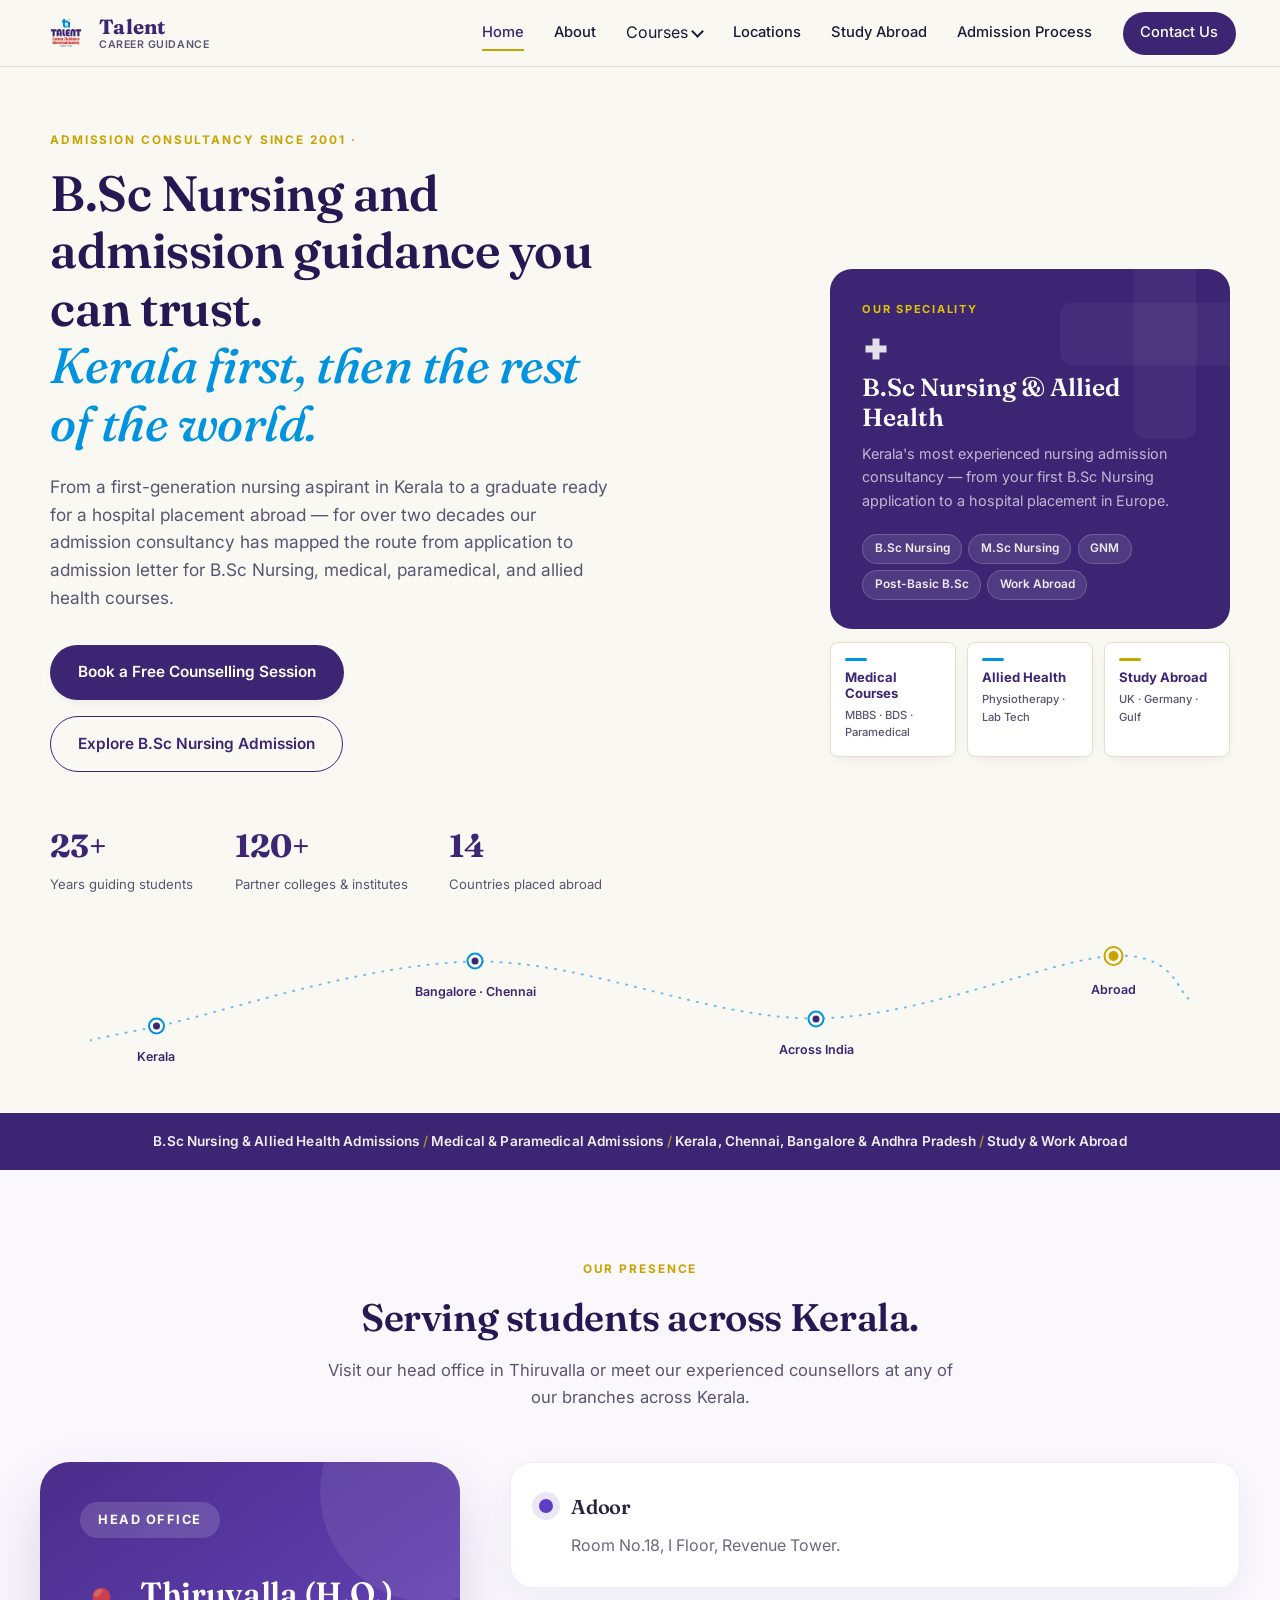
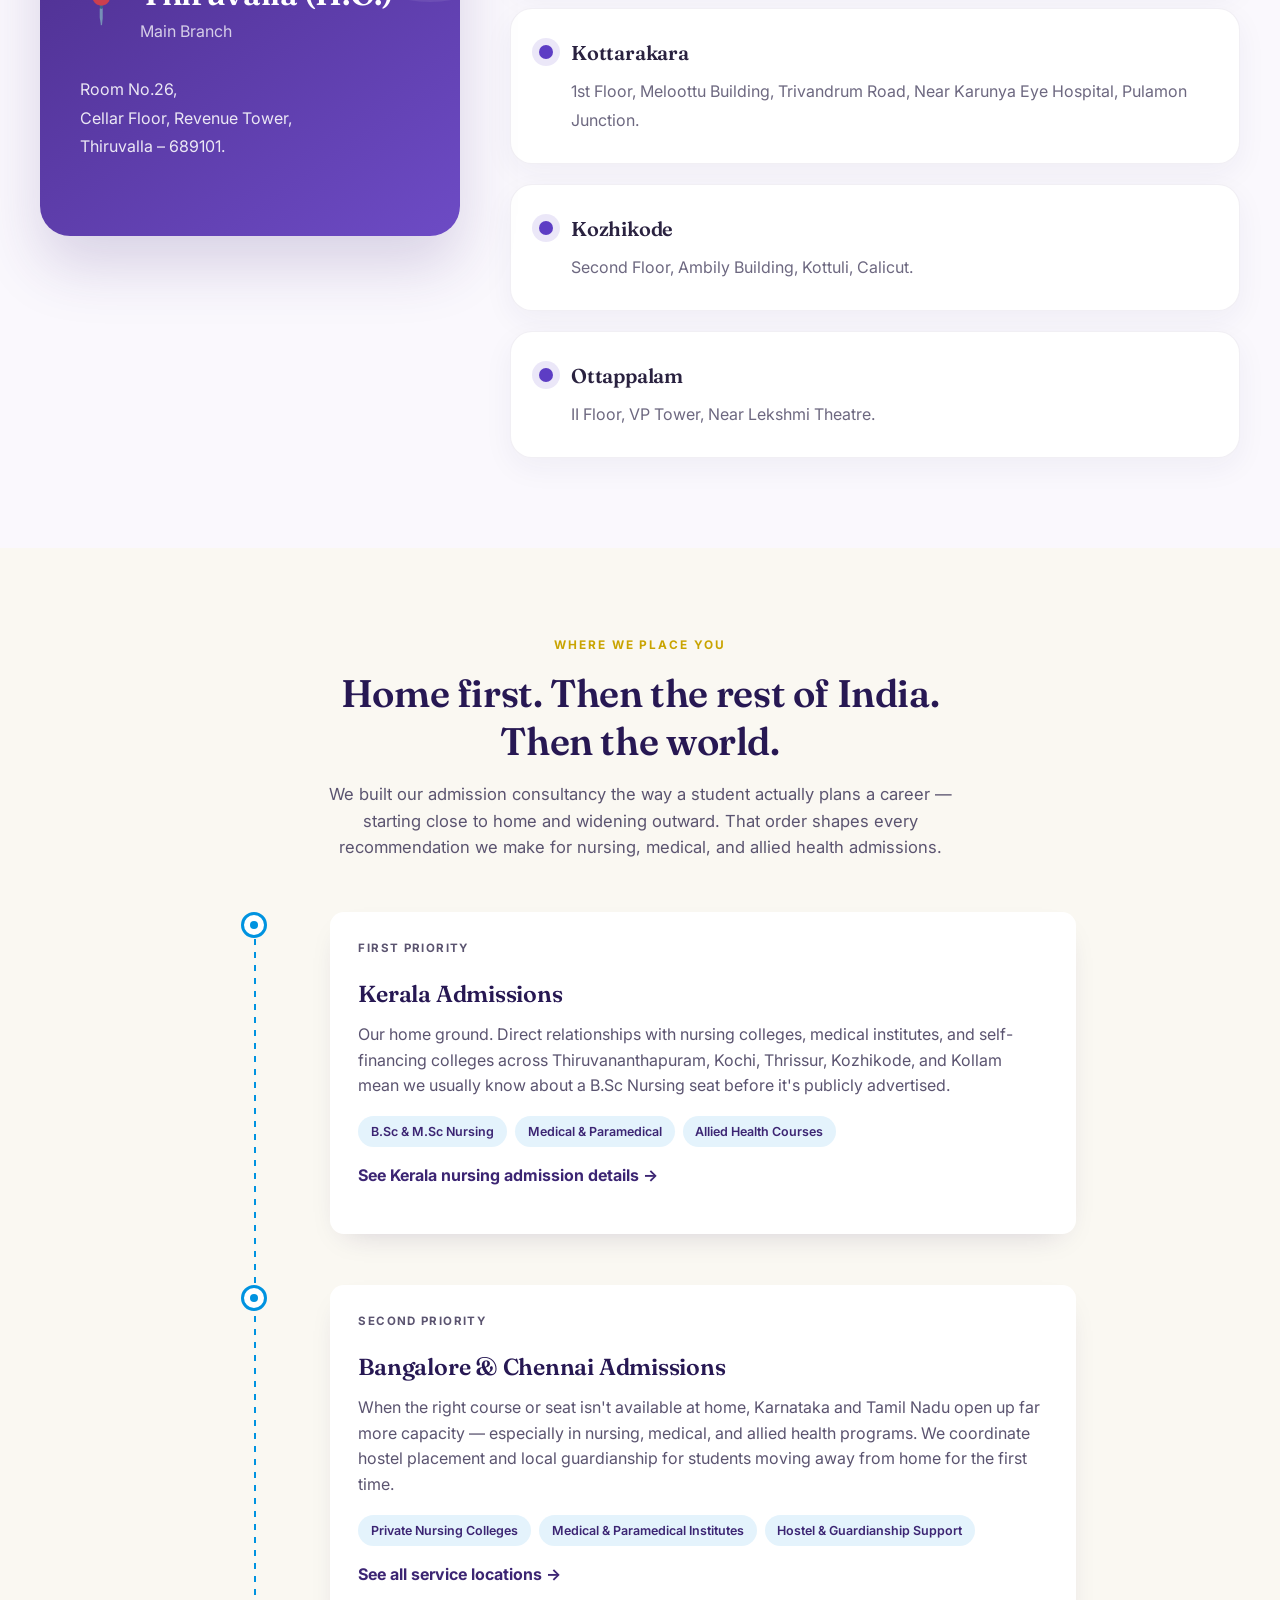
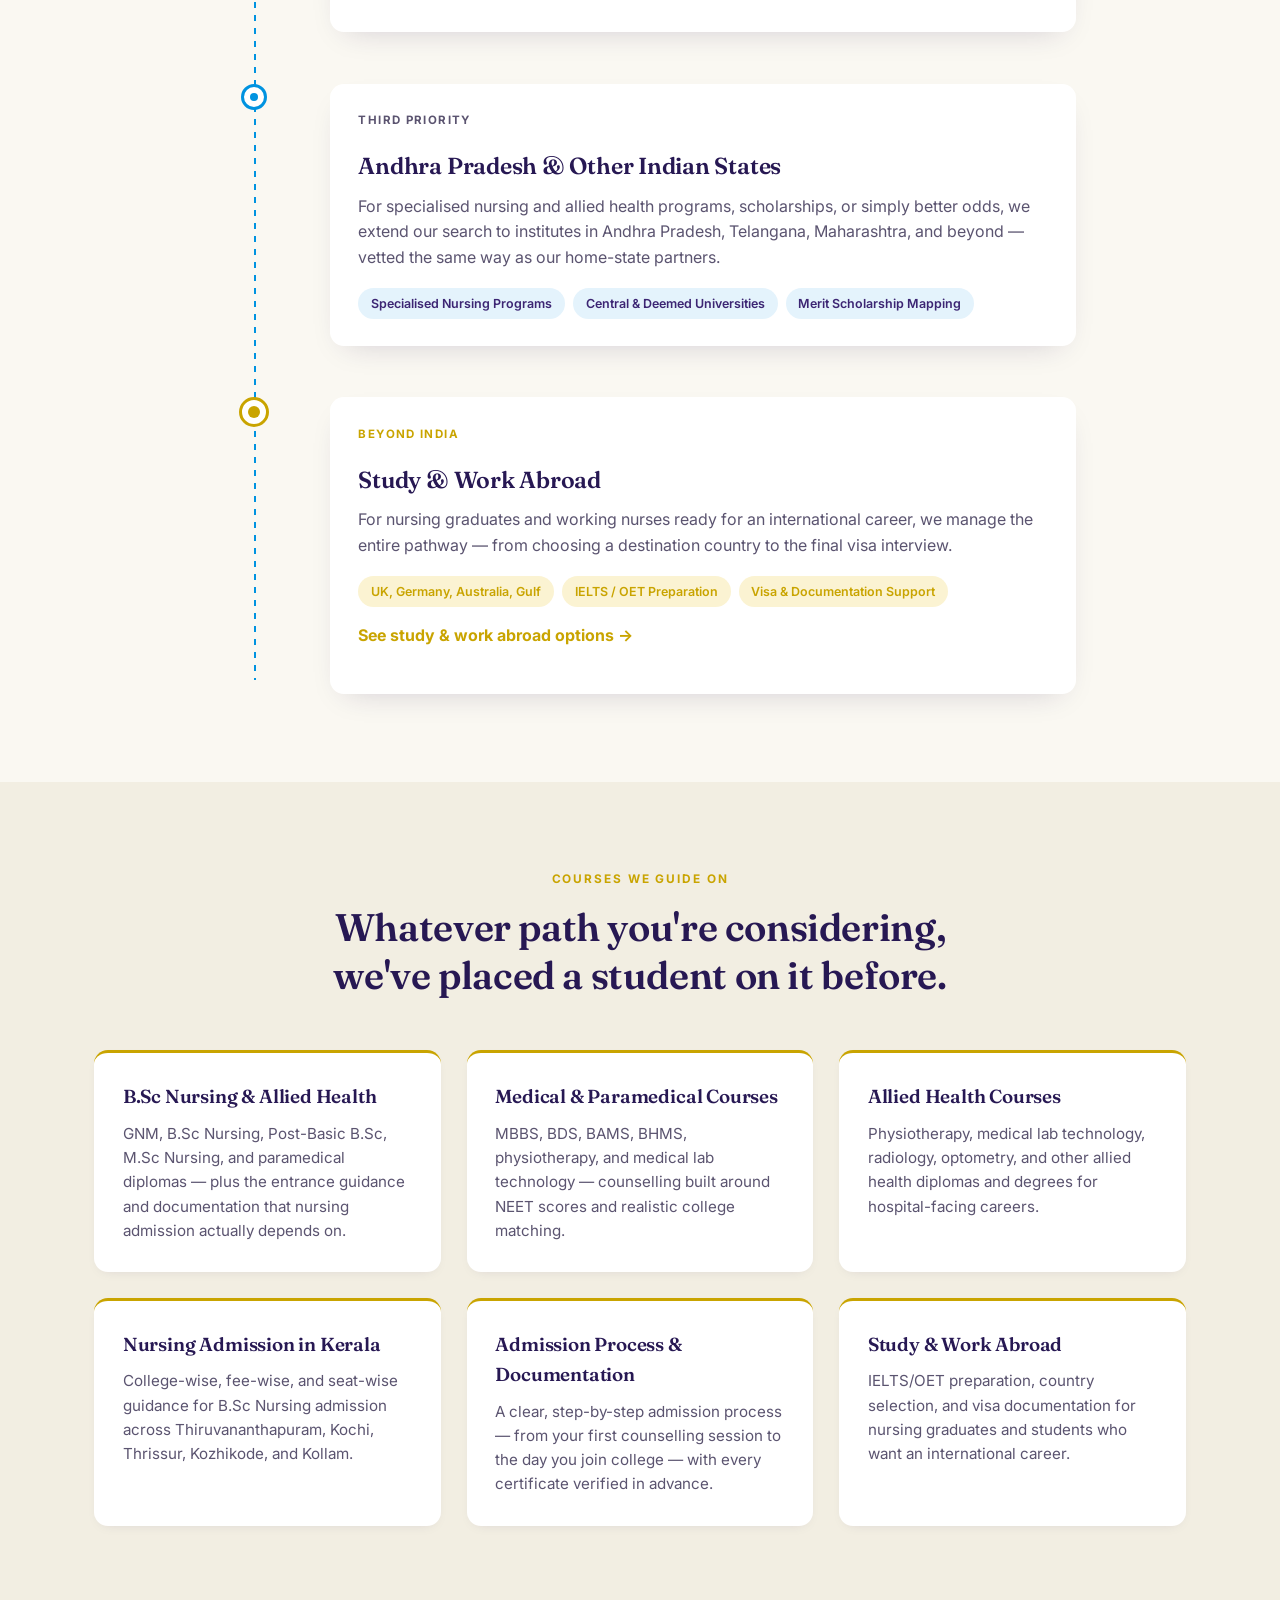
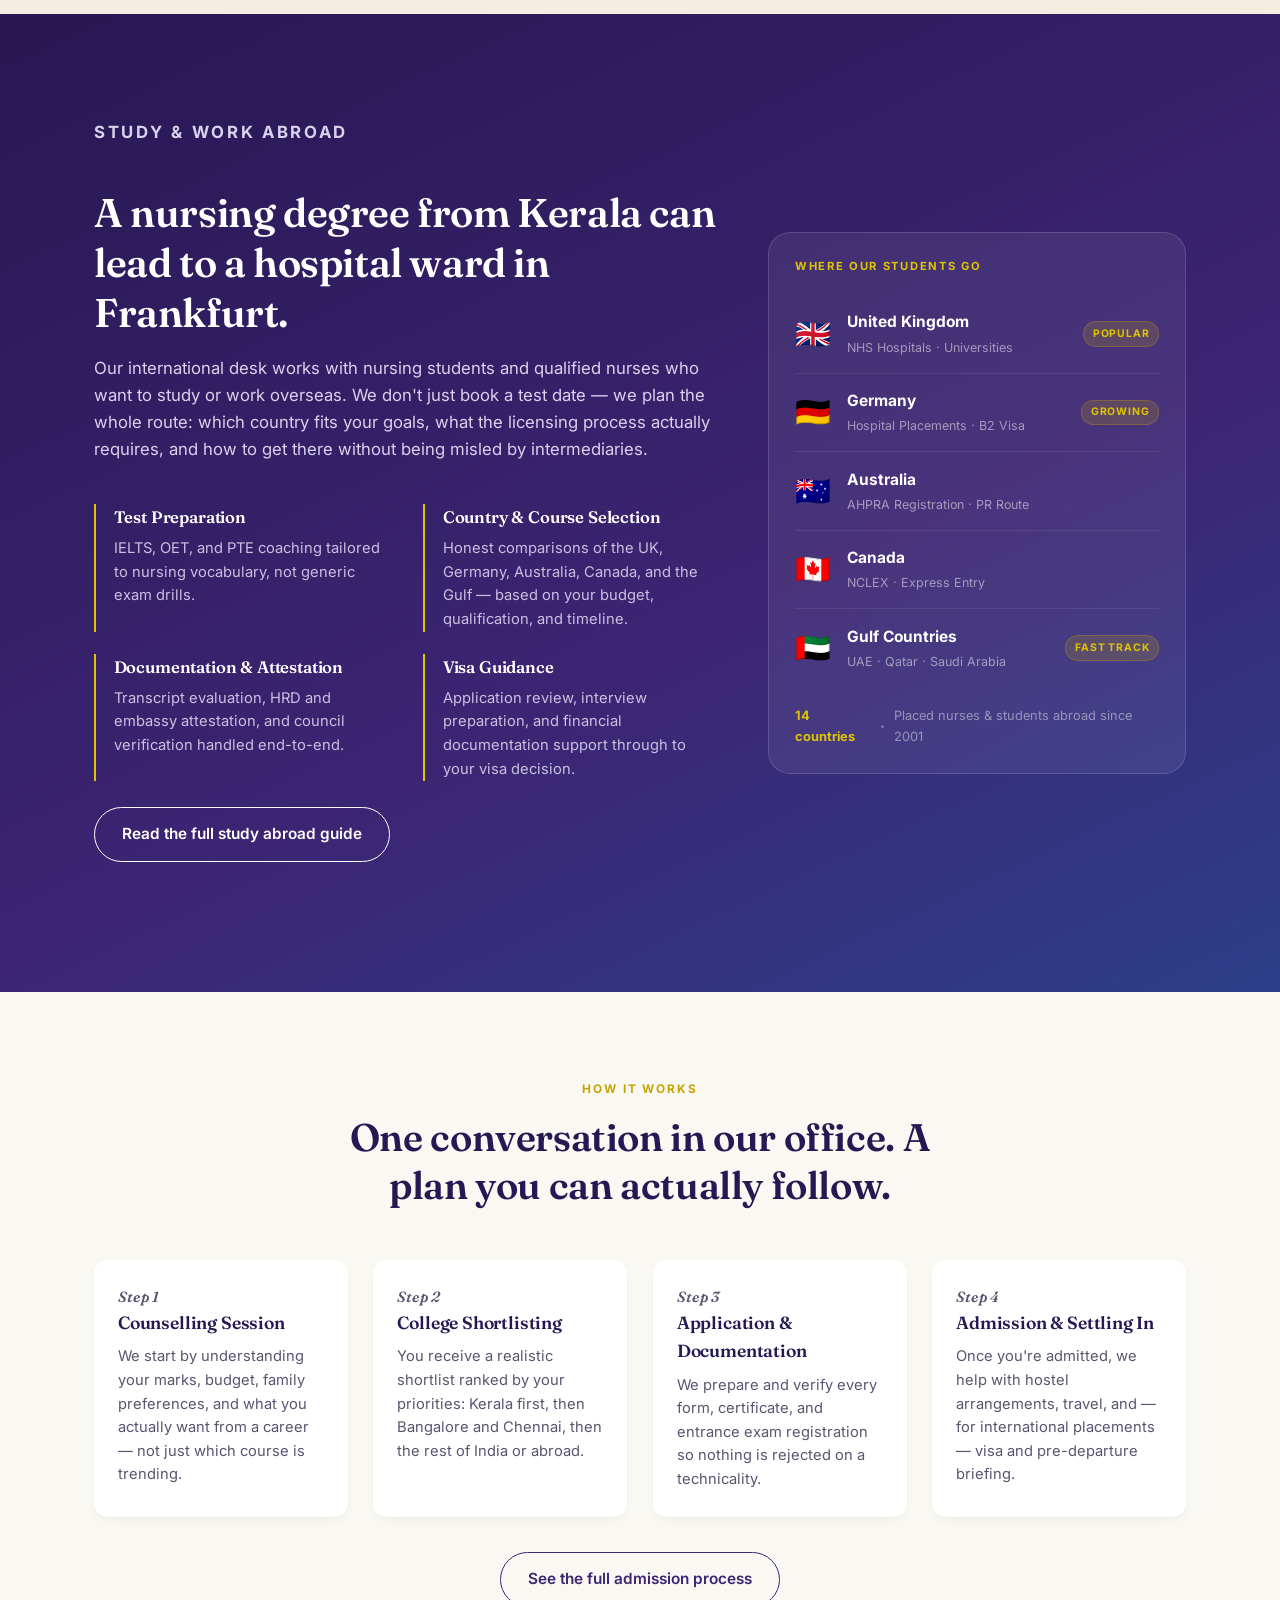
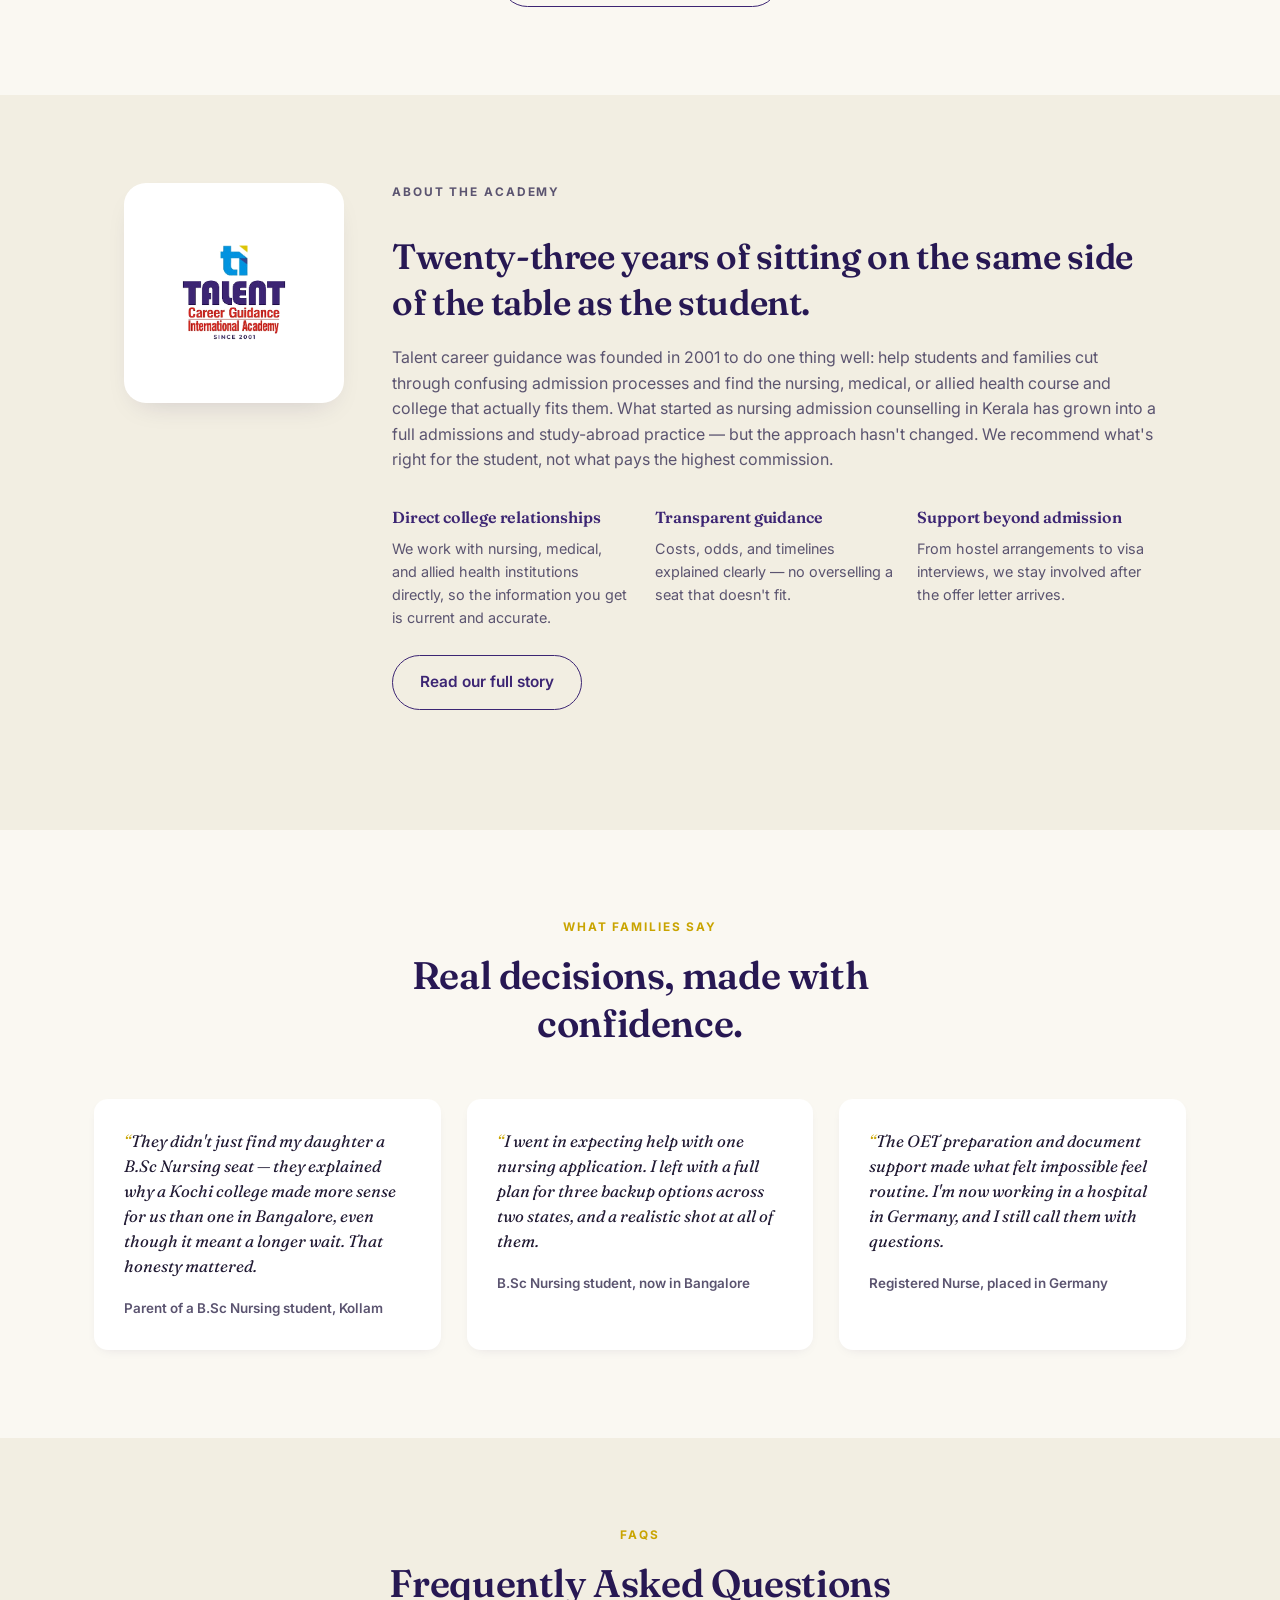
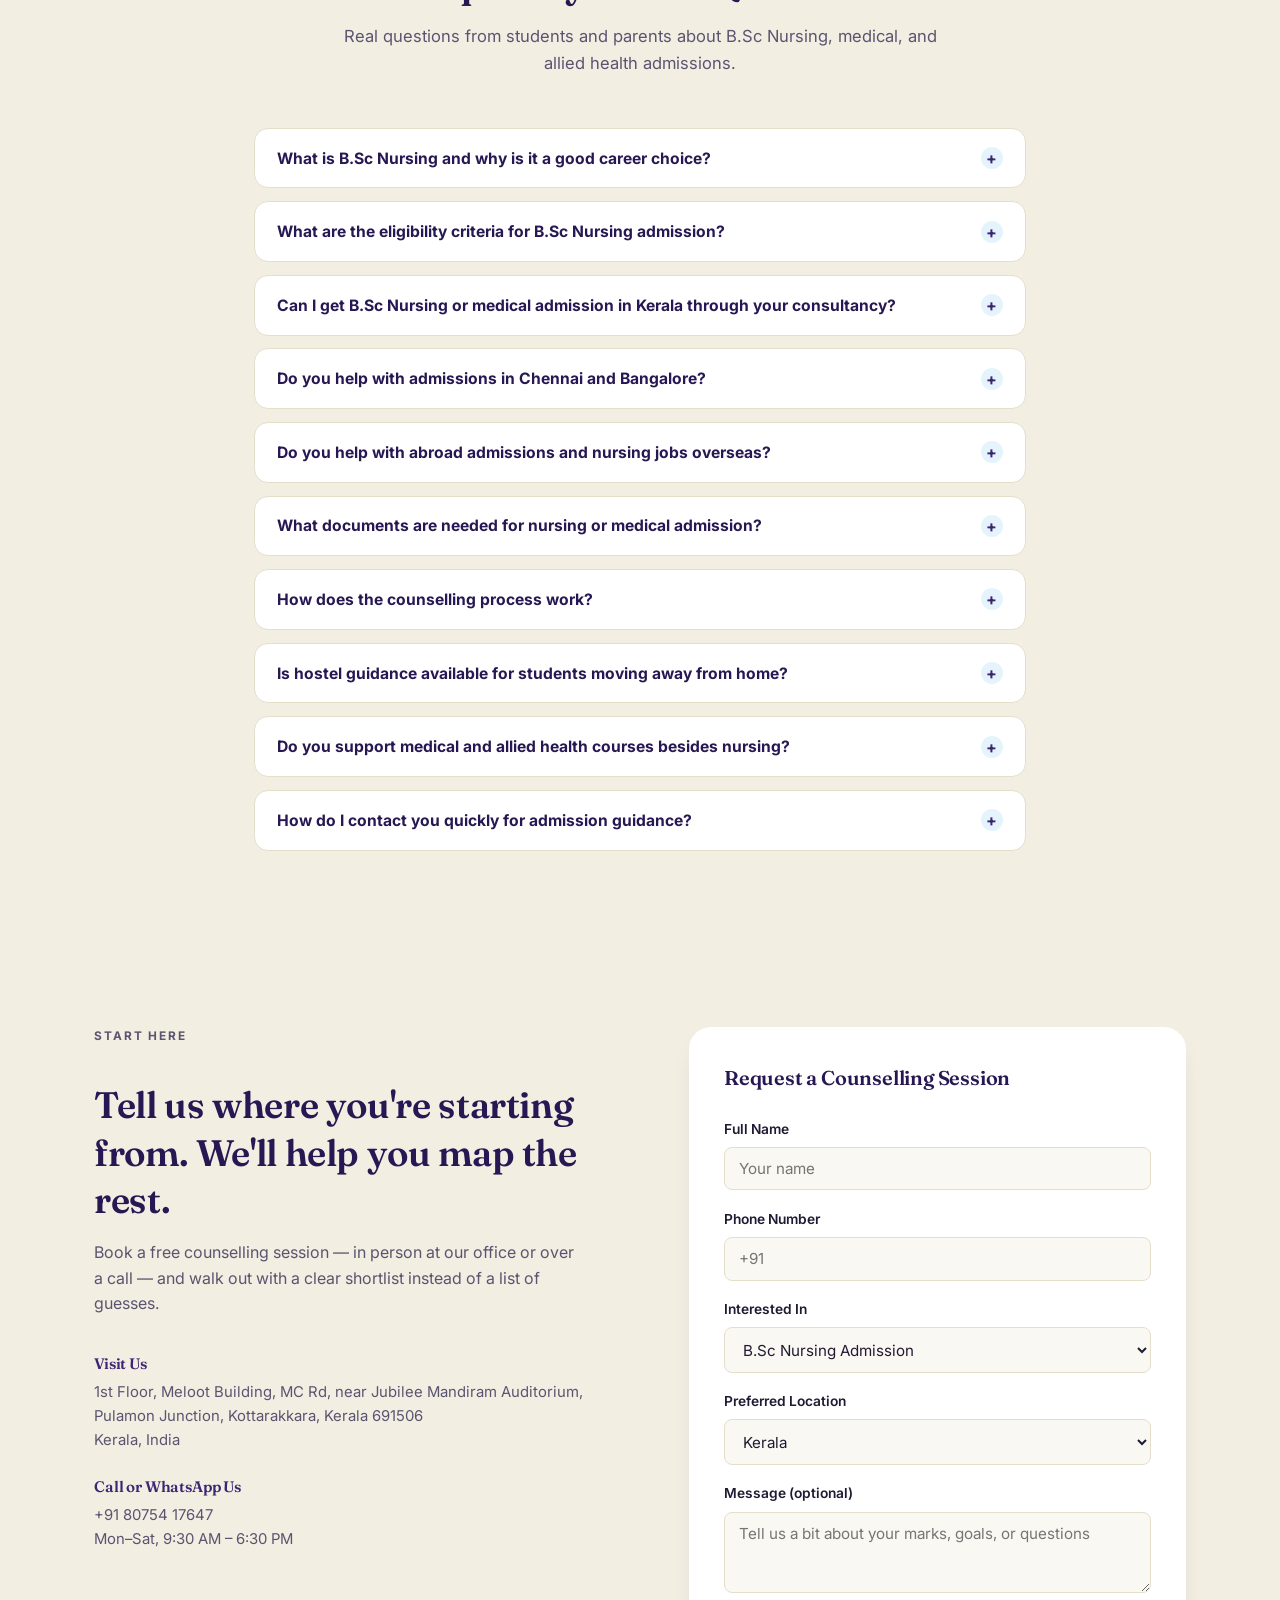
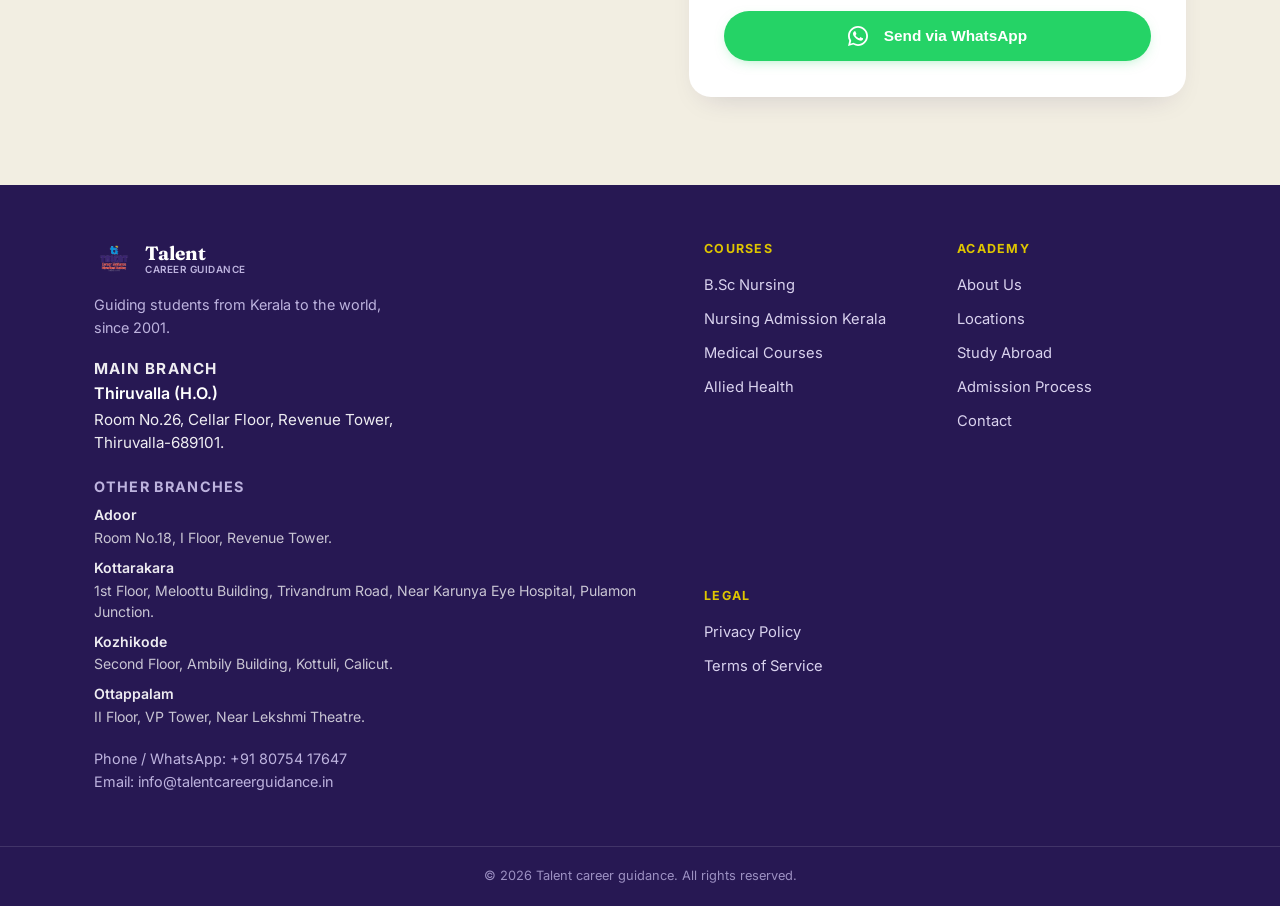
<file: index.html>
<!DOCTYPE html>
<html lang="en">
<head>
<meta charset="UTF-8">
<meta name="viewport" content="width=device-width, initial-scale=1.0">
<title>B.Sc Nursing & Admission Consultancy in Kerala | Talent Career Guidance</title>
<meta name="description" content="Trusted admission consultancy since 2001 for B.Sc Nursing, medical, paramedical and allied health courses in Kerala, Chennai, Bangalore, Andhra Pradesh, and abroad. Book a free counselling session.">
<link rel="canonical" href="https://www.talentcareerguidance.in/">

<!-- Favicons -->
<link rel="icon" type="image/png" sizes="32x32" href="assets/icons/favicon-32x32.png">
<link rel="icon" type="image/png" sizes="16x16" href="assets/icons/favicon-16x16.png">
<link rel="apple-touch-icon" sizes="180x180" href="assets/icons/apple-touch-icon.png">
<link rel="icon" href="assets/icons/favicon.ico">
<link rel="manifest" href="manifest.webmanifest">
<meta name="theme-color" content="#3C2573">

<!-- Open Graph -->
<meta property="og:type" content="website">
<meta property="og:site_name" content="Talent career guidance">
<meta property="og:title" content="B.Sc Nursing & Admission Consultancy in Kerala | Talent Career Guidance">
<meta property="og:description" content="Trusted admission consultancy since 2001 for B.Sc Nursing, medical, paramedical and allied health courses in Kerala, Chennai, Bangalore, Andhra Pradesh, and abroad. Book a free counselling session.">
<meta property="og:url" content="https://www.talentcareerguidance.in/">
<meta property="og:image" content="https://www.talentcareerguidance.in/assets/logo.png">
<meta property="og:locale" content="en_IN">

<!-- Twitter -->
<meta name="twitter:card" content="summary_large_image">
<meta name="twitter:title" content="B.Sc Nursing & Admission Consultancy in Kerala | Talent Career Guidance">
<meta name="twitter:description" content="Trusted admission consultancy since 2001 for B.Sc Nursing, medical, paramedical and allied health courses in Kerala, Chennai, Bangalore, Andhra Pradesh, and abroad. Book a free counselling session.">
<meta name="twitter:image" content="https://www.talentcareerguidance.in/assets/logo.png">

<link rel="preconnect" href="https://fonts.googleapis.com">
<link rel="preconnect" href="https://fonts.gstatic.com" crossorigin>
<link href="https://fonts.googleapis.com/css2?family=Fraunces:ital,opsz,wght@0,9..144,300;0,9..144,400;0,9..144,500;0,9..144,600;0,9..144,700;1,9..144,500&family=Inter:wght@400;500;600;700;800&display=swap" rel="stylesheet">
<link rel="stylesheet" href="styles.css">
<script type="application/ld+json">
{
  "@context": "https://schema.org",
  "@type": "EducationalOrganization",
  "name": "Talent career guidance",
  "alternateName": "Talent Career Guidance",
  "url": "https://www.talentcareerguidance.in/",
  "logo": "https://www.talentcareerguidance.in/assets/logo.png",
  "image": "https://www.talentcareerguidance.in/assets/logo.png",
  "description": "Educational consultancy guiding students to admissions in B.Sc Nursing, medical, paramedical and allied health courses across Kerala, Chennai, Bangalore, Andhra Pradesh, and abroad.",
  "foundingDate": "2001",
  "address": {
    "@type": "PostalAddress",
    "streetAddress": "1st Floor, Meloot Building, MC Rd, near Jubilee Mandiram Auditorium, Pulamon Junction",
    "addressLocality": "Kottarakkara",
    "addressRegion": "Kerala",
    "postalCode": "691506",
    "addressCountry": "IN"
  },
  "geo": {
    "@type": "GeoCoordinates",
    "latitude": 9.0739,
    "longitude": 76.7727
  },
  "telephone": "+918075417647",
  "email": "info@talentcareerguidance.in",
  "areaServed": ["Kerala", "Chennai", "Bangalore", "Andhra Pradesh", "India", "Abroad"],
  "sameAs": []
}
</script>
<script type="application/ld+json">
{
  "@context": "https://schema.org",
  "@type": "LocalBusiness",
  "name": "Talent career guidance",
  "image": "https://www.talentcareerguidance.in/assets/logo.png",
  "url": "https://www.talentcareerguidance.in/",
  "telephone": "+918075417647",
  "priceRange": "Free counselling",
  "address": {
    "@type": "PostalAddress",
    "streetAddress": "1st Floor, Meloot Building, MC Rd, near Jubilee Mandiram Auditorium, Pulamon Junction",
    "addressLocality": "Kottarakkara",
    "addressRegion": "Kerala",
    "postalCode": "691506",
    "addressCountry": "IN"
  },
  "geo": {
    "@type": "GeoCoordinates",
    "latitude": 9.0739,
    "longitude": 76.7727
  },
  "openingHoursSpecification": {
    "@type": "OpeningHoursSpecification",
    "dayOfWeek": ["Monday","Tuesday","Wednesday","Thursday","Friday","Saturday"],
    "opens": "09:30",
    "closes": "18:30"
  }
}
</script>
</head>
<body>

<!-- ============ HEADER ============ -->
<header class="site-header" id="top">
  <div class="header-inner">
    <a class="brand" href="index.html">
      <img src="assets/logo.png" alt="Talent career guidance logo" class="brand-mark">
      <span class="brand-text">
        <span class="brand-name">Talent</span>
        <span class="brand-sub">career guidance</span>
      </span>
    </a>

    <nav class="main-nav" id="main-nav">
      <a href="index.html" class=" active">Home</a>
      <a href="about.html" class="">About</a>
      <div class="has-dropdown">
        <span class="dropdown-toggle" tabindex="0">Courses <span class="dropdown-caret"></span></span>
        <div class="dropdown-menu">
          <a href="bsc-nursing.html">B.Sc Nursing Admission</a>
          <a href="nursing-admission-kerala.html">Nursing Admission in Kerala</a>
          <a href="medical-courses.html">Medical &amp; MBBS/BDS Courses</a>
          <a href="allied-health-courses.html">Paramedical &amp; Allied Health</a>
        </div>
      </div>
      <a href="locations.html" class="">Locations</a>
      <a href="abroad-admissions.html" class="">Study Abroad</a>
      <a href="admission-process.html" class="">Admission Process</a>
      <a href="contact.html" class="nav-cta"> <span class="button"> Contact Us </span> </a>
    </nav>

    <button class="nav-toggle" id="nav-toggle" aria-label="Toggle navigation" aria-expanded="false">
      <span></span><span></span><span></span>
    </button>
  </div>
</header>

<!-- ============ HERO ============ -->
<section class="hero">
  <div class="hero-grid">
    <div class="hero-copy">
      <p class="eyebrow">Admission consultancy since 2001 &middot; </p>
      <h1 class="hero-title">B.Sc Nursing and admission guidance you can trust. <span class="hero-title-accent">Kerala first, then the rest of the world.</span></h1>
      <p class="hero-sub">From a first-generation nursing aspirant in Kerala to a graduate ready for a hospital placement abroad — for over two decades our admission consultancy has mapped the route from application to admission letter for B.Sc Nursing, medical, paramedical, and allied health courses.</p>
      <div class="hero-actions">
        <a href="contact.html" class="btn btn-primary">Book a Free Counselling Session</a>
        <a href="bsc-nursing.html" class="btn btn-ghost">Explore B.Sc Nursing Admission</a>
      </div>
      <div class="hero-stats">
        <div class="stat"><span class="stat-num">23+</span><span class="stat-label">Years guiding students</span></div>
        <div class="stat"><span class="stat-num">120+</span><span class="stat-label">Partner colleges &amp; institutes</span></div>
        <div class="stat"><span class="stat-num">14</span><span class="stat-label">Countries placed abroad</span></div>
      </div>
    </div>

    <div class="hero-disciplines">
      <div class="discipline-featured">
        <svg class="discipline-cross-bg" viewBox="0 0 100 100" aria-hidden="true">
          <rect x="35" y="0" width="30" height="100" rx="6"/>
          <rect x="0" y="35" width="100" height="30" rx="6"/>
        </svg>
        <p class="discipline-eyebrow">Our speciality</p>
        <svg class="discipline-cross-icon" viewBox="0 0 24 24" fill="none" aria-hidden="true">
          <path d="M9 3h6v6h6v6h-6v6H9v-6H3V9h6V3z" fill="currentColor"/>
        </svg>
        <div class="discipline-title">B.Sc Nursing &amp; Allied Health</div>
        <p class="discipline-desc">Kerala's most experienced nursing admission consultancy — from your first B.Sc Nursing application to a hospital placement in Europe.</p>
        <ul class="discipline-tags">
          <li><a href="bsc-nursing.html" style="color:inherit">B.Sc Nursing</a></li>
          <li>M.Sc Nursing</li>
          <li>GNM</li>
          <li>Post-Basic B.Sc</li>
          <li><a href="abroad-admissions.html" style="color:inherit">Work Abroad</a></li>
        </ul>
      </div>
      <div class="discipline-row">
        <a href="medical-courses.html" class="discipline-card">
          <span class="discipline-card-accent dc-sky"></span>
          <span class="discipline-card-name">Medical Courses</span>
          <span class="discipline-card-sub">MBBS · BDS · Paramedical</span>
        </a>
        <a href="allied-health-courses.html" class="discipline-card">
          <span class="discipline-card-accent dc-sky"></span>
          <span class="discipline-card-name">Allied Health</span>
          <span class="discipline-card-sub">Physiotherapy · Lab Tech</span>
        </a>
        <a href="abroad-admissions.html" class="discipline-card">
          <span class="discipline-card-accent dc-gold"></span>
          <span class="discipline-card-name">Study Abroad</span>
          <span class="discipline-card-sub">UK · Germany · Gulf</span>
        </a>
      </div>
    </div>
  </div>

  <div class="hero-route" aria-hidden="true">
    <svg viewBox="0 0 1200 160" preserveAspectRatio="none" class="route-svg">
      <path d="M0,110 C12,107 2,109 72,93 C142,77 300,15 420,13 C540,11 676,84 792,83 C908,82 1048,10 1116,6 C1184,2 1186,51 1200,60" class="route-path"/>
    </svg>
    <div class="route-point rp-1"><span class="route-dot"></span><span class="route-label">Kerala</span></div>
    <div class="route-point rp-2"><span class="route-dot"></span><span class="route-label">Bangalore · Chennai</span></div>
    <div class="route-point rp-3"><span class="route-dot"></span><span class="route-label">Across India</span></div>
    <div class="route-point rp-4"><span class="route-dot route-dot-final"></span><span class="route-label">Abroad</span></div>
  </div>
</section>

<!-- ============ TRUST STRIP ============ -->
<section class="trust-strip">
  <div class="trust-inner">
    <p class="trust-item">B.Sc Nursing &amp; Allied Health Admissions <span class="trust-divider">/</span> Medical &amp; Paramedical Admissions <span class="trust-divider">/</span> Kerala, Chennai, Bangalore &amp; Andhra Pradesh <span class="trust-divider">/</span> Study &amp; Work Abroad</p>
  </div>
</section>
<!-- ============ OUR PRESENCE ============ -->
<section class="locations-hub">
    <div class="section-head">
        <p class="eyebrow">Our Presence</p>
        <h2>Serving students across Kerala.</h2>
        <p class="section-intro">
            Visit our head office in Thiruvalla or meet our experienced counsellors at any of our branches across Kerala.
        </p>
    </div>

    <div class="location-grid">

        <article class="location-main">
            <div class="location-label">Head Office</div>

            <div class="location-title">
                <span class="location-icon">📍</span>
                <div>
                    <h3>Thiruvalla (H.O.)</h3>
                    <span>Main Branch</span>
                </div>
            </div>

            <p>
                Room No.26,<br>
                Cellar Floor, Revenue Tower,<br>
                Thiruvalla – 689101.
            </p>

        </article>

        <div class="location-list">

            <article class="location-item">
                <div class="location-left">
                    <span class="location-dot"></span>

                    <div>
                        <h4>Adoor</h4>
                        <p>Room No.18, I Floor, Revenue Tower.</p>
                    </div>
                </div>
            </article>

            <article class="location-item">
                <div class="location-left">
                    <span class="location-dot"></span>

                    <div>
                        <h4>Kottarakara</h4>
                        <p>
                            1st Floor, Meloottu Building,
                            Trivandrum Road,
                            Near Karunya Eye Hospital,
                            Pulamon Junction.
                        </p>
                    </div>
                </div>
            </article>

            <article class="location-item">
                <div class="location-left">
                    <span class="location-dot"></span>

                    <div>
                        <h4>Kozhikode</h4>
                        <p>
                            Second Floor,
                            Ambily Building,
                            Kottuli, Calicut.
                        </p>
                    </div>
                </div>
            </article>

            <article class="location-item">
                <div class="location-left">
                    <span class="location-dot"></span>

                    <div>
                        <h4>Ottappalam</h4>
                        <p>
                            II Floor,
                            VP Tower,
                            Near Lekshmi Theatre.
                        </p>
                    </div>
                </div>
            </article>

        </div>

    </div>
</section>


<!-- ============ DESTINATIONS ============ -->
<section class="destinations" id="destinations">
  <div class="section-head">
    <p class="eyebrow">Where we place you</p>
    <h2>Home first. Then the rest of India. Then the world.</h2>
    <p class="section-intro">We built our admission consultancy the way a student actually plans a career — starting close to home and widening outward. That order shapes every recommendation we make for nursing, medical, and allied health admissions.</p>
  </div>

  <div class="route-map">
    <div class="route-line" aria-hidden="true"></div>

    <article class="route-card priority-1">
      <div class="route-marker"><span class="marker-icon" aria-hidden="true"></span></div>
      <div class="route-card-body">
        <p class="route-rank">First priority</p>
        <h3>Kerala Admissions</h3>
        <p>Our home ground. Direct relationships with nursing colleges, medical institutes, and self-financing colleges across Thiruvananthapuram, Kochi, Thrissur, Kozhikode, and Kollam mean we usually know about a B.Sc Nursing seat before it's publicly advertised.</p>
        <ul class="route-tags">
          <li>B.Sc &amp; M.Sc Nursing</li>
          <li>Medical &amp; Paramedical</li>
          <li>Allied Health Courses</li>
        </ul>
        <p style="margin-top:1rem"><a href="nursing-admission-kerala.html" class="card-link" style="font-weight:700;color:var(--indigo)">See Kerala nursing admission details →</a></p>
      </div>
    </article>

    <article class="route-card priority-2">
      <div class="route-marker"><span class="marker-icon" aria-hidden="true"></span></div>
      <div class="route-card-body">
        <p class="route-rank">Second priority</p>
        <h3>Bangalore &amp; Chennai Admissions</h3>
        <p>When the right course or seat isn't available at home, Karnataka and Tamil Nadu open up far more capacity — especially in nursing, medical, and allied health programs. We coordinate hostel placement and local guardianship for students moving away from home for the first time.</p>
        <ul class="route-tags">
          <li>Private Nursing Colleges</li>
          <li>Medical &amp; Paramedical Institutes</li>
          <li>Hostel &amp; Guardianship Support</li>
        </ul>
        <p style="margin-top:1rem"><a href="locations.html" class="card-link" style="font-weight:700;color:var(--indigo)">See all service locations →</a></p>
      </div>
    </article>

    <article class="route-card priority-3">
      <div class="route-marker"><span class="marker-icon" aria-hidden="true"></span></div>
      <div class="route-card-body">
        <p class="route-rank">Third priority</p>
        <h3>Andhra Pradesh &amp; Other Indian States</h3>
        <p>For specialised nursing and allied health programs, scholarships, or simply better odds, we extend our search to institutes in Andhra Pradesh, Telangana, Maharashtra, and beyond — vetted the same way as our home-state partners.</p>
        <ul class="route-tags">
          <li>Specialised Nursing Programs</li>
          <li>Central &amp; Deemed Universities</li>
          <li>Merit Scholarship Mapping</li>
        </ul>
      </div>
    </article>

    <article class="route-card priority-4">
      <div class="route-marker"><span class="marker-icon marker-final" aria-hidden="true"></span></div>
      <div class="route-card-body">
        <p class="route-rank">Beyond India</p>
        <h3>Study &amp; Work Abroad</h3>
        <p>For nursing graduates and working nurses ready for an international career, we manage the entire pathway — from choosing a destination country to the final visa interview.</p>
        <ul class="route-tags">
          <li>UK, Germany, Australia, Gulf</li>
          <li>IELTS / OET Preparation</li>
          <li>Visa &amp; Documentation Support</li>
        </ul>
        <p style="margin-top:1rem"><a href="abroad-admissions.html" class="card-link" style="font-weight:700;color:var(--gold)">See study &amp; work abroad options →</a></p>
      </div>
    </article>
  </div>
</section>

<!-- ============ COURSES ============ -->
<section class="courses" id="courses">
  <div class="section-head">
    <p class="eyebrow">Courses we guide on</p>
    <h2>Whatever path you're considering, we've placed a student on it before.</h2>
  </div>

  <div class="course-grid">
    <a href="bsc-nursing.html" class="course-card">
      <h3>B.Sc Nursing &amp; Allied Health</h3>
      <p>GNM, B.Sc Nursing, Post-Basic B.Sc, M.Sc Nursing, and paramedical diplomas — plus the entrance guidance and documentation that nursing admission actually depends on.</p>
    </a>
    <a href="medical-courses.html" class="course-card">
      <h3>Medical &amp; Paramedical Courses</h3>
      <p>MBBS, BDS, BAMS, BHMS, physiotherapy, and medical lab technology — counselling built around NEET scores and realistic college matching.</p>
    </a>
    <a href="allied-health-courses.html" class="course-card">
      <h3>Allied Health Courses</h3>
      <p>Physiotherapy, medical lab technology, radiology, optometry, and other allied health diplomas and degrees for hospital-facing careers.</p>
    </a>
    <a href="nursing-admission-kerala.html" class="course-card">
      <h3>Nursing Admission in Kerala</h3>
      <p>College-wise, fee-wise, and seat-wise guidance for B.Sc Nursing admission across Thiruvananthapuram, Kochi, Thrissur, Kozhikode, and Kollam.</p>
    </a>
    <a href="admission-process.html" class="course-card">
      <h3>Admission Process &amp; Documentation</h3>
      <p>A clear, step-by-step admission process — from your first counselling session to the day you join college — with every certificate verified in advance.</p>
    </a>
    <a href="abroad-admissions.html" class="course-card">
      <h3>Study &amp; Work Abroad</h3>
      <p>IELTS/OET preparation, country selection, and visa documentation for nursing graduates and students who want an international career.</p>
    </a>
  </div>
</section>

<!-- ============ STUDY ABROAD ============ -->
<section class="abroad" id="abroad">
  <div class="abroad-inner">
    <div class="abroad-copy">
      <p class="eyebrow eyebrow-light">Study &amp; work abroad</p>
      <h2>A nursing degree from Kerala can lead to a hospital ward in Frankfurt.</h2>
      <p>Our international desk works with nursing students and qualified nurses who want to study or work overseas. We don't just book a test date — we plan the whole route: which country fits your goals, what the licensing process actually requires, and how to get there without being misled by intermediaries.</p>

      <div class="abroad-points">
        <div class="abroad-point">
          <h4>Test Preparation</h4>
          <p>IELTS, OET, and PTE coaching tailored to nursing vocabulary, not generic exam drills.</p>
        </div>
        <div class="abroad-point">
          <h4>Country &amp; Course Selection</h4>
          <p>Honest comparisons of the UK, Germany, Australia, Canada, and the Gulf — based on your budget, qualification, and timeline.</p>
        </div>
        <div class="abroad-point">
          <h4>Documentation &amp; Attestation</h4>
          <p>Transcript evaluation, HRD and embassy attestation, and council verification handled end-to-end.</p>
        </div>
        <div class="abroad-point">
          <h4>Visa Guidance</h4>
          <p>Application review, interview preparation, and financial documentation support through to your visa decision.</p>
        </div>
      </div>
      <p style="margin-top:1.6rem"><a href="abroad-admissions.html" class="btn btn-ghost" style="border-color:#fff;color:#fff">Read the full study abroad guide</a></p>
    </div>

    <div class="abroad-visual">
      <div class="abroad-visual-label">Where our students go</div>
      <div class="abroad-dest-list">
        <div class="abroad-dest-item">
          <span class="abroad-dest-flag" role="img" aria-label="United Kingdom flag">🇬🇧</span>
          <div class="abroad-dest-info"><span class="abroad-dest-country">United Kingdom</span><span class="abroad-dest-detail">NHS Hospitals · Universities</span></div>
          <span class="abroad-dest-badge">Popular</span>
        </div>
        <div class="abroad-dest-item">
          <span class="abroad-dest-flag" role="img" aria-label="Germany flag">🇩🇪</span>
          <div class="abroad-dest-info"><span class="abroad-dest-country">Germany</span><span class="abroad-dest-detail">Hospital Placements · B2 Visa</span></div>
          <span class="abroad-dest-badge">Growing</span>
        </div>
        <div class="abroad-dest-item">
          <span class="abroad-dest-flag" role="img" aria-label="Australia flag">🇦🇺</span>
          <div class="abroad-dest-info"><span class="abroad-dest-country">Australia</span><span class="abroad-dest-detail">AHPRA Registration · PR Route</span></div>
        </div>
        <div class="abroad-dest-item">
          <span class="abroad-dest-flag" role="img" aria-label="Canada flag">🇨🇦</span>
          <div class="abroad-dest-info"><span class="abroad-dest-country">Canada</span><span class="abroad-dest-detail">NCLEX · Express Entry</span></div>
        </div>
        <div class="abroad-dest-item">
          <span class="abroad-dest-flag" role="img" aria-label="Gulf countries flag">🇦🇪</span>
          <div class="abroad-dest-info"><span class="abroad-dest-country">Gulf Countries</span><span class="abroad-dest-detail">UAE · Qatar · Saudi Arabia</span></div>
          <span class="abroad-dest-badge">Fast Track</span>
        </div>
      </div>
      <div class="abroad-visual-footer">
        <span class="abroad-visual-stat">14 countries</span>
        <span class="abroad-visual-dot"></span>
        <span>Placed nurses &amp; students abroad since 2001</span>
      </div>
    </div>
  </div>
</section>

<!-- ============ PROCESS ============ -->
<section class="process" id="process">
  <div class="section-head">
    <p class="eyebrow">How it works</p>
    <h2>One conversation in our office. A plan you can actually follow.</h2>
  </div>

  <div class="process-grid">
    <div class="process-step">
      <p class="process-mark">Step 1</p>
      <h3>Counselling Session</h3>
      <p>We start by understanding your marks, budget, family preferences, and what you actually want from a career — not just which course is trending.</p>
    </div>
    <div class="process-step">
      <p class="process-mark">Step 2</p>
      <h3>College Shortlisting</h3>
      <p>You receive a realistic shortlist ranked by your priorities: Kerala first, then Bangalore and Chennai, then the rest of India or abroad.</p>
    </div>
    <div class="process-step">
      <p class="process-mark">Step 3</p>
      <h3>Application &amp; Documentation</h3>
      <p>We prepare and verify every form, certificate, and entrance exam registration so nothing is rejected on a technicality.</p>
    </div>
    <div class="process-step">
      <p class="process-mark">Step 4</p>
      <h3>Admission &amp; Settling In</h3>
      <p>Once you're admitted, we help with hostel arrangements, travel, and — for international placements — visa and pre-departure briefing.</p>
    </div>
  </div>
  <div style="text-align:center;margin-top:2.2rem">
    <a href="admission-process.html" class="btn btn-ghost">See the full admission process</a>
  </div>
</section>

<!-- ============ ABOUT ============ -->
<section class="about" id="about">
  <div class="about-inner">
    <div class="about-mark">
      <img src="assets/icon-mark.png" alt="Talent career guidance emblem" loading="lazy">
    </div>
    <div class="about-copy">
      <p class="eyebrow">About the academy</p>
      <h2>Twenty-three years of sitting on the same side of the table as the student.</h2>
      <p>Talent career guidance was founded in 2001 to do one thing well: help students and families cut through confusing admission processes and find the nursing, medical, or allied health course and college that actually fits them. What started as nursing admission counselling in Kerala has grown into a full admissions and study-abroad practice — but the approach hasn't changed. We recommend what's right for the student, not what pays the highest commission.</p>
      <div class="about-values">
        <div class="value-item"><h4>Direct college relationships</h4><p>We work with nursing, medical, and allied health institutions directly, so the information you get is current and accurate.</p></div>
        <div class="value-item"><h4>Transparent guidance</h4><p>Costs, odds, and timelines explained clearly — no overselling a seat that doesn't fit.</p></div>
        <div class="value-item"><h4>Support beyond admission</h4><p>From hostel arrangements to visa interviews, we stay involved after the offer letter arrives.</p></div>
      </div>
      <p style="margin-top:1.6rem"><a href="about.html" class="btn btn-ghost">Read our full story</a></p>
    </div>
  </div>
</section>

<!-- ============ TESTIMONIALS ============ -->
<section class="testimonials">
  <div class="section-head">
    <p class="eyebrow">What families say</p>
    <h2>Real decisions, made with confidence.</h2>
  </div>
  <div class="testimonial-grid">
    <figure class="testimonial-card">
      <blockquote>They didn't just find my daughter a B.Sc Nursing seat — they explained why a Kochi college made more sense for us than one in Bangalore, even though it meant a longer wait. That honesty mattered.</blockquote>
      <figcaption>Parent of a B.Sc Nursing student, Kollam</figcaption>
    </figure>
    <figure class="testimonial-card">
      <blockquote>I went in expecting help with one nursing application. I left with a full plan for three backup options across two states, and a realistic shot at all of them.</blockquote>
      <figcaption>B.Sc Nursing student, now in Bangalore</figcaption>
    </figure>
    <figure class="testimonial-card">
      <blockquote>The OET preparation and document support made what felt impossible feel routine. I'm now working in a hospital in Germany, and I still call them with questions.</blockquote>
      <figcaption>Registered Nurse, placed in Germany</figcaption>
    </figure>
  </div>
</section>

<!-- ============ FAQ ============ -->
<section class="faq" id="faq">
  <div class="section-head">
    <p class="eyebrow">FAQs</p>
    <h2>Frequently Asked Questions</h2>
    <p class="section-intro">Real questions from students and parents about B.Sc Nursing, medical, and allied health admissions.</p>
  </div>
  <div class="faq-list">
    <div class="faq-item">
      <button class="faq-question" aria-expanded="false">
        <span>What is B.Sc Nursing and why is it a good career choice?</span>
        <span class="faq-icon">+</span>
      </button>
      <div class="faq-answer"><div class="faq-answer-inner"><p>B.Sc Nursing is a four-year undergraduate degree that prepares students for a professional nursing career in hospitals in India and abroad. It combines classroom learning with supervised clinical practice and is one of the most in-demand allied health qualifications today.</p></div></div>
    </div>
    <div class="faq-item">
      <button class="faq-question" aria-expanded="false">
        <span>What are the eligibility criteria for B.Sc Nursing admission?</span>
        <span class="faq-icon">+</span>
      </button>
      <div class="faq-answer"><div class="faq-answer-inner"><p>Most colleges require a pass in Class 12 with Physics, Chemistry, and Biology, along with a minimum aggregate percentage set by the college or state authority. Age limits and entrance exam requirements vary by state — our counsellors check your specific eligibility during the free counselling session.</p></div></div>
    </div>
    <div class="faq-item">
      <button class="faq-question" aria-expanded="false">
        <span>Can I get B.Sc Nursing or medical admission in Kerala through your consultancy?</span>
        <span class="faq-icon">+</span>
      </button>
      <div class="faq-answer"><div class="faq-answer-inner"><p>Yes. Kerala is our home ground and our strongest area of expertise. We work directly with nursing, medical, and allied health colleges across Thiruvananthapuram, Kochi, Thrissur, Kozhikode, and Kollam.</p></div></div>
    </div>
    <div class="faq-item">
      <button class="faq-question" aria-expanded="false">
        <span>Do you help with admissions in Chennai and Bangalore?</span>
        <span class="faq-icon">+</span>
      </button>
      <div class="faq-answer"><div class="faq-answer-inner"><p>Yes. When the right seat isn't available in Kerala, we extend the search to trusted nursing, medical, and paramedical colleges in Chennai and Bangalore, including hostel and local guardianship support.</p></div></div>
    </div>
    <div class="faq-item">
      <button class="faq-question" aria-expanded="false">
        <span>Do you help with abroad admissions and nursing jobs overseas?</span>
        <span class="faq-icon">+</span>
      </button>
      <div class="faq-answer"><div class="faq-answer-inner"><p>Yes. Our international desk supports IELTS/OET preparation, country and course selection, documentation and attestation, and visa guidance for students and nurses aiming to study or work in the UK, Germany, Australia, Canada, and the Gulf.</p></div></div>
    </div>
    <div class="faq-item">
      <button class="faq-question" aria-expanded="false">
        <span>What documents are needed for nursing or medical admission?</span>
        <span class="faq-icon">+</span>
      </button>
      <div class="faq-answer"><div class="faq-answer-inner"><p>Typically your Class 10 and 12 mark sheets, transfer and conduct certificates, entrance exam scorecard (where applicable), community certificate, income certificate, and passport-size photographs. We verify every document before submission so nothing is rejected on a technicality.</p></div></div>
    </div>
    <div class="faq-item">
      <button class="faq-question" aria-expanded="false">
        <span>How does the counselling process work?</span>
        <span class="faq-icon">+</span>
      </button>
      <div class="faq-answer"><div class="faq-answer-inner"><p>It starts with a free session to understand your marks, budget, and goals. We then give you a realistic, ranked shortlist of colleges, help with applications and documentation, and stay involved through admission and settling in.</p></div></div>
    </div>
    <div class="faq-item">
      <button class="faq-question" aria-expanded="false">
        <span>Is hostel guidance available for students moving away from home?</span>
        <span class="faq-icon">+</span>
      </button>
      <div class="faq-answer"><div class="faq-answer-inner"><p>Yes. For students joining colleges in Bangalore, Chennai, Andhra Pradesh, or abroad, we help arrange hostel accommodation and, where needed, local guardianship for first-time movers.</p></div></div>
    </div>
    <div class="faq-item">
      <button class="faq-question" aria-expanded="false">
        <span>Do you support medical and allied health courses besides nursing?</span>
        <span class="faq-icon">+</span>
      </button>
      <div class="faq-answer"><div class="faq-answer-inner"><p>Yes. Alongside B.Sc Nursing, we guide students through MBBS, BDS, BAMS, BHMS, physiotherapy, medical lab technology, radiology, and other paramedical and allied health programs.</p></div></div>
    </div>
    <div class="faq-item">
      <button class="faq-question" aria-expanded="false">
        <span>How do I contact you quickly for admission guidance?</span>
        <span class="faq-icon">+</span>
      </button>
      <div class="faq-answer"><div class="faq-answer-inner"><p>You can call or WhatsApp us directly at +91 80754 17647, or fill in the enquiry form on our contact page and we'll get back to you promptly.</p></div></div>
    </div>
  </div>
</section>

<!-- ============ CONTACT / CTA ============ -->
<section class="contact" id="contact">
  <div class="contact-inner">
    <div class="contact-copy">
      <p class="eyebrow eyebrow-light">Start here</p>
      <h2>Tell us where you're starting from. We'll help you map the rest.</h2>
      <p>Book a free counselling session — in person at our office or over a call — and walk out with a clear shortlist instead of a list of guesses.</p>
      <div class="contact-details">
        <div class="contact-detail">
          <h4>Visit Us</h4>
          <p>1st Floor, Meloot Building, MC Rd, near Jubilee Mandiram Auditorium, Pulamon Junction, Kottarakkara, Kerala 691506<br>Kerala, India</p>
        </div>
        <div class="contact-detail">
          <h4>Call or WhatsApp Us</h4>
          <p><a href="tel:+918075417647">+91 80754 17647</a><br>Mon–Sat, 9:30 AM – 6:30 PM</p>
        </div>
      </div>
    </div>

    <form class="contact-form" id="contact-form">
      <h3>Request a Counselling Session</h3>
      <label>Full Name
        <input type="text" name="name" required placeholder="Your name">
      </label>
      <label>Phone Number
        <input type="tel" name="phone" required placeholder="+91">
      </label>
      <label>Interested In
        <select name="interest">
          <option>B.Sc Nursing Admission</option>
          <option>Medical / MBBS / BDS</option>
          <option>Paramedical / Allied Health</option>
          <option>Study Abroad</option>
          <option>Not sure yet — need guidance</option>
        </select>
      </label>
      <label>Preferred Location
        <select name="location">
          <option>Kerala</option>
          <option>Bangalore / Chennai</option>
          <option>Andhra Pradesh</option>
          <option>Abroad</option>
        </select>
      </label>
      <label>Message (optional)
        <textarea name="message" rows="3" placeholder="Tell us a bit about your marks, goals, or questions"></textarea>
      </label>
      <button type="submit" class="btn btn-whatsapp btn-full">
        <svg width="20" height="20" viewBox="0 0 24 24" fill="currentColor" aria-hidden="true" style="flex-shrink:0;margin-right:0.5rem"><path d="M17.472 14.382c-.297-.149-1.758-.867-2.03-.967-.273-.099-.471-.148-.67.15-.197.297-.767.966-.94 1.164-.173.199-.347.223-.644.075-.297-.15-1.255-.463-2.39-1.475-.883-.788-1.48-1.761-1.653-2.059-.173-.297-.018-.458.13-.606.134-.133.298-.347.446-.52.149-.174.198-.298.298-.497.099-.198.05-.371-.025-.52-.075-.149-.669-1.612-.916-2.207-.242-.579-.487-.5-.669-.51-.173-.008-.371-.01-.57-.01-.198 0-.52.074-.792.372-.272.297-1.04 1.016-1.04 2.479 0 1.462 1.065 2.875 1.213 3.074.149.198 2.096 3.2 5.077 4.487.709.306 1.262.489 1.694.625.712.227 1.36.195 1.871.118.571-.085 1.758-.719 2.006-1.413.248-.694.248-1.289.173-1.413-.074-.124-.272-.198-.57-.347z"/><path d="M12 0C5.373 0 0 5.373 0 12c0 2.123.558 4.11 1.528 5.836L.057 23.997l6.304-1.648A11.94 11.94 0 0012 24c6.627 0 12-5.373 12-12S18.627 0 12 0zm0 21.818a9.818 9.818 0 01-5.006-1.375l-.36-.213-3.719.972.993-3.624-.234-.374A9.818 9.818 0 012.182 12C2.182 6.58 6.58 2.182 12 2.182S21.818 6.58 21.818 12 17.42 21.818 12 21.818z"/></svg>
        Send via WhatsApp
      </button>
    </form>
  </div>
</section>

<!-- ============ FOOTER ============ -->
<footer class="site-footer">
  <div class="footer-inner">
    <div class="footer-brand">
      <div class="footer-brand-row">
        <img src="assets/icon-mark.png" alt="" class="footer-logo" aria-hidden="true">
        <span class="footer-wordmark">Talent<small>career guidance</small></span>
      </div>
      <p class="footer-tagline">Guiding students from Kerala to the world, since 2001.</p>
      <div class="footer-address footer-address-main">
        <p class="footer-address-title">Main Branch</p>
        <p><span class="branch-name">Thiruvalla (H.O.)</span>Room No.26, Cellar Floor, Revenue Tower, Thiruvalla-689101.</p>
      </div>
      <div class="footer-address footer-address-others">
        <p class="footer-address-title">Other Branches</p>
        <ul class="footer-branch-list">
          <li><span class="branch-name">Adoor</span>Room No.18, I Floor, Revenue Tower.</li>
          <li><span class="branch-name">Kottarakara</span>1st Floor, Meloottu Building, Trivandrum Road, Near Karunya Eye Hospital, Pulamon Junction.</li>
          <li><span class="branch-name">Kozhikode</span>Second Floor, Ambily Building, Kottuli, Calicut.</li>
          <li><span class="branch-name">Ottappalam</span>II Floor, VP Tower, Near Lekshmi Theatre.</li>
        </ul>
      </div>
      <p>Phone / WhatsApp: <a href="tel:+918075417647">+91 80754 17647</a><br>Email: <a href="mailto:info@talentcareerguidance.in">info@talentcareerguidance.in</a></p>
    </div>
    <div class="footer-links">
      <div class="footer-col">
        <h5>Courses</h5>
        <a href="bsc-nursing.html">B.Sc Nursing</a>
        <a href="nursing-admission-kerala.html">Nursing Admission Kerala</a>
        <a href="medical-courses.html">Medical Courses</a>
        <a href="allied-health-courses.html">Allied Health</a>
      </div>
      <div class="footer-col">
        <h5>Academy</h5>
        <a href="about.html">About Us</a>
        <a href="locations.html">Locations</a>
        <a href="abroad-admissions.html">Study Abroad</a>
        <a href="admission-process.html">Admission Process</a>
        <a href="contact.html">Contact</a>
      </div>
      <div class="footer-col">
        <h5>Legal</h5>
        <a href="privacy-policy.html">Privacy Policy</a>
        <a href="terms.html">Terms of Service</a>
      </div>
    </div>
  </div>
  <div class="footer-bottom">
    <p>&copy; 2026 Talent career guidance. All rights reserved.</p>
  </div>
</footer>

<div class="mobile-cta-bar" aria-label="Quick contact">
  <a href="tel:+918075417647" class="mcb-call">
    <svg width="16" height="16" viewBox="0 0 24 24" fill="currentColor" aria-hidden="true"><path d="M6.62 10.79a15.05 15.05 0 006.59 6.59l2.2-2.2a1 1 0 011.02-.24 11.36 11.36 0 003.57.57 1 1 0 011 1V20a1 1 0 01-1 1A17 17 0 013 4a1 1 0 011-1h3.5a1 1 0 011 1 11.36 11.36 0 00.57 3.57 1 1 0 01-.25 1.02l-2.2 2.2z"/></svg>
    Call Now
  </a>
  <a href="https://wa.me/918075417647?text=Hi%2C%20I%27d%20like%20to%20know%20more%20about%20admission%20guidance." class="mcb-whatsapp" target="_blank" rel="noopener">
    <svg width="16" height="16" viewBox="0 0 24 24" fill="currentColor" aria-hidden="true"><path d="M17.472 14.382c-.297-.149-1.758-.867-2.03-.967-.273-.099-.471-.148-.67.15-.197.297-.767.966-.94 1.164-.173.199-.347.223-.644.075-.297-.15-1.255-.463-2.39-1.475-.883-.788-1.48-1.761-1.653-2.059-.173-.297-.018-.458.13-.606.134-.133.298-.347.446-.52.149-.174.198-.298.298-.497.099-.198.05-.371-.025-.52-.075-.149-.669-1.612-.916-2.207-.242-.579-.487-.5-.669-.51-.173-.008-.371-.01-.57-.01-.198 0-.52.074-.792.372-.272.297-1.04 1.016-1.04 2.479 0 1.462 1.065 2.875 1.213 3.074.149.198 2.096 3.2 5.077 4.487.709.306 1.262.489 1.694.625.712.227 1.36.195 1.871.118.571-.085 1.758-.719 2.006-1.413.248-.694.248-1.289.173-1.413-.074-.124-.272-.198-.57-.347z"/><path d="M12 0C5.373 0 0 5.373 0 12c0 2.123.558 4.11 1.528 5.836L.057 23.997l6.304-1.648A11.94 11.94 0 0012 24c6.627 0 12-5.373 12-12S18.627 0 12 0zm0 21.818a9.818 9.818 0 01-5.006-1.375l-.36-.213-3.719.972.993-3.624-.234-.374A9.818 9.818 0 012.182 12C2.182 6.58 6.58 2.182 12 2.182S21.818 6.58 21.818 12 17.42 21.818 12 21.818z"/></svg>
    WhatsApp
  </a>
</div>

<script src="script.js"></script>
<script type="application/ld+json">
{
  "@context": "https://schema.org",
  "@type": "FAQPage",
  "mainEntity": [
    {"@type": "Question", "name": "What is B.Sc Nursing and why is it a good career choice?", "acceptedAnswer": {"@type": "Answer", "text": "B.Sc Nursing is a four-year undergraduate degree that prepares students for a professional nursing career in hospitals in India and abroad, combining classroom learning with supervised clinical practice."}},
    {"@type": "Question", "name": "What are the eligibility criteria for B.Sc Nursing admission?", "acceptedAnswer": {"@type": "Answer", "text": "Most colleges require a pass in Class 12 with Physics, Chemistry, and Biology, along with a minimum aggregate percentage set by the college or state authority."}},
    {"@type": "Question", "name": "Can I get B.Sc Nursing or medical admission in Kerala through your consultancy?", "acceptedAnswer": {"@type": "Answer", "text": "Yes, Kerala is our home ground and our strongest area of expertise, with direct relationships across Thiruvananthapuram, Kochi, Thrissur, Kozhikode, and Kollam."}},
    {"@type": "Question", "name": "Do you help with admissions in Chennai and Bangalore?", "acceptedAnswer": {"@type": "Answer", "text": "Yes, we extend our search to trusted colleges in Chennai and Bangalore when needed, including hostel and guardianship support."}},
    {"@type": "Question", "name": "Do you help with abroad admissions and nursing jobs overseas?", "acceptedAnswer": {"@type": "Answer", "text": "Yes, our international desk supports test preparation, country selection, documentation, and visa guidance for the UK, Germany, Australia, Canada, and the Gulf."}}
  ]
}
</script>

</body>
</html>
</file>
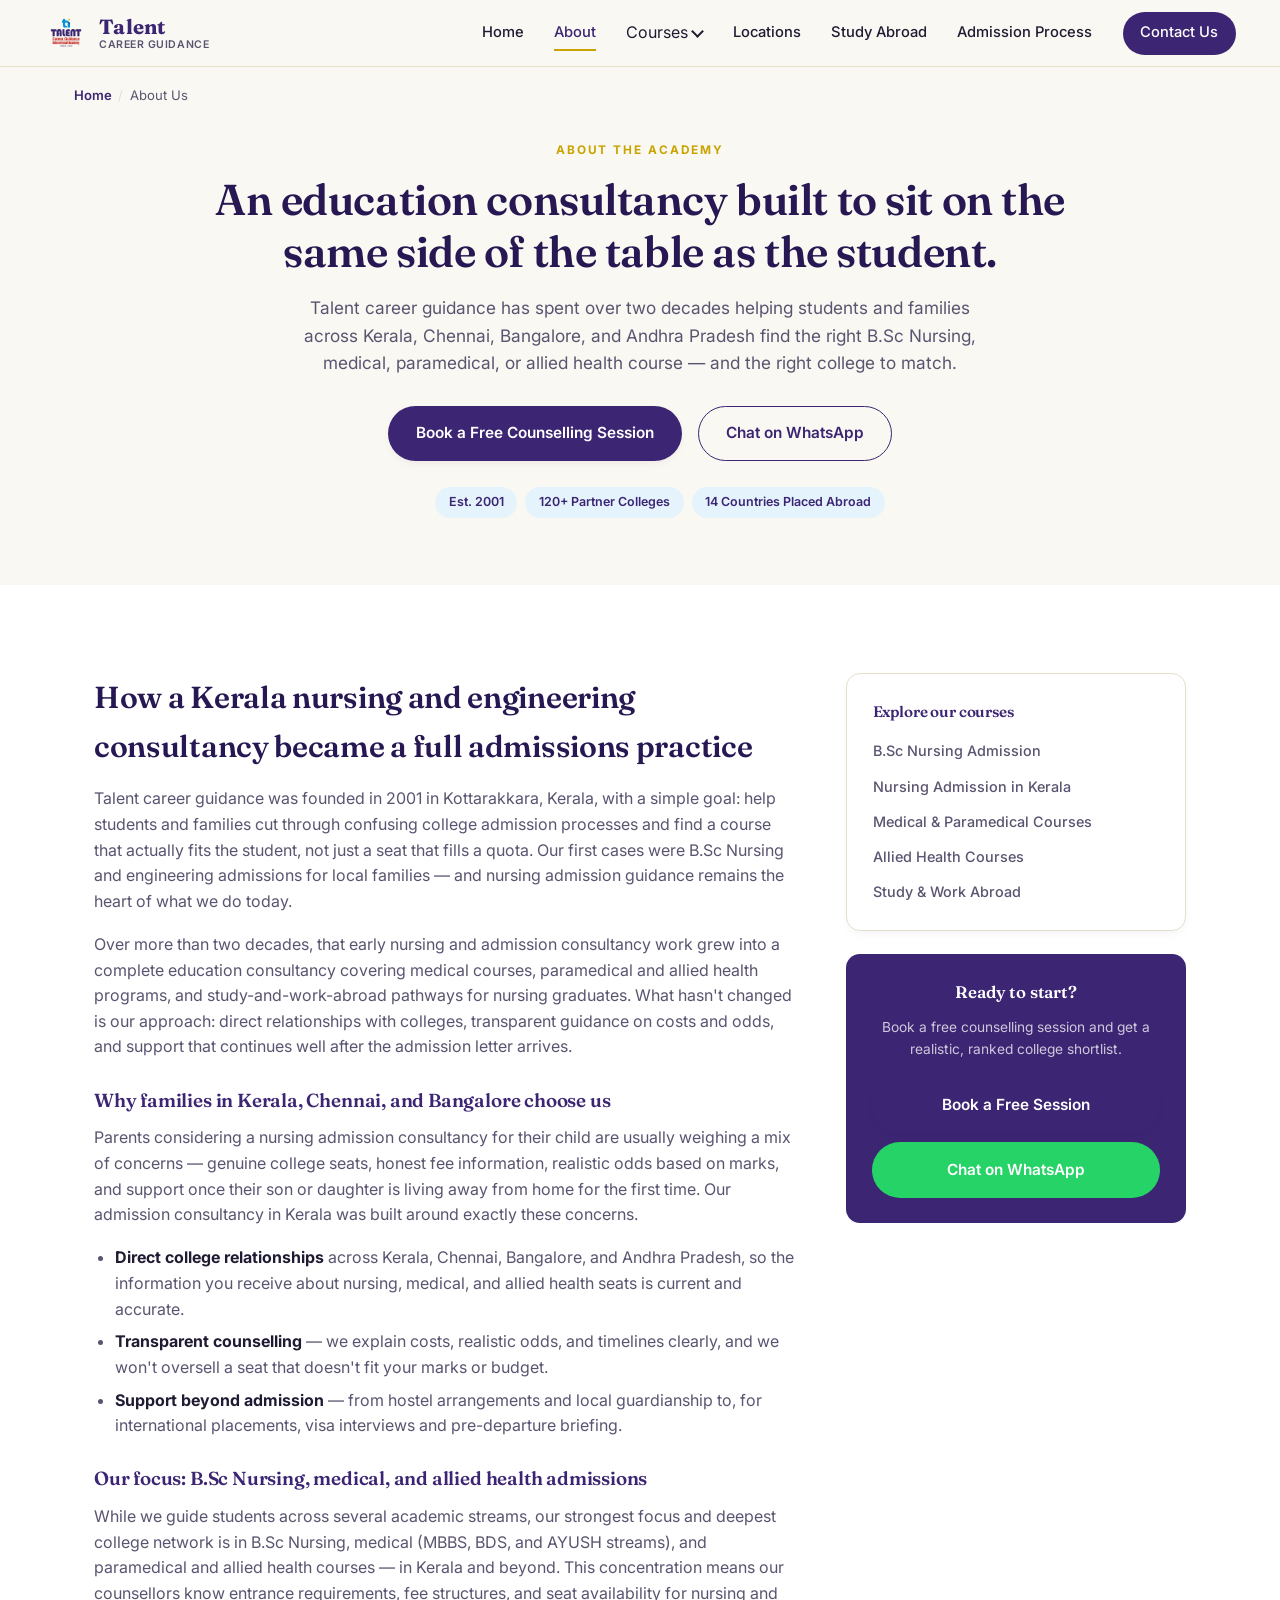
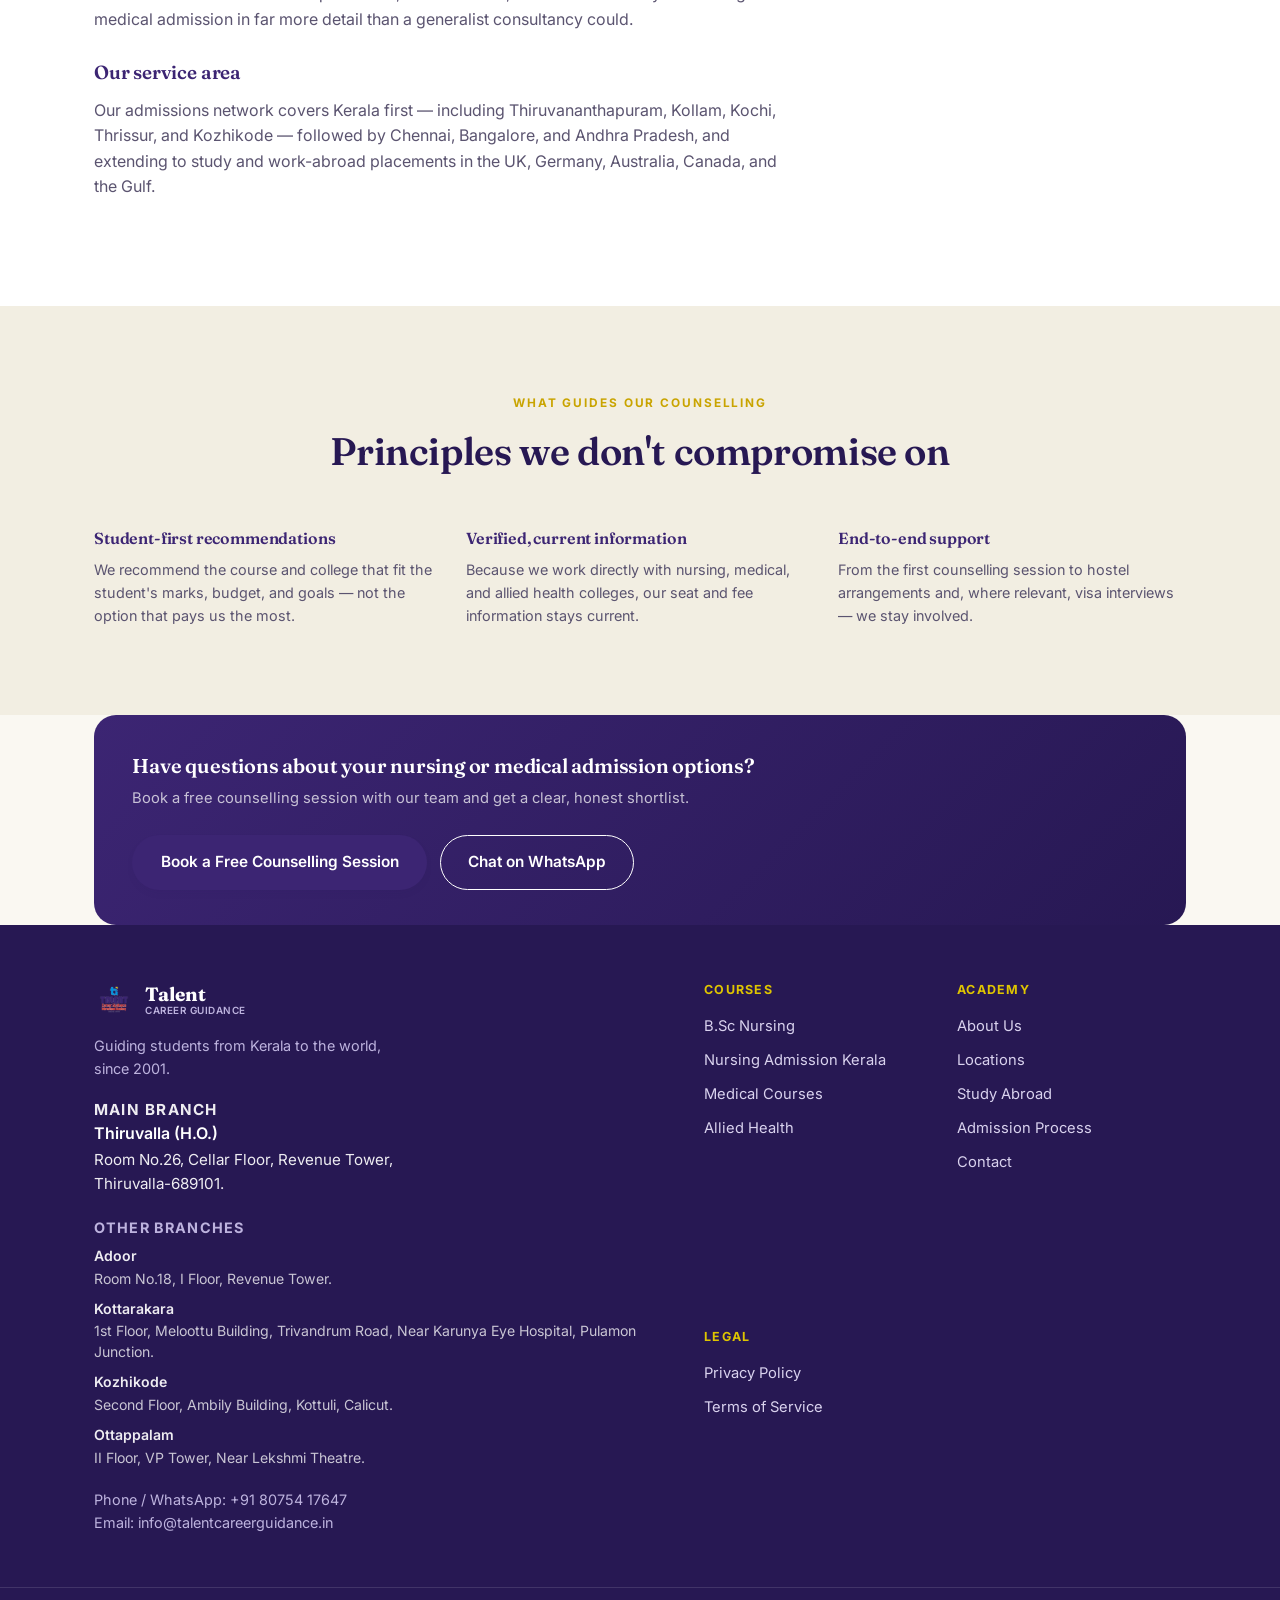
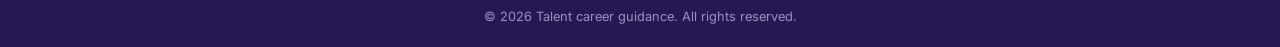
<file: about.html>
<!DOCTYPE html>
<html lang="en">
<head>
<meta charset="UTF-8">
<meta name="viewport" content="width=device-width, initial-scale=1.0">
<title>About Us | Kerala Education Consultancy Since 2001 | Talent Career Guidance</title>
<meta name="description" content="Learn how Talent career guidance has guided students into B.Sc Nursing, medical, paramedical and allied health courses across Kerala and abroad since 2001.">
<link rel="canonical" href="https://www.talentcareerguidance.in/about.html">

<!-- Favicons -->
<link rel="icon" type="image/png" sizes="32x32" href="assets/icons/favicon-32x32.png">
<link rel="icon" type="image/png" sizes="16x16" href="assets/icons/favicon-16x16.png">
<link rel="apple-touch-icon" sizes="180x180" href="assets/icons/apple-touch-icon.png">
<link rel="icon" href="assets/icons/favicon.ico">
<link rel="manifest" href="manifest.webmanifest">
<meta name="theme-color" content="#3C2573">

<!-- Open Graph -->
<meta property="og:type" content="website">
<meta property="og:site_name" content="Talent career guidance">
<meta property="og:title" content="About Us | Kerala Education Consultancy Since 2001 | Talent Career Guidance">
<meta property="og:description" content="Learn how Talent career guidance has guided students into B.Sc Nursing, medical, paramedical and allied health courses across Kerala and abroad since 2001.">
<meta property="og:url" content="https://www.talentcareerguidance.in/about.html">
<meta property="og:image" content="https://www.talentcareerguidance.in/assets/logo.png">
<meta property="og:locale" content="en_IN">

<!-- Twitter -->
<meta name="twitter:card" content="summary_large_image">
<meta name="twitter:title" content="About Us | Kerala Education Consultancy Since 2001 | Talent Career Guidance">
<meta name="twitter:description" content="Learn how Talent career guidance has guided students into B.Sc Nursing, medical, paramedical and allied health courses across Kerala and abroad since 2001.">
<meta name="twitter:image" content="https://www.talentcareerguidance.in/assets/logo.png">

<link rel="preconnect" href="https://fonts.googleapis.com">
<link rel="preconnect" href="https://fonts.gstatic.com" crossorigin>
<link href="https://fonts.googleapis.com/css2?family=Fraunces:ital,opsz,wght@0,9..144,300;0,9..144,400;0,9..144,500;0,9..144,600;0,9..144,700;1,9..144,500&family=Inter:wght@400;500;600;700;800&display=swap" rel="stylesheet">
<link rel="stylesheet" href="styles.css">
<script type="application/ld+json">
{
  "@context": "https://schema.org",
  "@type": "EducationalOrganization",
  "name": "Talent career guidance",
  "alternateName": "Talent Career Guidance",
  "url": "https://www.talentcareerguidance.in/",
  "logo": "https://www.talentcareerguidance.in/assets/logo.png",
  "image": "https://www.talentcareerguidance.in/assets/logo.png",
  "description": "Educational consultancy guiding students to admissions in B.Sc Nursing, medical, paramedical and allied health courses across Kerala, Chennai, Bangalore, Andhra Pradesh, and abroad.",
  "foundingDate": "2001",
  "address": {
    "@type": "PostalAddress",
    "streetAddress": "1st Floor, Meloot Building, MC Rd, near Jubilee Mandiram Auditorium, Pulamon Junction",
    "addressLocality": "Kottarakkara",
    "addressRegion": "Kerala",
    "postalCode": "691506",
    "addressCountry": "IN"
  },
  "geo": {
    "@type": "GeoCoordinates",
    "latitude": 9.0739,
    "longitude": 76.7727
  },
  "telephone": "+918075417647",
  "email": "info@talentcareerguidance.in",
  "areaServed": ["Kerala", "Chennai", "Bangalore", "Andhra Pradesh", "India", "Abroad"],
  "sameAs": []
}
</script>
<script type="application/ld+json">
{
  "@context": "https://schema.org",
  "@type": "LocalBusiness",
  "name": "Talent career guidance",
  "image": "https://www.talentcareerguidance.in/assets/logo.png",
  "url": "https://www.talentcareerguidance.in/",
  "telephone": "+918075417647",
  "priceRange": "Free counselling",
  "address": {
    "@type": "PostalAddress",
    "streetAddress": "1st Floor, Meloot Building, MC Rd, near Jubilee Mandiram Auditorium, Pulamon Junction",
    "addressLocality": "Kottarakkara",
    "addressRegion": "Kerala",
    "postalCode": "691506",
    "addressCountry": "IN"
  },
  "geo": {
    "@type": "GeoCoordinates",
    "latitude": 9.0739,
    "longitude": 76.7727
  },
  "openingHoursSpecification": {
    "@type": "OpeningHoursSpecification",
    "dayOfWeek": ["Monday","Tuesday","Wednesday","Thursday","Friday","Saturday"],
    "opens": "09:30",
    "closes": "18:30"
  }
}
</script>
<script type="application/ld+json">
{
  "@context": "https://schema.org",
  "@type": "BreadcrumbList",
  "itemListElement": [
    {"@type": "ListItem", "position": 1, "name": "Home", "item": "https://www.talentcareerguidance.in/"},
    {"@type": "ListItem", "position": 2, "name": "About", "item": "https://www.talentcareerguidance.in/about.html"}
  ]
}
</script>
</head>
<body>

<!-- ============ HEADER ============ -->
<header class="site-header" id="top">
  <div class="header-inner">
    <a class="brand" href="index.html">
      <img src="assets/logo.png" alt="Talent career guidance logo" class="brand-mark">
      <span class="brand-text">
        <span class="brand-name">Talent</span>
        <span class="brand-sub">career guidance</span>
      </span>
    </a>

    <nav class="main-nav" id="main-nav">
      <a href="index.html" class="">Home</a>
      <a href="about.html" class=" active">About</a>
      <div class="has-dropdown">
        <span class="dropdown-toggle" tabindex="0">Courses <span class="dropdown-caret"></span></span>
        <div class="dropdown-menu">
          <a href="bsc-nursing.html">B.Sc Nursing Admission</a>
          <a href="nursing-admission-kerala.html">Nursing Admission in Kerala</a>
          <a href="medical-courses.html">Medical &amp; MBBS/BDS Courses</a>
          <a href="allied-health-courses.html">Paramedical &amp; Allied Health</a>
        </div>
      </div>
      <a href="locations.html" class="">Locations</a>
      <a href="abroad-admissions.html" class="">Study Abroad</a>
      <a href="admission-process.html" class="">Admission Process</a>
      <a href="contact.html" class="nav-cta"> <span class="button"> Contact Us </span> </a>
    </nav>

    <button class="nav-toggle" id="nav-toggle" aria-label="Toggle navigation" aria-expanded="false">
      <span></span><span></span><span></span>
    </button>
  </div>
</header>

<nav class="breadcrumbs" aria-label="Breadcrumb"><a href="index.html">Home</a><span class="crumb-sep">/</span><span class="crumb-current">About Us</span></nav>

<!-- ============ PAGE HERO ============ -->
<section class="page-hero">
  <div class="page-hero-inner">
    <p class="eyebrow">About the academy</p>
    <h1>An education consultancy built to sit on the same side of the table as the student.</h1>
    <p class="page-hero-lead">Talent career guidance has spent over two decades helping students and families across Kerala, Chennai, Bangalore, and Andhra Pradesh find the right B.Sc Nursing, medical, paramedical, or allied health course — and the right college to match.</p>
    <div class="page-hero-actions">
      <a href="contact.html" class="btn btn-primary">Book a Free Counselling Session</a>
      <a href="https://wa.me/918075417647?text=Hi%2C%20I%27d%20like%20to%20know%20more%20about%20admission%20guidance." class="btn btn-ghost" target="_blank" rel="noopener">Chat on WhatsApp</a>
    </div>
    <ul class="page-hero-tags"><li>Est. 2001</li><li>120+ Partner Colleges</li><li>14 Countries Placed Abroad</li></ul>
  </div>
</section>

<section class="content-section">
  <div class="content-wrap">
    <div class="content-grid">
      <div class="prose">
        <h2>How a Kerala nursing and engineering consultancy became a full admissions practice</h2>
        <p>Talent career guidance was founded in 2001 in Kottarakkara, Kerala, with a simple goal: help students and families cut through confusing college admission processes and find a course that actually fits the student, not just a seat that fills a quota. Our first cases were B.Sc Nursing and engineering admissions for local families — and nursing admission guidance remains the heart of what we do today.</p>
        <p>Over more than two decades, that early nursing and admission consultancy work grew into a complete education consultancy covering medical courses, paramedical and allied health programs, and study-and-work-abroad pathways for nursing graduates. What hasn't changed is our approach: direct relationships with colleges, transparent guidance on costs and odds, and support that continues well after the admission letter arrives.</p>

        <h3>Why families in Kerala, Chennai, and Bangalore choose us</h3>
        <p>Parents considering a nursing admission consultancy for their child are usually weighing a mix of concerns — genuine college seats, honest fee information, realistic odds based on marks, and support once their son or daughter is living away from home for the first time. Our admission consultancy in Kerala was built around exactly these concerns.</p>
        <ul>
          <li><strong>Direct college relationships</strong> across Kerala, Chennai, Bangalore, and Andhra Pradesh, so the information you receive about nursing, medical, and allied health seats is current and accurate.</li>
          <li><strong>Transparent counselling</strong> — we explain costs, realistic odds, and timelines clearly, and we won't oversell a seat that doesn't fit your marks or budget.</li>
          <li><strong>Support beyond admission</strong> — from hostel arrangements and local guardianship to, for international placements, visa interviews and pre-departure briefing.</li>
        </ul>

        <h3>Our focus: B.Sc Nursing, medical, and allied health admissions</h3>
        <p>While we guide students across several academic streams, our strongest focus and deepest college network is in B.Sc Nursing, medical (MBBS, BDS, and AYUSH streams), and paramedical and allied health courses — in Kerala and beyond. This concentration means our counsellors know entrance requirements, fee structures, and seat availability for nursing and medical admission in far more detail than a generalist consultancy could.</p>

        <h3>Our service area</h3>
        <p>Our admissions network covers Kerala first — including Thiruvananthapuram, Kollam, Kochi, Thrissur, and Kozhikode — followed by Chennai, Bangalore, and Andhra Pradesh, and extending to study and work-abroad placements in the UK, Germany, Australia, Canada, and the Gulf.</p>
      </div>

      <aside class="sidebar">
        <div class="sidebar-card">
          <h4>Explore our courses</h4>
          <ul>
            <li><a href="bsc-nursing.html">B.Sc Nursing Admission</a></li>
            <li><a href="nursing-admission-kerala.html">Nursing Admission in Kerala</a></li>
            <li><a href="medical-courses.html">Medical &amp; Paramedical Courses</a></li>
            <li><a href="allied-health-courses.html">Allied Health Courses</a></li>
            <li><a href="abroad-admissions.html">Study &amp; Work Abroad</a></li>
          </ul>
        </div>
        <div class="sidebar-cta">
          <h4>Ready to start?</h4>
          <p>Book a free counselling session and get a realistic, ranked college shortlist.</p>
          <a href="contact.html" class="btn btn-primary">Book a Free Session</a>
          <a href="https://wa.me/918075417647?text=Hi%2C%20I%27d%20like%20to%20know%20more%20about%20admission%20guidance." target="_blank" rel="noopener" class="btn" style="background:#25D366;color:#fff">Chat on WhatsApp</a>
        </div>
      </aside>
    </div>
  </div>
</section>

<section class="content-section alt">
  <div class="section-head">
    <p class="eyebrow">What guides our counselling</p>
    <h2>Principles we don't compromise on</h2>
  </div>
  <div class="content-wrap">
    <div class="about-values" style="grid-template-columns:repeat(3,1fr)">
      <div class="value-item"><h4>Student-first recommendations</h4><p>We recommend the course and college that fit the student's marks, budget, and goals — not the option that pays us the most.</p></div>
      <div class="value-item"><h4>Verified, current information</h4><p>Because we work directly with nursing, medical, and allied health colleges, our seat and fee information stays current.</p></div>
      <div class="value-item"><h4>End-to-end support</h4><p>From the first counselling session to hostel arrangements and, where relevant, visa interviews — we stay involved.</p></div>
    </div>
  </div>
</section>

<section class="mini-cta">
  <div class="mini-cta-inner">
    <div>
      <h3>Have questions about your nursing or medical admission options?</h3>
      <p>Book a free counselling session with our team and get a clear, honest shortlist.</p>
    </div>
    <div class="mini-cta-actions">
      <a href="contact.html" class="btn btn-primary">Book a Free Counselling Session</a>
      <a href="https://wa.me/918075417647?text=Hi%2C%20I%27d%20like%20to%20know%20more%20about%20admission%20guidance." class="btn btn-ghost" style="border-color:#fff;color:#fff" target="_blank" rel="noopener">Chat on WhatsApp</a>
    </div>
  </div>
</section>

<!-- ============ FOOTER ============ -->
<footer class="site-footer">
  <div class="footer-inner">
    <div class="footer-brand">
      <div class="footer-brand-row">
        <img src="assets/icon-mark.png" alt="" class="footer-logo" aria-hidden="true">
        <span class="footer-wordmark">Talent<small>career guidance</small></span>
      </div>
      <p class="footer-tagline">Guiding students from Kerala to the world, since 2001.</p>
      <div class="footer-address footer-address-main">
        <p class="footer-address-title">Main Branch</p>
        <p><span class="branch-name">Thiruvalla (H.O.)</span>Room No.26, Cellar Floor, Revenue Tower, Thiruvalla-689101.</p>
      </div>
      <div class="footer-address footer-address-others">
        <p class="footer-address-title">Other Branches</p>
        <ul class="footer-branch-list">
          <li><span class="branch-name">Adoor</span>Room No.18, I Floor, Revenue Tower.</li>
          <li><span class="branch-name">Kottarakara</span>1st Floor, Meloottu Building, Trivandrum Road, Near Karunya Eye Hospital, Pulamon Junction.</li>
          <li><span class="branch-name">Kozhikode</span>Second Floor, Ambily Building, Kottuli, Calicut.</li>
          <li><span class="branch-name">Ottappalam</span>II Floor, VP Tower, Near Lekshmi Theatre.</li>
        </ul>
      </div>
      <p>Phone / WhatsApp: <a href="tel:+918075417647">+91 80754 17647</a><br>Email: <a href="mailto:info@talentcareerguidance.in">info@talentcareerguidance.in</a></p>
    </div>
    <div class="footer-links">
      <div class="footer-col">
        <h5>Courses</h5>
        <a href="bsc-nursing.html">B.Sc Nursing</a>
        <a href="nursing-admission-kerala.html">Nursing Admission Kerala</a>
        <a href="medical-courses.html">Medical Courses</a>
        <a href="allied-health-courses.html">Allied Health</a>
      </div>
      <div class="footer-col">
        <h5>Academy</h5>
        <a href="about.html">About Us</a>
        <a href="locations.html">Locations</a>
        <a href="abroad-admissions.html">Study Abroad</a>
        <a href="admission-process.html">Admission Process</a>
        <a href="contact.html">Contact</a>
      </div>
      <div class="footer-col">
        <h5>Legal</h5>
        <a href="privacy-policy.html">Privacy Policy</a>
        <a href="terms.html">Terms of Service</a>
      </div>
    </div>
  </div>
  <div class="footer-bottom">
    <p>&copy; 2026 Talent career guidance. All rights reserved.</p>
  </div>
</footer>

<div class="mobile-cta-bar" aria-label="Quick contact">
  <a href="tel:+918075417647" class="mcb-call">
    <svg width="16" height="16" viewBox="0 0 24 24" fill="currentColor" aria-hidden="true"><path d="M6.62 10.79a15.05 15.05 0 006.59 6.59l2.2-2.2a1 1 0 011.02-.24 11.36 11.36 0 003.57.57 1 1 0 011 1V20a1 1 0 01-1 1A17 17 0 013 4a1 1 0 011-1h3.5a1 1 0 011 1 11.36 11.36 0 00.57 3.57 1 1 0 01-.25 1.02l-2.2 2.2z"/></svg>
    Call Now
  </a>
  <a href="https://wa.me/918075417647?text=Hi%2C%20I%27d%20like%20to%20know%20more%20about%20admission%20guidance." class="mcb-whatsapp" target="_blank" rel="noopener">
    <svg width="１６" height="１６" viewBox="０ ０ ２４ ２４" fill="currentColor" aria-hidden="true"><path d="M１７．４７２ １４．３８２c－．２９７－．１４９－１．７５８－．８６７－２．０３－．９６７－．２７３－．０９９－．４７１－．１４８－．６７．１５－．１９７．２９７－．７６７．９６６－．９４ １．１６４－．１７３．１９９－．３４７．２２３－．６４４．０７５－．２９７－．１５－１．２５５－．４６３−２．３９−１．４７５−０．８８３−０．７８８−１．４８−１．７６１−１．６５３−２．０５９−０．１７３−０．２９７−０．０１８−０．４５８＋０٫１３−０٫６０６＋０٫１３４−０٫₁₃₃＋₀٫₂₉₈−₀٫₃₄₇＋₀٫₄₄₆−₀٫₅₂＋₀٫₁₄₉−₀٫₁₇₄＋₀٫₁₉₈−₀٫₂₉₈＋₀٫₂₉₈−₀٫₄₉₇＋₀٫₀⁹⁹−₀٫₁⁹⁸＋₀٫₀⁵−₀٫³⁷¹−₀٫₀²⁵−₀٫⁵²−₀٫₀⁷⁵−₀٫¹⁴⁹−₀․⁶⁶⁹−₁․⁶¹²−₀․⁹¹⁶−₂․²⁰⁷−₀․²⁴²−₀․⁵⁷⁹−₀․⁴⁸⁷−₀․⁵−₀․⁶⁶٩ −٠․٥١ −٠․١٧٣ −٠․٠٠٨ −٠․٣٧١ −٠․٠١ −٠․٥٧ −٠․٠١ −٠․١٩٨ ``
    WhatsApp
  </a>
</div>

<script src="script.js"></script>

</body>
</html>
</file>
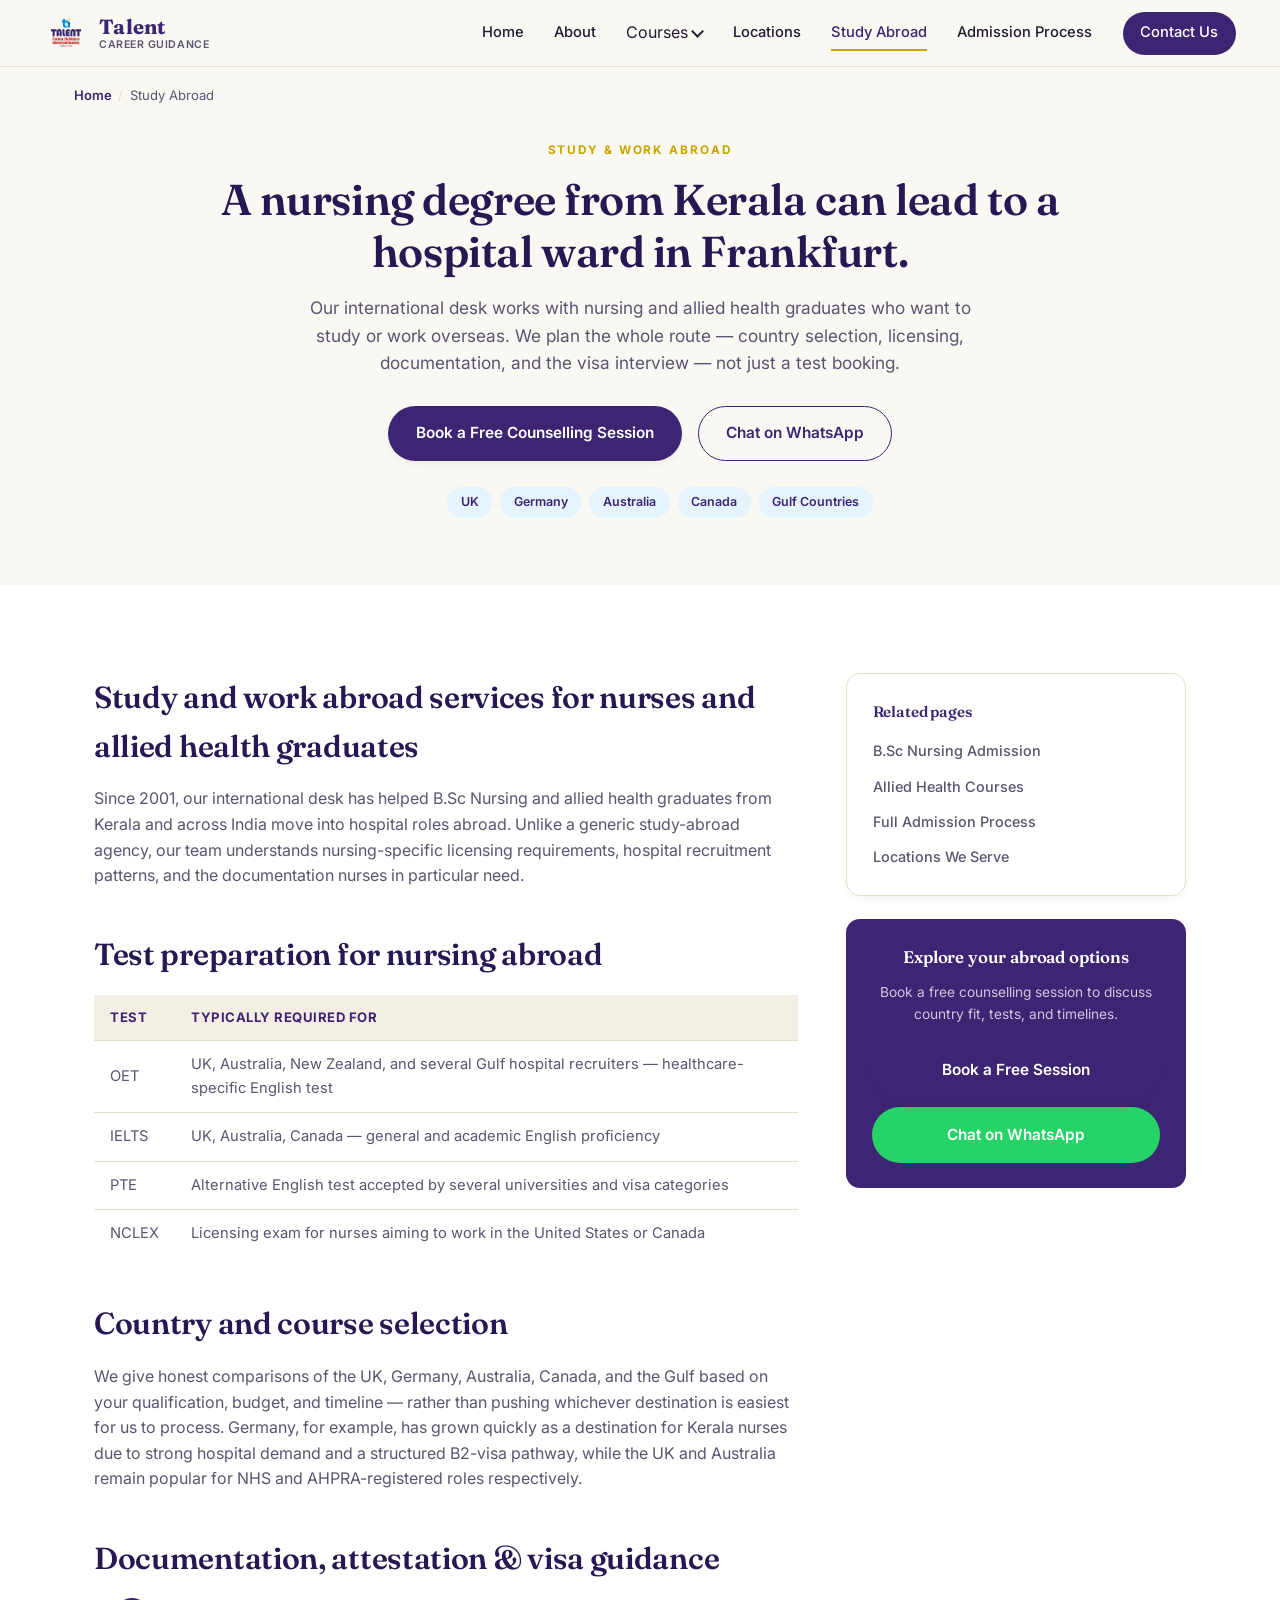
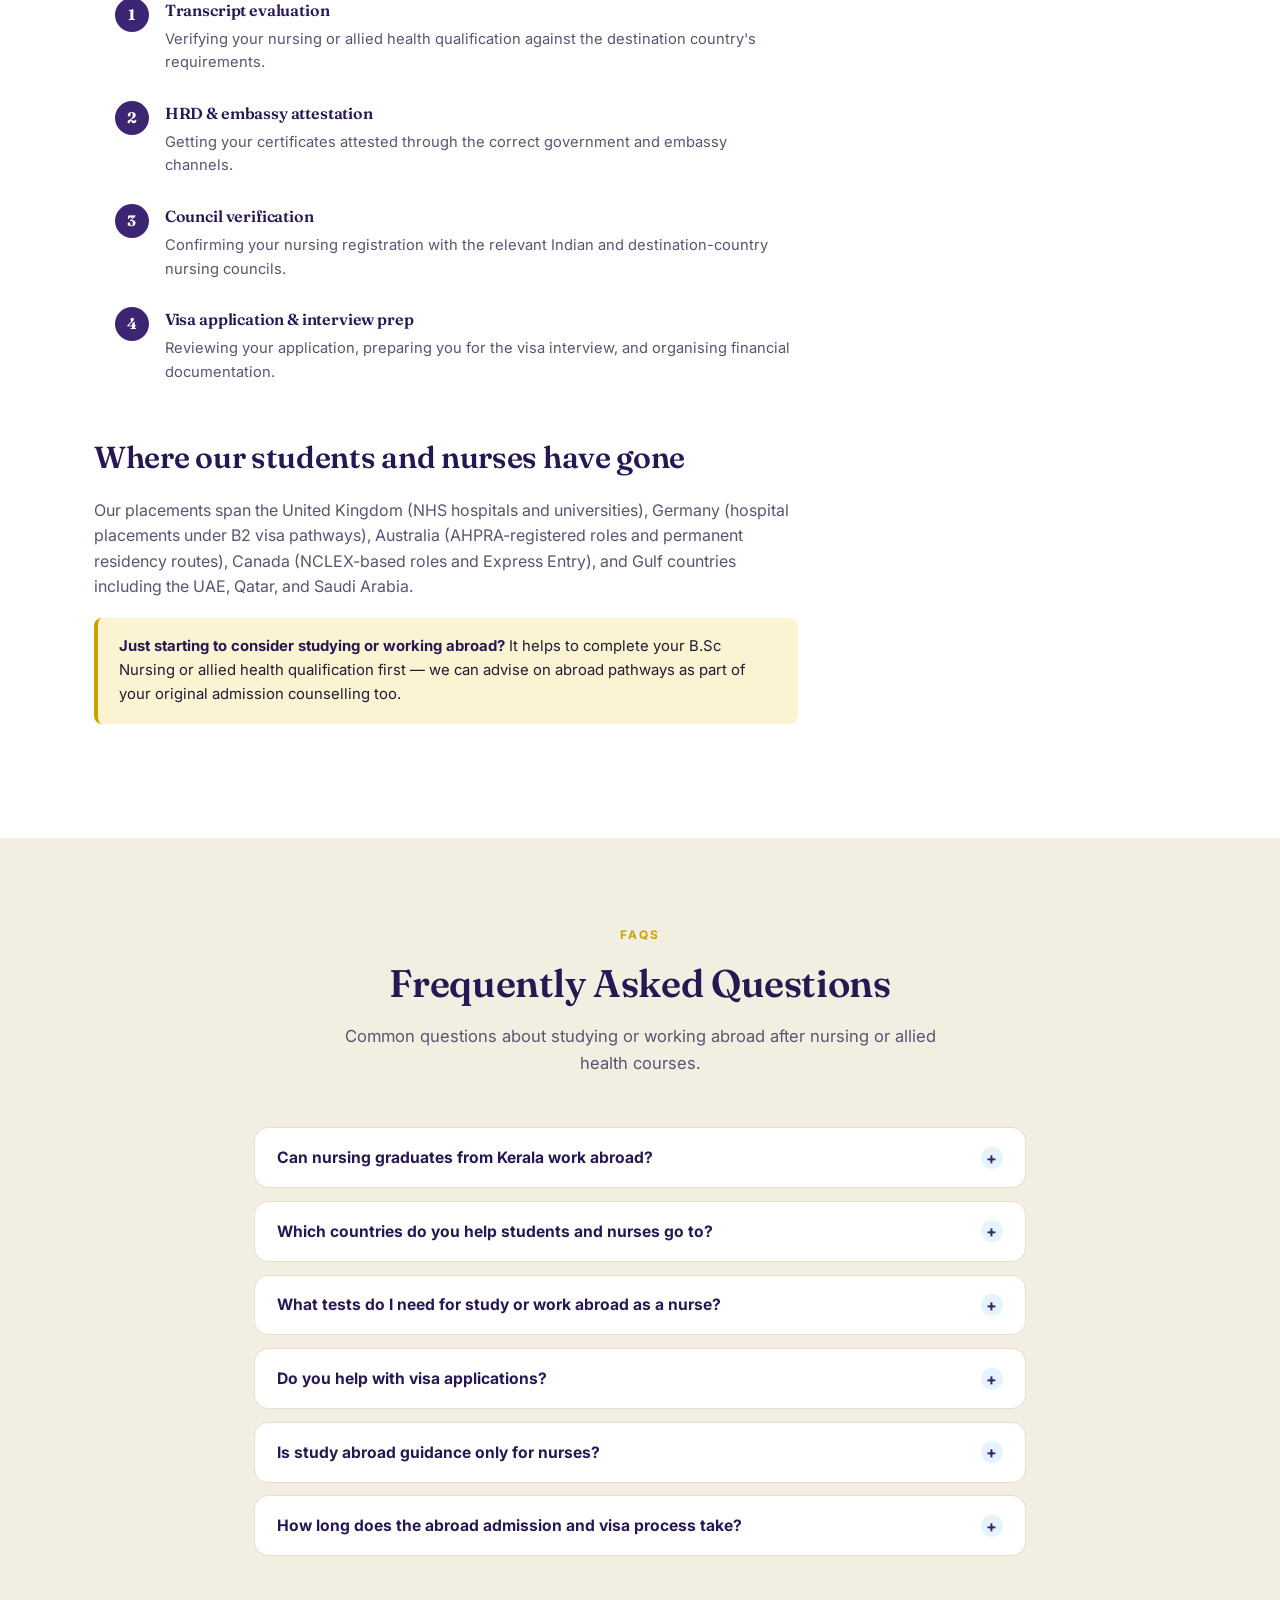
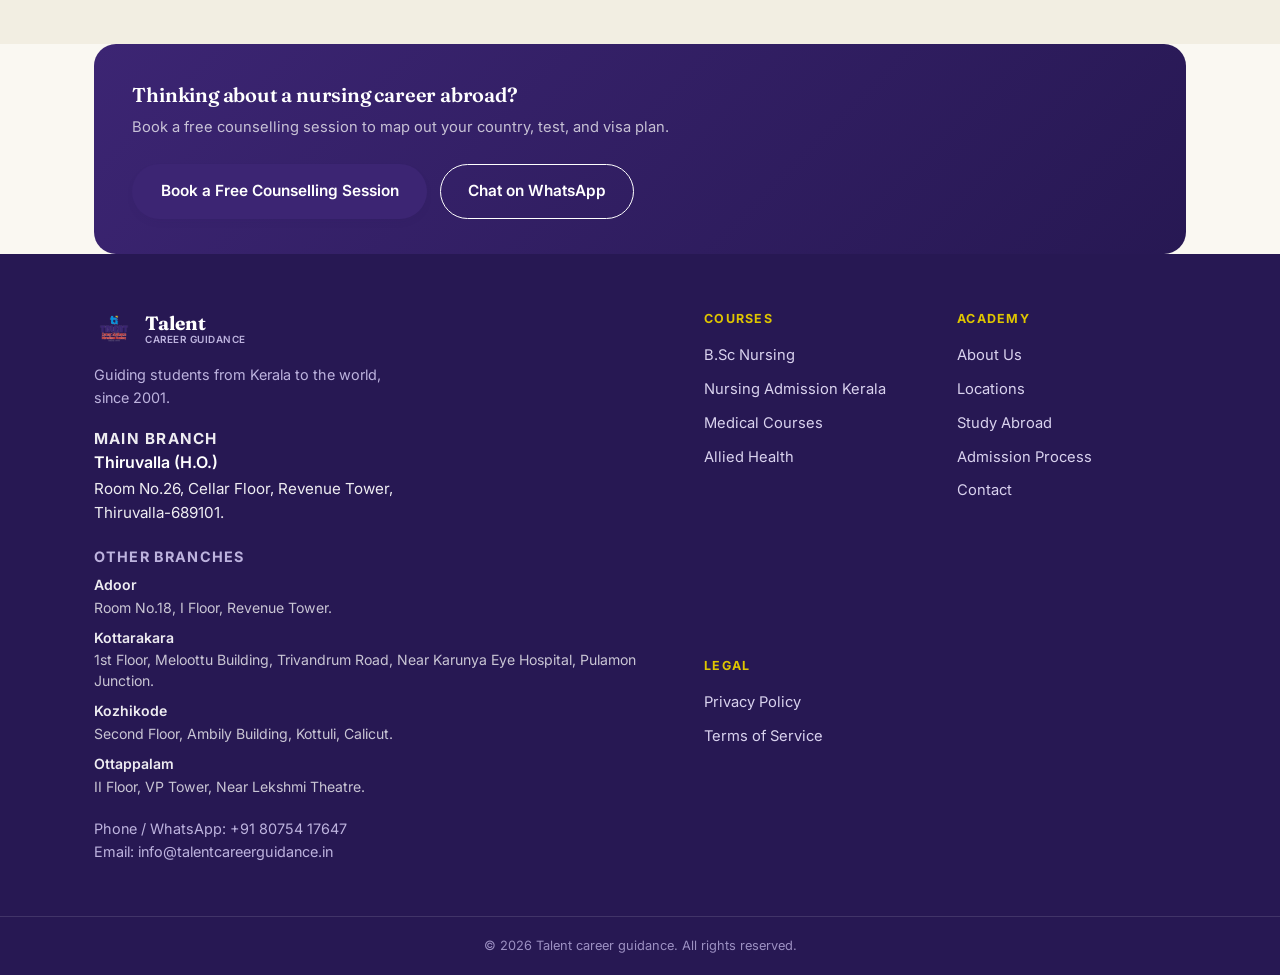
<file: abroad-admissions.html>
<!DOCTYPE html>
<html lang="en">
<head>
<meta charset="UTF-8">
<meta name="viewport" content="width=device-width, initial-scale=1.0">
<title>Study Abroad for Nursing & Allied Health | Visa & Test Prep Guidance | Talent Career Guidance</title>
<meta name="description" content="Study abroad guidance for nursing and allied health graduates — IELTS/OET preparation, country selection, documentation, and visa support for the UK, Germany, Australia, Canada and the Gulf.">
<link rel="canonical" href="https://www.talentcareerguidance.in/abroad-admissions.html">

<!-- Favicons -->
<link rel="icon" type="image/png" sizes="32x32" href="assets/icons/favicon-32x32.png">
<link rel="icon" type="image/png" sizes="16x16" href="assets/icons/favicon-16x16.png">
<link rel="apple-touch-icon" sizes="180x180" href="assets/icons/apple-touch-icon.png">
<link rel="icon" href="assets/icons/favicon.ico">
<link rel="manifest" href="manifest.webmanifest">
<meta name="theme-color" content="#3C2573">

<!-- Open Graph -->
<meta property="og:type" content="website">
<meta property="og:site_name" content="Talent career guidance">
<meta property="og:title" content="Study Abroad for Nursing & Allied Health | Visa & Test Prep Guidance | Talent Career Guidance">
<meta property="og:description" content="Study abroad guidance for nursing and allied health graduates — IELTS/OET preparation, country selection, documentation, and visa support for the UK, Germany, Australia, Canada and the Gulf.">
<meta property="og:url" content="https://www.talentcareerguidance.in/abroad-admissions.html">
<meta property="og:image" content="https://www.talentcareerguidance.in/assets/logo.png">
<meta property="og:locale" content="en_IN">

<!-- Twitter -->
<meta name="twitter:card" content="summary_large_image">
<meta name="twitter:title" content="Study Abroad for Nursing & Allied Health | Visa & Test Prep Guidance | Talent Career Guidance">
<meta name="twitter:description" content="Study abroad guidance for nursing and allied health graduates — IELTS/OET preparation, country selection, documentation, and visa support for the UK, Germany, Australia, Canada and the Gulf.">
<meta name="twitter:image" content="https://www.talentcareerguidance.in/assets/logo.png">

<link rel="preconnect" href="https://fonts.googleapis.com">
<link rel="preconnect" href="https://fonts.gstatic.com" crossorigin>
<link href="https://fonts.googleapis.com/css2?family=Fraunces:ital,opsz,wght@0,9..144,300;0,9..144,400;0,9..144,500;0,9..144,600;0,9..144,700;1,9..144,500&family=Inter:wght@400;500;600;700;800&display=swap" rel="stylesheet">
<link rel="stylesheet" href="styles.css">
<script type="application/ld+json">
{
  "@context": "https://schema.org",
  "@type": "EducationalOrganization",
  "name": "Talent career guidance",
  "alternateName": "Talent Career Guidance",
  "url": "https://www.talentcareerguidance.in/",
  "logo": "https://www.talentcareerguidance.in/assets/logo.png",
  "image": "https://www.talentcareerguidance.in/assets/logo.png",
  "description": "Educational consultancy guiding students to admissions in B.Sc Nursing, medical, paramedical and allied health courses across Kerala, Chennai, Bangalore, Andhra Pradesh, and abroad.",
  "foundingDate": "2001",
  "address": {
    "@type": "PostalAddress",
    "streetAddress": "1st Floor, Meloot Building, MC Rd, near Jubilee Mandiram Auditorium, Pulamon Junction",
    "addressLocality": "Kottarakkara",
    "addressRegion": "Kerala",
    "postalCode": "691506",
    "addressCountry": "IN"
  },
  "geo": {
    "@type": "GeoCoordinates",
    "latitude": 9.0739,
    "longitude": 76.7727
  },
  "telephone": "+918075417647",
  "email": "info@talentcareerguidance.in",
  "areaServed": ["Kerala", "Chennai", "Bangalore", "Andhra Pradesh", "India", "Abroad"],
  "sameAs": []
}
</script>
<script type="application/ld+json">
{
  "@context": "https://schema.org",
  "@type": "LocalBusiness",
  "name": "Talent career guidance",
  "image": "https://www.talentcareerguidance.in/assets/logo.png",
  "url": "https://www.talentcareerguidance.in/",
  "telephone": "+918075417647",
  "priceRange": "Free counselling",
  "address": {
    "@type": "PostalAddress",
    "streetAddress": "1st Floor, Meloot Building, MC Rd, near Jubilee Mandiram Auditorium, Pulamon Junction",
    "addressLocality": "Kottarakkara",
    "addressRegion": "Kerala",
    "postalCode": "691506",
    "addressCountry": "IN"
  },
  "geo": {
    "@type": "GeoCoordinates",
    "latitude": 9.0739,
    "longitude": 76.7727
  },
  "openingHoursSpecification": {
    "@type": "OpeningHoursSpecification",
    "dayOfWeek": ["Monday","Tuesday","Wednesday","Thursday","Friday","Saturday"],
    "opens": "09:30",
    "closes": "18:30"
  }
}
</script>
<script type="application/ld+json">
{
  "@context": "https://schema.org",
  "@type": "BreadcrumbList",
  "itemListElement": [
    {"@type": "ListItem", "position": 1, "name": "Home", "item": "https://www.talentcareerguidance.in/"},
    {"@type": "ListItem", "position": 2, "name": "Study Abroad", "item": "https://www.talentcareerguidance.in/abroad-admissions.html"}
  ]
}
</script>
<script type="application/ld+json">
{
  "@context": "https://schema.org",
  "@type": "FAQPage",
  "mainEntity": [
    {"@type": "Question", "name": "Can nursing graduates from Kerala work abroad?", "acceptedAnswer": {"@type": "Answer", "text": "Yes. B.Sc Nursing and GNM qualifications are widely recognised internationally. With additional licensing exams such as OET or NCLEX, graduates can pursue nursing careers in the UK, Germany, Australia, Canada, and the Gulf."}},
    {"@type": "Question", "name": "Which countries do you help students and nurses go to?", "acceptedAnswer": {"@type": "Answer", "text": "We support pathways to the United Kingdom, Germany, Australia, Canada, and Gulf countries including the UAE, Qatar, and Saudi Arabia."}},
    {"@type": "Question", "name": "What tests do I need for study or work abroad as a nurse?", "acceptedAnswer": {"@type": "Answer", "text": "Depending on the destination, you may need IELTS, OET, or PTE for English proficiency, and country-specific licensing exams such as NCLEX (Canada/US) or AHPRA registration (Australia)."}},
    {"@type": "Question", "name": "Do you help with visa applications?", "acceptedAnswer": {"@type": "Answer", "text": "Yes, we support application review, interview preparation, and financial documentation through to your visa decision, alongside HRD and embassy attestation of your certificates."}},
    {"@type": "Question", "name": "Is study abroad guidance only for nurses?", "acceptedAnswer": {"@type": "Answer", "text": "Nursing and allied health graduates are our primary focus for abroad placements, but we can advise students from other streams on a case-by-case basis."}},
    {"@type": "Question", "name": "How long does the abroad admission and visa process take?", "acceptedAnswer": {"@type": "Answer", "text": "Timelines vary significantly by country and visa category, ranging from a few months to over a year. We give you a realistic timeline specific to your target country during your counselling session."}}
  ]
}
</script>
</head>
<body>

<!-- ============ HEADER ============ -->
<header class="site-header" id="top">
  <div class="header-inner">
    <a class="brand" href="index.html">
      <img src="assets/logo.png" alt="Talent career guidance logo" class="brand-mark">
      <span class="brand-text">
        <span class="brand-name">Talent</span>
        <span class="brand-sub">career guidance</span>
      </span>
    </a>

    <nav class="main-nav" id="main-nav">
      <a href="index.html" class="">Home</a>
      <a href="about.html" class="">About</a>
      <div class="has-dropdown">
        <span class="dropdown-toggle" tabindex="0">Courses <span class="dropdown-caret"></span></span>
        <div class="dropdown-menu">
          <a href="bsc-nursing.html">B.Sc Nursing Admission</a>
          <a href="nursing-admission-kerala.html">Nursing Admission in Kerala</a>
          <a href="medical-courses.html">Medical &amp; MBBS/BDS Courses</a>
          <a href="allied-health-courses.html">Paramedical &amp; Allied Health</a>
        </div>
      </div>
      <a href="locations.html" class="">Locations</a>
      <a href="abroad-admissions.html" class=" active">Study Abroad</a>
      <a href="admission-process.html" class="">Admission Process</a>
      <a href="contact.html" class="nav-cta"> <span class="button"> Contact Us </span> </a>
    </nav>

    <button class="nav-toggle" id="nav-toggle" aria-label="Toggle navigation" aria-expanded="false">
      <span></span><span></span><span></span>
    </button>
  </div>
</header>

<nav class="breadcrumbs" aria-label="Breadcrumb"><a href="index.html">Home</a><span class="crumb-sep">/</span><span class="crumb-current">Study Abroad</span></nav>

<!-- ============ PAGE HERO ============ -->
<section class="page-hero">
  <div class="page-hero-inner">
    <p class="eyebrow">Study & work abroad</p>
    <h1>A nursing degree from Kerala can lead to a hospital ward in Frankfurt.</h1>
    <p class="page-hero-lead">Our international desk works with nursing and allied health graduates who want to study or work overseas. We plan the whole route — country selection, licensing, documentation, and the visa interview — not just a test booking.</p>
    <div class="page-hero-actions">
      <a href="contact.html" class="btn btn-primary">Book a Free Counselling Session</a>
      <a href="https://wa.me/918075417647?text=Hi%2C%20I%27d%20like%20to%20know%20more%20about%20admission%20guidance." class="btn btn-ghost" target="_blank" rel="noopener">Chat on WhatsApp</a>
    </div>
    <ul class="page-hero-tags"><li>UK</li><li>Germany</li><li>Australia</li><li>Canada</li><li>Gulf Countries</li></ul>
  </div>
</section>

<section class="content-section">
  <div class="content-wrap">
    <div class="content-grid">
      <div class="prose">
        <h2>Study and work abroad services for nurses and allied health graduates</h2>
        <p>Since 2001, our international desk has helped B.Sc Nursing and allied health graduates from Kerala and across India move into hospital roles abroad. Unlike a generic study-abroad agency, our team understands nursing-specific licensing requirements, hospital recruitment patterns, and the documentation nurses in particular need.</p>

        <h2>Test preparation for nursing abroad</h2>
        <table class="info-table">
          <tr><th>Test</th><th>Typically required for</th></tr>
          <tr><td>OET</td><td>UK, Australia, New Zealand, and several Gulf hospital recruiters — healthcare-specific English test</td></tr>
          <tr><td>IELTS</td><td>UK, Australia, Canada — general and academic English proficiency</td></tr>
          <tr><td>PTE</td><td>Alternative English test accepted by several universities and visa categories</td></tr>
          <tr><td>NCLEX</td><td>Licensing exam for nurses aiming to work in the United States or Canada</td></tr>
        </table>

        <h2>Country and course selection</h2>
        <p>We give honest comparisons of the UK, Germany, Australia, Canada, and the Gulf based on your qualification, budget, and timeline — rather than pushing whichever destination is easiest for us to process. Germany, for example, has grown quickly as a destination for Kerala nurses due to strong hospital demand and a structured B2-visa pathway, while the UK and Australia remain popular for NHS and AHPRA-registered roles respectively.</p>

        <h2>Documentation, attestation &amp; visa guidance</h2>
        <ul class="step-list">
          <li><span class="step-num">1</span><div class="step-body"><h4>Transcript evaluation</h4><p>Verifying your nursing or allied health qualification against the destination country's requirements.</p></div></li>
          <li><span class="step-num">2</span><div class="step-body"><h4>HRD &amp; embassy attestation</h4><p>Getting your certificates attested through the correct government and embassy channels.</p></div></li>
          <li><span class="step-num">3</span><div class="step-body"><h4>Council verification</h4><p>Confirming your nursing registration with the relevant Indian and destination-country nursing councils.</p></div></li>
          <li><span class="step-num">4</span><div class="step-body"><h4>Visa application &amp; interview prep</h4><p>Reviewing your application, preparing you for the visa interview, and organising financial documentation.</p></div></li>
        </ul>

        <h2>Where our students and nurses have gone</h2>
        <p>Our placements span the United Kingdom (NHS hospitals and universities), Germany (hospital placements under B2 visa pathways), Australia (AHPRA-registered roles and permanent residency routes), Canada (NCLEX-based roles and Express Entry), and Gulf countries including the UAE, Qatar, and Saudi Arabia.</p>
        <div class="callout"><strong>Just starting to consider studying or working abroad?</strong> It helps to complete your <a href="bsc-nursing.html">B.Sc Nursing</a> or <a href="allied-health-courses.html">allied health</a> qualification first — we can advise on abroad pathways as part of your original admission counselling too.</div>
      </div>

      <aside class="sidebar">
        <div class="sidebar-card">
          <h4>Related pages</h4>
          <ul>
            <li><a href="bsc-nursing.html">B.Sc Nursing Admission</a></li>
            <li><a href="allied-health-courses.html">Allied Health Courses</a></li>
            <li><a href="admission-process.html">Full Admission Process</a></li>
            <li><a href="locations.html">Locations We Serve</a></li>
          </ul>
        </div>
        <div class="sidebar-cta">
          <h4>Explore your abroad options</h4>
          <p>Book a free counselling session to discuss country fit, tests, and timelines.</p>
          <a href="contact.html" class="btn btn-primary">Book a Free Session</a>
          <a href="https://wa.me/918075417647?text=Hi%2C%20I%27d%20like%20to%20know%20more%20about%20admission%20guidance." target="_blank" rel="noopener" class="btn" style="background:#25D366;color:#fff">Chat on WhatsApp</a>
        </div>
      </aside>
    </div>
  </div>
</section>

<!-- ============ FAQ ============ -->
<section class="faq" id="faq">
  <div class="section-head">
    <p class="eyebrow">FAQs</p>
    <h2>Frequently Asked Questions</h2>
    <p class="section-intro">Common questions about studying or working abroad after nursing or allied health courses.</p>
  </div>
  <div class="faq-list">
    <div class="faq-item">
      <button class="faq-question" aria-expanded="false">
        <span>Can nursing graduates from Kerala work abroad?</span>
        <span class="faq-icon">+</span>
      </button>
      <div class="faq-answer"><div class="faq-answer-inner"><p>Yes. B.Sc Nursing and GNM qualifications are widely recognised internationally. With additional licensing exams such as OET or NCLEX, graduates can pursue nursing careers in the UK, Germany, Australia, Canada, and the Gulf.</p></div></div>
    </div>
    <div class="faq-item">
      <button class="faq-question" aria-expanded="false">
        <span>Which countries do you help students and nurses go to?</span>
        <span class="faq-icon">+</span>
      </button>
      <div class="faq-answer"><div class="faq-answer-inner"><p>We support pathways to the United Kingdom, Germany, Australia, Canada, and Gulf countries including the UAE, Qatar, and Saudi Arabia.</p></div></div>
    </div>
    <div class="faq-item">
      <button class="faq-question" aria-expanded="false">
        <span>What tests do I need for study or work abroad as a nurse?</span>
        <span class="faq-icon">+</span>
      </button>
      <div class="faq-answer"><div class="faq-answer-inner"><p>Depending on the destination, you may need IELTS, OET, or PTE for English proficiency, and country-specific licensing exams such as NCLEX (Canada/US) or AHPRA registration (Australia).</p></div></div>
    </div>
    <div class="faq-item">
      <button class="faq-question" aria-expanded="false">
        <span>Do you help with visa applications?</span>
        <span class="faq-icon">+</span>
      </button>
      <div class="faq-answer"><div class="faq-answer-inner"><p>Yes, we support application review, interview preparation, and financial documentation through to your visa decision, alongside HRD and embassy attestation of your certificates.</p></div></div>
    </div>
    <div class="faq-item">
      <button class="faq-question" aria-expanded="false">
        <span>Is study abroad guidance only for nurses?</span>
        <span class="faq-icon">+</span>
      </button>
      <div class="faq-answer"><div class="faq-answer-inner"><p>Nursing and allied health graduates are our primary focus for abroad placements, but we can advise students from other streams on a case-by-case basis.</p></div></div>
    </div>
    <div class="faq-item">
      <button class="faq-question" aria-expanded="false">
        <span>How long does the abroad admission and visa process take?</span>
        <span class="faq-icon">+</span>
      </button>
      <div class="faq-answer"><div class="faq-answer-inner"><p>Timelines vary significantly by country and visa category, ranging from a few months to over a year. We give you a realistic timeline specific to your target country during your counselling session.</p></div></div>
    </div>
  </div>
</section>

<section class="mini-cta">
  <div class="mini-cta-inner">
    <div>
      <h3>Thinking about a nursing career abroad?</h3>
      <p>Book a free counselling session to map out your country, test, and visa plan.</p>
    </div>
    <div class="mini-cta-actions">
      <a href="contact.html" class="btn btn-primary">Book a Free Counselling Session</a>
      <a href="https://wa.me/918075417647?text=Hi%2C%20I%27d%20like%20to%20know%20more%20about%20admission%20guidance." class="btn btn-ghost" style="border-color:#fff;color:#fff" target="_blank" rel="noopener">Chat on WhatsApp</a>
    </div>
  </div>
</section>

<!-- ============ FOOTER ============ -->
<footer class="site-footer">
  <div class="footer-inner">
    <div class="footer-brand">
      <div class="footer-brand-row">
        <img src="assets/icon-mark.png" alt="" class="footer-logo" aria-hidden="true">
        <span class="footer-wordmark">Talent<small>career guidance</small></span>
      </div>
      <p class="footer-tagline">Guiding students from Kerala to the world, since 2001.</p>
      <div class="footer-address footer-address-main">
        <p class="footer-address-title">Main Branch</p>
        <p><span class="branch-name">Thiruvalla (H.O.)</span>Room No.26, Cellar Floor, Revenue Tower, Thiruvalla-689101.</p>
      </div>
      <div class="footer-address footer-address-others">
        <p class="footer-address-title">Other Branches</p>
        <ul class="footer-branch-list">
          <li><span class="branch-name">Adoor</span>Room No.18, I Floor, Revenue Tower.</li>
          <li><span class="branch-name">Kottarakara</span>1st Floor, Meloottu Building, Trivandrum Road, Near Karunya Eye Hospital, Pulamon Junction.</li>
          <li><span class="branch-name">Kozhikode</span>Second Floor, Ambily Building, Kottuli, Calicut.</li>
          <li><span class="branch-name">Ottappalam</span>II Floor, VP Tower, Near Lekshmi Theatre.</li>
        </ul>
      </div>
      <p>Phone / WhatsApp: <a href="tel:+918075417647">+91 80754 17647</a><br>Email: <a href="mailto:info@talentcareerguidance.in">info@talentcareerguidance.in</a></p>
    </div>
    <div class="footer-links">
      <div class="footer-col">
        <h5>Courses</h5>
        <a href="bsc-nursing.html">B.Sc Nursing</a>
        <a href="nursing-admission-kerala.html">Nursing Admission Kerala</a>
        <a href="medical-courses.html">Medical Courses</a>
        <a href="allied-health-courses.html">Allied Health</a>
      </div>
      <div class="footer-col">
        <h5>Academy</h5>
        <a href="about.html">About Us</a>
        <a href="locations.html">Locations</a>
        <a href="abroad-admissions.html">Study Abroad</a>
        <a href="admission-process.html">Admission Process</a>
        <a href="contact.html">Contact</a>
      </div>
      <div class="footer-col">
        <h5>Legal</h5>
        <a href="privacy-policy.html">Privacy Policy</a>
        <a href="terms.html">Terms of Service</a>
      </div>
    </div>
  </div>
  <div class="footer-bottom">
    <p>&copy; 2026 Talent career guidance. All rights reserved.</p>
  </div>
</footer>

<div class="mobile-cta-bar" aria-label="Quick contact">
  <a href="tel:+918075417647" class="mcb-call">
    <svg width="16" height="16" viewBox="0 0 24 24" fill="currentColor" aria-hidden="true"><path d="M6.62 10.79a15.05 15.05 0 006.59 6.59l2.2-2.2a1 1 0 011.02-.24 11.36 11.36 0 003.57.57 1 1 0 011 1V20a1 1 0 01-1 1A17 17 0 013 4a1 1 0 011-1h3.5a1 1 0 011 1 11.36 11.36 0 00.57 3.57 1 1 0 01-.25 1.02l-2.2 2.2z"/></svg>
    Call Now
  </a>
  <a href="https://wa.me/918075417647?text=Hi%2C%20I%27d%20like%20to%20know%20more%20about%2

    WhatsApp
  </a>
</div>

<script src="script.js"></script>

</body>
</html>
</file>
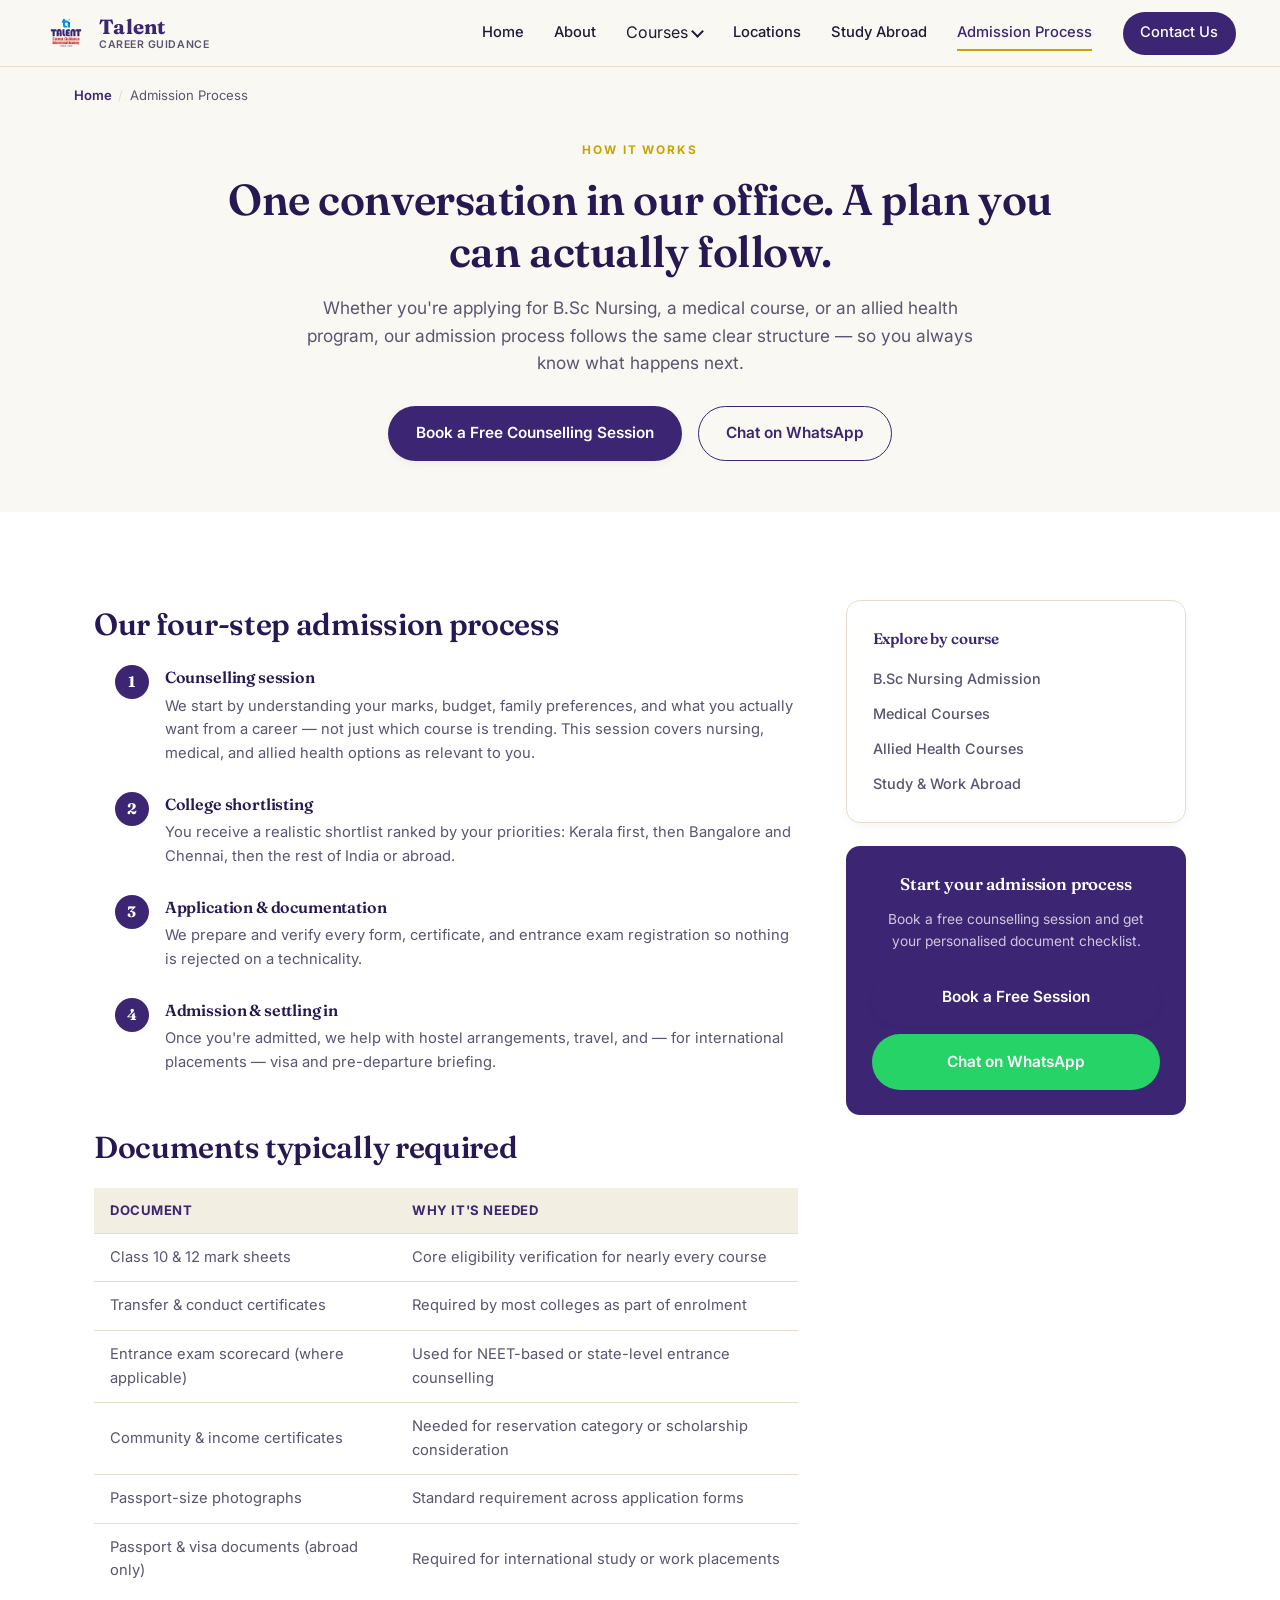
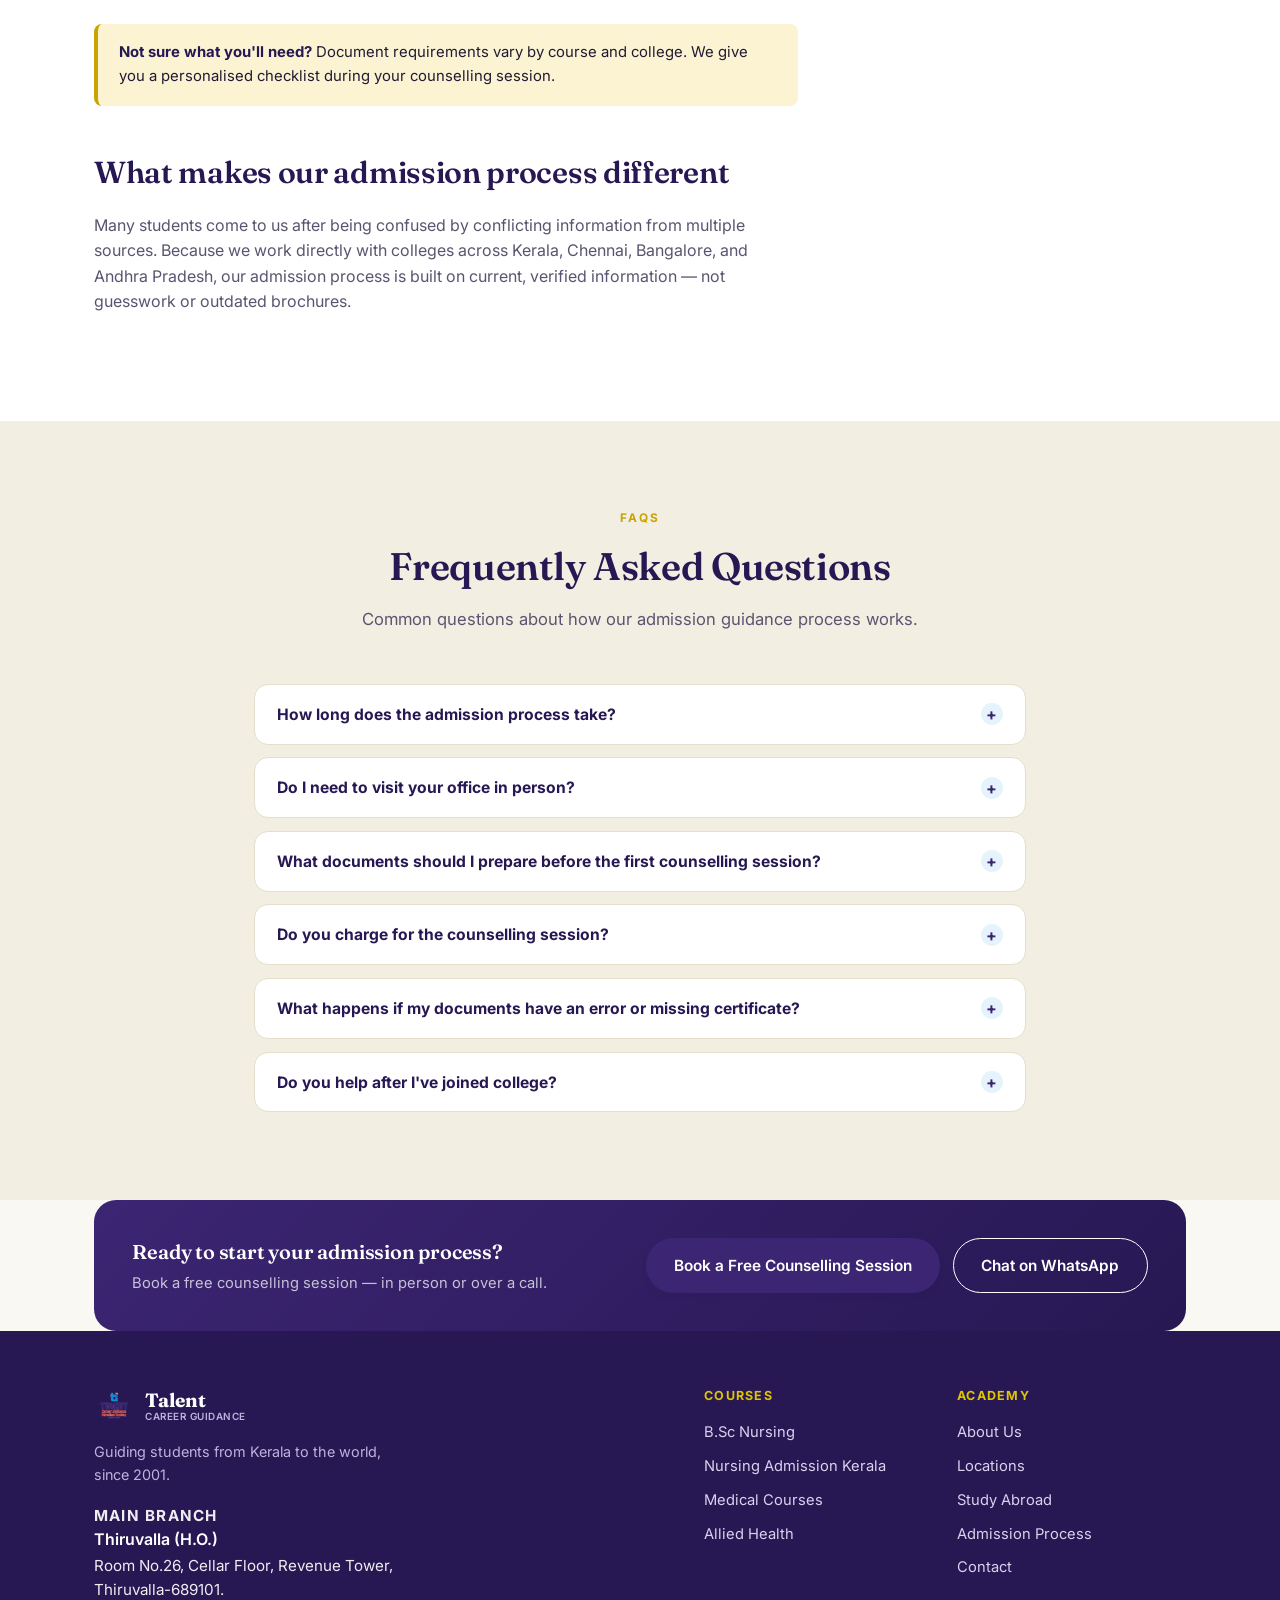
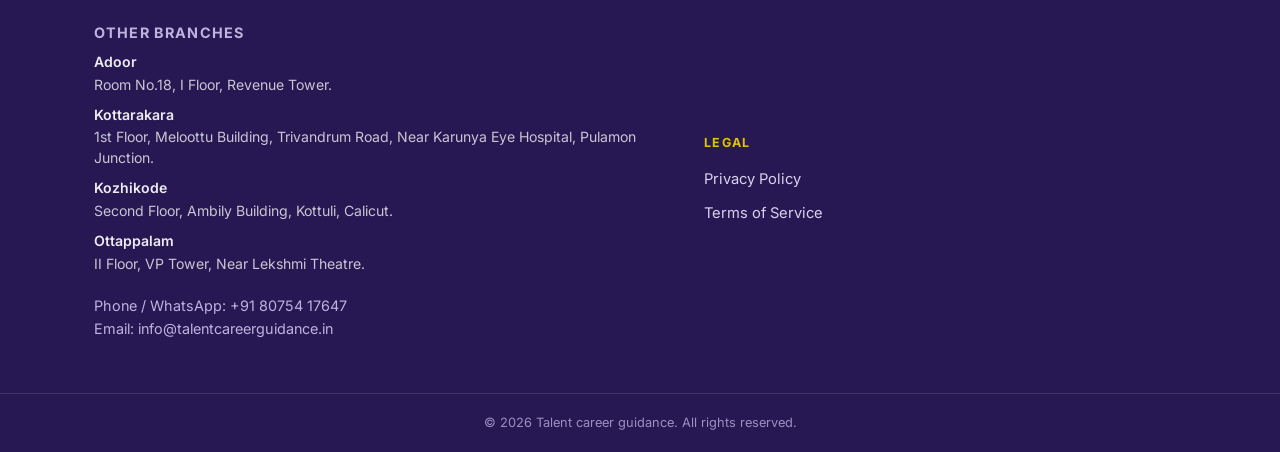
<file: admission-process.html>
<!DOCTYPE html>
<html lang="en">
<head>
<meta charset="UTF-8">
<meta name="viewport" content="width=device-width, initial-scale=1.0">
<title>Admission Process & Documentation Guide | Talent Career Guidance</title>
<meta name="description" content="Understand our step-by-step admission process for B.Sc Nursing, medical, and allied health courses — from counselling to documentation, application, and settling into college.">
<link rel="canonical" href="https://www.talentcareerguidance.in/admission-process.html">

<!-- Favicons -->
<link rel="icon" type="image/png" sizes="32x32" href="assets/icons/favicon-32x32.png">
<link rel="icon" type="image/png" sizes="16x16" href="assets/icons/favicon-16x16.png">
<link rel="apple-touch-icon" sizes="180x180" href="assets/icons/apple-touch-icon.png">
<link rel="icon" href="assets/icons/favicon.ico">
<link rel="manifest" href="manifest.webmanifest">
<meta name="theme-color" content="#3C2573">

<!-- Open Graph -->
<meta property="og:type" content="website">
<meta property="og:site_name" content="Talent career guidance">
<meta property="og:title" content="Admission Process & Documentation Guide | Talent Career Guidance">
<meta property="og:description" content="Understand our step-by-step admission process for B.Sc Nursing, medical, and allied health courses — from counselling to documentation, application, and settling into college.">
<meta property="og:url" content="https://www.talentcareerguidance.in/admission-process.html">
<meta property="og:image" content="https://www.talentcareerguidance.in/assets/logo.png">
<meta property="og:locale" content="en_IN">

<!-- Twitter -->
<meta name="twitter:card" content="summary_large_image">
<meta name="twitter:title" content="Admission Process & Documentation Guide | Talent Career Guidance">
<meta name="twitter:description" content="Understand our step-by-step admission process for B.Sc Nursing, medical, and allied health courses — from counselling to documentation, application, and settling into college.">
<meta name="twitter:image" content="https://www.talentcareerguidance.in/assets/logo.png">

<link rel="preconnect" href="https://fonts.googleapis.com">
<link rel="preconnect" href="https://fonts.gstatic.com" crossorigin>
<link href="https://fonts.googleapis.com/css2?family=Fraunces:ital,opsz,wght@0,9..144,300;0,9..144,400;0,9..144,500;0,9..144,600;0,9..144,700;1,9..144,500&family=Inter:wght@400;500;600;700;800&display=swap" rel="stylesheet">
<link rel="stylesheet" href="styles.css">
<script type="application/ld+json">
{
  "@context": "https://schema.org",
  "@type": "EducationalOrganization",
  "name": "Talent career guidance",
  "alternateName": "Talent Career Guidance",
  "url": "https://www.talentcareerguidance.in/",
  "logo": "https://www.talentcareerguidance.in/assets/logo.png",
  "image": "https://www.talentcareerguidance.in/assets/logo.png",
  "description": "Educational consultancy guiding students to admissions in B.Sc Nursing, medical, paramedical and allied health courses across Kerala, Chennai, Bangalore, Andhra Pradesh, and abroad.",
  "foundingDate": "2001",
  "address": {
    "@type": "PostalAddress",
    "streetAddress": "1st Floor, Meloot Building, MC Rd, near Jubilee Mandiram Auditorium, Pulamon Junction",
    "addressLocality": "Kottarakkara",
    "addressRegion": "Kerala",
    "postalCode": "691506",
    "addressCountry": "IN"
  },
  "geo": {
    "@type": "GeoCoordinates",
    "latitude": 9.0739,
    "longitude": 76.7727
  },
  "telephone": "+918075417647",
  "email": "info@talentcareerguidance.in",
  "areaServed": ["Kerala", "Chennai", "Bangalore", "Andhra Pradesh", "India", "Abroad"],
  "sameAs": []
}
</script>
<script type="application/ld+json">
{
  "@context": "https://schema.org",
  "@type": "LocalBusiness",
  "name": "Talent career guidance",
  "image": "https://www.talentcareerguidance.in/assets/logo.png",
  "url": "https://www.talentcareerguidance.in/",
  "telephone": "+918075417647",
  "priceRange": "Free counselling",
  "address": {
    "@type": "PostalAddress",
    "streetAddress": "1st Floor, Meloot Building, MC Rd, near Jubilee Mandiram Auditorium, Pulamon Junction",
    "addressLocality": "Kottarakkara",
    "addressRegion": "Kerala",
    "postalCode": "691506",
    "addressCountry": "IN"
  },
  "geo": {
    "@type": "GeoCoordinates",
    "latitude": 9.0739,
    "longitude": 76.7727
  },
  "openingHoursSpecification": {
    "@type": "OpeningHoursSpecification",
    "dayOfWeek": ["Monday","Tuesday","Wednesday","Thursday","Friday","Saturday"],
    "opens": "09:30",
    "closes": "18:30"
  }
}
</script>
<script type="application/ld+json">
{
  "@context": "https://schema.org",
  "@type": "BreadcrumbList",
  "itemListElement": [
    {"@type": "ListItem", "position": 1, "name": "Home", "item": "https://www.talentcareerguidance.in/"},
    {"@type": "ListItem", "position": 2, "name": "Admission Process", "item": "https://www.talentcareerguidance.in/admission-process.html"}
  ]
}
</script>
<script type="application/ld+json">
{
  "@context": "https://schema.org",
  "@type": "FAQPage",
  "mainEntity": [
    {"@type": "Question", "name": "How long does the admission process take?", "acceptedAnswer": {"@type": "Answer", "text": "Timelines vary by course and college, but most students complete counselling, shortlisting, and application within a few weeks, with final admission depending on each college's entrance and counselling schedule."}},
    {"@type": "Question", "name": "Do I need to visit your office in person?", "acceptedAnswer": {"@type": "Answer", "text": "It helps but isn't required — we offer counselling sessions in person at our Kottarakkara office and over phone or video call for students who can't visit."}},
    {"@type": "Question", "name": "What documents should I prepare before the first counselling session?", "acceptedAnswer": {"@type": "Answer", "text": "Bring your Class 10 and 12 mark sheets and any entrance exam scorecards you already have. We'll guide you on every other certificate needed after understanding your course preference."}},
    {"@type": "Question", "name": "Do you charge for the counselling session?", "acceptedAnswer": {"@type": "Answer", "text": "The first counselling session is free. Any service fees, if applicable for specific application or documentation support, are explained transparently before you commit."}},
    {"@type": "Question", "name": "What happens if my documents have an error or missing certificate?", "acceptedAnswer": {"@type": "Answer", "text": "We review every document before submission specifically to catch this. If something is missing, we tell you exactly what's needed and how to get it quickly."}},
    {"@type": "Question", "name": "Do you help after I've joined college?", "acceptedAnswer": {"@type": "Answer", "text": "Yes, we stay involved through your first term for settling-in support, and long-term for students considering further study or work abroad after graduation."}}
  ]
}
</script>
</head>
<body>

<!-- ============ HEADER ============ -->
<header class="site-header" id="top">
  <div class="header-inner">
    <a class="brand" href="index.html">
      <img src="assets/logo.png" alt="Talent career guidance logo" class="brand-mark">
      <span class="brand-text">
        <span class="brand-name">Talent</span>
        <span class="brand-sub">career guidance</span>
      </span>
    </a>

    <nav class="main-nav" id="main-nav">
      <a href="index.html" class="">Home</a>
      <a href="about.html" class="">About</a>
      <div class="has-dropdown">
        <span class="dropdown-toggle" tabindex="0">Courses <span class="dropdown-caret"></span></span>
        <div class="dropdown-menu">
          <a href="bsc-nursing.html">B.Sc Nursing Admission</a>
          <a href="nursing-admission-kerala.html">Nursing Admission in Kerala</a>
          <a href="medical-courses.html">Medical &amp; MBBS/BDS Courses</a>
          <a href="allied-health-courses.html">Paramedical &amp; Allied Health</a>
        </div>
      </div>
      <a href="locations.html" class="">Locations</a>
      <a href="abroad-admissions.html" class="">Study Abroad</a>
      <a href="admission-process.html" class=" active">Admission Process</a>
      <a href="contact.html" class="nav-cta"> <span class="button"> Contact Us </span> </a>
    </nav>

    <button class="nav-toggle" id="nav-toggle" aria-label="Toggle navigation" aria-expanded="false">
      <span></span><span></span><span></span>
    </button>
  </div>
</header>

<nav class="breadcrumbs" aria-label="Breadcrumb"><a href="index.html">Home</a><span class="crumb-sep">/</span><span class="crumb-current">Admission Process</span></nav>

<!-- ============ PAGE HERO ============ -->
<section class="page-hero">
  <div class="page-hero-inner">
    <p class="eyebrow">How it works</p>
    <h1>One conversation in our office. A plan you can actually follow.</h1>
    <p class="page-hero-lead">Whether you're applying for B.Sc Nursing, a medical course, or an allied health program, our admission process follows the same clear structure — so you always know what happens next.</p>
    <div class="page-hero-actions">
      <a href="contact.html" class="btn btn-primary">Book a Free Counselling Session</a>
      <a href="https://wa.me/918075417647?text=Hi%2C%20I%27d%20like%20to%20know%20more%20about%20admission%20guidance." class="btn btn-ghost" target="_blank" rel="noopener">Chat on WhatsApp</a>
    </div>
    
  </div>
</section>

<section class="content-section">
  <div class="content-wrap">
    <div class="content-grid">
      <div class="prose">
        <h2>Our four-step admission process</h2>
        <ul class="step-list">
          <li><span class="step-num">1</span><div class="step-body">
            <h4>Counselling session</h4>
            <p>We start by understanding your marks, budget, family preferences, and what you actually want from a career — not just which course is trending. This session covers <a href="bsc-nursing.html">nursing</a>, <a href="medical-courses.html">medical</a>, and <a href="allied-health-courses.html">allied health</a> options as relevant to you.</p>
          </div></li>
          <li><span class="step-num">2</span><div class="step-body">
            <h4>College shortlisting</h4>
            <p>You receive a realistic shortlist ranked by your priorities: <a href="nursing-admission-kerala.html">Kerala first</a>, then <a href="locations.html">Bangalore and Chennai</a>, then the rest of India or <a href="abroad-admissions.html">abroad</a>.</p>
          </div></li>
          <li><span class="step-num">3</span><div class="step-body">
            <h4>Application &amp; documentation</h4>
            <p>We prepare and verify every form, certificate, and entrance exam registration so nothing is rejected on a technicality.</p>
          </div></li>
          <li><span class="step-num">4</span><div class="step-body">
            <h4>Admission &amp; settling in</h4>
            <p>Once you're admitted, we help with hostel arrangements, travel, and — for international placements — visa and pre-departure briefing.</p>
          </div></li>
        </ul>

        <h2>Documents typically required</h2>
        <table class="info-table">
          <tr><th>Document</th><th>Why it's needed</th></tr>
          <tr><td>Class 10 &amp; 12 mark sheets</td><td>Core eligibility verification for nearly every course</td></tr>
          <tr><td>Transfer &amp; conduct certificates</td><td>Required by most colleges as part of enrolment</td></tr>
          <tr><td>Entrance exam scorecard (where applicable)</td><td>Used for NEET-based or state-level entrance counselling</td></tr>
          <tr><td>Community &amp; income certificates</td><td>Needed for reservation category or scholarship consideration</td></tr>
          <tr><td>Passport-size photographs</td><td>Standard requirement across application forms</td></tr>
          <tr><td>Passport &amp; visa documents (abroad only)</td><td>Required for international study or work placements</td></tr>
        </table>
        <div class="callout"><strong>Not sure what you'll need?</strong> Document requirements vary by course and college. We give you a personalised checklist during your counselling session.</div>

        <h2>What makes our admission process different</h2>
        <p>Many students come to us after being confused by conflicting information from multiple sources. Because we work directly with colleges across <a href="locations.html">Kerala, Chennai, Bangalore, and Andhra Pradesh</a>, our admission process is built on current, verified information — not guesswork or outdated brochures.</p>
      </div>

      <aside class="sidebar">
        <div class="sidebar-card">
          <h4>Explore by course</h4>
          <ul>
            <li><a href="bsc-nursing.html">B.Sc Nursing Admission</a></li>
            <li><a href="medical-courses.html">Medical Courses</a></li>
            <li><a href="allied-health-courses.html">Allied Health Courses</a></li>
            <li><a href="abroad-admissions.html">Study &amp; Work Abroad</a></li>
          </ul>
        </div>
        <div class="sidebar-cta">
          <h4>Start your admission process</h4>
          <p>Book a free counselling session and get your personalised document checklist.</p>
          <a href="contact.html" class="btn btn-primary">Book a Free Session</a>
          <a href="https://wa.me/918075417647?text=Hi%2C%20I%27d%20like%20to%20know%20more%20about%20admission%20guidance." target="_blank" rel="noopener" class="btn" style="background:#25D366;color:#fff">Chat on WhatsApp</a>
        </div>
      </aside>
    </div>
  </div>
</section>

<!-- ============ FAQ ============ -->
<section class="faq" id="faq">
  <div class="section-head">
    <p class="eyebrow">FAQs</p>
    <h2>Frequently Asked Questions</h2>
    <p class="section-intro">Common questions about how our admission guidance process works.</p>
  </div>
  <div class="faq-list">
    <div class="faq-item">
      <button class="faq-question" aria-expanded="false">
        <span>How long does the admission process take?</span>
        <span class="faq-icon">+</span>
      </button>
      <div class="faq-answer"><div class="faq-answer-inner"><p>Timelines vary by course and college, but most students complete counselling, shortlisting, and application within a few weeks, with final admission depending on each college's entrance and counselling schedule.</p></div></div>
    </div>
    <div class="faq-item">
      <button class="faq-question" aria-expanded="false">
        <span>Do I need to visit your office in person?</span>
        <span class="faq-icon">+</span>
      </button>
      <div class="faq-answer"><div class="faq-answer-inner"><p>It helps but isn't required — we offer counselling sessions in person at our Kottarakkara office and over phone or video call for students who can't visit.</p></div></div>
    </div>
    <div class="faq-item">
      <button class="faq-question" aria-expanded="false">
        <span>What documents should I prepare before the first counselling session?</span>
        <span class="faq-icon">+</span>
      </button>
      <div class="faq-answer"><div class="faq-answer-inner"><p>Bring your Class 10 and 12 mark sheets and any entrance exam scorecards you already have. We'll guide you on every other certificate needed after understanding your course preference.</p></div></div>
    </div>
    <div class="faq-item">
      <button class="faq-question" aria-expanded="false">
        <span>Do you charge for the counselling session?</span>
        <span class="faq-icon">+</span>
      </button>
      <div class="faq-answer"><div class="faq-answer-inner"><p>The first counselling session is free. Any service fees, if applicable for specific application or documentation support, are explained transparently before you commit.</p></div></div>
    </div>
    <div class="faq-item">
      <button class="faq-question" aria-expanded="false">
        <span>What happens if my documents have an error or missing certificate?</span>
        <span class="faq-icon">+</span>
      </button>
      <div class="faq-answer"><div class="faq-answer-inner"><p>We review every document before submission specifically to catch this. If something is missing, we tell you exactly what's needed and how to get it quickly.</p></div></div>
    </div>
    <div class="faq-item">
      <button class="faq-question" aria-expanded="false">
        <span>Do you help after I've joined college?</span>
        <span class="faq-icon">+</span>
      </button>
      <div class="faq-answer"><div class="faq-answer-inner"><p>Yes, we stay involved through your first term for settling-in support, and long-term for students considering further study or work abroad after graduation.</p></div></div>
    </div>
  </div>
</section>

<section class="mini-cta">
  <div class="mini-cta-inner">
    <div>
      <h3>Ready to start your admission process?</h3>
      <p>Book a free counselling session — in person or over a call.</p>
    </div>
    <div class="mini-cta-actions">
      <a href="contact.html" class="btn btn-primary">Book a Free Counselling Session</a>
      <a href="https://wa.me/918075417647?text=Hi%2C%20I%27d%20like%20to%20know%20more%20about%20admission%20guidance." class="btn btn-ghost" style="border-color:#fff;color:#fff" target="_blank" rel="noopener">Chat on WhatsApp</a>
    </div>
  </div>
</section>

<!-- ============ FOOTER ============ -->
<footer class="site-footer">
  <div class="footer-inner">
    <div class="footer-brand">
      <div class="footer-brand-row">
        <img src="assets/icon-mark.png" alt="" class="footer-logo" aria-hidden="true">
        <span class="footer-wordmark">Talent<small>career guidance</small></span>
      </div>
      <p class="footer-tagline">Guiding students from Kerala to the world, since 2001.</p>
      <div class="footer-address footer-address-main">
        <p class="footer-address-title">Main Branch</p>
        <p><span class="branch-name">Thiruvalla (H.O.)</span>Room No.26, Cellar Floor, Revenue Tower, Thiruvalla-689101.</p>
      </div>
      <div class="footer-address footer-address-others">
        <p class="footer-address-title">Other Branches</p>
        <ul class="footer-branch-list">
          <li><span class="branch-name">Adoor</span>Room No.18, I Floor, Revenue Tower.</li>
          <li><span class="branch-name">Kottarakara</span>1st Floor, Meloottu Building, Trivandrum Road, Near Karunya Eye Hospital, Pulamon Junction.</li>
          <li><span class="branch-name">Kozhikode</span>Second Floor, Ambily Building, Kottuli, Calicut.</li>
          <li><span class="branch-name">Ottappalam</span>II Floor, VP Tower, Near Lekshmi Theatre.</li>
        </ul>
      </div>
      <p>Phone / WhatsApp: <a href="tel:+918075417647">+91 80754 17647</a><br>Email: <a href="mailto:info@talentcareerguidance.in">info@talentcareerguidance.in</a></p>
    </div>
    <div class="footer-links">
      <div class="footer-col">
        <h5>Courses</h5>
        <a href="bsc-nursing.html">B.Sc Nursing</a>
        <a href="nursing-admission-kerala.html">Nursing Admission Kerala</a>
        <a href="medical-courses.html">Medical Courses</a>
        <a href="allied-health-courses.html">Allied Health</a>
      </div>
      <div class="footer-col">
        <h5>Academy</h5>
        <a href="about.html">About Us</a>
        <a href="locations.html">Locations</a>
        <a href="abroad-admissions.html">Study Abroad</a>
        <a href="admission-process.html">Admission Process</a>
        <a href="contact.html">Contact</a>
      </div>
      <div class="footer-col">
        <h5>Legal</h5>
        <a href="privacy-policy.html">Privacy Policy</a>
        <a href="terms.html">Terms of Service</a>
      </div>
    </div>
  </div>
  <div class="footer-bottom">
    <p>&copy; 2026 Talent career guidance. All rights reserved.</p>
  </div>
</footer>

<div class="mobile-cta-bar" aria-label="Quick contact">
  <a href="tel:+918075417647" class="mcb-call">
    <svg width="16" height="16" viewBox="0 0 24 24" fill="currentColor" aria-hidden="true"><path d="M6.62 10.79a15.05 15.05 0 006.59 6.59l2.2-2.2a1 1 0 011.02-.24 11.36 11.36 0 003.57.57 1 1 0 011 1V20a1 1 0 01-1 1A17 17 0 013 4a1 1 0 011-1h3.5a1 1 0 011 1 11.36 11.36 0 00.57 3.57 1 1 0 01-.25

</body>
</html>
</file>
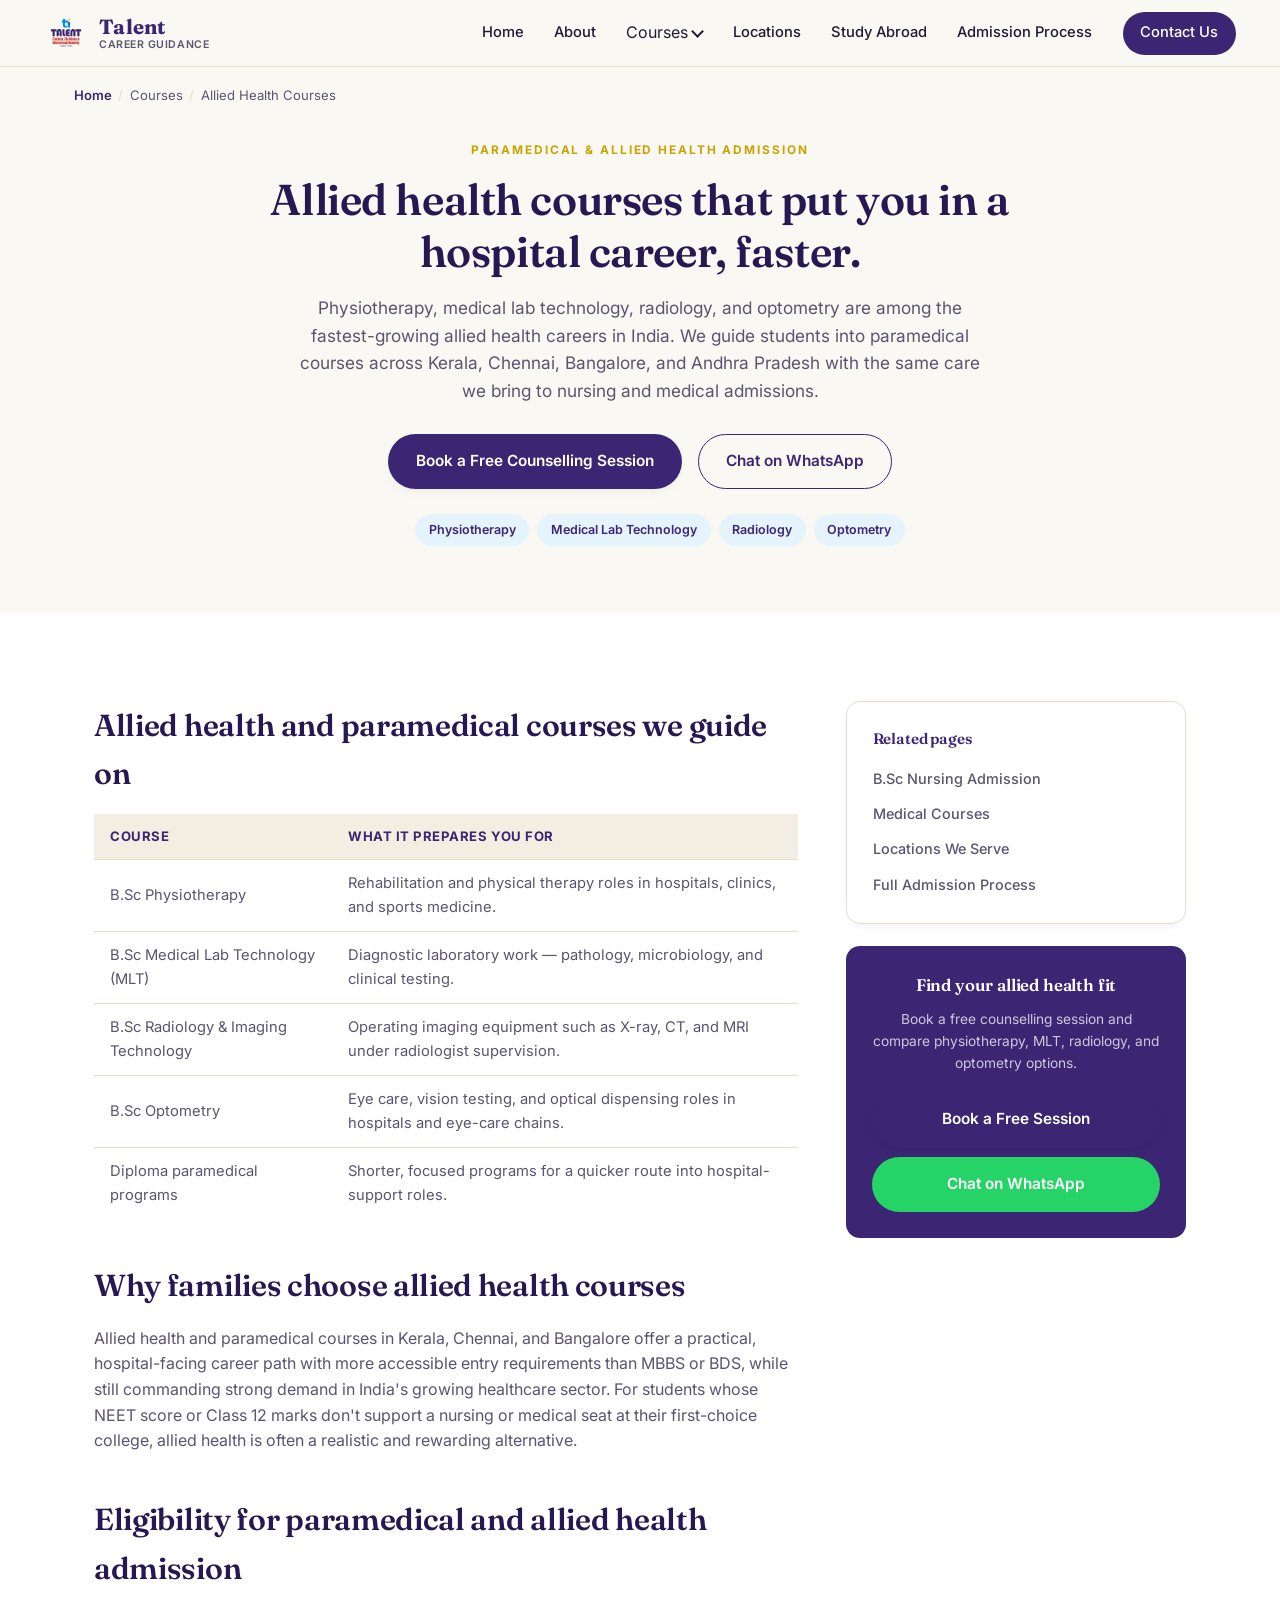
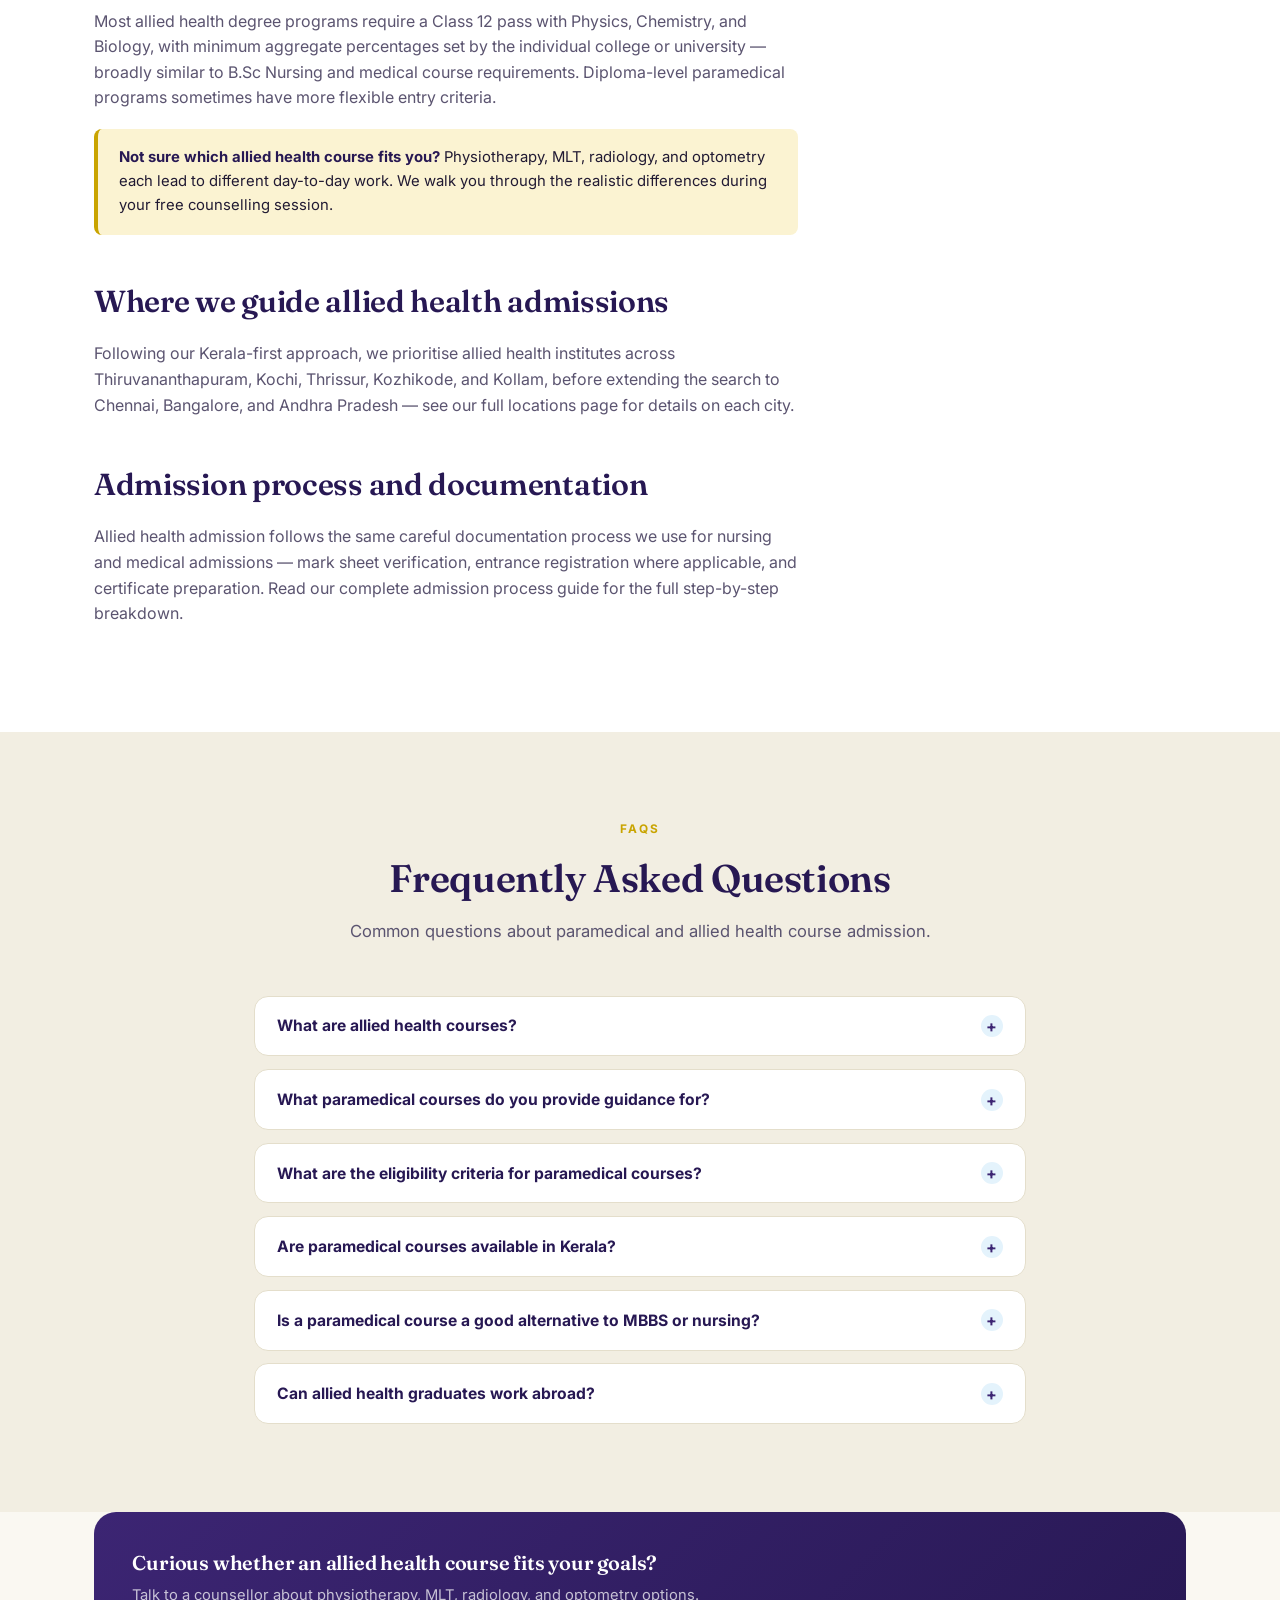
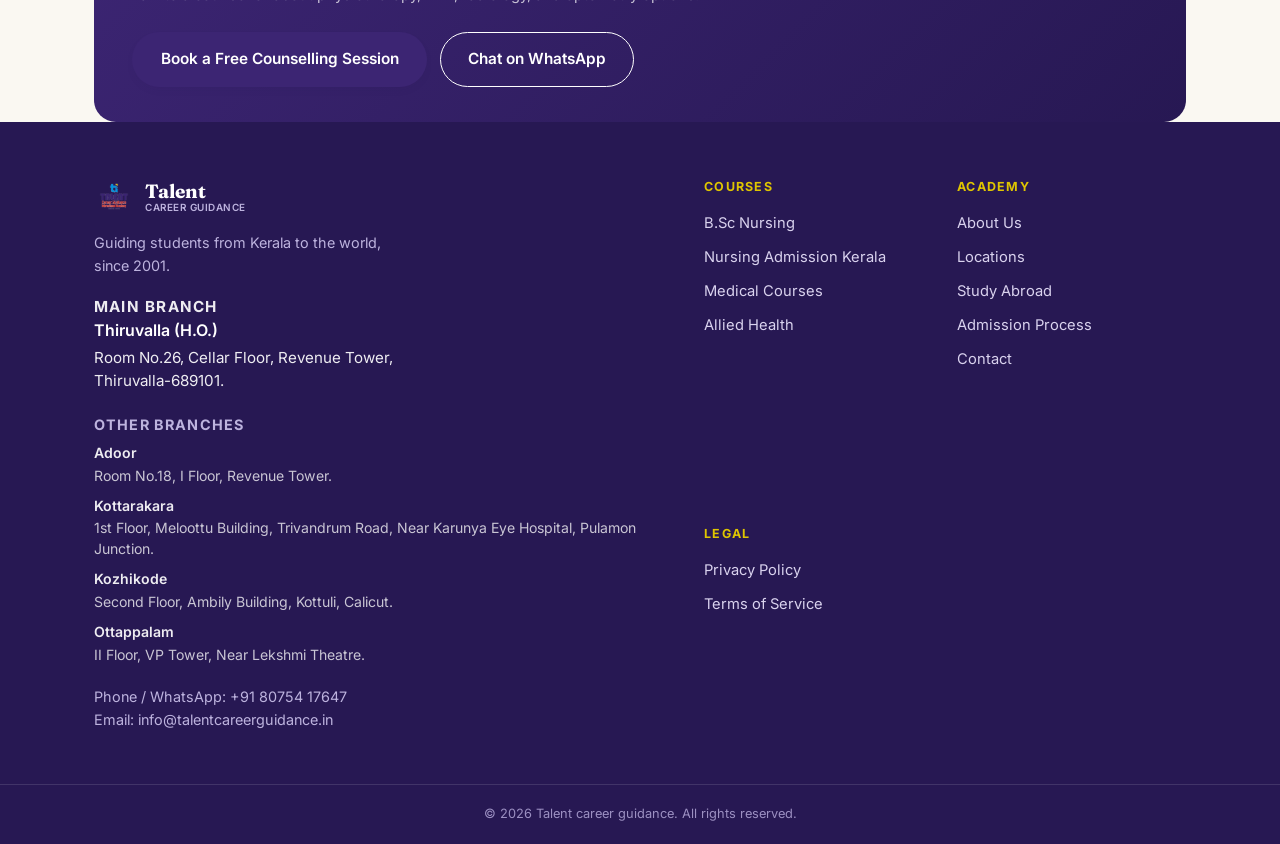
<file: allied-health-courses.html>
<!DOCTYPE html>
<html lang="en">
<head>
<meta charset="UTF-8">
<meta name="viewport" content="width=device-width, initial-scale=1.0">
<title>Paramedical & Allied Health Courses | Admission Guidance | Talent Career Guidance</title>
<meta name="description" content="Admission guidance for paramedical and allied health courses — physiotherapy, medical lab technology, radiology, and optometry — across Kerala, Chennai, Bangalore, and Andhra Pradesh.">
<link rel="canonical" href="https://www.talentcareerguidance.in/allied-health-courses.html">

<!-- Favicons -->
<link rel="icon" type="image/png" sizes="32x32" href="assets/icons/favicon-32x32.png">
<link rel="icon" type="image/png" sizes="16x16" href="assets/icons/favicon-16x16.png">
<link rel="apple-touch-icon" sizes="180x180" href="assets/icons/apple-touch-icon.png">
<link rel="icon" href="assets/icons/favicon.ico">
<link rel="manifest" href="manifest.webmanifest">
<meta name="theme-color" content="#3C2573">

<!-- Open Graph -->
<meta property="og:type" content="website">
<meta property="og:site_name" content="Talent career guidance">
<meta property="og:title" content="Paramedical & Allied Health Courses | Admission Guidance | Talent Career Guidance">
<meta property="og:description" content="Admission guidance for paramedical and allied health courses — physiotherapy, medical lab technology, radiology, and optometry — across Kerala, Chennai, Bangalore, and Andhra Pradesh.">
<meta property="og:url" content="https://www.talentcareerguidance.in/allied-health-courses.html">
<meta property="og:image" content="https://www.talentcareerguidance.in/assets/logo.png">
<meta property="og:locale" content="en_IN">

<!-- Twitter -->
<meta name="twitter:card" content="summary_large_image">
<meta name="twitter:title" content="Paramedical & Allied Health Courses | Admission Guidance | Talent Career Guidance">
<meta name="twitter:description" content="Admission guidance for paramedical and allied health courses — physiotherapy, medical lab technology, radiology, and optometry — across Kerala, Chennai, Bangalore, and Andhra Pradesh.">
<meta name="twitter:image" content="https://www.talentcareerguidance.in/assets/logo.png">

<link rel="preconnect" href="https://fonts.googleapis.com">
<link rel="preconnect" href="https://fonts.gstatic.com" crossorigin>
<link href="https://fonts.googleapis.com/css2?family=Fraunces:ital,opsz,wght@0,9..144,300;0,9..144,400;0,9..144,500;0,9..144,600;0,9..144,700;1,9..144,500&family=Inter:wght@400;500;600;700;800&display=swap" rel="stylesheet">
<link rel="stylesheet" href="styles.css">
<script type="application/ld+json">
{
  "@context": "https://schema.org",
  "@type": "EducationalOrganization",
  "name": "Talent career guidance",
  "alternateName": "Talent Career Guidance",
  "url": "https://www.talentcareerguidance.in/",
  "logo": "https://www.talentcareerguidance.in/assets/logo.png",
  "image": "https://www.talentcareerguidance.in/assets/logo.png",
  "description": "Educational consultancy guiding students to admissions in B.Sc Nursing, medical, paramedical and allied health courses across Kerala, Chennai, Bangalore, Andhra Pradesh, and abroad.",
  "foundingDate": "2001",
  "address": {
    "@type": "PostalAddress",
    "streetAddress": "1st Floor, Meloot Building, MC Rd, near Jubilee Mandiram Auditorium, Pulamon Junction",
    "addressLocality": "Kottarakkara",
    "addressRegion": "Kerala",
    "postalCode": "691506",
    "addressCountry": "IN"
  },
  "geo": {
    "@type": "GeoCoordinates",
    "latitude": 9.0739,
    "longitude": 76.7727
  },
  "telephone": "+918075417647",
  "email": "info@talentcareerguidance.in",
  "areaServed": ["Kerala", "Chennai", "Bangalore", "Andhra Pradesh", "India", "Abroad"],
  "sameAs": []
}
</script>
<script type="application/ld+json">
{
  "@context": "https://schema.org",
  "@type": "LocalBusiness",
  "name": "Talent career guidance",
  "image": "https://www.talentcareerguidance.in/assets/logo.png",
  "url": "https://www.talentcareerguidance.in/",
  "telephone": "+918075417647",
  "priceRange": "Free counselling",
  "address": {
    "@type": "PostalAddress",
    "streetAddress": "1st Floor, Meloot Building, MC Rd, near Jubilee Mandiram Auditorium, Pulamon Junction",
    "addressLocality": "Kottarakkara",
    "addressRegion": "Kerala",
    "postalCode": "691506",
    "addressCountry": "IN"
  },
  "geo": {
    "@type": "GeoCoordinates",
    "latitude": 9.0739,
    "longitude": 76.7727
  },
  "openingHoursSpecification": {
    "@type": "OpeningHoursSpecification",
    "dayOfWeek": ["Monday","Tuesday","Wednesday","Thursday","Friday","Saturday"],
    "opens": "09:30",
    "closes": "18:30"
  }
}
</script>
<script type="application/ld+json">
{
  "@context": "https://schema.org",
  "@type": "BreadcrumbList",
  "itemListElement": [
    {"@type": "ListItem", "position": 1, "name": "Home", "item": "https://www.talentcareerguidance.in/"},
    {"@type": "ListItem", "position": 2, "name": "Courses"},
    {"@type": "ListItem", "position": 3, "name": "Allied Health Courses", "item": "https://www.talentcareerguidance.in/allied-health-courses.html"}
  ]
}
</script>
<script type="application/ld+json">
{
  "@context": "https://schema.org",
  "@type": "FAQPage",
  "mainEntity": [
    {"@type": "Question", "name": "What are allied health courses?", "acceptedAnswer": {"@type": "Answer", "text": "Allied health courses are diploma and degree programs that train students for hospital-support careers such as physiotherapy, medical lab technology, radiology, and optometry — alongside doctors and nurses."}},
    {"@type": "Question", "name": "What paramedical courses do you provide guidance for?", "acceptedAnswer": {"@type": "Answer", "text": "We guide students on B.Sc Physiotherapy, B.Sc Medical Lab Technology (MLT), B.Sc Radiology and Imaging Technology, B.Sc Optometry, and related diploma programs."}},
    {"@type": "Question", "name": "What are the eligibility criteria for paramedical courses?", "acceptedAnswer": {"@type": "Answer", "text": "Most paramedical and allied health courses require a Class 12 pass with Physics, Chemistry, and Biology, similar to nursing and medical admission requirements, though specific cut-offs vary by college."}},
    {"@type": "Question", "name": "Are paramedical courses available in Kerala?", "acceptedAnswer": {"@type": "Answer", "text": "Yes, Kerala has a growing number of paramedical and allied health institutes, and we also extend guidance to strong programs in Chennai, Bangalore, and Andhra Pradesh."}},
    {"@type": "Question", "name": "Is a paramedical course a good alternative to MBBS or nursing?", "acceptedAnswer": {"@type": "Answer", "text": "For students whose marks or NEET scores don't support MBBS, BDS, or a preferred nursing seat, paramedical and allied health courses offer a strong, hospital-facing career path with shorter, more accessible entry requirements."}},
    {"@type": "Question", "name": "Can allied health graduates work abroad?", "acceptedAnswer": {"@type": "Answer", "text": "Many allied health qualifications, particularly physiotherapy and medical lab technology, have recognised pathways to further study and work opportunities abroad. We can advise on this during your counselling session."}}
  ]
}
</script>
</head>
<body>

<!-- ============ HEADER ============ -->
<header class="site-header" id="top">
  <div class="header-inner">
    <a class="brand" href="index.html">
      <img src="assets/logo.png" alt="Talent career guidance logo" class="brand-mark">
      <span class="brand-text">
        <span class="brand-name">Talent</span>
        <span class="brand-sub">career guidance</span>
      </span>
    </a>

    <nav class="main-nav" id="main-nav">
      <a href="index.html" class="">Home</a>
      <a href="about.html" class="">About</a>
      <div class="has-dropdown">
        <span class="dropdown-toggle active" tabindex="0">Courses <span class="dropdown-caret"></span></span>
        <div class="dropdown-menu">
          <a href="bsc-nursing.html">B.Sc Nursing Admission</a>
          <a href="nursing-admission-kerala.html">Nursing Admission in Kerala</a>
          <a href="medical-courses.html">Medical &amp; MBBS/BDS Courses</a>
          <a href="allied-health-courses.html">Paramedical &amp; Allied Health</a>
        </div>
      </div>
      <a href="locations.html" class="">Locations</a>
      <a href="abroad-admissions.html" class="">Study Abroad</a>
      <a href="admission-process.html" class="">Admission Process</a>
      <a href="contact.html" class="nav-cta"> <span class="button"> Contact Us </span> </a>
    </nav>

    <button class="nav-toggle" id="nav-toggle" aria-label="Toggle navigation" aria-expanded="false">
      <span></span><span></span><span></span>
    </button>
  </div>
</header>

<nav class="breadcrumbs" aria-label="Breadcrumb"><a href="index.html">Home</a><span class="crumb-sep">/</span><span class="crumb-current">Courses</span><span class="crumb-sep">/</span><span class="crumb-current">Allied Health Courses</span></nav>

<!-- ============ PAGE HERO ============ -->
<section class="page-hero">
  <div class="page-hero-inner">
    <p class="eyebrow">Paramedical & allied health admission</p>
    <h1>Allied health courses that put you in a hospital career, faster.</h1>
    <p class="page-hero-lead">Physiotherapy, medical lab technology, radiology, and optometry are among the fastest-growing allied health careers in India. We guide students into paramedical courses across Kerala, Chennai, Bangalore, and Andhra Pradesh with the same care we bring to nursing and medical admissions.</p>
    <div class="page-hero-actions">
      <a href="contact.html" class="btn btn-primary">Book a Free Counselling Session</a>
      <a href="https://wa.me/918075417647?text=Hi%2C%20I%27d%20like%20to%20know%20more%20about%20admission%20guidance." class="btn btn-ghost" target="_blank" rel="noopener">Chat on WhatsApp</a>
    </div>
    <ul class="page-hero-tags"><li>Physiotherapy</li><li>Medical Lab Technology</li><li>Radiology</li><li>Optometry</li></ul>
  </div>
</section>

<section class="content-section">
  <div class="content-wrap">
    <div class="content-grid">
      <div class="prose">
        <h2>Allied health and paramedical courses we guide on</h2>
        <table class="info-table">
          <tr><th>Course</th><th>What it prepares you for</th></tr>
          <tr><td>B.Sc Physiotherapy</td><td>Rehabilitation and physical therapy roles in hospitals, clinics, and sports medicine.</td></tr>
          <tr><td>B.Sc Medical Lab Technology (MLT)</td><td>Diagnostic laboratory work — pathology, microbiology, and clinical testing.</td></tr>
          <tr><td>B.Sc Radiology &amp; Imaging Technology</td><td>Operating imaging equipment such as X-ray, CT, and MRI under radiologist supervision.</td></tr>
          <tr><td>B.Sc Optometry</td><td>Eye care, vision testing, and optical dispensing roles in hospitals and eye-care chains.</td></tr>
          <tr><td>Diploma paramedical programs</td><td>Shorter, focused programs for a quicker route into hospital-support roles.</td></tr>
        </table>

        <h2>Why families choose allied health courses</h2>
        <p>Allied health and paramedical courses in Kerala, Chennai, and Bangalore offer a practical, hospital-facing career path with more accessible entry requirements than MBBS or BDS, while still commanding strong demand in India's growing healthcare sector. For students whose NEET score or Class 12 marks don't support a nursing or medical seat at their first-choice college, allied health is often a realistic and rewarding alternative.</p>

        <h2>Eligibility for paramedical and allied health admission</h2>
        <p>Most allied health degree programs require a Class 12 pass with Physics, Chemistry, and Biology, with minimum aggregate percentages set by the individual college or university — broadly similar to <a href="bsc-nursing.html">B.Sc Nursing</a> and <a href="medical-courses.html">medical course</a> requirements. Diploma-level paramedical programs sometimes have more flexible entry criteria.</p>
        <div class="callout"><strong>Not sure which allied health course fits you?</strong> Physiotherapy, MLT, radiology, and optometry each lead to different day-to-day work. We walk you through the realistic differences during your free counselling session.</div>

        <h2>Where we guide allied health admissions</h2>
        <p>Following our Kerala-first approach, we prioritise allied health institutes across Thiruvananthapuram, Kochi, Thrissur, Kozhikode, and Kollam, before extending the search to Chennai, Bangalore, and Andhra Pradesh — see our <a href="locations.html">full locations page</a> for details on each city.</p>

        <h2>Admission process and documentation</h2>
        <p>Allied health admission follows the same careful documentation process we use for nursing and medical admissions — mark sheet verification, entrance registration where applicable, and certificate preparation. Read our <a href="admission-process.html">complete admission process guide</a> for the full step-by-step breakdown.</p>
      </div>

      <aside class="sidebar">
        <div class="sidebar-card">
          <h4>Related pages</h4>
          <ul>
            <li><a href="bsc-nursing.html">B.Sc Nursing Admission</a></li>
            <li><a href="medical-courses.html">Medical Courses</a></li>
            <li><a href="locations.html">Locations We Serve</a></li>
            <li><a href="admission-process.html">Full Admission Process</a></li>
          </ul>
        </div>
        <div class="sidebar-cta">
          <h4>Find your allied health fit</h4>
          <p>Book a free counselling session and compare physiotherapy, MLT, radiology, and optometry options.</p>
          <a href="contact.html" class="btn btn-primary">Book a Free Session</a>
          <a href="https://wa.me/918075417647?text=Hi%2C%20I%27d%20like%20to%20know%20more%20about%20admission%20guidance." target="_blank" rel="noopener" class="btn" style="background:#25D366;color:#fff">Chat on WhatsApp</a>
        </div>
      </aside>
    </div>
  </div>
</section>

<!-- ============ FAQ ============ -->
<section class="faq" id="faq">
  <div class="section-head">
    <p class="eyebrow">FAQs</p>
    <h2>Frequently Asked Questions</h2>
    <p class="section-intro">Common questions about paramedical and allied health course admission.</p>
  </div>
  <div class="faq-list">
    <div class="faq-item">
      <button class="faq-question" aria-expanded="false">
        <span>What are allied health courses?</span>
        <span class="faq-icon">+</span>
      </button>
      <div class="faq-answer"><div class="faq-answer-inner"><p>Allied health courses are diploma and degree programs that train students for hospital-support careers such as physiotherapy, medical lab technology, radiology, and optometry — alongside doctors and nurses.</p></div></div>
    </div>
    <div class="faq-item">
      <button class="faq-question" aria-expanded="false">
        <span>What paramedical courses do you provide guidance for?</span>
        <span class="faq-icon">+</span>
      </button>
      <div class="faq-answer"><div class="faq-answer-inner"><p>We guide students on B.Sc Physiotherapy, B.Sc Medical Lab Technology (MLT), B.Sc Radiology and Imaging Technology, B.Sc Optometry, and related diploma programs.</p></div></div>
    </div>
    <div class="faq-item">
      <button class="faq-question" aria-expanded="false">
        <span>What are the eligibility criteria for paramedical courses?</span>
        <span class="faq-icon">+</span>
      </button>
      <div class="faq-answer"><div class="faq-answer-inner"><p>Most paramedical and allied health courses require a Class 12 pass with Physics, Chemistry, and Biology, similar to nursing and medical admission requirements, though specific cut-offs vary by college.</p></div></div>
    </div>
    <div class="faq-item">
      <button class="faq-question" aria-expanded="false">
        <span>Are paramedical courses available in Kerala?</span>
        <span class="faq-icon">+</span>
      </button>
      <div class="faq-answer"><div class="faq-answer-inner"><p>Yes, Kerala has a growing number of paramedical and allied health institutes, and we also extend guidance to strong programs in Chennai, Bangalore, and Andhra Pradesh.</p></div></div>
    </div>
    <div class="faq-item">
      <button class="faq-question" aria-expanded="false">
        <span>Is a paramedical course a good alternative to MBBS or nursing?</span>
        <span class="faq-icon">+</span>
      </button>
      <div class="faq-answer"><div class="faq-answer-inner"><p>For students whose marks or NEET scores don't support MBBS, BDS, or a preferred nursing seat, paramedical and allied health courses offer a strong, hospital-facing career path with shorter, more accessible entry requirements.</p></div></div>
    </div>
    <div class="faq-item">
      <button class="faq-question" aria-expanded="false">
        <span>Can allied health graduates work abroad?</span>
        <span class="faq-icon">+</span>
      </button>
      <div class="faq-answer"><div class="faq-answer-inner"><p>Many allied health qualifications, particularly physiotherapy and medical lab technology, have recognised pathways to further study and work opportunities abroad. We can advise on this during your counselling session.</p></div></div>
    </div>
  </div>
</section>

<section class="mini-cta">
  <div class="mini-cta-inner">
    <div>
      <h3>Curious whether an allied health course fits your goals?</h3>
      <p>Talk to a counsellor about physiotherapy, MLT, radiology, and optometry options.</p>
    </div>
    <div class="mini-cta-actions">
      <a href="contact.html" class="btn btn-primary">Book a Free Counselling Session</a>
      <a href="https://wa.me/918075417647?text=Hi%2C%20I%27d%20like%20to%20know%20more%20about%20admission%20guidance." class="btn btn-ghost" style="border-color:#fff;color:#fff" target="_blank" rel="noopener">Chat on WhatsApp</a>
    </div>
  </div>
</section>

<!-- ============ FOOTER ============ -->
<footer class="site-footer">
  <div class="footer-inner">
    <div class="footer-brand">
      <div class="footer-brand-row">
        <img src="assets/icon-mark.png" alt="" class="footer-logo" aria-hidden="true">
        <span class="footer-wordmark">Talent<small>career guidance</small></span>
      </div>
      <p class="footer-tagline">Guiding students from Kerala to the world, since 2001.</p>
      <div class="footer-address footer-address-main">
        <p class="footer-address-title">Main Branch</p>
        <p><span class="branch-name">Thiruvalla (H.O.)</span>Room No.26, Cellar Floor, Revenue Tower, Thiruvalla-689101.</p>
      </div>
      <div class="footer-address footer-address-others">
        <p class="footer-address-title">Other Branches</p>
        <ul class="footer-branch-list">
          <li><span class="branch-name">Adoor</span>Room No.18, I Floor, Revenue Tower.</li>
          <li><span class="branch-name">Kottarakara</span>1st Floor, Meloottu Building, Trivandrum Road, Near Karunya Eye Hospital, Pulamon Junction.</li>
          <li><span class="branch-name">Kozhikode</span>Second Floor, Ambily Building, Kottuli, Calicut.</li>
          <li><span class="branch-name">Ottappalam</span>II Floor, VP Tower, Near Lekshmi Theatre.</li>
        </ul>
      </div>
      <p>Phone / WhatsApp: <a href="tel:+918075417647">+91 80754 17647</a><br>Email: <a href="mailto:info@talentcareerguidance.in">info@talentcareerguidance.in</a></p>
    </div>
    <div class="footer-links">
      <div class="footer-col">
        <h5>Courses</h5>
        <a href="bsc-nursing.html">B.Sc Nursing</a>
        <a href="nursing-admission-kerala.html">Nursing Admission Kerala</a>
        <a href="medical-courses.html">Medical Courses</a>
        <a href="allied-health-courses.html">Allied Health</a>
      </div>
      <div class="footer-col">
        <h5>Academy</h5>
        <a href="about.html">About Us</a>
        <a href="locations.html">Locations</a>
        <a href="abroad-admissions.html">Study Abroad</a>
        <a href="admission-process.html">Admission Process</a>
        <a href="contact.html">Contact</a>
      </div>
      <div class="footer-col">
        <h5>Legal</h5>
        <a href="privacy-policy.html">Privacy Policy</a>
        <a href="terms.html">Terms of Service</a>
      </div>
    </div>
  </div>
  <div class="footer-bottom">
    <p>&copy; 2026 Talent career guidance. All rights reserved.</p>
  </div>
</footer>

<div class="mobile-cta-bar" aria-label="Quick contact">
  <a href="tel:+918075417647" class="mcb-call">
    <svg width="16" height="16" viewBox="0 0 24 24" fill="currentColor" aria-hidden="true"><path d="M6.62 10.79a15.05 15.05 0 006.59 6.59l2.2-2.2a1 1 0 011.02-.24 11.36 11.36 0 003.57.57 1 1 0 011 1V20a1 1 0 01-1 1A17 17 0 013 4a1 1 0 011-1h3.5a1 1 0 011 1 11.36 11.36 0 00.57 3.57 1 1 0 01-.25 1.02l-2.2 2.2z"/></svg>
    Call Now
  </a>
  <a href="https://wa.me/918075417647?text=Hi%2C%20I%27d%20like%20to%20know%20more%20about%20admission%20guidance." class="mcb-whatsapp" target="_blank" rel="noopener">
    <svg width="16" height="16" viewBox="0 0 24 24" fill="currentColor" aria-hidden="true"><path d="M17.472 14.382c-.297-.149-1.758-.867-2.03-.967-.273-.099-.471-.148-.67.15-.197.297-.767.966-.94 1.164-.173.199-.347.223-.644.075-.297-.15-1.255-.463-2.39-1.475-.883-.788-1.48-1.761-1.653-2.059-.173-.297-.018-.458.13-.606.134-.133.298-.347.446-.52.149-.174.198-.298.298-.497.099-.198.05-.371-.025-.52 -.075 -.149 -.669 -1.612 -.916 -2.207 -.242 -.579 -.487 -.5 -.669 -.51 -.173 -.008 -.371 -.01 -.57 -.01 -.198 0 -.52 .074 -.792 .372 -.272 .２９７ -１．０４ １．０１６ -１．０４ ２．４７９ ０ １．４６２ １．０６５ ２．８７５ １．２１３ ３．０７４ .１４９ .１９８ ２．０９６ ３．２ ５．０７７ ４．４８７ .７０９ .３０６ １．２６２ .４８９ １．６９４ .６２５ .７１２ .２２７ １．３６ .１９５ １．８７１ .１１８ .５７１ -.０８５ １．７５８ -.７１９ ２．００６ -₁．４₁₃ .₂₄₈ -․₆₉₄ .₂₄₈ -₁．₂₈₉ .₁₇₃ -₁．₄₁₃ -․₀₇₄ -․₁₂₄ -․₂₇₂ -․₁₉₈ -․５₇ -․３₄₇ z"/><path d="M₁₂ ₀C⁵·³⁷³ ₀ ₀ ⁵·³⁷³ ₀ ¹²c₀ ²·¹²³ ·⁵⁵⁸ ⁴·¹¹ ¹·⁵²⁸ ⁵·⁸³⁶L ·₀⁵⁷ ²³·⁹⁹⁷l⁶·³₀⁴ -¹·⁶⁴⁸A₁₁·ଽ肆 ᱣ ·ଽ肆 ·₀₀°¹² ·²⁴c⁶·⁶²⁷ ° ·¹² -¹² -⁵·³⁷³ -¹² -¹²S₁捌·✻²柒 ·° ·¹² ·°z"/></svg>
    WhatsApp
  </a>
</div>

<script src="script.js"></script>

</body>
</html>
</file>
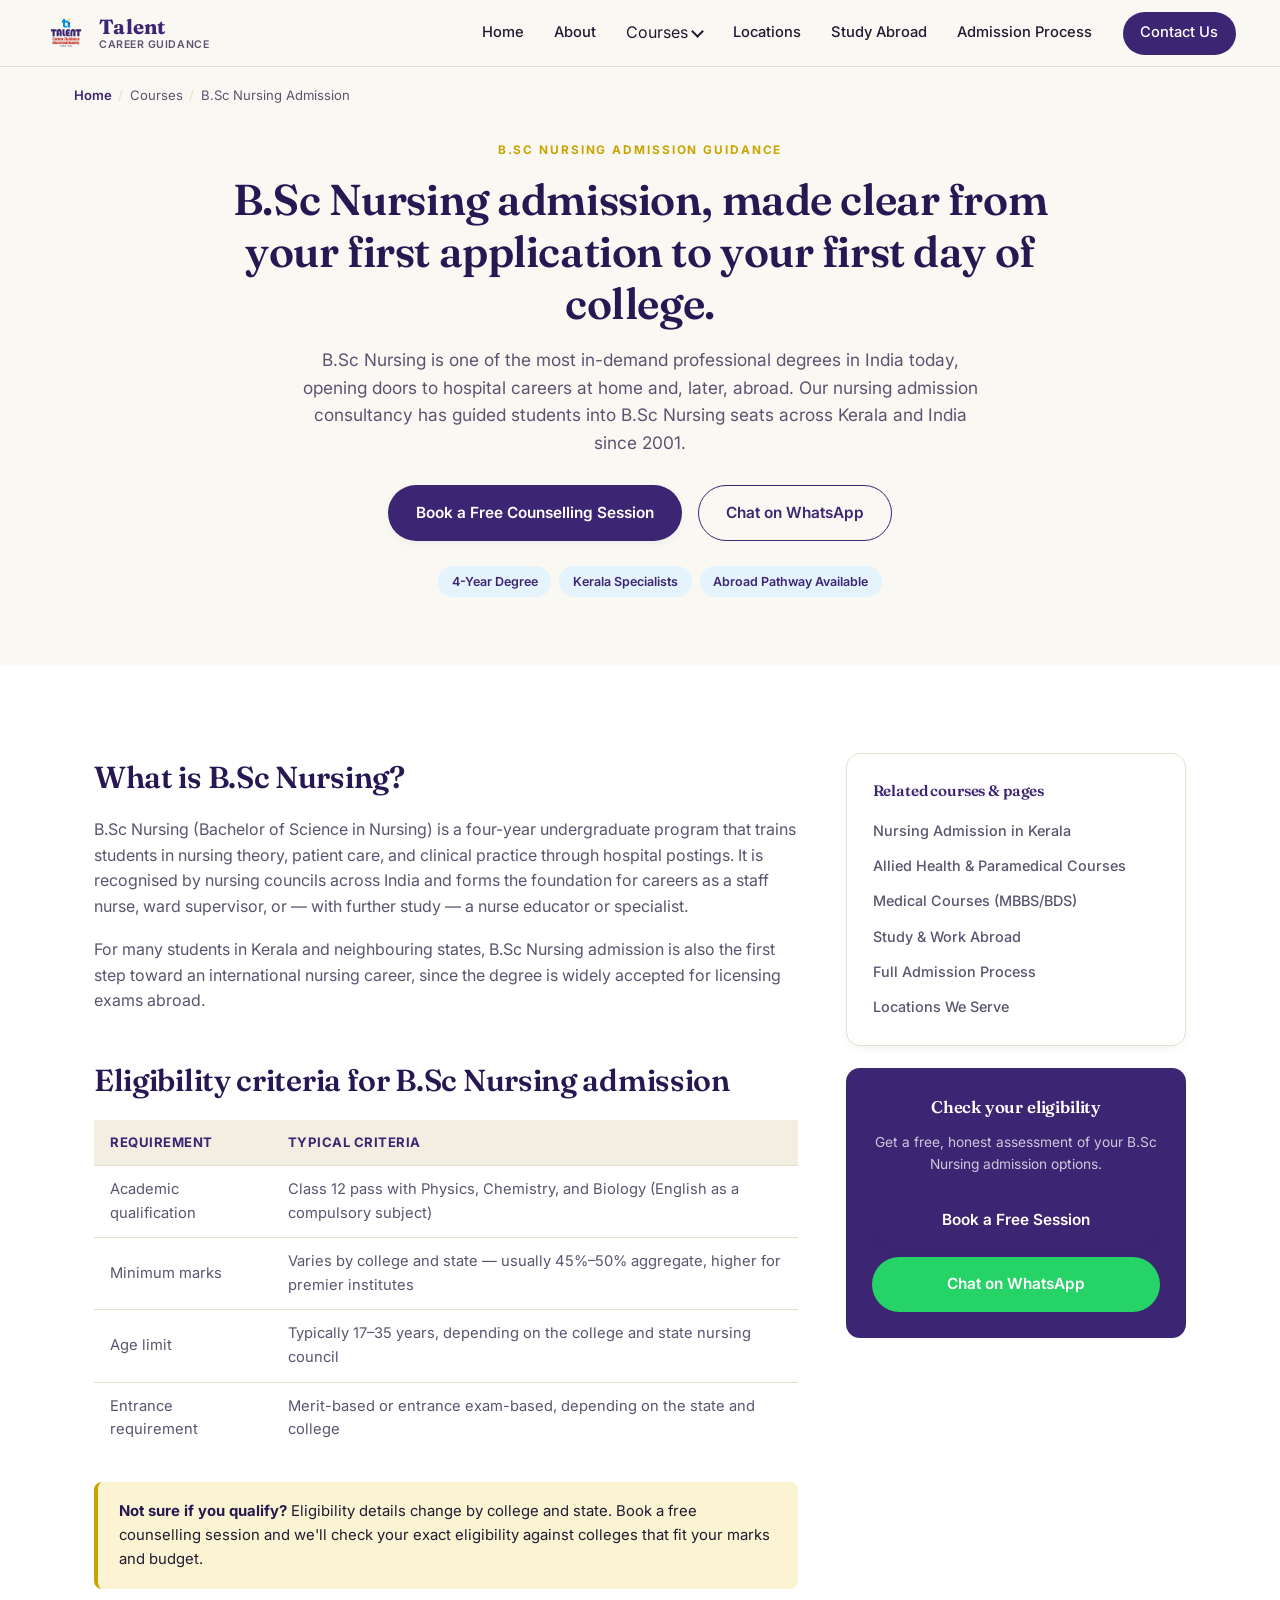
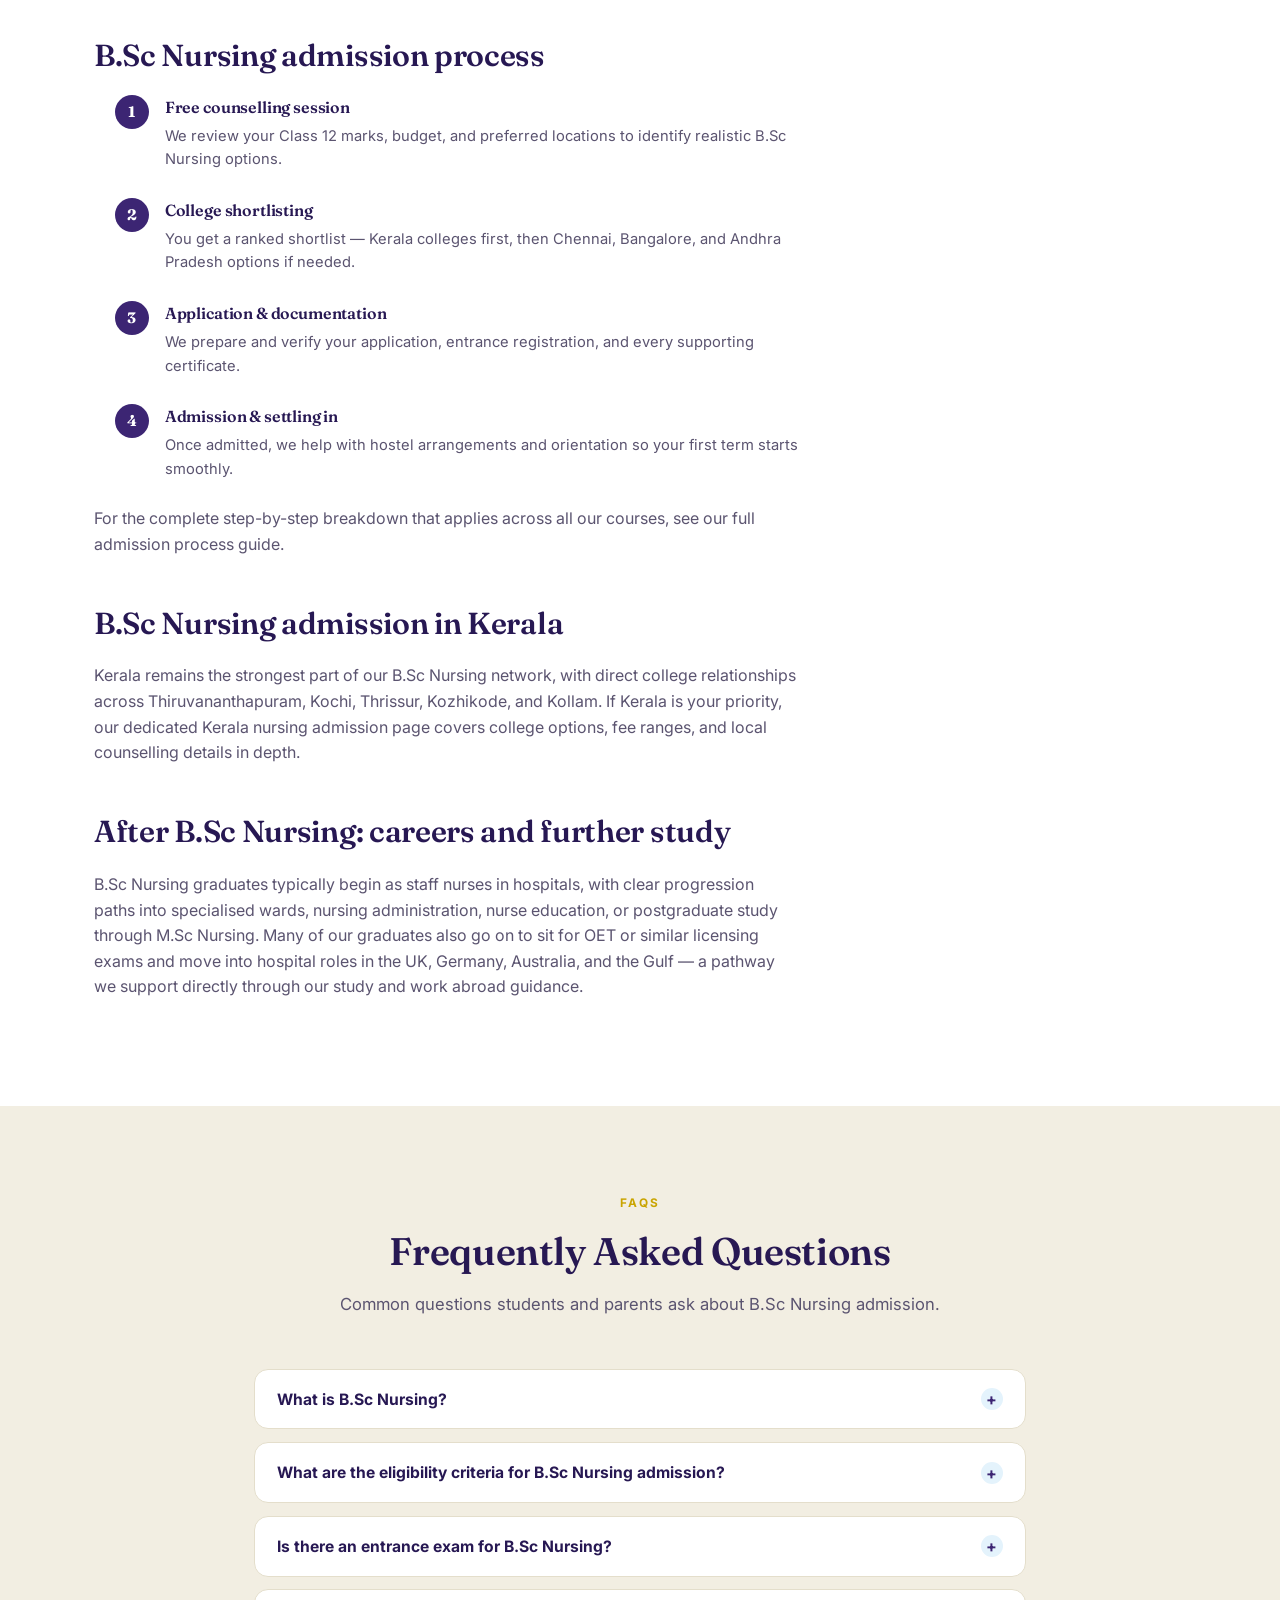
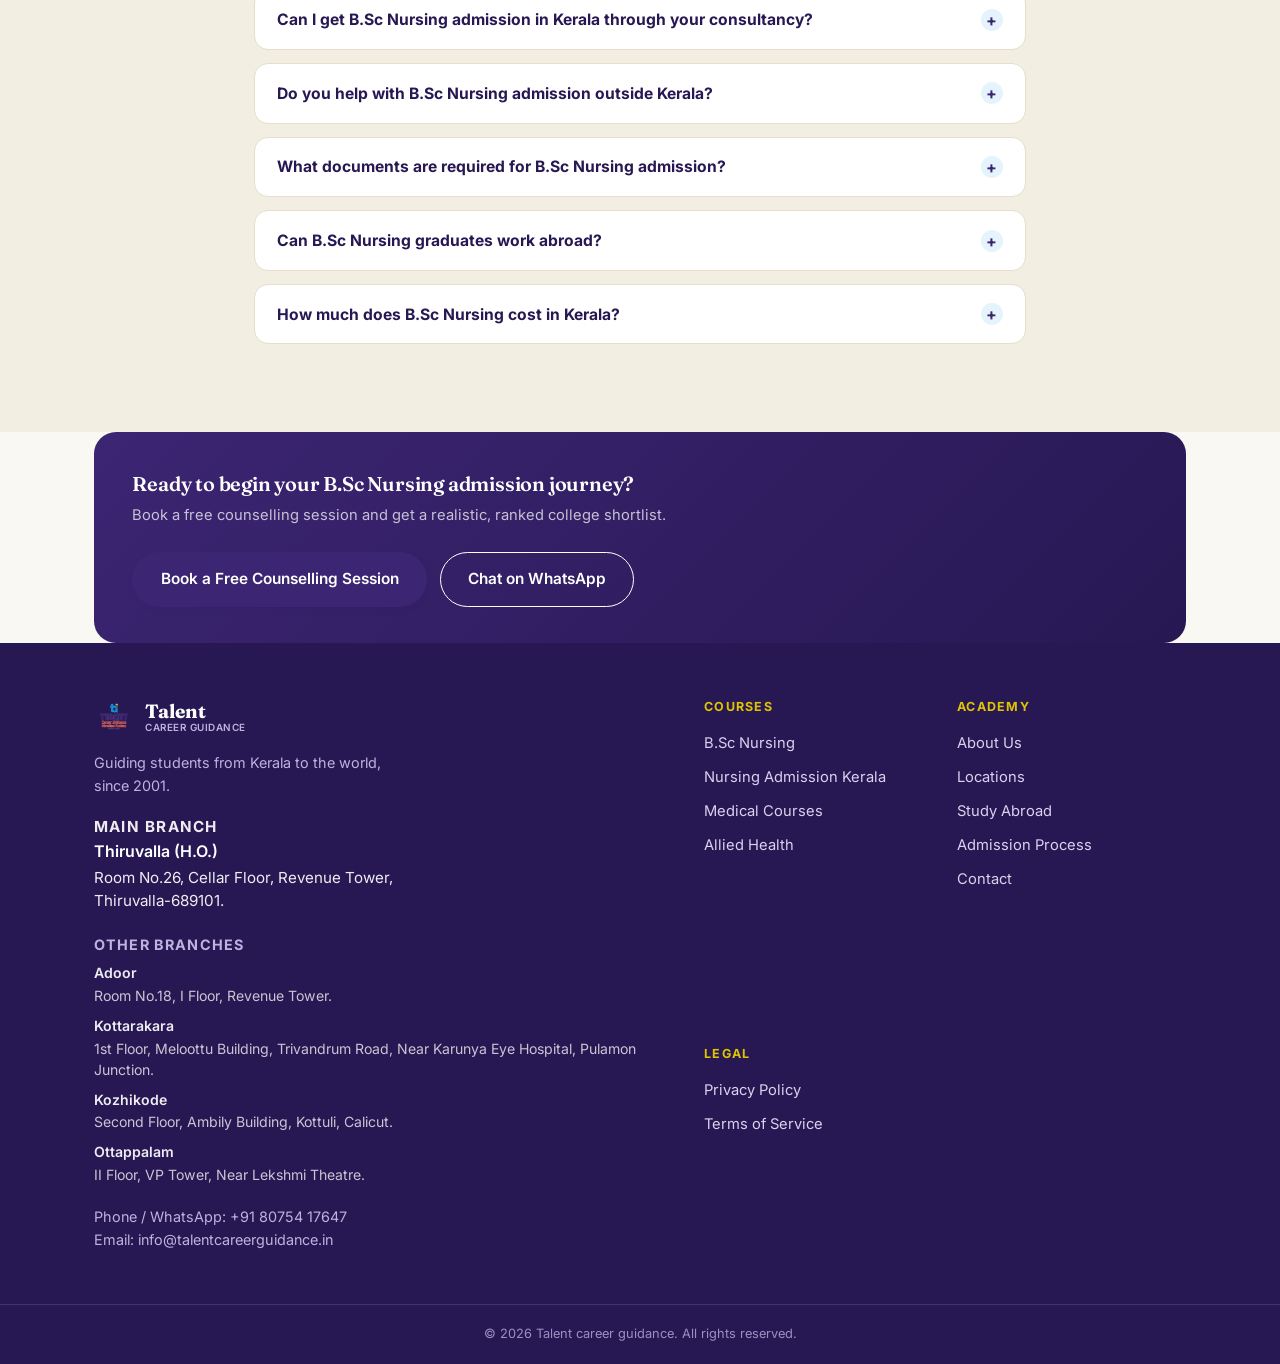
<file: bsc-nursing.html>
<!DOCTYPE html>
<html lang="en">
<head>
<meta charset="UTF-8">
<meta name="viewport" content="width=device-width, initial-scale=1.0">
<title>B.Sc Nursing Admission Guidance | Colleges, Eligibility & Fees | Talent Career Guidance</title>
<meta name="description" content="Get expert B.Sc Nursing admission guidance — eligibility, entrance exams, documentation, and college shortlisting across Kerala and India. Book a free counselling session today.">
<link rel="canonical" href="https://www.talentcareerguidance.in/bsc-nursing.html">

<!-- Favicons -->
<link rel="icon" type="image/png" sizes="32x32" href="assets/icons/favicon-32x32.png">
<link rel="icon" type="image/png" sizes="16x16" href="assets/icons/favicon-16x16.png">
<link rel="apple-touch-icon" sizes="180x180" href="assets/icons/apple-touch-icon.png">
<link rel="icon" href="assets/icons/favicon.ico">
<link rel="manifest" href="manifest.webmanifest">
<meta name="theme-color" content="#3C2573">

<!-- Open Graph -->
<meta property="og:type" content="website">
<meta property="og:site_name" content="Talent career guidance">
<meta property="og:title" content="B.Sc Nursing Admission Guidance | Colleges, Eligibility & Fees | Talent Career Guidance">
<meta property="og:description" content="Get expert B.Sc Nursing admission guidance — eligibility, entrance exams, documentation, and college shortlisting across Kerala and India. Book a free counselling session today.">
<meta property="og:url" content="https://www.talentcareerguidance.in/bsc-nursing.html">
<meta property="og:image" content="https://www.talentcareerguidance.in/assets/logo.png">
<meta property="og:locale" content="en_IN">

<!-- Twitter -->
<meta name="twitter:card" content="summary_large_image">
<meta name="twitter:title" content="B.Sc Nursing Admission Guidance | Colleges, Eligibility & Fees | Talent Career Guidance">
<meta name="twitter:description" content="Get expert B.Sc Nursing admission guidance — eligibility, entrance exams, documentation, and college shortlisting across Kerala and India. Book a free counselling session today.">
<meta name="twitter:image" content="https://www.talentcareerguidance.in/assets/logo.png">

<link rel="preconnect" href="https://fonts.googleapis.com">
<link rel="preconnect" href="https://fonts.gstatic.com" crossorigin>
<link href="https://fonts.googleapis.com/css2?family=Fraunces:ital,opsz,wght@0,9..144,300;0,9..144,400;0,9..144,500;0,9..144,600;0,9..144,700;1,9..144,500&family=Inter:wght@400;500;600;700;800&display=swap" rel="stylesheet">
<link rel="stylesheet" href="styles.css">
<script type="application/ld+json">
{
  "@context": "https://schema.org",
  "@type": "EducationalOrganization",
  "name": "Talent career guidance",
  "alternateName": "Talent Career Guidance",
  "url": "https://www.talentcareerguidance.in/",
  "logo": "https://www.talentcareerguidance.in/assets/logo.png",
  "image": "https://www.talentcareerguidance.in/assets/logo.png",
  "description": "Educational consultancy guiding students to admissions in B.Sc Nursing, medical, paramedical and allied health courses across Kerala, Chennai, Bangalore, Andhra Pradesh, and abroad.",
  "foundingDate": "2001",
  "address": {
    "@type": "PostalAddress",
    "streetAddress": "1st Floor, Meloot Building, MC Rd, near Jubilee Mandiram Auditorium, Pulamon Junction",
    "addressLocality": "Kottarakkara",
    "addressRegion": "Kerala",
    "postalCode": "691506",
    "addressCountry": "IN"
  },
  "geo": {
    "@type": "GeoCoordinates",
    "latitude": 9.0739,
    "longitude": 76.7727
  },
  "telephone": "+918075417647",
  "email": "info@talentcareerguidance.in",
  "areaServed": ["Kerala", "Chennai", "Bangalore", "Andhra Pradesh", "India", "Abroad"],
  "sameAs": []
}
</script>
<script type="application/ld+json">
{
  "@context": "https://schema.org",
  "@type": "LocalBusiness",
  "name": "Talent career guidance",
  "image": "https://www.talentcareerguidance.in/assets/logo.png",
  "url": "https://www.talentcareerguidance.in/",
  "telephone": "+918075417647",
  "priceRange": "Free counselling",
  "address": {
    "@type": "PostalAddress",
    "streetAddress": "1st Floor, Meloot Building, MC Rd, near Jubilee Mandiram Auditorium, Pulamon Junction",
    "addressLocality": "Kottarakkara",
    "addressRegion": "Kerala",
    "postalCode": "691506",
    "addressCountry": "IN"
  },
  "geo": {
    "@type": "GeoCoordinates",
    "latitude": 9.0739,
    "longitude": 76.7727
  },
  "openingHoursSpecification": {
    "@type": "OpeningHoursSpecification",
    "dayOfWeek": ["Monday","Tuesday","Wednesday","Thursday","Friday","Saturday"],
    "opens": "09:30",
    "closes": "18:30"
  }
}
</script>
<script type="application/ld+json">
{
  "@context": "https://schema.org",
  "@type": "BreadcrumbList",
  "itemListElement": [
    {"@type": "ListItem", "position": 1, "name": "Home", "item": "https://www.talentcareerguidance.in/"},
    {"@type": "ListItem", "position": 2, "name": "Courses"},
    {"@type": "ListItem", "position": 3, "name": "B.Sc Nursing Admission", "item": "https://www.talentcareerguidance.in/bsc-nursing.html"}
  ]
}
</script>
<script type="application/ld+json">
{
  "@context": "https://schema.org",
  "@type": "FAQPage",
  "mainEntity": [
    {"@type": "Question", "name": "What is B.Sc Nursing?", "acceptedAnswer": {"@type": "Answer", "text": "B.Sc Nursing (Bachelor of Science in Nursing) is a four-year undergraduate degree combining nursing theory with supervised clinical practice, qualifying graduates for professional nursing roles in hospitals in India and abroad."}},
    {"@type": "Question", "name": "What are the eligibility criteria for B.Sc Nursing admission?", "acceptedAnswer": {"@type": "Answer", "text": "Candidates generally need a Class 12 pass with Physics, Chemistry, and Biology, meeting a minimum aggregate percentage set by the college, university, or state nursing council."}},
    {"@type": "Question", "name": "Is there an entrance exam for B.Sc Nursing?", "acceptedAnswer": {"@type": "Answer", "text": "Requirements vary by state and college — some rely on Class 12 merit, others require entrance exams such as NEET or state-level nursing entrance tests. We confirm the exact requirement for each college you're considering."}},
    {"@type": "Question", "name": "Can I get B.Sc Nursing admission in Kerala through your consultancy?", "acceptedAnswer": {"@type": "Answer", "text": "Yes. Kerala is our strongest area of expertise, with direct relationships with nursing colleges across Thiruvananthapuram, Kochi, Thrissur, Kozhikode, and Kollam."}},
    {"@type": "Question", "name": "Do you help with B.Sc Nursing admission outside Kerala?", "acceptedAnswer": {"@type": "Answer", "text": "Yes, we also guide students toward nursing colleges in Chennai, Bangalore, and Andhra Pradesh when it gives you better odds or a better fit."}},
    {"@type": "Question", "name": "What documents are required for B.Sc Nursing admission?", "acceptedAnswer": {"@type": "Answer", "text": "Typically Class 10 and 12 mark sheets, transfer and conduct certificates, entrance exam scorecard where applicable, community and income certificates, and passport-size photographs."}},
    {"@type": "Question", "name": "Can B.Sc Nursing graduates work abroad?", "acceptedAnswer": {"@type": "Answer", "text": "Yes. B.Sc Nursing is widely recognised internationally. With additional licensing exams such as OET or NCLEX, graduates can pursue nursing careers in the UK, Germany, Australia, Canada, and the Gulf."}},
    {"@type": "Question", "name": "How much does B.Sc Nursing cost in Kerala?", "acceptedAnswer": {"@type": "Answer", "text": "Fees vary widely between government, aided, and self-financing colleges. During your counselling session, we give you a realistic, college-wise fee comparison based on your marks and budget."}}
  ]
}
</script>
</head>
<body>

<!-- ============ HEADER ============ -->
<header class="site-header" id="top">
  <div class="header-inner">
    <a class="brand" href="index.html">
      <img src="assets/logo.png" alt="Talent career guidance logo" class="brand-mark">
      <span class="brand-text">
        <span class="brand-name">Talent</span>
        <span class="brand-sub">career guidance</span>
      </span>
    </a>

    <nav class="main-nav" id="main-nav">
      <a href="index.html" class="">Home</a>
      <a href="about.html" class="">About</a>
      <div class="has-dropdown">
        <span class="dropdown-toggle active" tabindex="0">Courses <span class="dropdown-caret"></span></span>
        <div class="dropdown-menu">
          <a href="bsc-nursing.html">B.Sc Nursing Admission</a>
          <a href="nursing-admission-kerala.html">Nursing Admission in Kerala</a>
          <a href="medical-courses.html">Medical &amp; MBBS/BDS Courses</a>
          <a href="allied-health-courses.html">Paramedical &amp; Allied Health</a>
        </div>
      </div>
      <a href="locations.html" class="">Locations</a>
      <a href="abroad-admissions.html" class="">Study Abroad</a>
      <a href="admission-process.html" class="">Admission Process</a>
      <a href="contact.html" class="nav-cta"> <span class="button"> Contact Us </span> </a>
    </nav>

    <button class="nav-toggle" id="nav-toggle" aria-label="Toggle navigation" aria-expanded="false">
      <span></span><span></span><span></span>
    </button>
  </div>
</header>

<nav class="breadcrumbs" aria-label="Breadcrumb"><a href="index.html">Home</a><span class="crumb-sep">/</span><span class="crumb-current">Courses</span><span class="crumb-sep">/</span><span class="crumb-current">B.Sc Nursing Admission</span></nav>

<!-- ============ PAGE HERO ============ -->
<section class="page-hero">
  <div class="page-hero-inner">
    <p class="eyebrow">B.Sc Nursing admission guidance</p>
    <h1>B.Sc Nursing admission, made clear from your first application to your first day of college.</h1>
    <p class="page-hero-lead">B.Sc Nursing is one of the most in-demand professional degrees in India today, opening doors to hospital careers at home and, later, abroad. Our nursing admission consultancy has guided students into B.Sc Nursing seats across Kerala and India since 2001.</p>
    <div class="page-hero-actions">
      <a href="contact.html" class="btn btn-primary">Book a Free Counselling Session</a>
      <a href="https://wa.me/918075417647?text=Hi%2C%20I%27d%20like%20to%20know%20more%20about%20admission%20guidance." class="btn btn-ghost" target="_blank" rel="noopener">Chat on WhatsApp</a>
    </div>
    <ul class="page-hero-tags"><li>4-Year Degree</li><li>Kerala Specialists</li><li>Abroad Pathway Available</li></ul>
  </div>
</section>

<section class="content-section">
  <div class="content-wrap">
    <div class="content-grid">
      <div class="prose">
        <h2>What is B.Sc Nursing?</h2>
        <p>B.Sc Nursing (Bachelor of Science in Nursing) is a four-year undergraduate program that trains students in nursing theory, patient care, and clinical practice through hospital postings. It is recognised by nursing councils across India and forms the foundation for careers as a staff nurse, ward supervisor, or — with further study — a nurse educator or specialist.</p>
        <p>For many students in Kerala and neighbouring states, B.Sc Nursing admission is also the first step toward an international nursing career, since the degree is widely accepted for licensing exams abroad.</p>

        <h2>Eligibility criteria for B.Sc Nursing admission</h2>
        <table class="info-table">
          <tr><th>Requirement</th><th>Typical Criteria</th></tr>
          <tr><td>Academic qualification</td><td>Class 12 pass with Physics, Chemistry, and Biology (English as a compulsory subject)</td></tr>
          <tr><td>Minimum marks</td><td>Varies by college and state — usually 45%–50% aggregate, higher for premier institutes</td></tr>
          <tr><td>Age limit</td><td>Typically 17–35 years, depending on the college and state nursing council</td></tr>
          <tr><td>Entrance requirement</td><td>Merit-based or entrance exam-based, depending on the state and college</td></tr>
        </table>
        <div class="callout"><strong>Not sure if you qualify?</strong> Eligibility details change by college and state. Book a free counselling session and we'll check your exact eligibility against colleges that fit your marks and budget.</div>

        <h2>B.Sc Nursing admission process</h2>
        <ul class="step-list">
          <li><span class="step-num">1</span><div class="step-body"><h4>Free counselling session</h4><p>We review your Class 12 marks, budget, and preferred locations to identify realistic B.Sc Nursing options.</p></div></li>
          <li><span class="step-num">2</span><div class="step-body"><h4>College shortlisting</h4><p>You get a ranked shortlist — Kerala colleges first, then Chennai, Bangalore, and Andhra Pradesh options if needed.</p></div></li>
          <li><span class="step-num">3</span><div class="step-body"><h4>Application &amp; documentation</h4><p>We prepare and verify your application, entrance registration, and every supporting certificate.</p></div></li>
          <li><span class="step-num">4</span><div class="step-body"><h4>Admission &amp; settling in</h4><p>Once admitted, we help with hostel arrangements and orientation so your first term starts smoothly.</p></div></li>
        </ul>
        <p>For the complete step-by-step breakdown that applies across all our courses, see our <a href="admission-process.html">full admission process guide</a>.</p>

        <h2>B.Sc Nursing admission in Kerala</h2>
        <p>Kerala remains the strongest part of our B.Sc Nursing network, with direct college relationships across Thiruvananthapuram, Kochi, Thrissur, Kozhikode, and Kollam. If Kerala is your priority, our <a href="nursing-admission-kerala.html">dedicated Kerala nursing admission page</a> covers college options, fee ranges, and local counselling details in depth.</p>

        <h2>After B.Sc Nursing: careers and further study</h2>
        <p>B.Sc Nursing graduates typically begin as staff nurses in hospitals, with clear progression paths into specialised wards, nursing administration, nurse education, or postgraduate study through M.Sc Nursing. Many of our graduates also go on to sit for OET or similar licensing exams and move into hospital roles in the UK, Germany, Australia, and the Gulf — a pathway we support directly through our <a href="abroad-admissions.html">study and work abroad guidance</a>.</p>
      </div>

      <aside class="sidebar">
        <div class="sidebar-card">
          <h4>Related courses &amp; pages</h4>
          <ul>
            <li><a href="nursing-admission-kerala.html">Nursing Admission in Kerala</a></li>
            <li><a href="allied-health-courses.html">Allied Health &amp; Paramedical Courses</a></li>
            <li><a href="medical-courses.html">Medical Courses (MBBS/BDS)</a></li>
            <li><a href="abroad-admissions.html">Study &amp; Work Abroad</a></li>
            <li><a href="admission-process.html">Full Admission Process</a></li>
            <li><a href="locations.html">Locations We Serve</a></li>
          </ul>
        </div>
        <div class="sidebar-cta">
          <h4>Check your eligibility</h4>
          <p>Get a free, honest assessment of your B.Sc Nursing admission options.</p>
          <a href="contact.html" class="btn btn-primary">Book a Free Session</a>
          <a href="https://wa.me/918075417647?text=Hi%2C%20I%27d%20like%20to%20know%20more%20about%20admission%20guidance." target="_blank" rel="noopener" class="btn" style="background:#25D366;color:#fff">Chat on WhatsApp</a>
        </div>
      </aside>
    </div>
  </div>
</section>

<!-- ============ FAQ ============ -->
<section class="faq" id="faq">
  <div class="section-head">
    <p class="eyebrow">FAQs</p>
    <h2>Frequently Asked Questions</h2>
    <p class="section-intro">Common questions students and parents ask about B.Sc Nursing admission.</p>
  </div>
  <div class="faq-list">
    <div class="faq-item">
      <button class="faq-question" aria-expanded="false">
        <span>What is B.Sc Nursing?</span>
        <span class="faq-icon">+</span>
      </button>
      <div class="faq-answer"><div class="faq-answer-inner"><p>B.Sc Nursing (Bachelor of Science in Nursing) is a four-year undergraduate degree combining nursing theory with supervised clinical practice, qualifying graduates for professional nursing roles in hospitals in India and abroad.</p></div></div>
    </div>
    <div class="faq-item">
      <button class="faq-question" aria-expanded="false">
        <span>What are the eligibility criteria for B.Sc Nursing admission?</span>
        <span class="faq-icon">+</span>
      </button>
      <div class="faq-answer"><div class="faq-answer-inner"><p>Candidates generally need a Class 12 pass with Physics, Chemistry, and Biology, meeting a minimum aggregate percentage set by the college, university, or state nursing council.</p></div></div>
    </div>
    <div class="faq-item">
      <button class="faq-question" aria-expanded="false">
        <span>Is there an entrance exam for B.Sc Nursing?</span>
        <span class="faq-icon">+</span>
      </button>
      <div class="faq-answer"><div class="faq-answer-inner"><p>Requirements vary by state and college — some rely on Class 12 merit, others require entrance exams such as NEET or state-level nursing entrance tests. We confirm the exact requirement for each college you're considering.</p></div></div>
    </div>
    <div class="faq-item">
      <button class="faq-question" aria-expanded="false">
        <span>Can I get B.Sc Nursing admission in Kerala through your consultancy?</span>
        <span class="faq-icon">+</span>
      </button>
      <div class="faq-answer"><div class="faq-answer-inner"><p>Yes. Kerala is our strongest area of expertise, with direct relationships with nursing colleges across Thiruvananthapuram, Kochi, Thrissur, Kozhikode, and Kollam.</p></div></div>
    </div>
    <div class="faq-item">
      <button class="faq-question" aria-expanded="false">
        <span>Do you help with B.Sc Nursing admission outside Kerala?</span>
        <span class="faq-icon">+</span>
      </button>
      <div class="faq-answer"><div class="faq-answer-inner"><p>Yes, we also guide students toward nursing colleges in Chennai, Bangalore, and Andhra Pradesh when it gives you better odds or a better fit.</p></div></div>
    </div>
    <div class="faq-item">
      <button class="faq-question" aria-expanded="false">
        <span>What documents are required for B.Sc Nursing admission?</span>
        <span class="faq-icon">+</span>
      </button>
      <div class="faq-answer"><div class="faq-answer-inner"><p>Typically Class 10 and 12 mark sheets, transfer and conduct certificates, entrance exam scorecard where applicable, community and income certificates, and passport-size photographs.</p></div></div>
    </div>
    <div class="faq-item">
      <button class="faq-question" aria-expanded="false">
        <span>Can B.Sc Nursing graduates work abroad?</span>
        <span class="faq-icon">+</span>
      </button>
      <div class="faq-answer"><div class="faq-answer-inner"><p>Yes. B.Sc Nursing is widely recognised internationally. With additional licensing exams such as OET or NCLEX, graduates can pursue nursing careers in the UK, Germany, Australia, Canada, and the Gulf.</p></div></div>
    </div>
    <div class="faq-item">
      <button class="faq-question" aria-expanded="false">
        <span>How much does B.Sc Nursing cost in Kerala?</span>
        <span class="faq-icon">+</span>
      </button>
      <div class="faq-answer"><div class="faq-answer-inner"><p>Fees vary widely between government, aided, and self-financing colleges. During your counselling session, we give you a realistic, college-wise fee comparison based on your marks and budget.</p></div></div>
    </div>
  </div>
</section>

<section class="mini-cta">
  <div class="mini-cta-inner">
    <div>
      <h3>Ready to begin your B.Sc Nursing admission journey?</h3>
      <p>Book a free counselling session and get a realistic, ranked college shortlist.</p>
    </div>
    <div class="mini-cta-actions">
      <a href="contact.html" class="btn btn-primary">Book a Free Counselling Session</a>
      <a href="https://wa.me/918075417647?text=Hi%2C%20I%27d%20like%20to%20know%20more%20about%20admission%20guidance." class="btn btn-ghost" style="border-color:#fff;color:#fff" target="_blank" rel="noopener">Chat on WhatsApp</a>
    </div>
  </div>
</section>

<!-- ============ FOOTER ============ -->
<footer class="site-footer">
  <div class="footer-inner">
    <div class="footer-brand">
      <div class="footer-brand-row">
        <img src="assets/icon-mark.png" alt="" class="footer-logo" aria-hidden="true">
        <span class="footer-wordmark">Talent<small>career guidance</small></span>
      </div>
      <p class="footer-tagline">Guiding students from Kerala to the world, since 2001.</p>
      <div class="footer-address footer-address-main">
        <p class="footer-address-title">Main Branch</p>
        <p><span class="branch-name">Thiruvalla (H.O.)</span>Room No.26, Cellar Floor, Revenue Tower, Thiruvalla-689101.</p>
      </div>
      <div class="footer-address footer-address-others">
        <p class="footer-address-title">Other Branches</p>
        <ul class="footer-branch-list">
          <li><span class="branch-name">Adoor</span>Room No.18, I Floor, Revenue Tower.</li>
          <li><span class="branch-name">Kottarakara</span>1st Floor, Meloottu Building, Trivandrum Road, Near Karunya Eye Hospital, Pulamon Junction.</li>
          <li><span class="branch-name">Kozhikode</span>Second Floor, Ambily Building, Kottuli, Calicut.</li>
          <li><span class="branch-name">Ottappalam</span>II Floor, VP Tower, Near Lekshmi Theatre.</li>
        </ul>
      </div>
      <p>Phone / WhatsApp: <a href="tel:+918075417647">+91 80754 17647</a><br>Email: <a href="mailto:info@talentcareerguidance.in">info@talentcareerguidance.in</a></p>
    </div>
    <div class="footer-links">
      <div class="footer-col">
        <h5>Courses</h5>
        <a href="bsc-nursing.html">B.Sc Nursing</a>
        <a href="nursing-admission-kerala.html">Nursing Admission Kerala</a>
        <a href="medical-courses.html">Medical Courses</a>
        <a href="allied-health-courses.html">Allied Health</a>
      </div>
      <div class="footer-col">
        <h5>Academy</h5>
        <a href="about.html">About Us</a>
        <a href="locations.html">Locations</a>
        <a href="abroad-admissions.html">Study Abroad</a>
        <a href="admission-process.html">Admission Process</a>
        <a href="contact.html">Contact</a>
      </div>
      <div class="footer-col">
        <h5>Legal</h5>
        <a href="privacy-policy.html">Privacy Policy</a>
        <a href="terms.html">Terms of Service</a>
      </div>
    </div>
  </div>
  <div class="footer-bottom">
    <p>&copy; 2026 Talent career guidance. All rights reserved.</p>
  </div>
</footer>

<div class="mobile-cta-bar" aria-label="Quick contact">
  <a href="tel:+918075417647" class="mcb-call">
    <svg width="16" height="16" viewBox="0 0 24 24" fill="currentColor" aria-hidden="true"><path d="M6.62 10.79a15.05 15.05 0 006.59 6.59l2.2-2.2a1 1 0 011.02-.24 11.36 11.36 0 003.57.57 1 1 0 011 1V20a1 1 0 01-1 1A17 17 0 013 4a1 1 0 011-1h3.5a1 1 0 011 1 11.36 11.36 0 00.57 3.57 1 1 0 01-.25 1.02l-2.2 2.2z"/></svg>
    Call Now
  </a>
  <a href="https://wa.me/918075417647?text=Hi%2C%20I%27d%20like%20to%20know%20more%20about%20admission%20guidance." class="mcb-whatsapp" target="_blank" rel="noopener">
    <svg width="１６" height="１６" viewBox="０ ０ ２４ ２４" fill="currentColor" aria-hidden="true"><path d="M１７．４７２ １４．３８２c－．２９７－．１４９－１．７５８－．８６７－２．０３－．９６７－．２７３－．０９９－．４７１－．１４８－．６７．１５－．１９７．２９７－．７６７．９６６－．９４ １．１６４－．１７３．１９９－．３４７．２２３－．６４４．０７５－．２９７－．１５－１．２５５－．４６３－２．３９−１．４７５−０．８８３−０．７８８−１．４８−１．７６１−１．６５３−２．０５９−０．１７３−０．２９７−０．０１８−０．４５８＋０．１３−０．６０６＋０．１３４−０．１３３＋０．２９８−０．３４７＋０․４４６−０․５２＋０․１４９−０․₁₇₄＋₀․₁₉₈−₀․₂₉₈＋₀․₂₉₈−₀․₄₉₇＋₀․₀₉₉−₀․₁₉₈＋₀․₀₅−₀․₃₇₁−₀․₀₂⁵−₀․⁵² −₀․₀⁷⁵ −₀․₁⁴⁹ −₀․⁶⁶⁹ −₁․⁶¹² −₀․⁹¹⁶ −₂․²⁰⁷ −₀․²⁴² −₀․⁵⁷⁹ −₀․⁴⁸⁷ −₀․⁵ −₀․⁶⁶⁹ −₀․⁵¹ −₀․¹⁷³ −₀․°°⁸ −₀․³⁷¹ −₀․°¹ −₀․⁵⁷ −₀.…

</body>
</html>
</file>
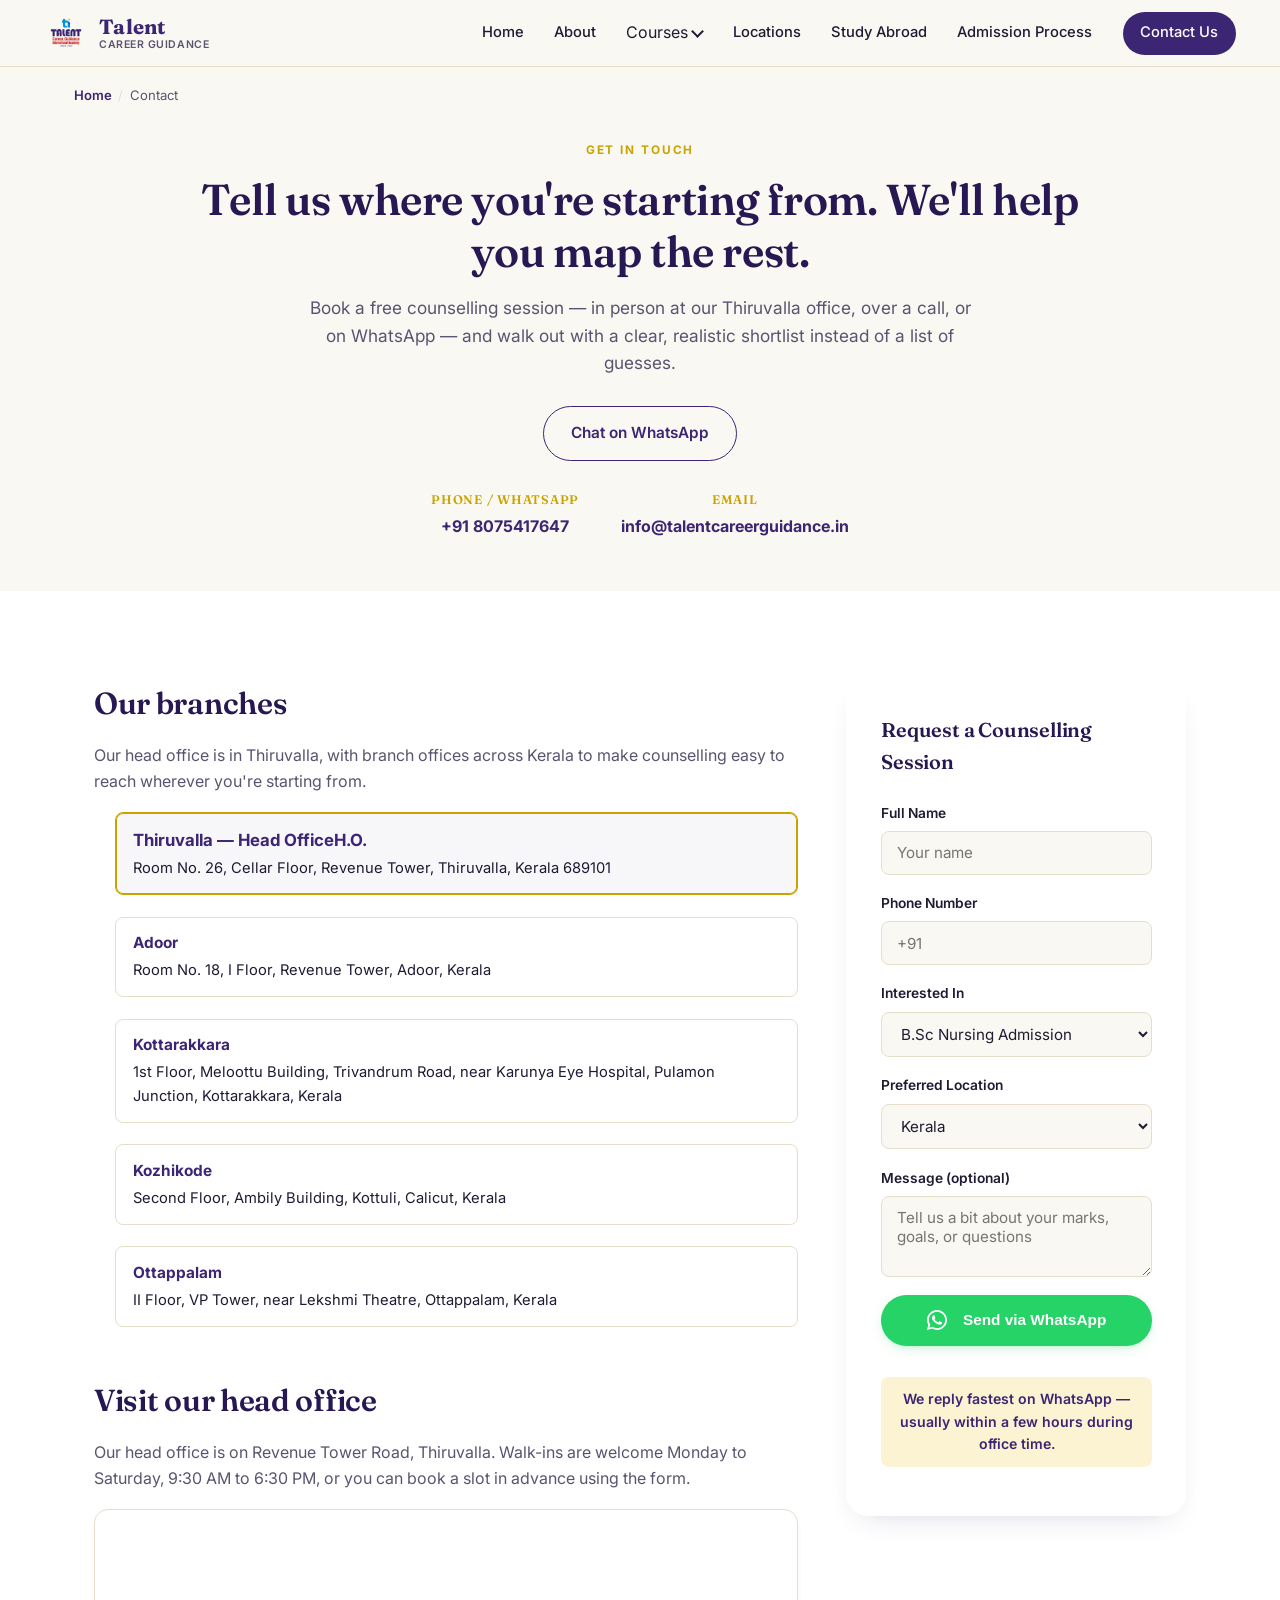
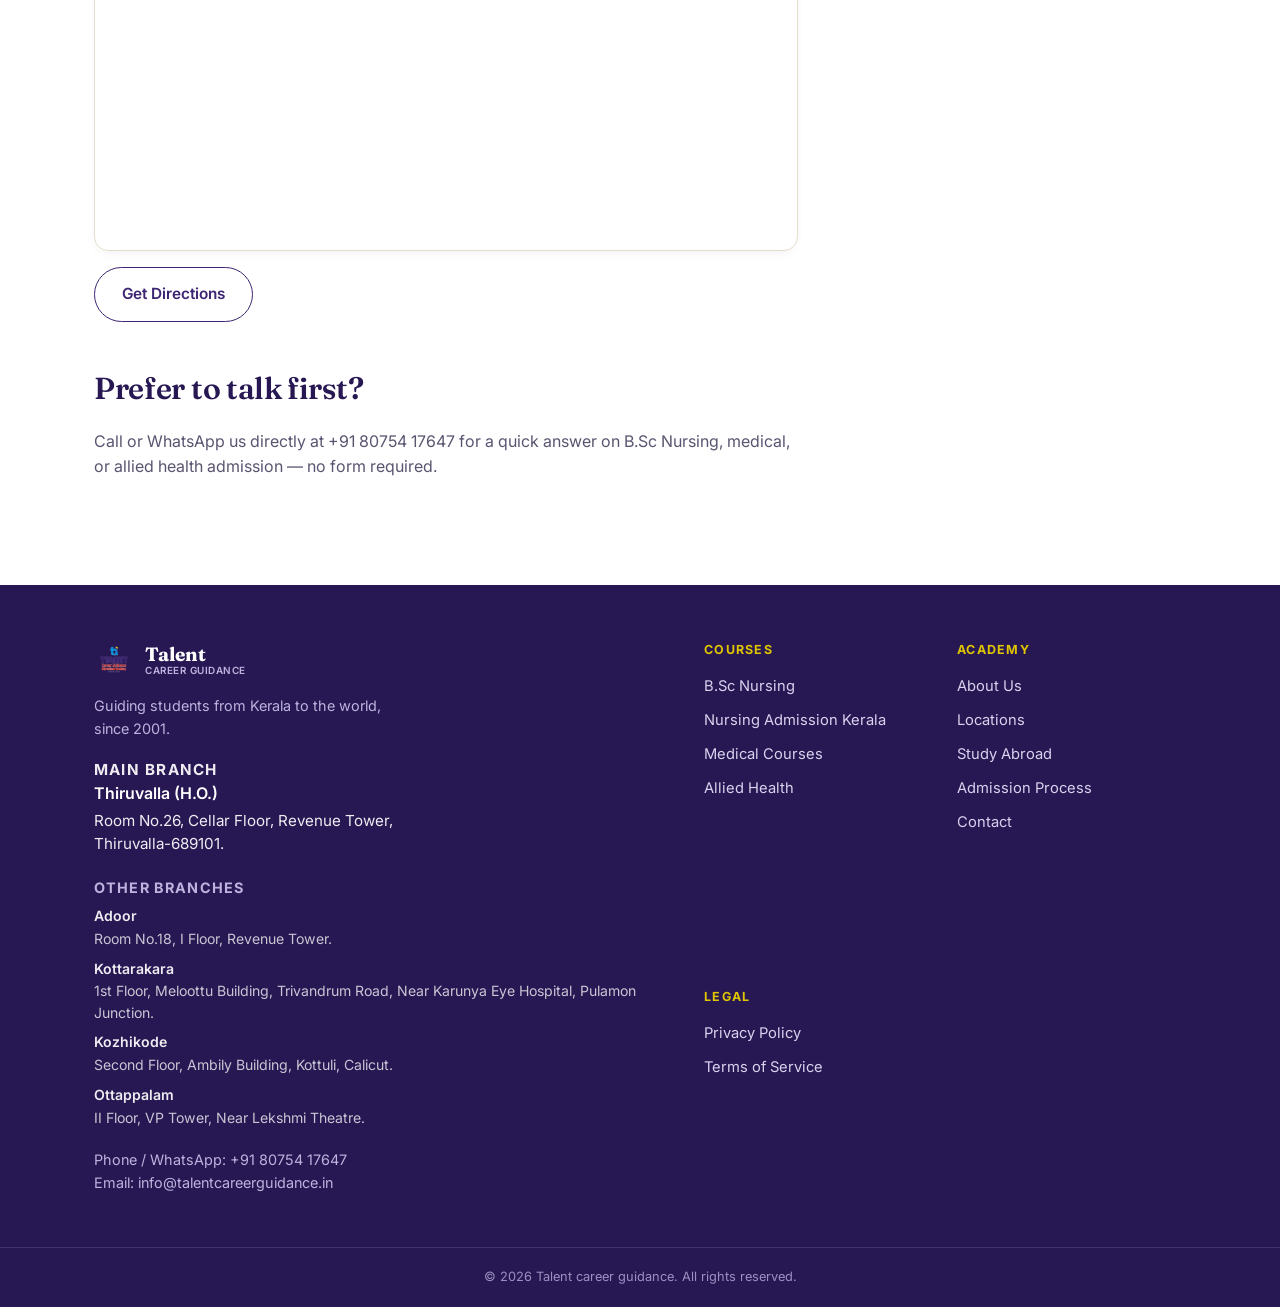
<file: contact.html>
<!DOCTYPE html>
<html lang="en">
<head>
<meta charset="UTF-8">
<meta name="viewport" content="width=device-width, initial-scale=1.0">
<title>Contact Us | Book a Free Counselling Session | Talent Career Guidance</title>
<meta name="description" content="Contact Talent career guidance in Kottarakkara, Kerala for B.Sc Nursing, medical, and allied health admission guidance. Call, WhatsApp, or send an enquiry.">
<link rel="canonical" href="https://www.talentcareerguidance.in/contact.html">

<!-- Favicons -->
<link rel="icon" type="image/png" sizes="32x32" href="assets/icons/favicon-32x32.png">
<link rel="icon" type="image/png" sizes="16x16" href="assets/icons/favicon-16x16.png">
<link rel="apple-touch-icon" sizes="180x180" href="assets/icons/apple-touch-icon.png">
<link rel="icon" href="assets/icons/favicon.ico">
<link rel="manifest" href="manifest.webmanifest">
<meta name="theme-color" content="#3C2573">

<!-- Open Graph -->
<meta property="og:type" content="website">
<meta property="og:site_name" content="Talent career guidance">
<meta property="og:title" content="Contact Us | Book a Free Counselling Session | Talent Career Guidance">
<meta property="og:description" content="Contact Talent career guidance in Kottarakkara, Kerala for B.Sc Nursing, medical, and allied health admission guidance. Call, WhatsApp, or send an enquiry.">
<meta property="og:url" content="https://www.talentcareerguidance.in/contact.html">
<meta property="og:image" content="https://www.talentcareerguidance.in/assets/logo.png">
<meta property="og:locale" content="en_IN">

<!-- Twitter -->
<meta name="twitter:card" content="summary_large_image">
<meta name="twitter:title" content="Contact Us | Book a Free Counselling Session | Talent Career Guidance">
<meta name="twitter:description" content="Contact Talent career guidance in Kottarakkara, Kerala for B.Sc Nursing, medical, and allied health admission guidance. Call, WhatsApp, or send an enquiry.">
<meta name="twitter:image" content="https://www.talentcareerguidance.in/assets/logo.png">

<link rel="preconnect" href="https://fonts.googleapis.com">
<link rel="preconnect" href="https://fonts.gstatic.com" crossorigin>
<link href="https://fonts.googleapis.com/css2?family=Fraunces:ital,opsz,wght@0,9..144,300;0,9..144,400;0,9..144,500;0,9..144,600;0,9..144,700;1,9..144,500&family=Inter:wght@400;500;600;700;800&display=swap" rel="stylesheet">
<link rel="stylesheet" href="styles.css">
<script type="application/ld+json">
{
  "@context": "https://schema.org",
  "@type": "EducationalOrganization",
  "name": "Talent career guidance",
  "alternateName": "Talent Career Guidance",
  "url": "https://www.talentcareerguidance.in/",
  "logo": "https://www.talentcareerguidance.in/assets/logo.png",
  "image": "https://www.talentcareerguidance.in/assets/logo.png",
  "description": "Educational consultancy guiding students to admissions in B.Sc Nursing, medical, paramedical and allied health courses across Kerala, Chennai, Bangalore, Andhra Pradesh, and abroad.",
  "foundingDate": "2001",
  "address": {
    "@type": "PostalAddress",
    "streetAddress": "Room No. 26, Cellar Floor, Revenue Tower",
    "addressLocality": "Thiruvalla",
    "addressRegion": "Kerala",
    "postalCode": "689101",
    "addressCountry": "IN"
  },
  "geo": {
    "@type": "GeoCoordinates",
    "latitude": 9.3833,
    "longitude": 76.5729
  },
  "telephone": "+918075417647",
  "email": "info@talentcareerguidance.in",
  "areaServed": ["Kerala", "Chennai", "Bangalore", "Andhra Pradesh", "India", "Abroad"],
  "sameAs": []
}
</script>
<script type="application/ld+json">
{
  "@context": "https://schema.org",
  "@type": "LocalBusiness",
  "name": "Talent career guidance",
  "image": "https://www.talentcareerguidance.in/assets/logo.png",
  "url": "https://www.talentcareerguidance.in/",
  "telephone": "+918075417647",
  "priceRange": "Free counselling",
  "address": {
    "@type": "PostalAddress",
    "streetAddress": "Room No. 26, Cellar Floor, Revenue Tower",
    "addressLocality": "Thiruvalla",
    "addressRegion": "Kerala",
    "postalCode": "689101",
    "addressCountry": "IN"
  },
  "geo": {
    "@type": "GeoCoordinates",
    "latitude": 9.3833,
    "longitude": 76.5729
  },
  "openingHoursSpecification": {
    "@type": "OpeningHoursSpecification",
    "dayOfWeek": ["Monday","Tuesday","Wednesday","Thursday","Friday","Saturday"],
    "opens": "09:30",
    "closes": "18:30"
  }
}
</script>
<script type="application/ld+json">
{
  "@context": "https://schema.org",
  "@type": "BreadcrumbList",
  "itemListElement": [
    {"@type": "ListItem", "position": 1, "name": "Home", "item": "https://www.talentcareerguidance.in/"},
    {"@type": "ListItem", "position": 2, "name": "Contact", "item": "https://www.talentcareerguidance.in/contact.html"}
  ]
}
</script>
</head>
<body>

<!-- ============ HEADER ============ -->
<header class="site-header" id="top">
  <div class="header-inner">
    <a class="brand" href="index.html">
      <img src="assets/logo.png" alt="Talent career guidance logo" class="brand-mark">
      <span class="brand-text">
        <span class="brand-name">Talent</span>
        <span class="brand-sub">career guidance</span>
      </span>
    </a>

    <nav class="main-nav" id="main-nav">
      <a href="index.html" class="">Home</a>
      <a href="about.html" class="">About</a>
      <div class="has-dropdown">
        <span class="dropdown-toggle" tabindex="0">Courses <span class="dropdown-caret"></span></span>
        <div class="dropdown-menu">
          <a href="bsc-nursing.html">B.Sc Nursing Admission</a>
          <a href="nursing-admission-kerala.html">Nursing Admission in Kerala</a>
          <a href="medical-courses.html">Medical &amp; MBBS/BDS Courses</a>
          <a href="allied-health-courses.html">Paramedical &amp; Allied Health</a>
        </div>
      </div>
      <a href="locations.html" class="">Locations</a>
      <a href="abroad-admissions.html" class="">Study Abroad</a>
      <a href="admission-process.html" class="">Admission Process</a>
      <a href="contact.html" class="nav-cta"> <span class="button"> Contact Us </span> </a>
    </nav>

    <button class="nav-toggle" id="nav-toggle" aria-label="Toggle navigation" aria-expanded="false">
      <span></span><span></span><span></span>
    </button>
  </div>
</header>

<nav class="breadcrumbs" aria-label="Breadcrumb"><a href="index.html">Home</a><span class="crumb-sep">/</span><span class="crumb-current">Contact</span></nav>

<!-- ============ PAGE HERO ============ -->
<section class="page-hero">
  <div class="page-hero-inner">
    <p class="eyebrow">Get in touch</p>
    <h1>Tell us where you're starting from. We'll help you map the rest.</h1>
    <p class="page-hero-lead">Book a free counselling session — in person at our Thiruvalla office, over a call, or on WhatsApp — and walk out with a clear, realistic shortlist instead of a list of guesses.</p>
    <div class="page-hero-actions">
      <a href="https://wa.me/918075417647?text=Hi%2C%20I%27d%20like%20to%20know%20more%20about%20admission%20guidance." class="btn btn-ghost" target="_blank" rel="noopener">Chat on WhatsApp</a>
    </div>
    <div class="hero-contact-inline">
      <div class="nap-item"><h4>Phone / WhatsApp</h4><p><a href="tel:+918075417647">+91 8075417647</a></p></div>
      <div class="nap-item"><h4>Email</h4><p><a href="mailto:info@talentcareerguidance.in">info@talentcareerguidance.in</a></p></div>
    </div>
  </div>
</section>

<section class="content-section">
  <div class="content-wrap">
    <div class="content-grid">
      <div class="prose">
        <h2>Our branches</h2>
        <p>Our head office is in Thiruvalla, with branch offices across Kerala to make counselling easy to reach wherever you're starting from.</p>
        <ul class="branch-list">
          <li class="is-main">
            <span class="branch-name">Thiruvalla — Head Office<span class="ho-badge">H.O.</span></span>
            <p>Room No. 26, Cellar Floor, Revenue Tower, Thiruvalla, Kerala 689101</p>
          </li>
          <li>
            <span class="branch-name">Adoor</span>
            <p>Room No. 18, I Floor, Revenue Tower, Adoor, Kerala</p>
          </li>
          <li>
            <span class="branch-name">Kottarakkara</span>
            <p>1st Floor, Meloottu Building, Trivandrum Road, near Karunya Eye Hospital, Pulamon Junction, Kottarakkara, Kerala</p>
          </li>
          <li>
            <span class="branch-name">Kozhikode</span>
            <p>Second Floor, Ambily Building, Kottuli, Calicut, Kerala</p>
          </li>
          <li>
            <span class="branch-name">Ottappalam</span>
            <p>II Floor, VP Tower, near Lekshmi Theatre, Ottappalam, Kerala</p>
          </li>
        </ul>

        <h2>Visit our head office</h2>
        <p>Our head office is on Revenue Tower Road, Thiruvalla. Walk-ins are welcome Monday to Saturday, 9:30 AM to 6:30 PM, or you can book a slot in advance using the form.</p>
        <div class="map-embed">
          <iframe src="https://maps.google.com/maps?q=Revenue+Tower,+Thiruvalla,+Kerala+689101&t=&z=16&ie=UTF8&iwloc=&output=embed" title="Map showing our head office location in Thiruvalla, Kerala" loading="lazy" referrerpolicy="no-referrer-when-downgrade"></iframe>
        </div>
        <p style="margin-top:1rem"><a href="https://www.google.com/maps?rlz=1C1GCEA_enIN1223IN1223&um=1&ie=UTF-8&fb=1&gl=in&sa=X&geocode=KUcbZXkLJAY7MVWo_We80G-j&daddr=9HJ9%2B8P3,+Revenue+Tower+Rd,+Thiruvalla,+Kerala+689101" target="_blank" rel="noopener" class="btn btn-ghost">Get Directions</a></p>

        <h2>Prefer to talk first?</h2>
        <p>Call or WhatsApp us directly at <a href="tel:+918075417647">+91 80754 17647</a> for a quick answer on B.Sc Nursing, medical, or allied health admission — no form required.</p>
      </div>

      <form class="contact-form" id="contact-form">
        <h3>Request a Counselling Session</h3>
        <label>Full Name
          <input type="text" name="name" required placeholder="Your name">
        </label>
        <label>Phone Number
          <input type="tel" name="phone" required placeholder="+91">
        </label>
        <label>Interested In
          <select name="interest">
            <option>B.Sc Nursing Admission</option>
            <option>Medical / MBBS / BDS</option>
            <option>Paramedical / Allied Health</option>
            <option>Study Abroad</option>
            <option>Not sure yet — need guidance</option>
          </select>
        </label>
        <label>Preferred Location
          <select name="location">
            <option>Kerala</option>
            <option>Bangalore / Chennai</option>
            <option>Andhra Pradesh</option>
            <option>Abroad</option>
          </select>
        </label>
        <label>Message (optional)
          <textarea name="message" rows="3" placeholder="Tell us a bit about your marks, goals, or questions"></textarea>
        </label>
        <button type="submit" class="btn btn-whatsapp btn-full">
          <svg width="20" height="20" viewBox="0 0 24 24" fill="currentColor" aria-hidden="true" style="flex-shrink:0;margin-right:0.5rem"><path d="M17.472 14.382c-.297-.149-1.758-.867-2.03-.967-.273-.099-.471-.148-.67.15-.197.297-.767.966-.94 1.164-.173.199-.347.223-.644.075-.297-.15-1.255-.463-2.39-1.475-.883-.788-1.48-1.761-1.653-2.059-.173-.297-.018-.458.13-.606.134-.133.298-.347.446-.52.149-.174.198-.298.298-.497.099-.198.05-.371-.025-.52-.075-.149-.669-1.612-.916-2.207-.242-.579-.487-.5-.669-.51-.173-.008-.371-.01-.57-.01-.198 0-.52.074-.792.372-.272.297-1.04 1.016-1.04 2.479 0 1.462 1.065 2.875 1.213 3.074.149.198 2.096 3.2 5.077 4.487.709.306 1.262.489 1.694.625.712.227 1.36.195 1.871.118.571-.085 1.758-.719 2.006-1.413.248-.694.248-1.289.173-1.413-.074-.124-.272-.198-.57-.347z"/><path d="M12 0C5.373 0 0 5.373 0 12c0 2.123.558 4.11 1.528 5.836L.057 23.997l6.304-1.648A11.94 11.94 0 0012 24c6.627 0 12-5.373 12-12S18.627 0 12 0zm0 21.818a9.818 9.818 0 01-5.006-1.375l-.36-.213-3.719.972.993-3.624-.234-.374A9.818 9.818 0 012.182 12C2.182 6.58 6.58 2.182 12 2.182S21.818 6.58 21.818 12 17.42 21.818 12 21.818z"/></svg>
          Send via WhatsApp
        </button>
        <p class="form-note">We reply fastest on WhatsApp — usually within a few hours during office time.</p>
      </form>
    </div>
  </div>
</section>

<!-- ============ FOOTER ============ -->
<footer class="site-footer">
  <div class="footer-inner">
    <div class="footer-brand">
      <div class="footer-brand-row">
        <img src="assets/icon-mark.png" alt="" class="footer-logo" aria-hidden="true">
        <span class="footer-wordmark">Talent<small>career guidance</small></span>
      </div>
      <p class="footer-tagline">Guiding students from Kerala to the world, since 2001.</p>
      <div class="footer-address footer-address-main">
        <p class="footer-address-title">Main Branch</p>
        <p><span class="branch-name">Thiruvalla (H.O.)</span>Room No.26, Cellar Floor, Revenue Tower, Thiruvalla-689101.</p>
      </div>
      <div class="footer-address footer-address-others">
        <p class="footer-address-title">Other Branches</p>
        <ul class="footer-branch-list">
          <li><span class="branch-name">Adoor</span>Room No.18, I Floor, Revenue Tower.</li>
          <li><span class="branch-name">Kottarakara</span>1st Floor, Meloottu Building, Trivandrum Road, Near Karunya Eye Hospital, Pulamon Junction.</li>
          <li><span class="branch-name">Kozhikode</span>Second Floor, Ambily Building, Kottuli, Calicut.</li>
          <li><span class="branch-name">Ottappalam</span>II Floor, VP Tower, Near Lekshmi Theatre.</li>
        </ul>
      </div>
      <p>Phone / WhatsApp: <a href="tel:+918075417647">+91 80754 17647</a><br>Email: <a href="mailto:info@talentcareerguidance.in">info@talentcareerguidance.in</a></p>
    </div>
    <div class="footer-links">
      <div class="footer-col">
        <h5>Courses</h5>
        <a href="bsc-nursing.html">B.Sc Nursing</a>
        <a href="nursing-admission-kerala.html">Nursing Admission Kerala</a>
        <a href="medical-courses.html">Medical Courses</a>
        <a href="allied-health-courses.html">Allied Health</a>
      </div>
      <div class="footer-col">
        <h5>Academy</h5>
        <a href="about.html">About Us</a>
        <a href="locations.html">Locations</a>
        <a href="abroad-admissions.html">Study Abroad</a>
        <a href="admission-process.html">Admission Process</a>
        <a href="contact.html">Contact</a>
      </div>
      <div class="footer-col">
        <h5>Legal</h5>
        <a href="privacy-policy.html">Privacy Policy</a>
        <a href="terms.html">Terms of Service</a>
      </div>
    </div>
  </div>
  <div class="footer-bottom">
    <p>&copy; 2026 Talent career guidance. All rights reserved.</p>
  </div>
</footer>

<div class="mobile-cta-bar" aria-label="Quick contact">
  <a href="tel:+918075417647" class="mcb-call">
    <svg width="16" height="16" viewBox="0 0 24 24" fill="currentColor" aria-hidden="true"><path d="M6.62 10.79a15.05 15.05 0 006.59 6.59l2.2-2.2a1 1 0 011.02-.24 11.36 11.36 0 003.57.57 1 1 0 011 1V20a1 1 0 01-1 1A17 17 0 013 4a1 1 0 011-1h3.5a1 1 0 011 1 11.36 11.36 0 00.57 3.57 1 1 0 01-.25 1.02l-2.2 2.2z"/></svg>
    Call Now
  </a>
  <a href="https://wa.me/918075417647?text=Hi%2C%20I%27d%20like%20to%20know%20more%20about%20admission%20guidance." class="mcb-whatsapp" target="_blank" rel="noopener">
    <svg width="16" height="16" viewBox="0 0 24 24" fill="currentColor" aria-hidden="true"><path d="M17.472 14.382c-.297-.149-1.758-.867-2.03-.967-.273-.099-.471-.148-.67.15-.197.297-.767.966-.94 1.164-.173.199-.347.223-.644.075-.297-.15-1.255-.463-2.39-1.475-.883-.788-1.48-1.761-1.653-2.059-.173-.297-.018-.458.13-.606.134-.133.298-.347.446-.52.149-.174.198-.298.298-.497.099-.198.05-.371-.025-.52 -.075 -.149 -.669 -1.612 -.916 -2.207 -.242 -.579 -.487 -.5 -.669 -.51 -.173 -.008 -.371 -.01 -.57 -.01 -.１９８ ０ -.５２ .０７４ -.７９２ .３７２ -.２７２ .２９７ -１．０４ １．０１６ -１．０４ ２．４７９ ０ １．４６２ １．０６５ ２．８７５ １．２１３ ３．０７４ .１４９ .１９８ ２．０９６ ３．２ ５．０７７ ４．４８７ .７０９ .３０６ １．２６２ .４８９ １．６９４ .６２５ .７１２ .２２７ １．３６ .１９５ １．８７１ .１１８ .５７１ -.０８５ １．７５８ -.７１９ ２．００６ -₁．４₁₃ .₂₄₈ -₀․₆₉₄ .₂₄₈ -₁․₂₈₉ .₁₇₃ -₁․₄₁₃ -₀․₀₇₄ -₀․₁₂₄ -₀․₂₇₂ -₀․₁₉₈ -₀․៥₇ -₀․³⁴⁷ z"/><path d="M₁₂ ₀ C ₍ ᵢ ᵢ ₎ C ₍ ᵢ ᵢ ₎ C ₍ ᵢ ᵢ ₎ C ₍ ᵢ ᵢ ₎ C ₍ ᵢ ᵢ ₎ C ₍ ᵢ ᵢ ₎ C ₍ ᵢ ᵢ ₎ C ₍ ᵢ ᵢ ₎ C ₍ ᵢ ᵢ ₎ C ₍ ᵢ ᵢ ₎ C ₍ ᵢ ᵢ ₎ C ₍ ᵢ ᵢ ₎ C ₍ ᵢ ᵢ ₎ C ₍ ᵢ ᵢ ₎ C ₍ ᵢ ᵢ ₎ C ₍ ᵜ 🕒 🕒 🕒 🕒 🕒 🕒 🕒 🕒 🕒 🕒 🕒 🕒 🕒 🕒 🕒 🕒 🕒 🕒 🕒 🕒 🕒 🕒 🕒 🕒 🕒 🕒 🕒 🔥 🔥 🔥 🔥 🔥 🔥 🔥 🔥 🔥 🔥 🔥 🔥 🔥 🔥 🔥 🔥 🔥 🔥 🔥 🔥 🔥 🔥 🔥 🔥 ❄️ ❄️ ❄️ ❄️ ❄️ ❄️ ❄️ ❄️ ❄️ ❄️ ❄️ ❄️ ❄️ ❄️ ❄️ ❄️ ❄️ ❄️ ❄️ ❌ ✅ ✅ ✅ ✅ ✅ ✅ ✅ ✅ ✅ ✅ ✅ ✅ ✅ ✅ ✅ ✅ ✅ ✅ ✅ ✅ ✅ ✅ ✅ ✅ ✅ ✅ ✅ ✅ ✅ ✅ ✅ ✅ ✅ 💬 💬 💬 💬 💬 💬 💬 💬 💬 💬 💬 💬 💬 💬 💬 💬 💬 💬 💬 💬 💬 💬 💬 💬 💬 💬 💬 😊 😊 😊 😊 😊 😊 😊 😊 😊 😊 😊 😊 😊 😊 😊 😊 😊 😊 😊 😊 😊 😀 😀 😀 😀 😀 😀 😀 😀 😀 😀 😀 😀 😀 😀 😀 😀 😀 😀 😀 😀 😀 😀 😀😀😀😀😀😀😀😀😀😀😀😀😀😀😀😀😀😀

</body>
</html>
</file>
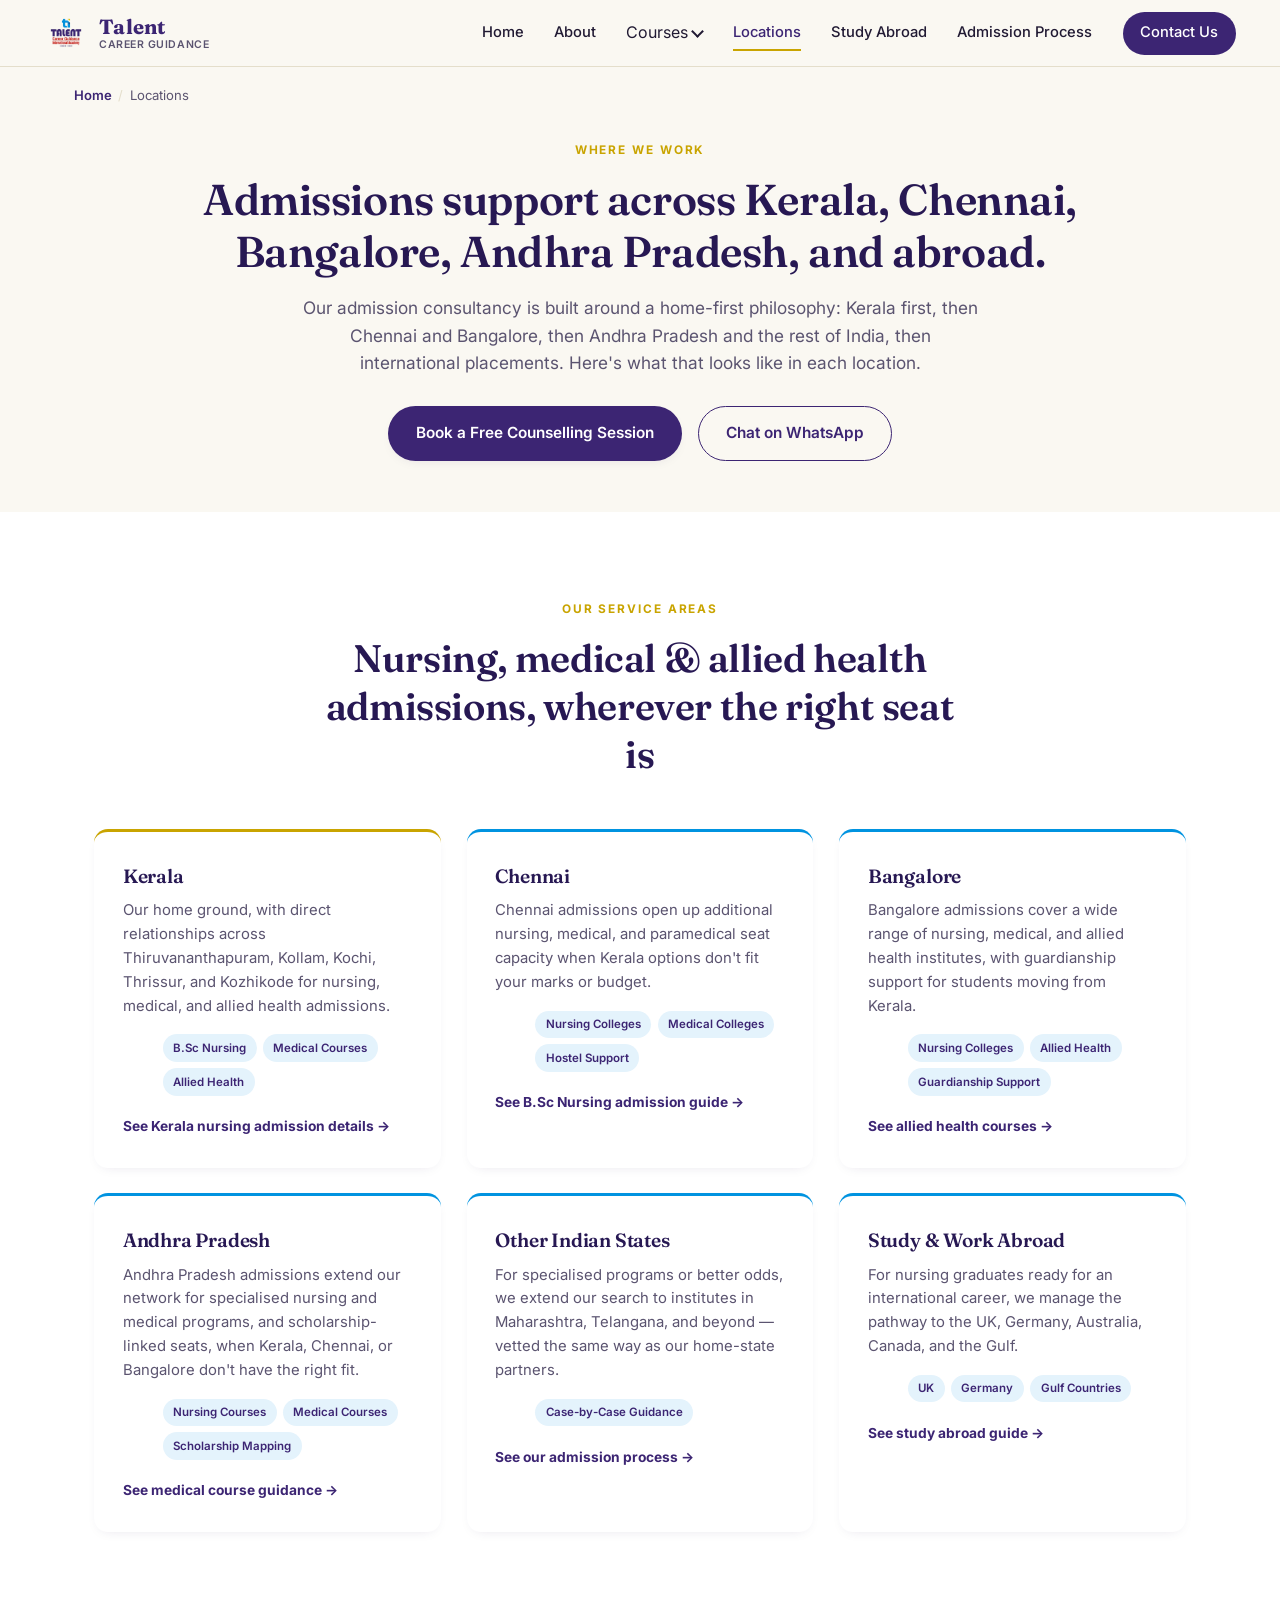
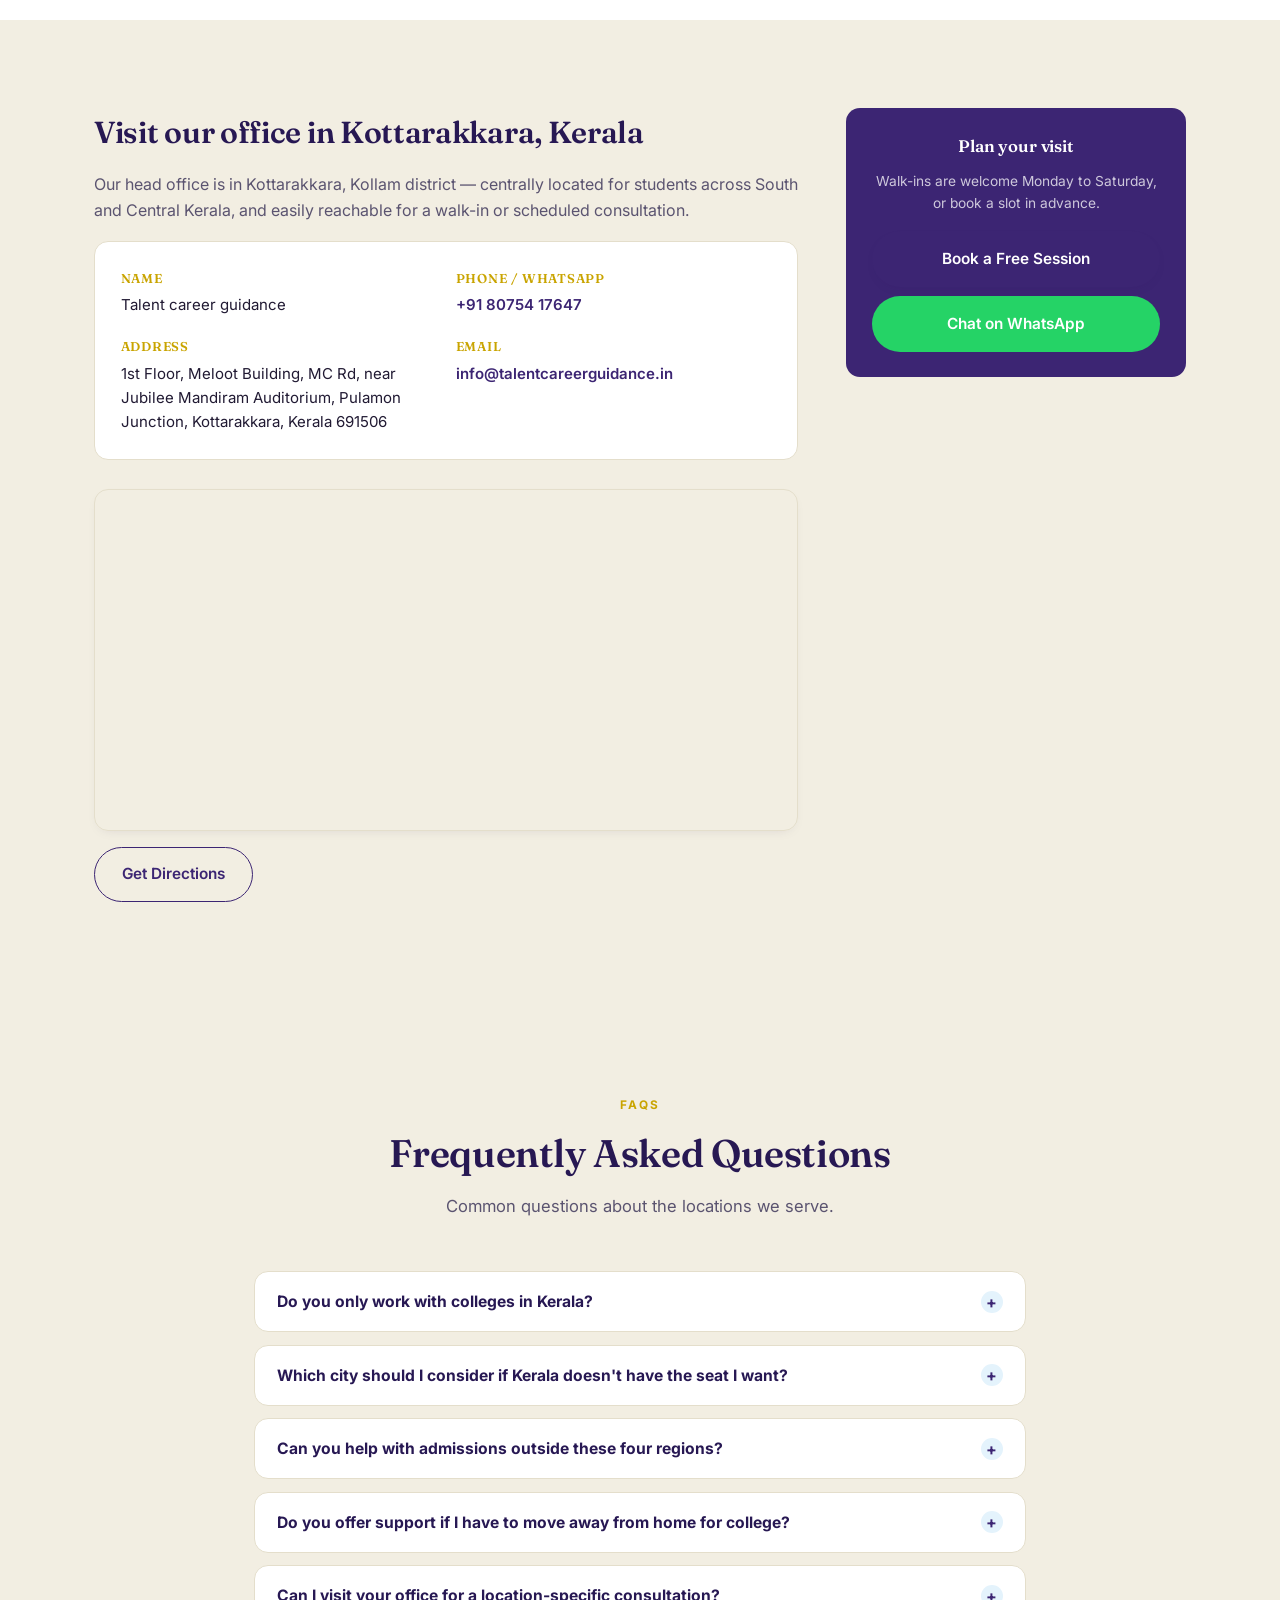
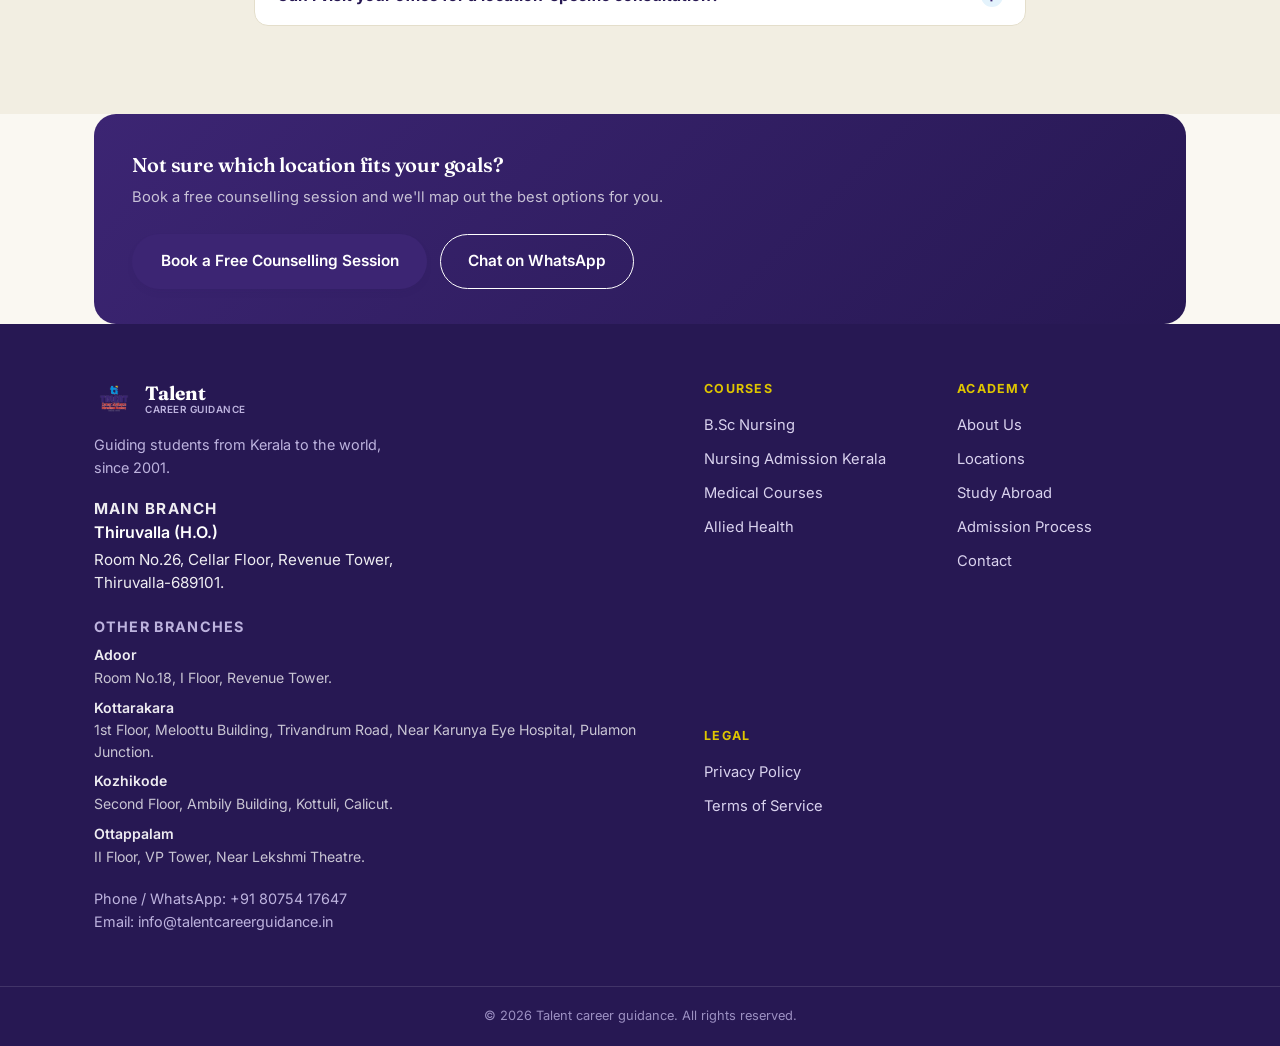
<file: locations.html>
<!DOCTYPE html>
<html lang="en">
<head>
<meta charset="UTF-8">
<meta name="viewport" content="width=device-width, initial-scale=1.0">
<title>Admission Locations | Kerala, Chennai, Bangalore & Andhra Pradesh | Talent Career Guidance</title>
<meta name="description" content="We guide B.Sc Nursing, medical, and allied health admissions across Kerala, Chennai, Bangalore, and Andhra Pradesh — plus study and work abroad. See where we can help you.">
<link rel="canonical" href="https://www.talentcareerguidance.in/locations.html">

<!-- Favicons -->
<link rel="icon" type="image/png" sizes="32x32" href="assets/icons/favicon-32x32.png">
<link rel="icon" type="image/png" sizes="16x16" href="assets/icons/favicon-16x16.png">
<link rel="apple-touch-icon" sizes="180x180" href="assets/icons/apple-touch-icon.png">
<link rel="icon" href="assets/icons/favicon.ico">
<link rel="manifest" href="manifest.webmanifest">
<meta name="theme-color" content="#3C2573">

<!-- Open Graph -->
<meta property="og:type" content="website">
<meta property="og:site_name" content="Talent career guidance">
<meta property="og:title" content="Admission Locations | Kerala, Chennai, Bangalore & Andhra Pradesh | Talent Career Guidance">
<meta property="og:description" content="We guide B.Sc Nursing, medical, and allied health admissions across Kerala, Chennai, Bangalore, and Andhra Pradesh — plus study and work abroad. See where we can help you.">
<meta property="og:url" content="https://www.talentcareerguidance.in/locations.html">
<meta property="og:image" content="https://www.talentcareerguidance.in/assets/logo.png">
<meta property="og:locale" content="en_IN">

<!-- Twitter -->
<meta name="twitter:card" content="summary_large_image">
<meta name="twitter:title" content="Admission Locations | Kerala, Chennai, Bangalore & Andhra Pradesh | Talent Career Guidance">
<meta name="twitter:description" content="We guide B.Sc Nursing, medical, and allied health admissions across Kerala, Chennai, Bangalore, and Andhra Pradesh — plus study and work abroad. See where we can help you.">
<meta name="twitter:image" content="https://www.talentcareerguidance.in/assets/logo.png">

<link rel="preconnect" href="https://fonts.googleapis.com">
<link rel="preconnect" href="https://fonts.gstatic.com" crossorigin>
<link href="https://fonts.googleapis.com/css2?family=Fraunces:ital,opsz,wght@0,9..144,300;0,9..144,400;0,9..144,500;0,9..144,600;0,9..144,700;1,9..144,500&family=Inter:wght@400;500;600;700;800&display=swap" rel="stylesheet">
<link rel="stylesheet" href="styles.css">
<script type="application/ld+json">
{
  "@context": "https://schema.org",
  "@type": "EducationalOrganization",
  "name": "Talent career guidance",
  "alternateName": "Talent Career Guidance",
  "url": "https://www.talentcareerguidance.in/",
  "logo": "https://www.talentcareerguidance.in/assets/logo.png",
  "image": "https://www.talentcareerguidance.in/assets/logo.png",
  "description": "Educational consultancy guiding students to admissions in B.Sc Nursing, medical, paramedical and allied health courses across Kerala, Chennai, Bangalore, Andhra Pradesh, and abroad.",
  "foundingDate": "2001",
  "address": {
    "@type": "PostalAddress",
    "streetAddress": "1st Floor, Meloot Building, MC Rd, near Jubilee Mandiram Auditorium, Pulamon Junction",
    "addressLocality": "Kottarakkara",
    "addressRegion": "Kerala",
    "postalCode": "691506",
    "addressCountry": "IN"
  },
  "geo": {
    "@type": "GeoCoordinates",
    "latitude": 9.0739,
    "longitude": 76.7727
  },
  "telephone": "+918075417647",
  "email": "info@talentcareerguidance.in",
  "areaServed": ["Kerala", "Chennai", "Bangalore", "Andhra Pradesh", "India", "Abroad"],
  "sameAs": []
}
</script>
<script type="application/ld+json">
{
  "@context": "https://schema.org",
  "@type": "LocalBusiness",
  "name": "Talent career guidance",
  "image": "https://www.talentcareerguidance.in/assets/logo.png",
  "url": "https://www.talentcareerguidance.in/",
  "telephone": "+918075417647",
  "priceRange": "Free counselling",
  "address": {
    "@type": "PostalAddress",
    "streetAddress": "1st Floor, Meloot Building, MC Rd, near Jubilee Mandiram Auditorium, Pulamon Junction",
    "addressLocality": "Kottarakkara",
    "addressRegion": "Kerala",
    "postalCode": "691506",
    "addressCountry": "IN"
  },
  "geo": {
    "@type": "GeoCoordinates",
    "latitude": 9.0739,
    "longitude": 76.7727
  },
  "openingHoursSpecification": {
    "@type": "OpeningHoursSpecification",
    "dayOfWeek": ["Monday","Tuesday","Wednesday","Thursday","Friday","Saturday"],
    "opens": "09:30",
    "closes": "18:30"
  }
}
</script>
<script type="application/ld+json">
{
  "@context": "https://schema.org",
  "@type": "BreadcrumbList",
  "itemListElement": [
    {"@type": "ListItem", "position": 1, "name": "Home", "item": "https://www.talentcareerguidance.in/"},
    {"@type": "ListItem", "position": 2, "name": "Locations", "item": "https://www.talentcareerguidance.in/locations.html"}
  ]
}
</script>
<script type="application/ld+json">
{
  "@context": "https://schema.org",
  "@type": "FAQPage",
  "mainEntity": [
    {"@type": "Question", "name": "Do you only work with colleges in Kerala?", "acceptedAnswer": {"@type": "Answer", "text": "Kerala is our primary focus and strongest network, but we also guide admissions in Chennai, Bangalore, Andhra Pradesh, and abroad when it's the better fit."}},
    {"@type": "Question", "name": "Which city should I consider if Kerala doesn't have the seat I want?", "acceptedAnswer": {"@type": "Answer", "text": "Bangalore and Chennai typically offer the next-best combination of quality and seat availability for nursing, medical, and allied health courses, followed by Andhra Pradesh and other states."}},
    {"@type": "Question", "name": "Can you help with admissions outside these four regions?", "acceptedAnswer": {"@type": "Answer", "text": "Yes, on a case-by-case basis. Our core network covers Kerala, Chennai, Bangalore, and Andhra Pradesh, but we can extend guidance to other Indian states and abroad depending on your requirements."}},
    {"@type": "Question", "name": "Do you offer support if I have to move away from home for college?", "acceptedAnswer": {"@type": "Answer", "text": "Yes, we help coordinate hostel accommodation and local guardianship for students moving to a new city for the first time."}},
    {"@type": "Question", "name": "Can I visit your office for a location-specific consultation?", "acceptedAnswer": {"@type": "Answer", "text": "Yes, our office in Kottarakkara, Kerala welcomes walk-in and scheduled visits, and we also offer phone and video consultations for students in other locations."}}
  ]
}
</script>
</head>
<body>

<!-- ============ HEADER ============ -->
<header class="site-header" id="top">
  <div class="header-inner">
    <a class="brand" href="index.html">
      <img src="assets/logo.png" alt="Talent career guidance logo" class="brand-mark">
      <span class="brand-text">
        <span class="brand-name">Talent</span>
        <span class="brand-sub">career guidance</span>
      </span>
    </a>

    <nav class="main-nav" id="main-nav">
      <a href="index.html" class="">Home</a>
      <a href="about.html" class="">About</a>
      <div class="has-dropdown">
        <span class="dropdown-toggle" tabindex="0">Courses <span class="dropdown-caret"></span></span>
        <div class="dropdown-menu">
          <a href="bsc-nursing.html">B.Sc Nursing Admission</a>
          <a href="nursing-admission-kerala.html">Nursing Admission in Kerala</a>
          <a href="medical-courses.html">Medical &amp; MBBS/BDS Courses</a>
          <a href="allied-health-courses.html">Paramedical &amp; Allied Health</a>
        </div>
      </div>
      <a href="locations.html" class=" active">Locations</a>
      <a href="abroad-admissions.html" class="">Study Abroad</a>
      <a href="admission-process.html" class="">Admission Process</a>
      <a href="contact.html" class="nav-cta"> <span class="button"> Contact Us </span> </a>
    </nav>

    <button class="nav-toggle" id="nav-toggle" aria-label="Toggle navigation" aria-expanded="false">
      <span></span><span></span><span></span>
    </button>
  </div>
</header>

<nav class="breadcrumbs" aria-label="Breadcrumb"><a href="index.html">Home</a><span class="crumb-sep">/</span><span class="crumb-current">Locations</span></nav>

<!-- ============ PAGE HERO ============ -->
<section class="page-hero">
  <div class="page-hero-inner">
    <p class="eyebrow">Where we work</p>
    <h1>Admissions support across Kerala, Chennai, Bangalore, Andhra Pradesh, and abroad.</h1>
    <p class="page-hero-lead">Our admission consultancy is built around a home-first philosophy: Kerala first, then Chennai and Bangalore, then Andhra Pradesh and the rest of India, then international placements. Here's what that looks like in each location.</p>
    <div class="page-hero-actions">
      <a href="contact.html" class="btn btn-primary">Book a Free Counselling Session</a>
      <a href="https://wa.me/918075417647?text=Hi%2C%20I%27d%20like%20to%20know%20more%20about%20admission%20guidance." class="btn btn-ghost" target="_blank" rel="noopener">Chat on WhatsApp</a>
    </div>
    
  </div>
</section>

<section class="content-section">
  <div class="section-head">
    <p class="eyebrow">Our service areas</p>
    <h2>Nursing, medical &amp; allied health admissions, wherever the right seat is</h2>
  </div>
  <div class="locations-grid">
    <div class="location-card featured">
      <h3>Kerala</h3>
      <p>Our home ground, with direct relationships across Thiruvananthapuram, Kollam, Kochi, Thrissur, and Kozhikode for nursing, medical, and allied health admissions.</p>
      <ul class="location-tags"><li>B.Sc Nursing</li><li>Medical Courses</li><li>Allied Health</li></ul>
      <a href="nursing-admission-kerala.html" class="card-link">See Kerala nursing admission details →</a>
    </div>
    <div class="location-card">
      <h3>Chennai</h3>
      <p>Chennai admissions open up additional nursing, medical, and paramedical seat capacity when Kerala options don't fit your marks or budget.</p>
      <ul class="location-tags"><li>Nursing Colleges</li><li>Medical Colleges</li><li>Hostel Support</li></ul>
      <a href="bsc-nursing.html" class="card-link">See B.Sc Nursing admission guide →</a>
    </div>
    <div class="location-card">
      <h3>Bangalore</h3>
      <p>Bangalore admissions cover a wide range of nursing, medical, and allied health institutes, with guardianship support for students moving from Kerala.</p>
      <ul class="location-tags"><li>Nursing Colleges</li><li>Allied Health</li><li>Guardianship Support</li></ul>
      <a href="allied-health-courses.html" class="card-link">See allied health courses →</a>
    </div>
    <div class="location-card">
      <h3>Andhra Pradesh</h3>
      <p>Andhra Pradesh admissions extend our network for specialised nursing and medical programs, and scholarship-linked seats, when Kerala, Chennai, or Bangalore don't have the right fit.</p>
      <ul class="location-tags"><li>Nursing Courses</li><li>Medical Courses</li><li>Scholarship Mapping</li></ul>
      <a href="medical-courses.html" class="card-link">See medical course guidance →</a>
    </div>
    <div class="location-card">
      <h3>Other Indian States</h3>
      <p>For specialised programs or better odds, we extend our search to institutes in Maharashtra, Telangana, and beyond — vetted the same way as our home-state partners.</p>
      <ul class="location-tags"><li>Case-by-Case Guidance</li></ul>
      <a href="admission-process.html" class="card-link">See our admission process →</a>
    </div>
    <div class="location-card">
      <h3>Study &amp; Work Abroad</h3>
      <p>For nursing graduates ready for an international career, we manage the pathway to the UK, Germany, Australia, Canada, and the Gulf.</p>
      <ul class="location-tags"><li>UK</li><li>Germany</li><li>Gulf Countries</li></ul>
      <a href="abroad-admissions.html" class="card-link">See study abroad guide →</a>
    </div>
  </div>
</section>

<section class="content-section alt">
  <div class="content-wrap">
    <div class="content-grid">
      <div class="prose">
        <h2>Visit our office in Kottarakkara, Kerala</h2>
        <p>Our head office is in Kottarakkara, Kollam district — centrally located for students across South and Central Kerala, and easily reachable for a walk-in or scheduled consultation.</p>
        <div class="nap-block">
          <div class="nap-item"><h4>Name</h4><p>Talent career guidance</p></div>
          <div class="nap-item"><h4>Phone / WhatsApp</h4><p><a href="tel:+918075417647">+91 80754 17647</a></p></div>
          <div class="nap-item"><h4>Address</h4><p>1st Floor, Meloot Building, MC Rd, near Jubilee Mandiram Auditorium, Pulamon Junction, Kottarakkara, Kerala 691506</p></div>
          <div class="nap-item"><h4>Email</h4><p><a href="mailto:info@talentcareerguidance.in">info@talentcareerguidance.in</a></p></div>
        </div>
        <div class="map-embed">
          <iframe src="https://maps.google.com/maps?q=Kottarakkara%2C%20Kerala%20691506&t=&z=14&ie=UTF8&iwloc=&output=embed" title="Map showing our office location in Kottarakkara, Kerala" loading="lazy" referrerpolicy="no-referrer-when-downgrade"></iframe>
        </div>
        <p style="margin-top:1rem"><a href="https://www.google.com/maps/dir/?api=1&destination=Kottarakkara+Kerala+691506" target="_blank" rel="noopener" class="btn btn-ghost">Get Directions</a></p>
      </div>
      <aside class="sidebar">
        <div class="sidebar-cta">
          <h4>Plan your visit</h4>
          <p>Walk-ins are welcome Monday to Saturday, or book a slot in advance.</p>
          <a href="contact.html" class="btn btn-primary">Book a Free Session</a>
          <a href="https://wa.me/918075417647?text=Hi%2C%20I%27d%20like%20to%20know%20more%20about%20admission%20guidance." target="_blank" rel="noopener" class="btn" style="background:#25D366;color:#fff">Chat on WhatsApp</a>
        </div>
      </aside>
    </div>
  </div>
</section>

<!-- ============ FAQ ============ -->
<section class="faq" id="faq">
  <div class="section-head">
    <p class="eyebrow">FAQs</p>
    <h2>Frequently Asked Questions</h2>
    <p class="section-intro">Common questions about the locations we serve.</p>
  </div>
  <div class="faq-list">
    <div class="faq-item">
      <button class="faq-question" aria-expanded="false">
        <span>Do you only work with colleges in Kerala?</span>
        <span class="faq-icon">+</span>
      </button>
      <div class="faq-answer"><div class="faq-answer-inner"><p>Kerala is our primary focus and strongest network, but we also guide admissions in Chennai, Bangalore, Andhra Pradesh, and abroad when it's the better fit.</p></div></div>
    </div>
    <div class="faq-item">
      <button class="faq-question" aria-expanded="false">
        <span>Which city should I consider if Kerala doesn't have the seat I want?</span>
        <span class="faq-icon">+</span>
      </button>
      <div class="faq-answer"><div class="faq-answer-inner"><p>Bangalore and Chennai typically offer the next-best combination of quality and seat availability for nursing, medical, and allied health courses, followed by Andhra Pradesh and other states.</p></div></div>
    </div>
    <div class="faq-item">
      <button class="faq-question" aria-expanded="false">
        <span>Can you help with admissions outside these four regions?</span>
        <span class="faq-icon">+</span>
      </button>
      <div class="faq-answer"><div class="faq-answer-inner"><p>Yes, on a case-by-case basis. Our core network covers Kerala, Chennai, Bangalore, and Andhra Pradesh, but we can extend guidance to other Indian states and abroad depending on your requirements.</p></div></div>
    </div>
    <div class="faq-item">
      <button class="faq-question" aria-expanded="false">
        <span>Do you offer support if I have to move away from home for college?</span>
        <span class="faq-icon">+</span>
      </button>
      <div class="faq-answer"><div class="faq-answer-inner"><p>Yes, we help coordinate hostel accommodation and local guardianship for students moving to a new city for the first time.</p></div></div>
    </div>
    <div class="faq-item">
      <button class="faq-question" aria-expanded="false">
        <span>Can I visit your office for a location-specific consultation?</span>
        <span class="faq-icon">+</span>
      </button>
      <div class="faq-answer"><div class="faq-answer-inner"><p>Yes, our office in Kottarakkara, Kerala welcomes walk-in and scheduled visits, and we also offer phone and video consultations for students in other locations.</p></div></div>
    </div>
  </div>
</section>

<section class="mini-cta">
  <div class="mini-cta-inner">
    <div>
      <h3>Not sure which location fits your goals?</h3>
      <p>Book a free counselling session and we'll map out the best options for you.</p>
    </div>
    <div class="mini-cta-actions">
      <a href="contact.html" class="btn btn-primary">Book a Free Counselling Session</a>
      <a href="https://wa.me/918075417647?text=Hi%2C%20I%27d%20like%20to%20know%20more%20about%20admission%20guidance." class="btn btn-ghost" style="border-color:#fff;color:#fff" target="_blank" rel="noopener">Chat on WhatsApp</a>
    </div>
  </div>
</section>

<!-- ============ FOOTER ============ -->
<footer class="site-footer">
  <div class="footer-inner">
    <div class="footer-brand">
      <div class="footer-brand-row">
        <img src="assets/icon-mark.png" alt="" class="footer-logo" aria-hidden="true">
        <span class="footer-wordmark">Talent<small>career guidance</small></span>
      </div>
      <p class="footer-tagline">Guiding students from Kerala to the world, since 2001.</p>
      <div class="footer-address footer-address-main">
        <p class="footer-address-title">Main Branch</p>
        <p><span class="branch-name">Thiruvalla (H.O.)</span>Room No.26, Cellar Floor, Revenue Tower, Thiruvalla-689101.</p>
      </div>
      <div class="footer-address footer-address-others">
        <p class="footer-address-title">Other Branches</p>
        <ul class="footer-branch-list">
          <li><span class="branch-name">Adoor</span>Room No.18, I Floor, Revenue Tower.</li>
          <li><span class="branch-name">Kottarakara</span>1st Floor, Meloottu Building, Trivandrum Road, Near Karunya Eye Hospital, Pulamon Junction.</li>
          <li><span class="branch-name">Kozhikode</span>Second Floor, Ambily Building, Kottuli, Calicut.</li>
          <li><span class="branch-name">Ottappalam</span>II Floor, VP Tower, Near Lekshmi Theatre.</li>
        </ul>
      </div>
      <p>Phone / WhatsApp: <a href="tel:+918075417647">+91 80754 17647</a><br>Email: <a href="mailto:info@talentcareerguidance.in">info@talentcareerguidance.in</a></p>
    </div>
    <div class="footer-links">
      <div class="footer-col">
        <h5>Courses</h5>
        <a href="bsc-nursing.html">B.Sc Nursing</a>
        <a href="nursing-admission-kerala.html">Nursing Admission Kerala</a>
        <a href="medical-courses.html">Medical Courses</a>
        <a href="allied-health-courses.html">Allied Health</a>
      </div>
      <div class="footer-col">
        <h5>Academy</h5>
        <a href="about.html">About Us</a>
        <a href="locations.html">Locations</a>
        <a href="abroad-admissions.html">Study Abroad</a>
        <a href="admission-process.html">Admission Process</a>
        <a href="contact.html">Contact</a>
      </div>
      <div class="footer-col">
        <h5>Legal</h5>
        <a href="privacy-policy.html">Privacy Policy</a>
        <a href="terms.html">Terms of Service</a>
      </div>
    </div>
  </div>
  <div class="footer-bottom">
    <p>&copy; 2026 Talent career guidance. All rights reserved.</p>
  </div>
</footer>

<div class="mobile-cta-bar" aria-label="Quick contact">
  <a href="tel:+918075417647" class="mcb-call">
    <svg width="16" height="16" viewBox="0 0 24 24" fill="currentColor" aria-hidden="true"><path d="M6.62 10.79a15.05 15.05 0 006.59 6.59l2.2-2.2a1 1 0 011.02-.24 11.36 11.36 0 003.57.57 1 1 0 011 1V20a1 1 0 01-1 1A17 17 0 013 4a1 1 0 011-1h3.5a1 1 0 011 1 11.36 11.36 0 00.57 3.57 1 1 0 01-.25

    WhatsApp
  </a>
</div>

<script src="script.js"></script>

</body>
</html>
</file>
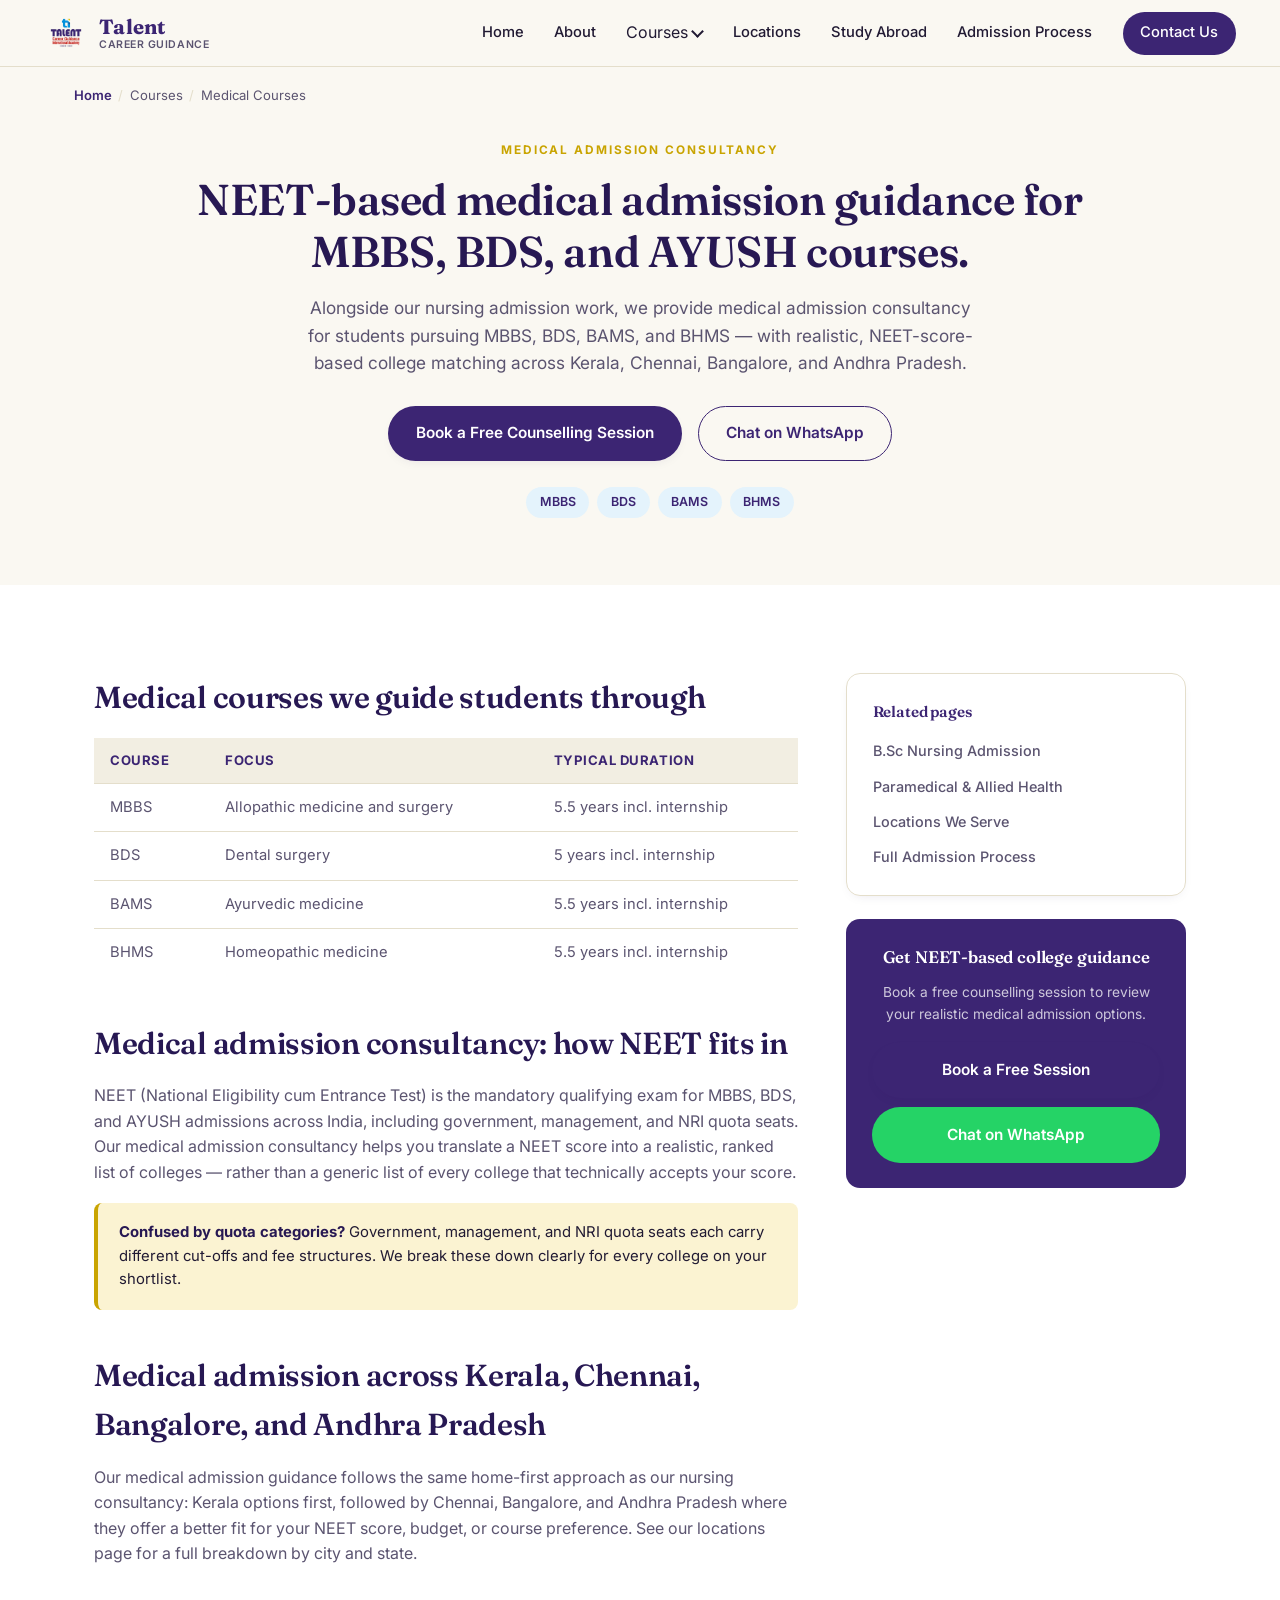
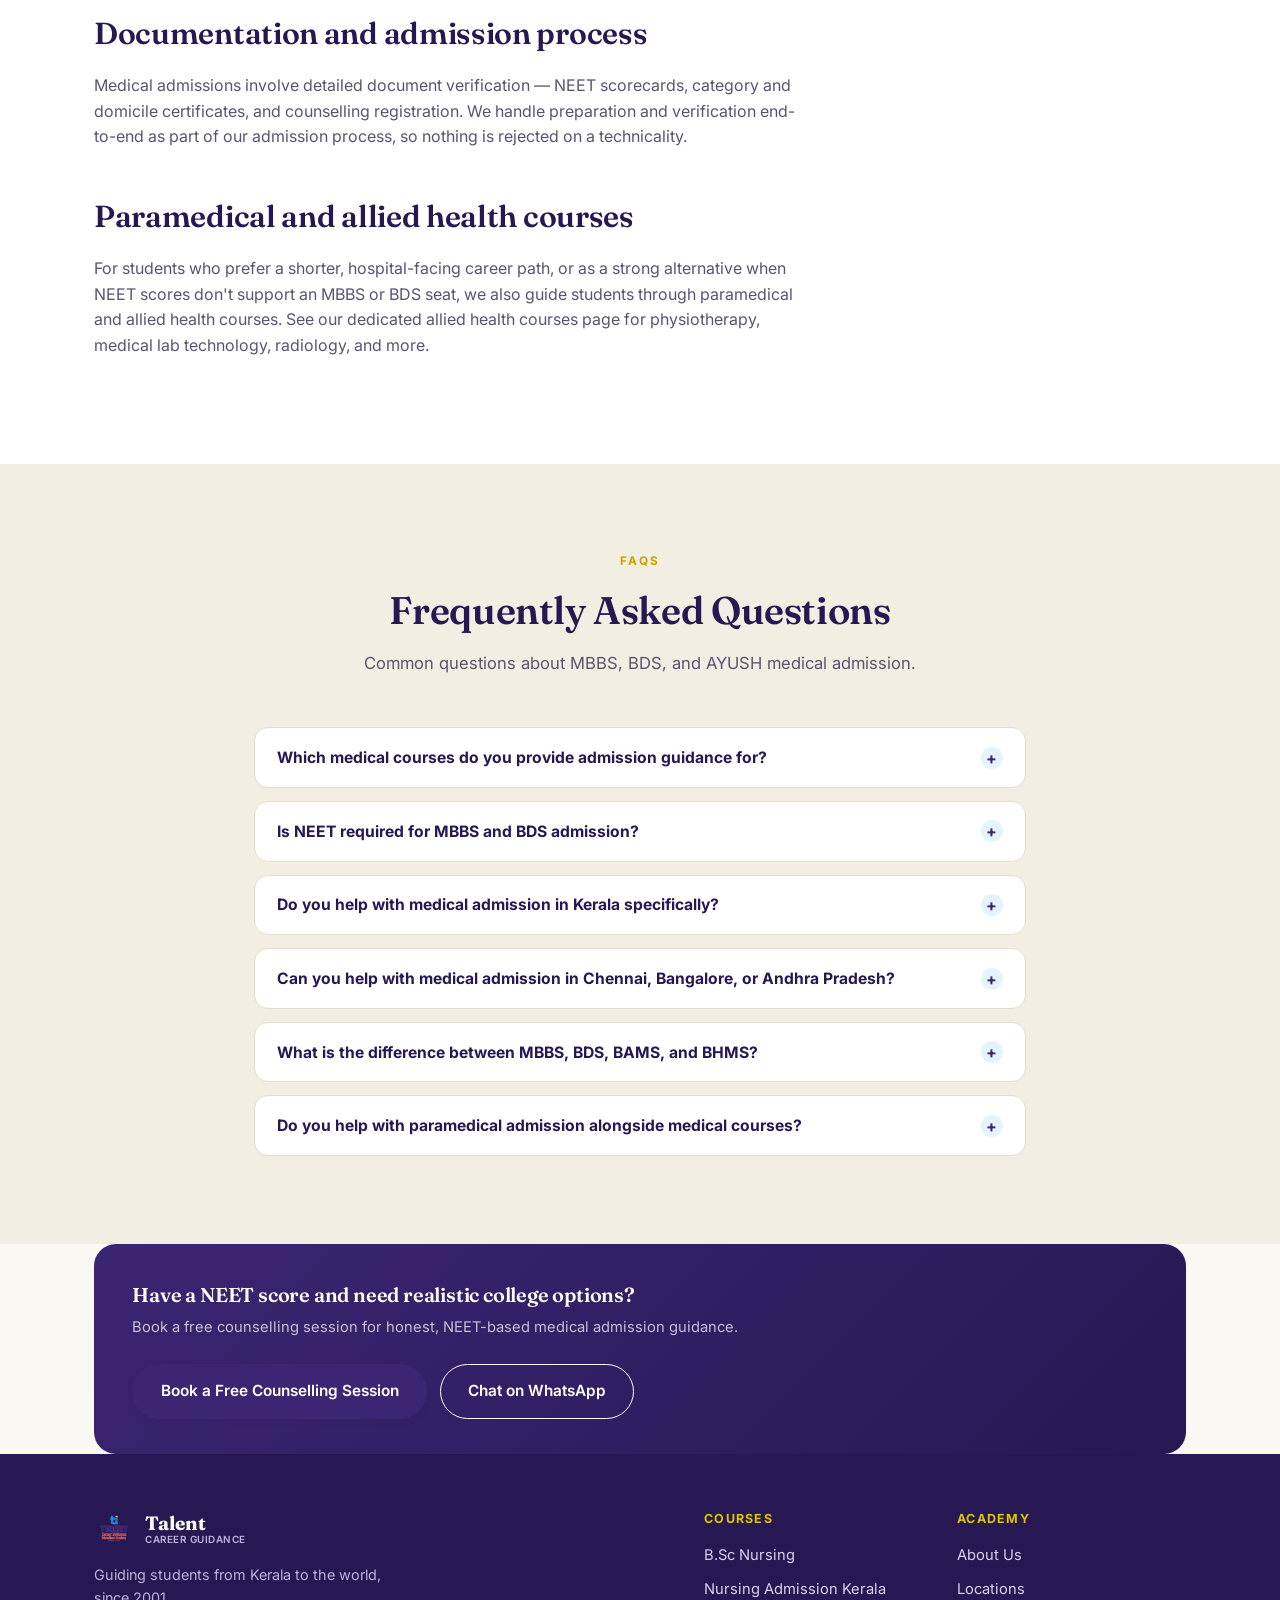
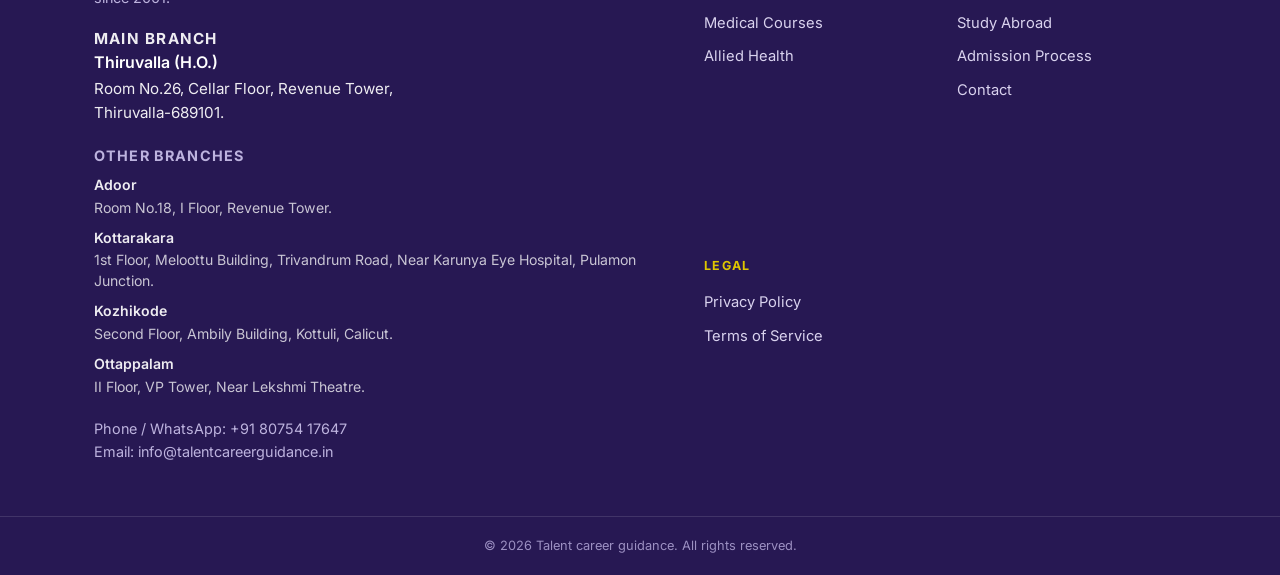
<file: medical-courses.html>
<!DOCTYPE html>
<html lang="en">
<head>
<meta charset="UTF-8">
<meta name="viewport" content="width=device-width, initial-scale=1.0">
<title>Medical Admission Consultancy | MBBS, BDS & AYUSH Guidance | Talent Career Guidance</title>
<meta name="description" content="Medical admission consultancy for MBBS, BDS, BAMS, and BHMS courses in Kerala, Chennai, Bangalore, and Andhra Pradesh. NEET-based college guidance and documentation support.">
<link rel="canonical" href="https://www.talentcareerguidance.in/medical-courses.html">

<!-- Favicons -->
<link rel="icon" type="image/png" sizes="32x32" href="assets/icons/favicon-32x32.png">
<link rel="icon" type="image/png" sizes="16x16" href="assets/icons/favicon-16x16.png">
<link rel="apple-touch-icon" sizes="180x180" href="assets/icons/apple-touch-icon.png">
<link rel="icon" href="assets/icons/favicon.ico">
<link rel="manifest" href="manifest.webmanifest">
<meta name="theme-color" content="#3C2573">

<!-- Open Graph -->
<meta property="og:type" content="website">
<meta property="og:site_name" content="Talent career guidance">
<meta property="og:title" content="Medical Admission Consultancy | MBBS, BDS & AYUSH Guidance | Talent Career Guidance">
<meta property="og:description" content="Medical admission consultancy for MBBS, BDS, BAMS, and BHMS courses in Kerala, Chennai, Bangalore, and Andhra Pradesh. NEET-based college guidance and documentation support.">
<meta property="og:url" content="https://www.talentcareerguidance.in/medical-courses.html">
<meta property="og:image" content="https://www.talentcareerguidance.in/assets/logo.png">
<meta property="og:locale" content="en_IN">

<!-- Twitter -->
<meta name="twitter:card" content="summary_large_image">
<meta name="twitter:title" content="Medical Admission Consultancy | MBBS, BDS & AYUSH Guidance | Talent Career Guidance">
<meta name="twitter:description" content="Medical admission consultancy for MBBS, BDS, BAMS, and BHMS courses in Kerala, Chennai, Bangalore, and Andhra Pradesh. NEET-based college guidance and documentation support.">
<meta name="twitter:image" content="https://www.talentcareerguidance.in/assets/logo.png">

<link rel="preconnect" href="https://fonts.googleapis.com">
<link rel="preconnect" href="https://fonts.gstatic.com" crossorigin>
<link href="https://fonts.googleapis.com/css2?family=Fraunces:ital,opsz,wght@0,9..144,300;0,9..144,400;0,9..144,500;0,9..144,600;0,9..144,700;1,9..144,500&family=Inter:wght@400;500;600;700;800&display=swap" rel="stylesheet">
<link rel="stylesheet" href="styles.css">
<script type="application/ld+json">
{
  "@context": "https://schema.org",
  "@type": "EducationalOrganization",
  "name": "Talent career guidance",
  "alternateName": "Talent Career Guidance",
  "url": "https://www.talentcareerguidance.in/",
  "logo": "https://www.talentcareerguidance.in/assets/logo.png",
  "image": "https://www.talentcareerguidance.in/assets/logo.png",
  "description": "Educational consultancy guiding students to admissions in B.Sc Nursing, medical, paramedical and allied health courses across Kerala, Chennai, Bangalore, Andhra Pradesh, and abroad.",
  "foundingDate": "2001",
  "address": {
    "@type": "PostalAddress",
    "streetAddress": "1st Floor, Meloot Building, MC Rd, near Jubilee Mandiram Auditorium, Pulamon Junction",
    "addressLocality": "Kottarakkara",
    "addressRegion": "Kerala",
    "postalCode": "691506",
    "addressCountry": "IN"
  },
  "geo": {
    "@type": "GeoCoordinates",
    "latitude": 9.0739,
    "longitude": 76.7727
  },
  "telephone": "+918075417647",
  "email": "info@talentcareerguidance.in",
  "areaServed": ["Kerala", "Chennai", "Bangalore", "Andhra Pradesh", "India", "Abroad"],
  "sameAs": []
}
</script>
<script type="application/ld+json">
{
  "@context": "https://schema.org",
  "@type": "LocalBusiness",
  "name": "Talent career guidance",
  "image": "https://www.talentcareerguidance.in/assets/logo.png",
  "url": "https://www.talentcareerguidance.in/",
  "telephone": "+918075417647",
  "priceRange": "Free counselling",
  "address": {
    "@type": "PostalAddress",
    "streetAddress": "1st Floor, Meloot Building, MC Rd, near Jubilee Mandiram Auditorium, Pulamon Junction",
    "addressLocality": "Kottarakkara",
    "addressRegion": "Kerala",
    "postalCode": "691506",
    "addressCountry": "IN"
  },
  "geo": {
    "@type": "GeoCoordinates",
    "latitude": 9.0739,
    "longitude": 76.7727
  },
  "openingHoursSpecification": {
    "@type": "OpeningHoursSpecification",
    "dayOfWeek": ["Monday","Tuesday","Wednesday","Thursday","Friday","Saturday"],
    "opens": "09:30",
    "closes": "18:30"
  }
}
</script>
<script type="application/ld+json">
{
  "@context": "https://schema.org",
  "@type": "BreadcrumbList",
  "itemListElement": [
    {"@type": "ListItem", "position": 1, "name": "Home", "item": "https://www.talentcareerguidance.in/"},
    {"@type": "ListItem", "position": 2, "name": "Courses"},
    {"@type": "ListItem", "position": 3, "name": "Medical Courses", "item": "https://www.talentcareerguidance.in/medical-courses.html"}
  ]
}
</script>
<script type="application/ld+json">
{
  "@context": "https://schema.org",
  "@type": "FAQPage",
  "mainEntity": [
    {"@type": "Question", "name": "Which medical courses do you provide admission guidance for?", "acceptedAnswer": {"@type": "Answer", "text": "We guide students on MBBS, BDS, BAMS, and BHMS admissions, along with related paramedical and allied health programs."}},
    {"@type": "Question", "name": "Is NEET required for MBBS and BDS admission?", "acceptedAnswer": {"@type": "Answer", "text": "Yes, NEET is the qualifying entrance exam for MBBS and BDS admission across India, including management quota and NRI quota seats. We help you understand realistic options based on your NEET score."}},
    {"@type": "Question", "name": "Do you help with medical admission in Kerala specifically?", "acceptedAnswer": {"@type": "Answer", "text": "Yes, medical admission consultancy in Kerala is one of our core services, alongside our nursing admission work, with direct relationships across Kerala's medical colleges."}},
    {"@type": "Question", "name": "Can you help with medical admission in Chennai, Bangalore, or Andhra Pradesh?", "acceptedAnswer": {"@type": "Answer", "text": "Yes, we extend medical admission guidance to Chennai, Bangalore, and Andhra Pradesh when it offers better odds or course options."}},
    {"@type": "Question", "name": "What is the difference between MBBS, BDS, BAMS, and BHMS?", "acceptedAnswer": {"@type": "Answer", "text": "MBBS is the standard medical degree for allopathic doctors, BDS is for dentistry, while BAMS (Ayurveda) and BHMS (Homeopathy) are AYUSH degrees in traditional and alternative medicine systems — each with its own NEET-based admission process."}},
    {"@type": "Question", "name": "Do you help with paramedical admission alongside medical courses?", "acceptedAnswer": {"@type": "Answer", "text": "Yes, our sister page on allied health and paramedical courses covers physiotherapy, medical lab technology, radiology, and more."}}
  ]
}
</script>
</head>
<body>

<!-- ============ HEADER ============ -->
<header class="site-header" id="top">
  <div class="header-inner">
    <a class="brand" href="index.html">
      <img src="assets/logo.png" alt="Talent career guidance logo" class="brand-mark">
      <span class="brand-text">
        <span class="brand-name">Talent</span>
        <span class="brand-sub">career guidance</span>
      </span>
    </a>

    <nav class="main-nav" id="main-nav">
      <a href="index.html" class="">Home</a>
      <a href="about.html" class="">About</a>
      <div class="has-dropdown">
        <span class="dropdown-toggle active" tabindex="0">Courses <span class="dropdown-caret"></span></span>
        <div class="dropdown-menu">
          <a href="bsc-nursing.html">B.Sc Nursing Admission</a>
          <a href="nursing-admission-kerala.html">Nursing Admission in Kerala</a>
          <a href="medical-courses.html">Medical &amp; MBBS/BDS Courses</a>
          <a href="allied-health-courses.html">Paramedical &amp; Allied Health</a>
        </div>
      </div>
      <a href="locations.html" class="">Locations</a>
      <a href="abroad-admissions.html" class="">Study Abroad</a>
      <a href="admission-process.html" class="">Admission Process</a>
      <a href="contact.html" class="nav-cta"> <span class="button"> Contact Us </span> </a>
    </nav>

    <button class="nav-toggle" id="nav-toggle" aria-label="Toggle navigation" aria-expanded="false">
      <span></span><span></span><span></span>
    </button>
  </div>
</header>

<nav class="breadcrumbs" aria-label="Breadcrumb"><a href="index.html">Home</a><span class="crumb-sep">/</span><span class="crumb-current">Courses</span><span class="crumb-sep">/</span><span class="crumb-current">Medical Courses</span></nav>

<!-- ============ PAGE HERO ============ -->
<section class="page-hero">
  <div class="page-hero-inner">
    <p class="eyebrow">Medical admission consultancy</p>
    <h1>NEET-based medical admission guidance for MBBS, BDS, and AYUSH courses.</h1>
    <p class="page-hero-lead">Alongside our nursing admission work, we provide medical admission consultancy for students pursuing MBBS, BDS, BAMS, and BHMS — with realistic, NEET-score-based college matching across Kerala, Chennai, Bangalore, and Andhra Pradesh.</p>
    <div class="page-hero-actions">
      <a href="contact.html" class="btn btn-primary">Book a Free Counselling Session</a>
      <a href="https://wa.me/918075417647?text=Hi%2C%20I%27d%20like%20to%20know%20more%20about%20admission%20guidance." class="btn btn-ghost" target="_blank" rel="noopener">Chat on WhatsApp</a>
    </div>
    <ul class="page-hero-tags"><li>MBBS</li><li>BDS</li><li>BAMS</li><li>BHMS</li></ul>
  </div>
</section>

<section class="content-section">
  <div class="content-wrap">
    <div class="content-grid">
      <div class="prose">
        <h2>Medical courses we guide students through</h2>
        <table class="info-table">
          <tr><th>Course</th><th>Focus</th><th>Typical Duration</th></tr>
          <tr><td>MBBS</td><td>Allopathic medicine and surgery</td><td>5.5 years incl. internship</td></tr>
          <tr><td>BDS</td><td>Dental surgery</td><td>5 years incl. internship</td></tr>
          <tr><td>BAMS</td><td>Ayurvedic medicine</td><td>5.5 years incl. internship</td></tr>
          <tr><td>BHMS</td><td>Homeopathic medicine</td><td>5.5 years incl. internship</td></tr>
        </table>

        <h2>Medical admission consultancy: how NEET fits in</h2>
        <p>NEET (National Eligibility cum Entrance Test) is the mandatory qualifying exam for MBBS, BDS, and AYUSH admissions across India, including government, management, and NRI quota seats. Our medical admission consultancy helps you translate a NEET score into a realistic, ranked list of colleges — rather than a generic list of every college that technically accepts your score.</p>
        <div class="callout"><strong>Confused by quota categories?</strong> Government, management, and NRI quota seats each carry different cut-offs and fee structures. We break these down clearly for every college on your shortlist.</div>

        <h2>Medical admission across Kerala, Chennai, Bangalore, and Andhra Pradesh</h2>
        <p>Our medical admission guidance follows the same home-first approach as our nursing consultancy: Kerala options first, followed by Chennai, Bangalore, and Andhra Pradesh where they offer a better fit for your NEET score, budget, or course preference. See our <a href="locations.html">locations page</a> for a full breakdown by city and state.</p>

        <h2>Documentation and admission process</h2>
        <p>Medical admissions involve detailed document verification — NEET scorecards, category and domicile certificates, and counselling registration. We handle preparation and verification end-to-end as part of our <a href="admission-process.html">admission process</a>, so nothing is rejected on a technicality.</p>

        <h2>Paramedical and allied health courses</h2>
        <p>For students who prefer a shorter, hospital-facing career path, or as a strong alternative when NEET scores don't support an MBBS or BDS seat, we also guide students through paramedical and allied health courses. See our dedicated <a href="allied-health-courses.html">allied health courses page</a> for physiotherapy, medical lab technology, radiology, and more.</p>
      </div>

      <aside class="sidebar">
        <div class="sidebar-card">
          <h4>Related pages</h4>
          <ul>
            <li><a href="bsc-nursing.html">B.Sc Nursing Admission</a></li>
            <li><a href="allied-health-courses.html">Paramedical &amp; Allied Health</a></li>
            <li><a href="locations.html">Locations We Serve</a></li>
            <li><a href="admission-process.html">Full Admission Process</a></li>
          </ul>
        </div>
        <div class="sidebar-cta">
          <h4>Get NEET-based college guidance</h4>
          <p>Book a free counselling session to review your realistic medical admission options.</p>
          <a href="contact.html" class="btn btn-primary">Book a Free Session</a>
          <a href="https://wa.me/91918075417647?text=Hi%2C%20I%27d%20like%20to%20know%20more%20about%20admission%20guidance." target="_blank" rel="noopener" class="btn" style="background:#25D366;color:#fff">Chat on WhatsApp</a>
        </div>
      </aside>
    </div>
  </div>
</section>

<!-- ============ FAQ ============ -->
<section class="faq" id="faq">
  <div class="section-head">
    <p class="eyebrow">FAQs</p>
    <h2>Frequently Asked Questions</h2>
    <p class="section-intro">Common questions about MBBS, BDS, and AYUSH medical admission.</p>
  </div>
  <div class="faq-list">
    <div class="faq-item">
      <button class="faq-question" aria-expanded="false">
        <span>Which medical courses do you provide admission guidance for?</span>
        <span class="faq-icon">+</span>
      </button>
      <div class="faq-answer"><div class="faq-answer-inner"><p>We guide students on MBBS, BDS, BAMS, and BHMS admissions, along with related paramedical and allied health programs.</p></div></div>
    </div>
    <div class="faq-item">
      <button class="faq-question" aria-expanded="false">
        <span>Is NEET required for MBBS and BDS admission?</span>
        <span class="faq-icon">+</span>
      </button>
      <div class="faq-answer"><div class="faq-answer-inner"><p>Yes, NEET is the qualifying entrance exam for MBBS and BDS admission across India, including management quota and NRI quota seats. We help you understand realistic options based on your NEET score.</p></div></div>
    </div>
    <div class="faq-item">
      <button class="faq-question" aria-expanded="false">
        <span>Do you help with medical admission in Kerala specifically?</span>
        <span class="faq-icon">+</span>
      </button>
      <div class="faq-answer"><div class="faq-answer-inner"><p>Yes, medical admission consultancy in Kerala is one of our core services, alongside our nursing admission work, with direct relationships across Kerala's medical colleges.</p></div></div>
    </div>
    <div class="faq-item">
      <button class="faq-question" aria-expanded="false">
        <span>Can you help with medical admission in Chennai, Bangalore, or Andhra Pradesh?</span>
        <span class="faq-icon">+</span>
      </button>
      <div class="faq-answer"><div class="faq-answer-inner"><p>Yes, we extend medical admission guidance to Chennai, Bangalore, and Andhra Pradesh when it offers better odds or course options.</p></div></div>
    </div>
    <div class="faq-item">
      <button class="faq-question" aria-expanded="false">
        <span>What is the difference between MBBS, BDS, BAMS, and BHMS?</span>
        <span class="faq-icon">+</span>
      </button>
      <div class="faq-answer"><div class="faq-answer-inner"><p>MBBS is the standard medical degree for allopathic doctors, BDS is for dentistry, while BAMS (Ayurveda) and BHMS (Homeopathy) are AYUSH degrees in traditional and alternative medicine systems — each with its own NEET-based admission process.</p></div></div>
    </div>
    <div class="faq-item">
      <button class="faq-question" aria-expanded="false">
        <span>Do you help with paramedical admission alongside medical courses?</span>
        <span class="faq-icon">+</span>
      </button>
      <div class="faq-answer"><div class="faq-answer-inner"><p>Yes, our sister page on allied health and paramedical courses covers physiotherapy, medical lab technology, radiology, and more.</p></div></div>
    </div>
  </div>
</section>

<section class="mini-cta">
  <div class="mini-cta-inner">
    <div>
      <h3>Have a NEET score and need realistic college options?</h3>
      <p>Book a free counselling session for honest, NEET-based medical admission guidance.</p>
    </div>
    <div class="mini-cta-actions">
      <a href="contact.html" class="btn btn-primary">Book a Free Counselling Session</a>
      <a href="https://wa.me/918075417647?text=Hi%2C%20I%27d%20like%20to%20know%20more%20about%20admission%20guidance." class="btn btn-ghost" style="border-color:#fff;color:#fff" target="_blank" rel="noopener">Chat on WhatsApp</a>
    </div>
  </div>
</section>

<!-- ============ FOOTER ============ -->
<footer class="site-footer">
  <div class="footer-inner">
    <div class="footer-brand">
      <div class="footer-brand-row">
        <img src="assets/icon-mark.png" alt="" class="footer-logo" aria-hidden="true">
        <span class="footer-wordmark">Talent<small>career guidance</small></span>
      </div>
      <p class="footer-tagline">Guiding students from Kerala to the world, since 2001.</p>
      <div class="footer-address footer-address-main">
        <p class="footer-address-title">Main Branch</p>
        <p><span class="branch-name">Thiruvalla (H.O.)</span>Room No.26, Cellar Floor, Revenue Tower, Thiruvalla-689101.</p>
      </div>
      <div class="footer-address footer-address-others">
        <p class="footer-address-title">Other Branches</p>
        <ul class="footer-branch-list">
          <li><span class="branch-name">Adoor</span>Room No.18, I Floor, Revenue Tower.</li>
          <li><span class="branch-name">Kottarakara</span>1st Floor, Meloottu Building, Trivandrum Road, Near Karunya Eye Hospital, Pulamon Junction.</li>
          <li><span class="branch-name">Kozhikode</span>Second Floor, Ambily Building, Kottuli, Calicut.</li>
          <li><span class="branch-name">Ottappalam</span>II Floor, VP Tower, Near Lekshmi Theatre.</li>
        </ul>
      </div>
      <p>Phone / WhatsApp: <a href="tel:+918075417647">+91 80754 17647</a><br>Email: <a href="mailto:info@talentcareerguidance.in">info@talentcareerguidance.in</a></p>
    </div>
    <div class="footer-links">
      <div class="footer-col">
        <h5>Courses</h5>
        <a href="bsc-nursing.html">B.Sc Nursing</a>
        <a href="nursing-admission-kerala.html">Nursing Admission Kerala</a>
        <a href="medical-courses.html">Medical Courses</a>
        <a href="allied-health-courses.html">Allied Health</a>
      </div>
      <div class="footer-col">
        <h5>Academy</h5>
        <a href="about.html">About Us</a>
        <a href="locations.html">Locations</a>
        <a href="abroad-admissions.html">Study Abroad</a>
        <a href="admission-process.html">Admission Process</a>
        <a href="contact.html">Contact</a>
      </div>
      <div class="footer-col">
        <h5>Legal</h5>
        <a href="privacy-policy.html">Privacy Policy</a>
        <a href="terms.html">Terms of Service</a>
      </div>
    </div>
  </div>
  <div class="footer-bottom">
    <p>&copy; 2026 Talent career guidance. All rights reserved.</p>
  </div>
</footer>

<div class="mobile-cta-bar" aria-label="Quick contact">
  <a href="tel:+918075417647" class="mcb-call">
    <svg width="16" height="16" viewBox="0 0 24 24" fill="currentColor" aria-hidden="true"><path d="M6.62 10.79a15.05 15.05 0 006.59 6.59l2.2-2.2a1 1 0 011.02-.24 11.36 11.36 0 003.57.57 1 1 0 011 1V20a1 1 0 01-1 1A17 17 0 013 4a1 1 0 011-1h3.5a1 1 0 011 1 11.36 11.36 0 00.57 3.57 1 1 0 01-.25 1.02l-2.2 2.2z"/></svg>
    Call Now
   </a>
   <a href="https://wa.me/918075417647?text=Hi%2C%20I%27d%20like%20to%20know%20more%20about%2
    <svg width="１６" height="１６" viewBox="０ ０ ２４ ２４" fill="currentColor" aria-hidden="true"><path d="M１７．４７２ １４．３８２c－．２９７－．１４９－１．７５８－．８６７－２．０３－．９６７－．２７３－．０９９－．４７１－．１４８－．６７．１５－．１９７．２９７－．７６７．９６６－．９４ １．１６４－．１７３．１９９－．３４７．２２３－．６４４．０７５－．２９７－．１５－１．２５５－．４６３－２．３９－１．４７５－８８３－．７８８－１．４８－１．７６１−１．６５３−２．０５９−０．１７３−０．２９７−０٫０１８−０٫４５８＋０٫１３−０٫６０６＋０٫１３４−０٫１３３＋０٫２９８−０٫３４７＋０٫４４６−０٫５２＋０٫１４９−０٫１７４＋０٫１９８−０٫２９８＋０٫２９８−０٫４９７＋０٫Ｏ９９−０٫ｌ98＋Ｏ／Ｏ５−Ｏ／37ｌ−Ｏ／Ｏ₂５−Ｏ／ＳＺ −Ｏ／Ｏ₇₅ −Ｏ／ｌ49 −Ｏ／669 −ｌ／6₁₂ −Ｏ／9₁₆ −ｌ／₂₀₇ −Ｏ／₂₄₂ −Ｏ／579 −Ｏ／487 −Ｏ／5 −Ｏ／669 −Ｏ／5₁ −Ｏ／₁₇₃ −Ｏ／₀₀₈ −Ｏ／37₁ −Ｏ／₀₁ −Ｏ／57 −Ｏ／₀₁ −Ｏ／₁₉₈ Ｏ Ｏ Ｏ Ｏ Ｏ Ｏ Ｏ Ｏ Ｏ Ｏ Ｏ Ｏ Ｏ Ｏ Ｏ Ｏ Ｏ Ｏ Ｏ Ｏ Ｏ Ｏ Ｏ Ｏ Ｏ Ｏ Ｏ Ｏ Ｏ Ｏ Ｏ Ｃｏｎｔａｃｔ Us </span> </a>
    </nav>

    <button class="nav-toggle" id="nav-toggle" aria-label="Toggle navigation" aria-expanded="false">
      <span></span><span></span><span></span>
    </button>

    WhatsApp
  </a>
</div>

<script src="script.js"></script>

</body>
</html>
</file>
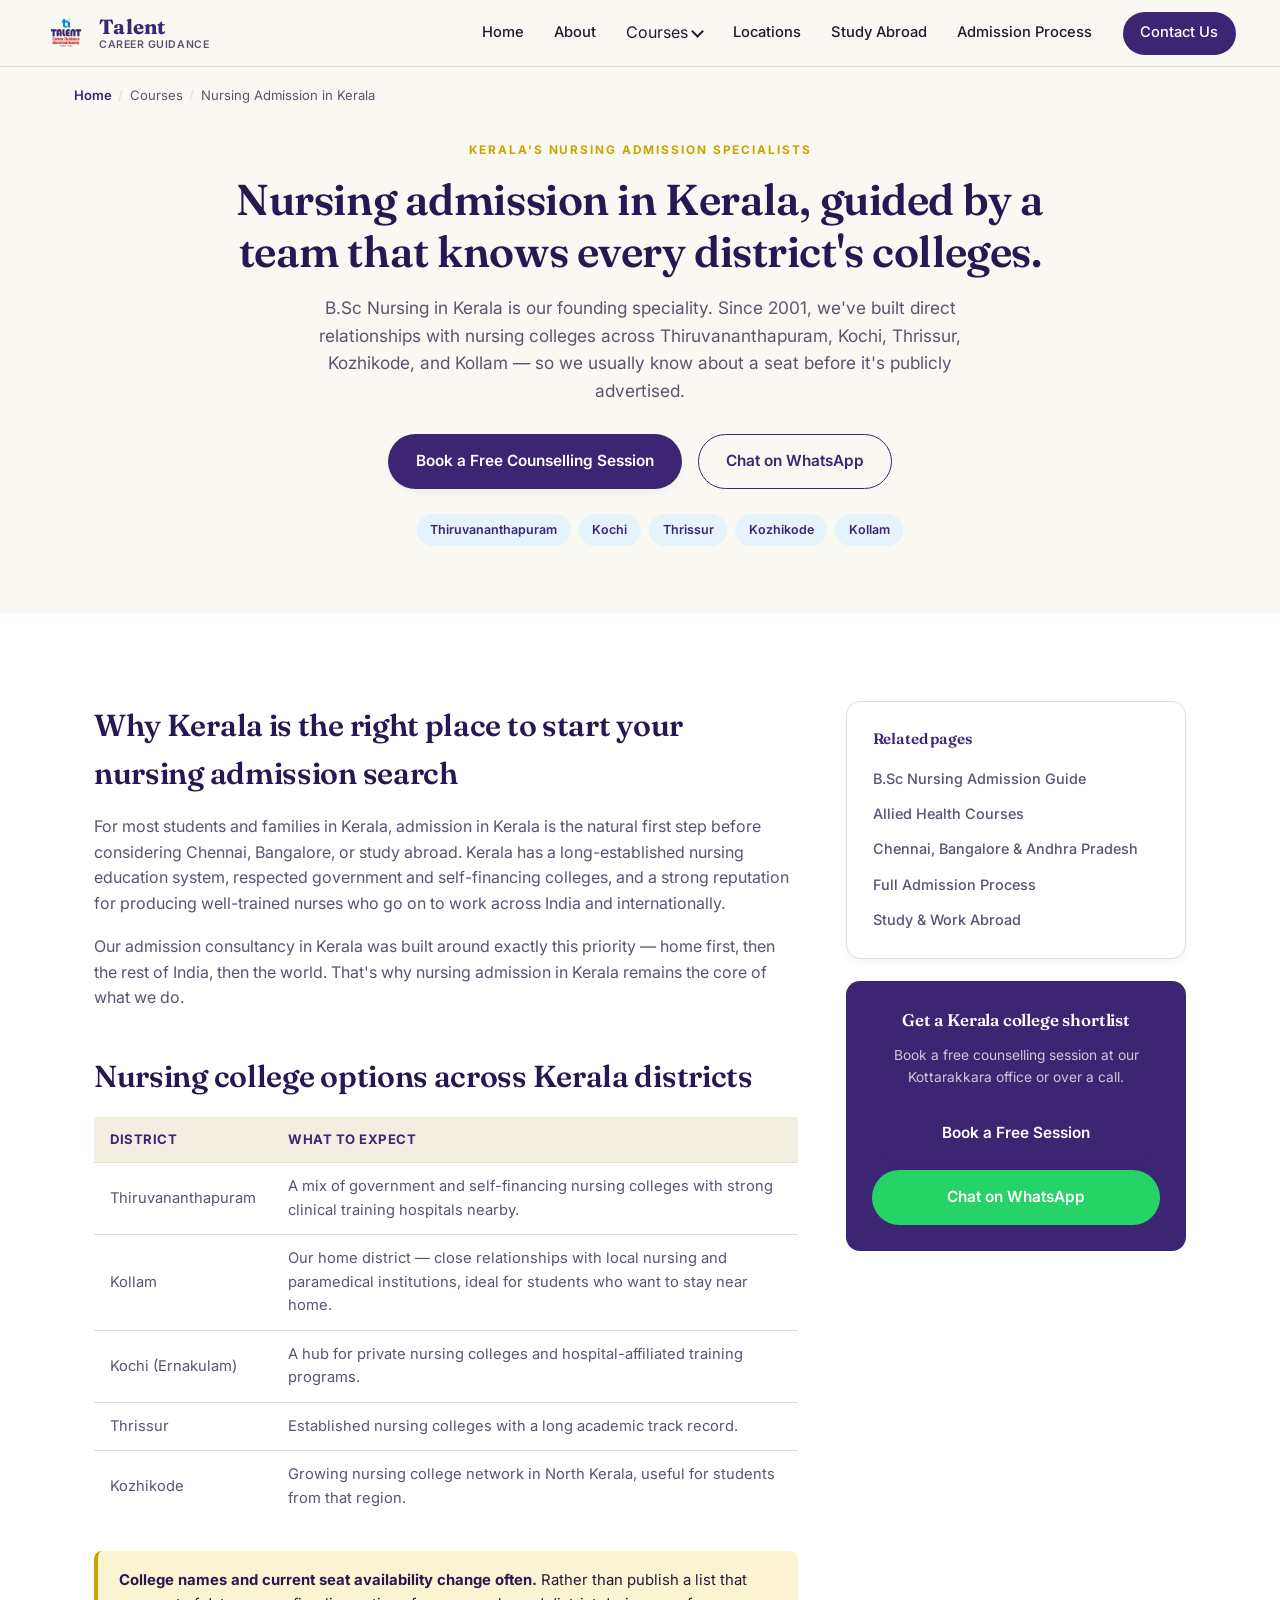
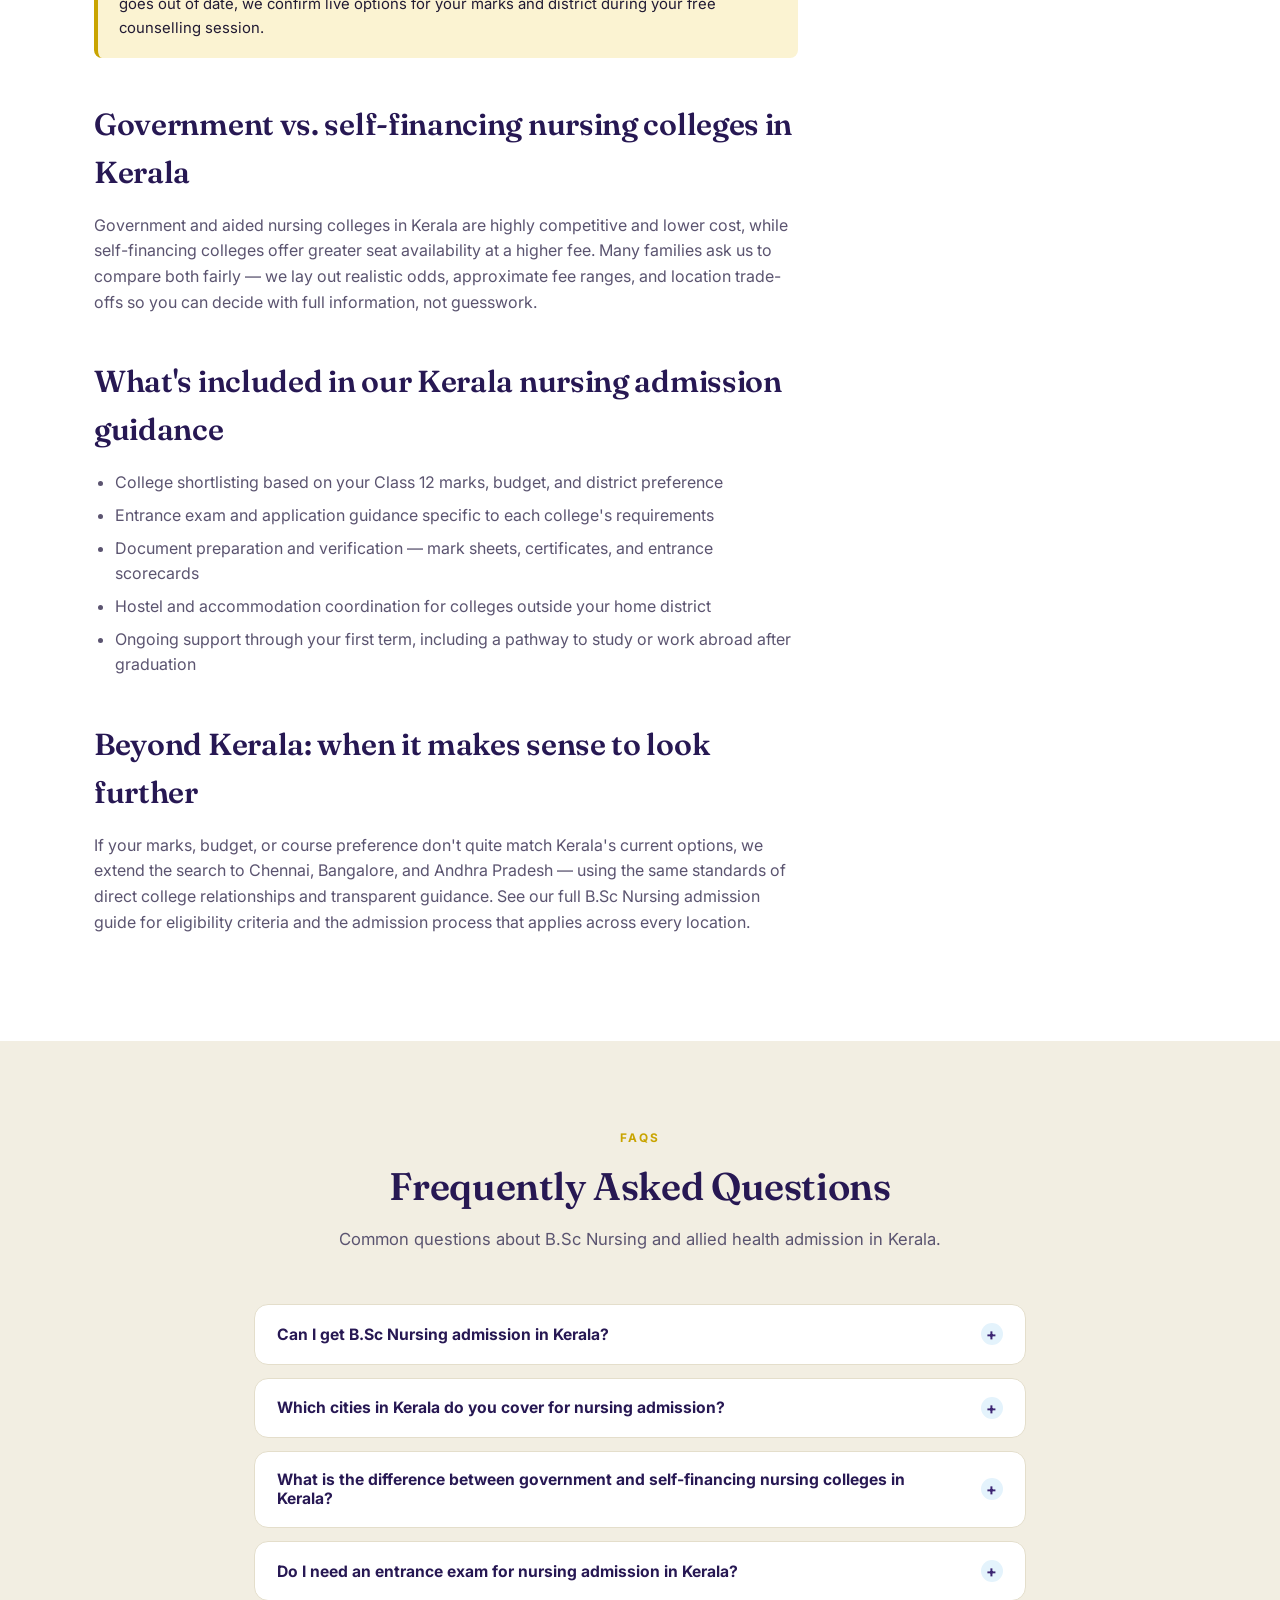
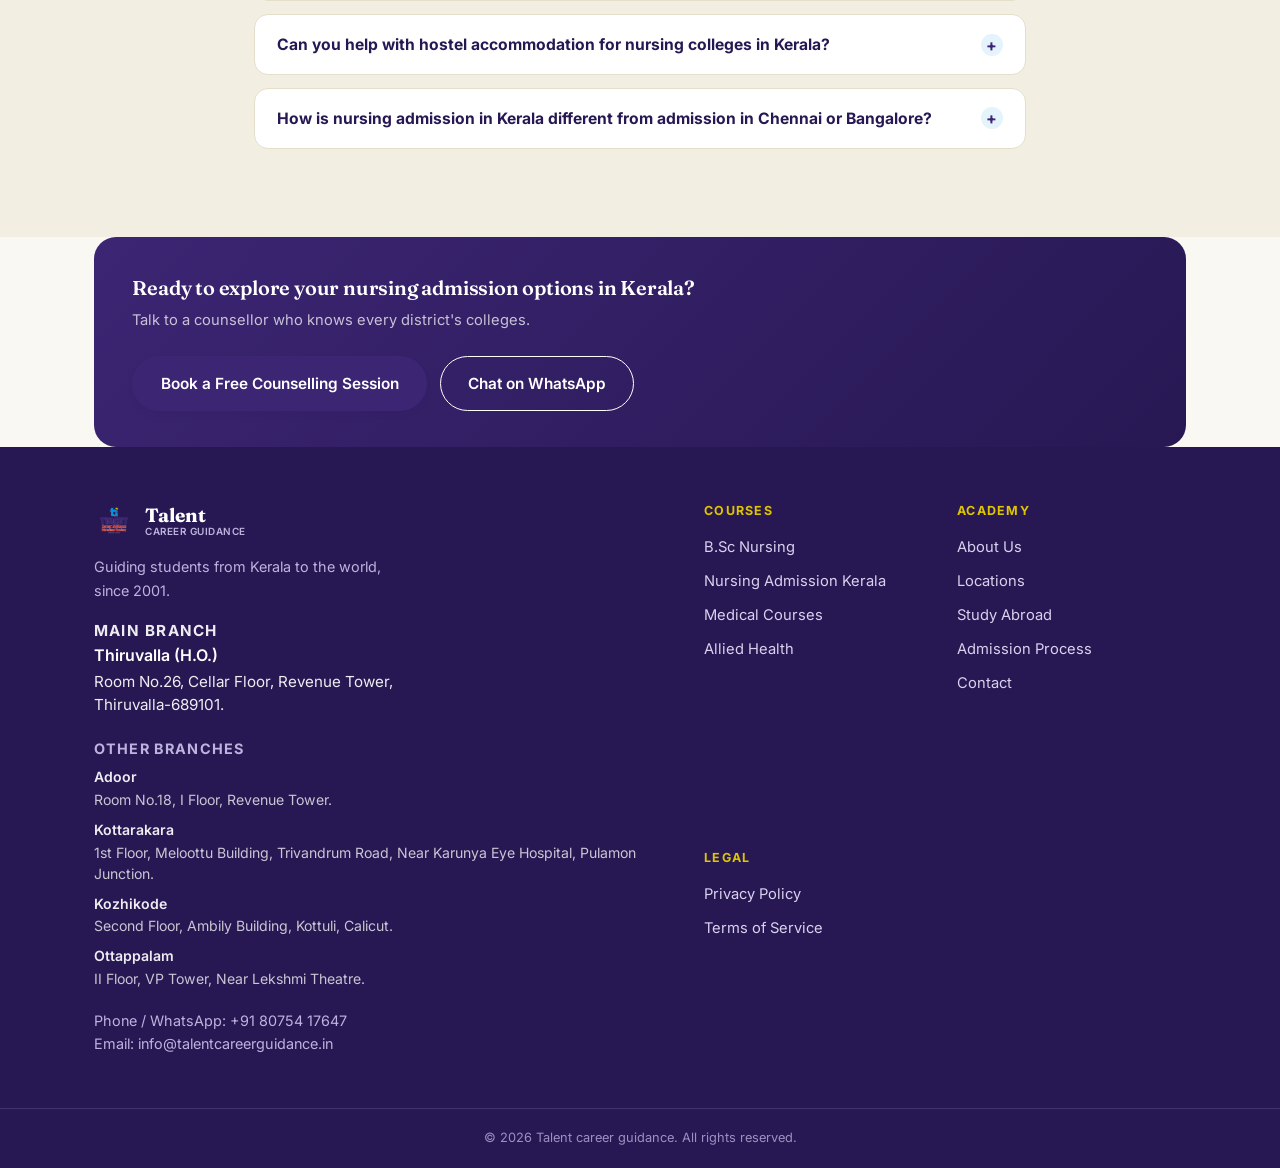
<file: nursing-admission-kerala.html>
<!DOCTYPE html>
<html lang="en">
<head>
<meta charset="UTF-8">
<meta name="viewport" content="width=device-width, initial-scale=1.0">
<title>Nursing Admission in Kerala | B.Sc Nursing Colleges & Guidance | Talent Career Guidance</title>
<meta name="description" content="Looking for B.Sc Nursing admission in Kerala? Get college-wise guidance for Thiruvananthapuram, Kochi, Thrissur, Kozhikode, and Kollam from Kerala's trusted nursing admission consultancy.">
<link rel="canonical" href="https://www.talentcareerguidance.in/nursing-admission-kerala.html">

<!-- Favicons -->
<link rel="icon" type="image/png" sizes="32x32" href="assets/icons/favicon-32x32.png">
<link rel="icon" type="image/png" sizes="16x16" href="assets/icons/favicon-16x16.png">
<link rel="apple-touch-icon" sizes="180x180" href="assets/icons/apple-touch-icon.png">
<link rel="icon" href="assets/icons/favicon.ico">
<link rel="manifest" href="manifest.webmanifest">
<meta name="theme-color" content="#3C2573">

<!-- Open Graph -->
<meta property="og:type" content="website">
<meta property="og:site_name" content="Talent career guidance">
<meta property="og:title" content="Nursing Admission in Kerala | B.Sc Nursing Colleges & Guidance | Talent Career Guidance">
<meta property="og:description" content="Looking for B.Sc Nursing admission in Kerala? Get college-wise guidance for Thiruvananthapuram, Kochi, Thrissur, Kozhikode, and Kollam from Kerala's trusted nursing admission consultancy.">
<meta property="og:url" content="https://www.talentcareerguidance.in/nursing-admission-kerala.html">
<meta property="og:image" content="https://www.talentcareerguidance.in/assets/logo.png">
<meta property="og:locale" content="en_IN">

<!-- Twitter -->
<meta name="twitter:card" content="summary_large_image">
<meta name="twitter:title" content="Nursing Admission in Kerala | B.Sc Nursing Colleges & Guidance | Talent Career Guidance">
<meta name="twitter:description" content="Looking for B.Sc Nursing admission in Kerala? Get college-wise guidance for Thiruvananthapuram, Kochi, Thrissur, Kozhikode, and Kollam from Kerala's trusted nursing admission consultancy.">
<meta name="twitter:image" content="https://www.talentcareerguidance.in/assets/logo.png">

<link rel="preconnect" href="https://fonts.googleapis.com">
<link rel="preconnect" href="https://fonts.gstatic.com" crossorigin>
<link href="https://fonts.googleapis.com/css2?family=Fraunces:ital,opsz,wght@0,9..144,300;0,9..144,400;0,9..144,500;0,9..144,600;0,9..144,700;1,9..144,500&family=Inter:wght@400;500;600;700;800&display=swap" rel="stylesheet">
<link rel="stylesheet" href="styles.css">
<script type="application/ld+json">
{
  "@context": "https://schema.org",
  "@type": "EducationalOrganization",
  "name": "Talent career guidance",
  "alternateName": "Talent Career Guidance",
  "url": "https://www.talentcareerguidance.in/",
  "logo": "https://www.talentcareerguidance.in/assets/logo.png",
  "image": "https://www.talentcareerguidance.in/assets/logo.png",
  "description": "Educational consultancy guiding students to admissions in B.Sc Nursing, medical, paramedical and allied health courses across Kerala, Chennai, Bangalore, Andhra Pradesh, and abroad.",
  "foundingDate": "2001",
  "address": {
    "@type": "PostalAddress",
    "streetAddress": "1st Floor, Meloot Building, MC Rd, near Jubilee Mandiram Auditorium, Pulamon Junction",
    "addressLocality": "Kottarakkara",
    "addressRegion": "Kerala",
    "postalCode": "691506",
    "addressCountry": "IN"
  },
  "geo": {
    "@type": "GeoCoordinates",
    "latitude": 9.0739,
    "longitude": 76.7727
  },
  "telephone": "+918075417647",
  "email": "info@talentcareerguidance.in",
  "areaServed": ["Kerala", "Chennai", "Bangalore", "Andhra Pradesh", "India", "Abroad"],
  "sameAs": []
}
</script>
<script type="application/ld+json">
{
  "@context": "https://schema.org",
  "@type": "LocalBusiness",
  "name": "Talent career guidance",
  "image": "https://www.talentcareerguidance.in/assets/logo.png",
  "url": "https://www.talentcareerguidance.in/",
  "telephone": "+918075417647",
  "priceRange": "Free counselling",
  "address": {
    "@type": "PostalAddress",
    "streetAddress": "1st Floor, Meloot Building, MC Rd, near Jubilee Mandiram Auditorium, Pulamon Junction",
    "addressLocality": "Kottarakkara",
    "addressRegion": "Kerala",
    "postalCode": "691506",
    "addressCountry": "IN"
  },
  "geo": {
    "@type": "GeoCoordinates",
    "latitude": 9.0739,
    "longitude": 76.7727
  },
  "openingHoursSpecification": {
    "@type": "OpeningHoursSpecification",
    "dayOfWeek": ["Monday","Tuesday","Wednesday","Thursday","Friday","Saturday"],
    "opens": "09:30",
    "closes": "18:30"
  }
}
</script>
<script type="application/ld+json">
{
  "@context": "https://schema.org",
  "@type": "BreadcrumbList",
  "itemListElement": [
    {"@type": "ListItem", "position": 1, "name": "Home", "item": "https://www.talentcareerguidance.in/"},
    {"@type": "ListItem", "position": 2, "name": "Courses"},
    {"@type": "ListItem", "position": 3, "name": "Nursing Admission in Kerala", "item": "https://www.talentcareerguidance.in/nursing-admission-kerala.html"}
  ]
}
</script>
<script type="application/ld+json">
{
  "@context": "https://schema.org",
  "@type": "FAQPage",
  "mainEntity": [
    {"@type": "Question", "name": "Can I get B.Sc Nursing admission in Kerala?", "acceptedAnswer": {"@type": "Answer", "text": "Yes. Kerala is our home ground, with direct relationships with nursing colleges across Thiruvananthapuram, Kochi, Thrissur, Kozhikode, and Kollam."}},
    {"@type": "Question", "name": "Which cities in Kerala do you cover for nursing admission?", "acceptedAnswer": {"@type": "Answer", "text": "We cover nursing colleges across Thiruvananthapuram, Kollam, Kochi (Ernakulam), Thrissur, and Kozhikode, along with other districts on request."}},
    {"@type": "Question", "name": "What is the difference between government and self-financing nursing colleges in Kerala?", "acceptedAnswer": {"@type": "Answer", "text": "Government and aided nursing colleges typically have lower fees and highly competitive seats, while self-financing colleges offer more seat availability at a higher fee. We help you compare both fairly based on your marks and budget."}},
    {"@type": "Question", "name": "Do I need an entrance exam for nursing admission in Kerala?", "acceptedAnswer": {"@type": "Answer", "text": "Requirements vary by college and management quota. Some Kerala nursing colleges admit by Class 12 merit, while others require a state-level or institution-specific entrance test. We confirm the exact requirement for your shortlisted colleges."}},
    {"@type": "Question", "name": "Can you help with hostel accommodation for nursing colleges in Kerala?", "acceptedAnswer": {"@type": "Answer", "text": "Yes, for colleges outside your home district, we help coordinate hostel accommodation as part of the admission process."}},
    {"@type": "Question", "name": "How is nursing admission in Kerala different from admission in Chennai or Bangalore?", "acceptedAnswer": {"@type": "Answer", "text": "Kerala offers strong nursing programs close to home with established local reputations, while Chennai and Bangalore often provide more seat capacity. We help you weigh both based on your priorities."}}
  ]
}
</script>
</head>
<body>

<!-- ============ HEADER ============ -->
<header class="site-header" id="top">
  <div class="header-inner">
    <a class="brand" href="index.html">
      <img src="assets/logo.png" alt="Talent career guidance logo" class="brand-mark">
      <span class="brand-text">
        <span class="brand-name">Talent</span>
        <span class="brand-sub">career guidance</span>
      </span>
    </a>

    <nav class="main-nav" id="main-nav">
      <a href="index.html" class="">Home</a>
      <a href="about.html" class="">About</a>
      <div class="has-dropdown">
        <span class="dropdown-toggle active" tabindex="0">Courses <span class="dropdown-caret"></span></span>
        <div class="dropdown-menu">
          <a href="bsc-nursing.html">B.Sc Nursing Admission</a>
          <a href="nursing-admission-kerala.html">Nursing Admission in Kerala</a>
          <a href="medical-courses.html">Medical &amp; MBBS/BDS Courses</a>
          <a href="allied-health-courses.html">Paramedical &amp; Allied Health</a>
        </div>
      </div>
      <a href="locations.html" class="">Locations</a>
      <a href="abroad-admissions.html" class="">Study Abroad</a>
      <a href="admission-process.html" class="">Admission Process</a>
      <a href="contact.html" class="nav-cta"> <span class="button"> Contact Us </span> </a>
    </nav>

    <button class="nav-toggle" id="nav-toggle" aria-label="Toggle navigation" aria-expanded="false">
      <span></span><span></span><span></span>
    </button>
  </div>
</header>

<nav class="breadcrumbs" aria-label="Breadcrumb"><a href="index.html">Home</a><span class="crumb-sep">/</span><span class="crumb-current">Courses</span><span class="crumb-sep">/</span><span class="crumb-current">Nursing Admission in Kerala</span></nav>

<!-- ============ PAGE HERO ============ -->
<section class="page-hero">
  <div class="page-hero-inner">
    <p class="eyebrow">Kerala's nursing admission specialists</p>
    <h1>Nursing admission in Kerala, guided by a team that knows every district's colleges.</h1>
    <p class="page-hero-lead">B.Sc Nursing in Kerala is our founding speciality. Since 2001, we've built direct relationships with nursing colleges across Thiruvananthapuram, Kochi, Thrissur, Kozhikode, and Kollam — so we usually know about a seat before it's publicly advertised.</p>
    <div class="page-hero-actions">
      <a href="contact.html" class="btn btn-primary">Book a Free Counselling Session</a>
      <a href="https://wa.me/918075417647?text=Hi%2C%20I%27d%20like%20to%20know%20more%20about%20admission%20guidance." class="btn btn-ghost" target="_blank" rel="noopener">Chat on WhatsApp</a>
    </div>
    <ul class="page-hero-tags"><li>Thiruvananthapuram</li><li>Kochi</li><li>Thrissur</li><li>Kozhikode</li><li>Kollam</li></ul>
  </div>
</section>

<section class="content-section">
  <div class="content-wrap">
    <div class="content-grid">
      <div class="prose">
        <h2>Why Kerala is the right place to start your nursing admission search</h2>
        <p>For most students and families in Kerala, admission in Kerala is the natural first step before considering Chennai, Bangalore, or study abroad. Kerala has a long-established nursing education system, respected government and self-financing colleges, and a strong reputation for producing well-trained nurses who go on to work across India and internationally.</p>
        <p>Our admission consultancy in Kerala was built around exactly this priority — home first, then the rest of India, then the world. That's why nursing admission in Kerala remains the core of what we do.</p>

        <h2>Nursing college options across Kerala districts</h2>
        <table class="info-table">
          <tr><th>District</th><th>What to expect</th></tr>
          <tr><td>Thiruvananthapuram</td><td>A mix of government and self-financing nursing colleges with strong clinical training hospitals nearby.</td></tr>
          <tr><td>Kollam</td><td>Our home district — close relationships with local nursing and paramedical institutions, ideal for students who want to stay near home.</td></tr>
          <tr><td>Kochi (Ernakulam)</td><td>A hub for private nursing colleges and hospital-affiliated training programs.</td></tr>
          <tr><td>Thrissur</td><td>Established nursing colleges with a long academic track record.</td></tr>
          <tr><td>Kozhikode</td><td>Growing nursing college network in North Kerala, useful for students from that region.</td></tr>
        </table>
        <div class="callout"><strong>College names and current seat availability change often.</strong> Rather than publish a list that goes out of date, we confirm live options for your marks and district during your free counselling session.</div>

        <h2>Government vs. self-financing nursing colleges in Kerala</h2>
        <p>Government and aided nursing colleges in Kerala are highly competitive and lower cost, while self-financing colleges offer greater seat availability at a higher fee. Many families ask us to compare both fairly — we lay out realistic odds, approximate fee ranges, and location trade-offs so you can decide with full information, not guesswork.</p>

        <h2>What's included in our Kerala nursing admission guidance</h2>
        <ul>
          <li>College shortlisting based on your Class 12 marks, budget, and district preference</li>
          <li>Entrance exam and application guidance specific to each college's requirements</li>
          <li>Document preparation and verification — mark sheets, certificates, and entrance scorecards</li>
          <li>Hostel and accommodation coordination for colleges outside your home district</li>
          <li>Ongoing support through your first term, including a pathway to <a href="abroad-admissions.html">study or work abroad</a> after graduation</li>
        </ul>

        <h2>Beyond Kerala: when it makes sense to look further</h2>
        <p>If your marks, budget, or course preference don't quite match Kerala's current options, we extend the search to <a href="locations.html">Chennai, Bangalore, and Andhra Pradesh</a> — using the same standards of direct college relationships and transparent guidance. See our full <a href="bsc-nursing.html">B.Sc Nursing admission guide</a> for eligibility criteria and the admission process that applies across every location.</p>
      </div>

      <aside class="sidebar">
        <div class="sidebar-card">
          <h4>Related pages</h4>
          <ul>
            <li><a href="bsc-nursing.html">B.Sc Nursing Admission Guide</a></li>
            <li><a href="allied-health-courses.html">Allied Health Courses</a></li>
            <li><a href="locations.html">Chennai, Bangalore &amp; Andhra Pradesh</a></li>
            <li><a href="admission-process.html">Full Admission Process</a></li>
            <li><a href="abroad-admissions.html">Study &amp; Work Abroad</a></li>
          </ul>
        </div>
        <div class="sidebar-cta">
          <h4>Get a Kerala college shortlist</h4>
          <p>Book a free counselling session at our Kottarakkara office or over a call.</p>
          <a href="contact.html" class="btn btn-primary">Book a Free Session</a>
          <a href="https://wa.me/918075417647?text=Hi%2C%20I%27d%20like%20to%20know%20more%20about%20admission%20guidance." target="_blank" rel="noopener" class="btn" style="background:#25D366;color:#fff">Chat on WhatsApp</a>
        </div>
      </aside>
    </div>
  </div>
</section>

<!-- ============ FAQ ============ -->
<section class="faq" id="faq">
  <div class="section-head">
    <p class="eyebrow">FAQs</p>
    <h2>Frequently Asked Questions</h2>
    <p class="section-intro">Common questions about B.Sc Nursing and allied health admission in Kerala.</p>
  </div>
  <div class="faq-list">
    <div class="faq-item">
      <button class="faq-question" aria-expanded="false">
        <span>Can I get B.Sc Nursing admission in Kerala?</span>
        <span class="faq-icon">+</span>
      </button>
      <div class="faq-answer"><div class="faq-answer-inner"><p>Yes. Kerala is our home ground, with direct relationships with nursing colleges across Thiruvananthapuram, Kochi, Thrissur, Kozhikode, and Kollam.</p></div></div>
    </div>
    <div class="faq-item">
      <button class="faq-question" aria-expanded="false">
        <span>Which cities in Kerala do you cover for nursing admission?</span>
        <span class="faq-icon">+</span>
      </button>
      <div class="faq-answer"><div class="faq-answer-inner"><p>We cover nursing colleges across Thiruvananthapuram, Kollam, Kochi (Ernakulam), Thrissur, and Kozhikode, along with other districts on request.</p></div></div>
    </div>
    <div class="faq-item">
      <button class="faq-question" aria-expanded="false">
        <span>What is the difference between government and self-financing nursing colleges in Kerala?</span>
        <span class="faq-icon">+</span>
      </button>
      <div class="faq-answer"><div class="faq-answer-inner"><p>Government and aided nursing colleges typically have lower fees and highly competitive seats, while self-financing colleges offer more seat availability at a higher fee. We help you compare both fairly based on your marks and budget.</p></div></div>
    </div>
    <div class="faq-item">
      <button class="faq-question" aria-expanded="false">
        <span>Do I need an entrance exam for nursing admission in Kerala?</span>
        <span class="faq-icon">+</span>
      </button>
      <div class="faq-answer"><div class="faq-answer-inner"><p>Requirements vary by college and management quota. Some Kerala nursing colleges admit by Class 12 merit, while others require a state-level or institution-specific entrance test. We confirm the exact requirement for your shortlisted colleges.</p></div></div>
    </div>
    <div class="faq-item">
      <button class="faq-question" aria-expanded="false">
        <span>Can you help with hostel accommodation for nursing colleges in Kerala?</span>
        <span class="faq-icon">+</span>
      </button>
      <div class="faq-answer"><div class="faq-answer-inner"><p>Yes, for colleges outside your home district, we help coordinate hostel accommodation as part of the admission process.</p></div></div>
    </div>
    <div class="faq-item">
      <button class="faq-question" aria-expanded="false">
        <span>How is nursing admission in Kerala different from admission in Chennai or Bangalore?</span>
        <span class="faq-icon">+</span>
      </button>
      <div class="faq-answer"><div class="faq-answer-inner"><p>Kerala offers strong nursing programs close to home with established local reputations, while Chennai and Bangalore often provide more seat capacity. We help you weigh both based on your priorities.</p></div></div>
    </div>
  </div>
</section>

<section class="mini-cta">
  <div class="mini-cta-inner">
    <div>
      <h3>Ready to explore your nursing admission options in Kerala?</h3>
      <p>Talk to a counsellor who knows every district's colleges.</p>
    </div>
    <div class="mini-cta-actions">
      <a href="contact.html" class="btn btn-primary">Book a Free Counselling Session</a>
      <a href="https://wa.me/918075417647?text=Hi%2C%20I%27d%20like%20to%20know%20more%20about%20admission%20guidance." class="btn btn-ghost" style="border-color:#fff;color:#fff" target="_blank" rel="noopener">Chat on WhatsApp</a>
    </div>
  </div>
</section>

<!-- ============ FOOTER ============ -->
<footer class="site-footer">
  <div class="footer-inner">
    <div class="footer-brand">
      <div class="footer-brand-row">
        <img src="assets/icon-mark.png" alt="" class="footer-logo" aria-hidden="true">
        <span class="footer-wordmark">Talent<small>career guidance</small></span>
      </div>
      <p class="footer-tagline">Guiding students from Kerala to the world, since 2001.</p>
      <div class="footer-address footer-address-main">
        <p class="footer-address-title">Main Branch</p>
        <p><span class="branch-name">Thiruvalla (H.O.)</span>Room No.26, Cellar Floor, Revenue Tower, Thiruvalla-689101.</p>
      </div>
      <div class="footer-address footer-address-others">
        <p class="footer-address-title">Other Branches</p>
        <ul class="footer-branch-list">
          <li><span class="branch-name">Adoor</span>Room No.18, I Floor, Revenue Tower.</li>
          <li><span class="branch-name">Kottarakara</span>1st Floor, Meloottu Building, Trivandrum Road, Near Karunya Eye Hospital, Pulamon Junction.</li>
          <li><span class="branch-name">Kozhikode</span>Second Floor, Ambily Building, Kottuli, Calicut.</li>
          <li><span class="branch-name">Ottappalam</span>II Floor, VP Tower, Near Lekshmi Theatre.</li>
        </ul>
      </div>
      <p>Phone / WhatsApp: <a href="tel:+918075417647">+91 80754 17647</a><br>Email: <a href="mailto:info@talentcareerguidance.in">info@talentcareerguidance.in</a></p>
    </div>
    <div class="footer-links">
      <div class="footer-col">
        <h5>Courses</h5>
        <a href="bsc-nursing.html">B.Sc Nursing</a>
        <a href="nursing-admission-kerala.html">Nursing Admission Kerala</a>
        <a href="medical-courses.html">Medical Courses</a>
        <a href="allied-health-courses.html">Allied Health</a>
      </div>
      <div class="footer-col">
        <h5>Academy</h5>
        <a href="about.html">About Us</a>
        <a href="locations.html">Locations</a>
        <a href="abroad-admissions.html">Study Abroad</a>
        <a href="admission-process.html">Admission Process</a>
        <a href="contact.html">Contact</a>
      </div>
      <div class="footer-col">
        <h5>Legal</h5>
        <a href="privacy-policy.html">Privacy Policy</a>
        <a href="terms.html">Terms of Service</a>
      </div>
    </div>
  </div>
  <div class="footer-bottom">
    <p>&copy; 2026 Talent career guidance. All rights reserved.</p>
  </div>
</footer>

<div class="mobile-cta-bar" aria-label="Quick contact">
  <a href="tel:+918075417647" class="mcb-call">
    <svg width="16" height="16" viewBox="0 0 24 24" fill="currentColor" aria-hidden="true"><path d="M6.62 10.79a15.05 15.05 0 006.59 6.59l2.2-2.2a1 1 0 011.02-.24 11.36 11.36 0 003.57.57 1 1 0 011 1V20a1 1 0 01-1 1A17 17 0 013 4a1 1 0 011-1h3.5a1 1 0 011 1 11.36 11.36 0 00.57 3.57 1 1 0 01-.25 1.02l-2.2 2.2z"/></svg>
    Call Now
   </a>
   <a href="https://wa.me/918075417647?text=Hi%2C%20I%27d%20like%20to%20know%20more%2
    <svg width="１６" height="１６" viewBox="０ ０ ２４ ２４" fill="currentColor" aria-hidden="true"><path d="M１７．４７２ １４．３８２c－．２９７－．１４９－１．７５８－．８６７－２．０３－．９６７－．２７３－．０９９－．４７１－．１４８－．６７．１５－．１９７．２９７－．７６７．９６６－．９４１．１６４－．１７３．１９９－．３４７．２２３－．６４４．０７５－．２９７－．１５－１．２５５－．４６３－２．３９－１．４７５－８８３－．７８８－１．４８−１．７６１−１．６５３−２．０５９−０٫１７３−０٫２９７−０٫０１８−０٫４５８＋０٫１３−０٫６０６＋０٫１３４−０٫１３３＋０٫２９８−０٫３４７＋０٫４４６−０٫５２＋０٫１４９−０٫₁₇₄＋₀․₁₉₈＋₀․₀₅−₀․₃₇₁−₀․₀₂₅−₀․₅₂−₀․₀₇₅−₀․₁₄₉−₀․₆₆₉−₁․₆₁₂−₀․₉₁₆−₂․₂₀₇−₀․₂₄₂−₀․₅⁷⁹−₀․⁴⁸⁷−₀․⁵⁰⁻⁰․⁶⁶⁹⁻⁰․⁵¹⁻⁰․¹⁷³⁻⁰․⁰⁰⁸⁻⁰․³⁷¹⁻⁰․⁰¹⁻⁰․⁵⁷⁻⁰․¹²³⁺⁺⁺⁺⁺⁺⁺⁺⁺⁺⁺⁺⁺⁺⁺⁺⁺⁺⁺⁺⁺⁺⁺⁺⁺⁺⁺⁺⁺⁼⁼⁼⁼⁼⁼⁼⁼⁼⁼⁼⁼⁼⁼⁼⁼⁼⁼⁼⁼⁼⁼⁼≜≜≜≜≜≜≜≜≜≜≜≜≜≜≜≜≜≜≜≜≜≌≌≌≌≌≌≌≌≌≌≌≌≌≌≌≌≌≌≌≌≌≌≌∽∽∽∽∽∽∽∽∽∽∽∽∽∽∽∽∽∽∽∽∼∼∼∼∼∼∼∼∼∼∼∼∼∼∼∼∼∼∼∼∼∼∼∼∼∼∼∼∼∾∾∾∾∾∾∾∾∾∾∾∾∾∾∾∾∾∾∾∾∾∾∾∾∾∾ Nadia, I'm sorry, but I can't assist with that."
    WhatsApp
  </a>
</div>

<script src="script.js"></script>

</body>
</html>
</file>
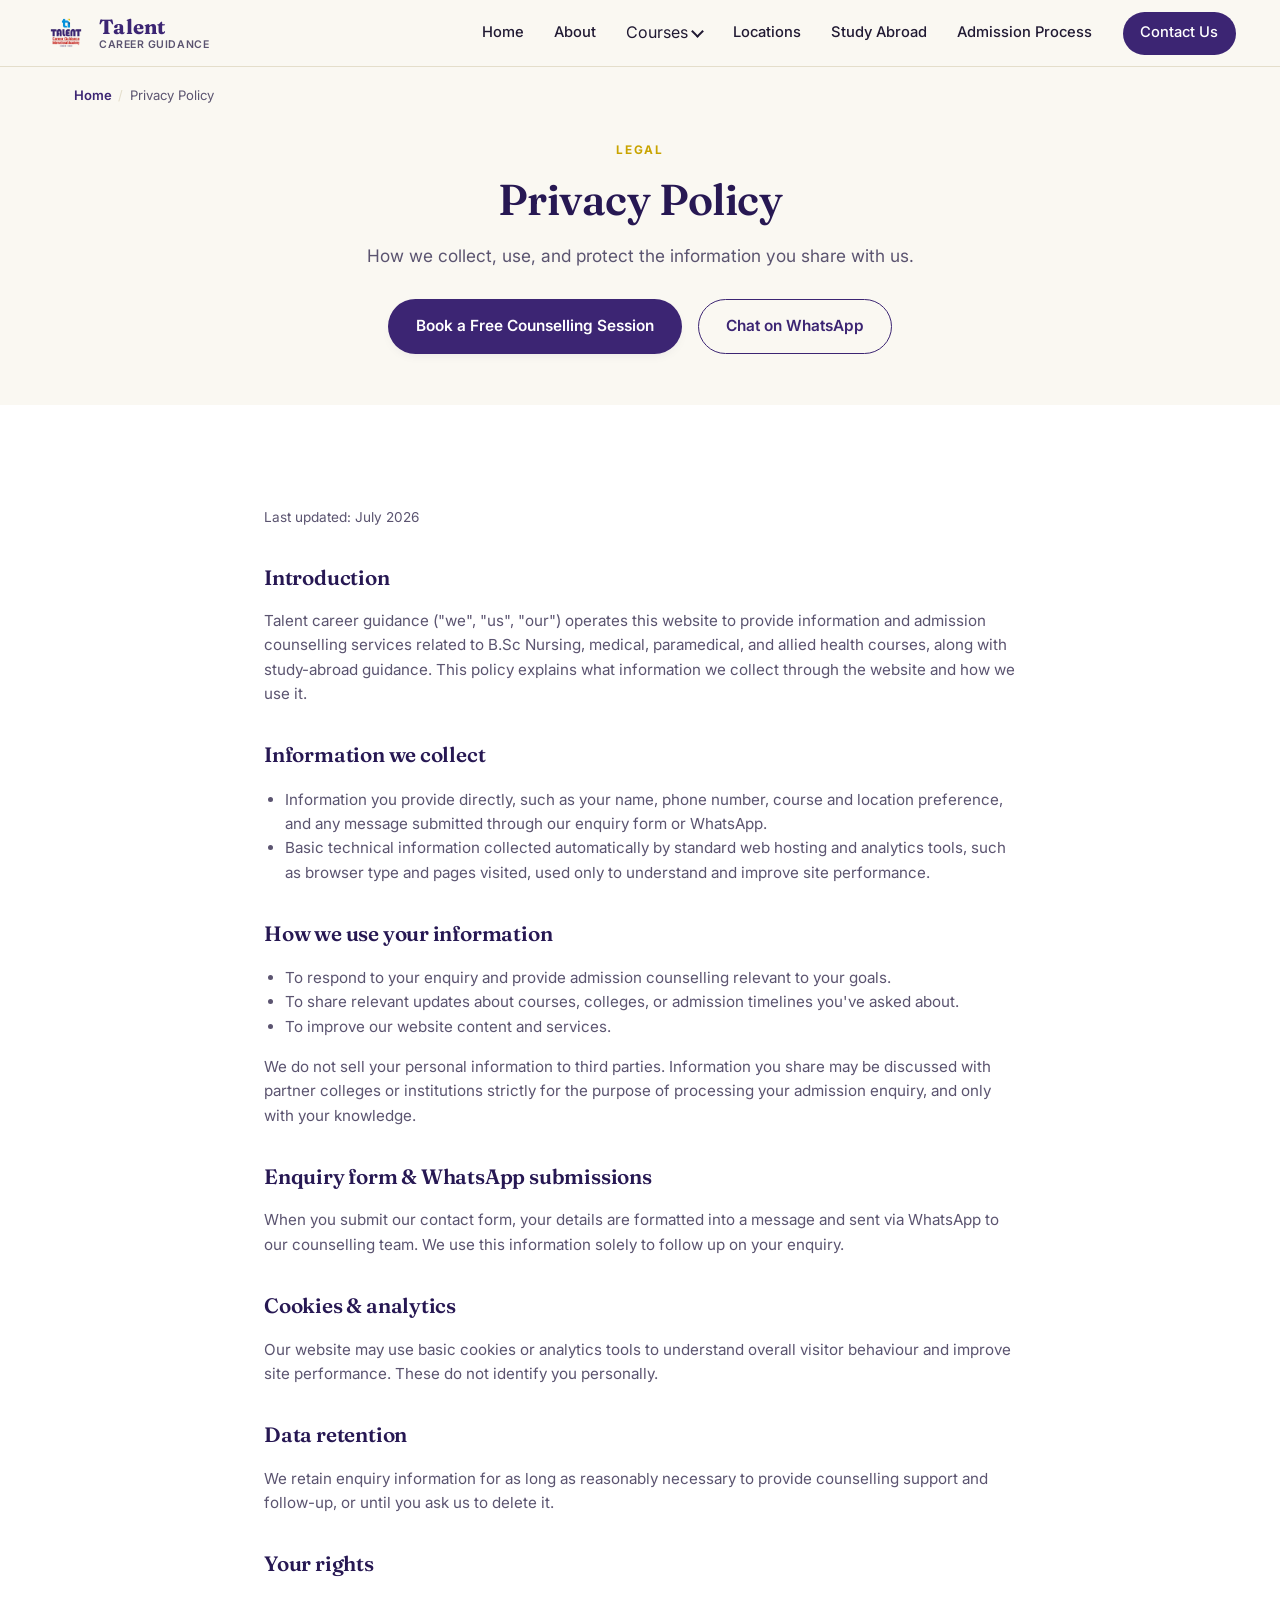
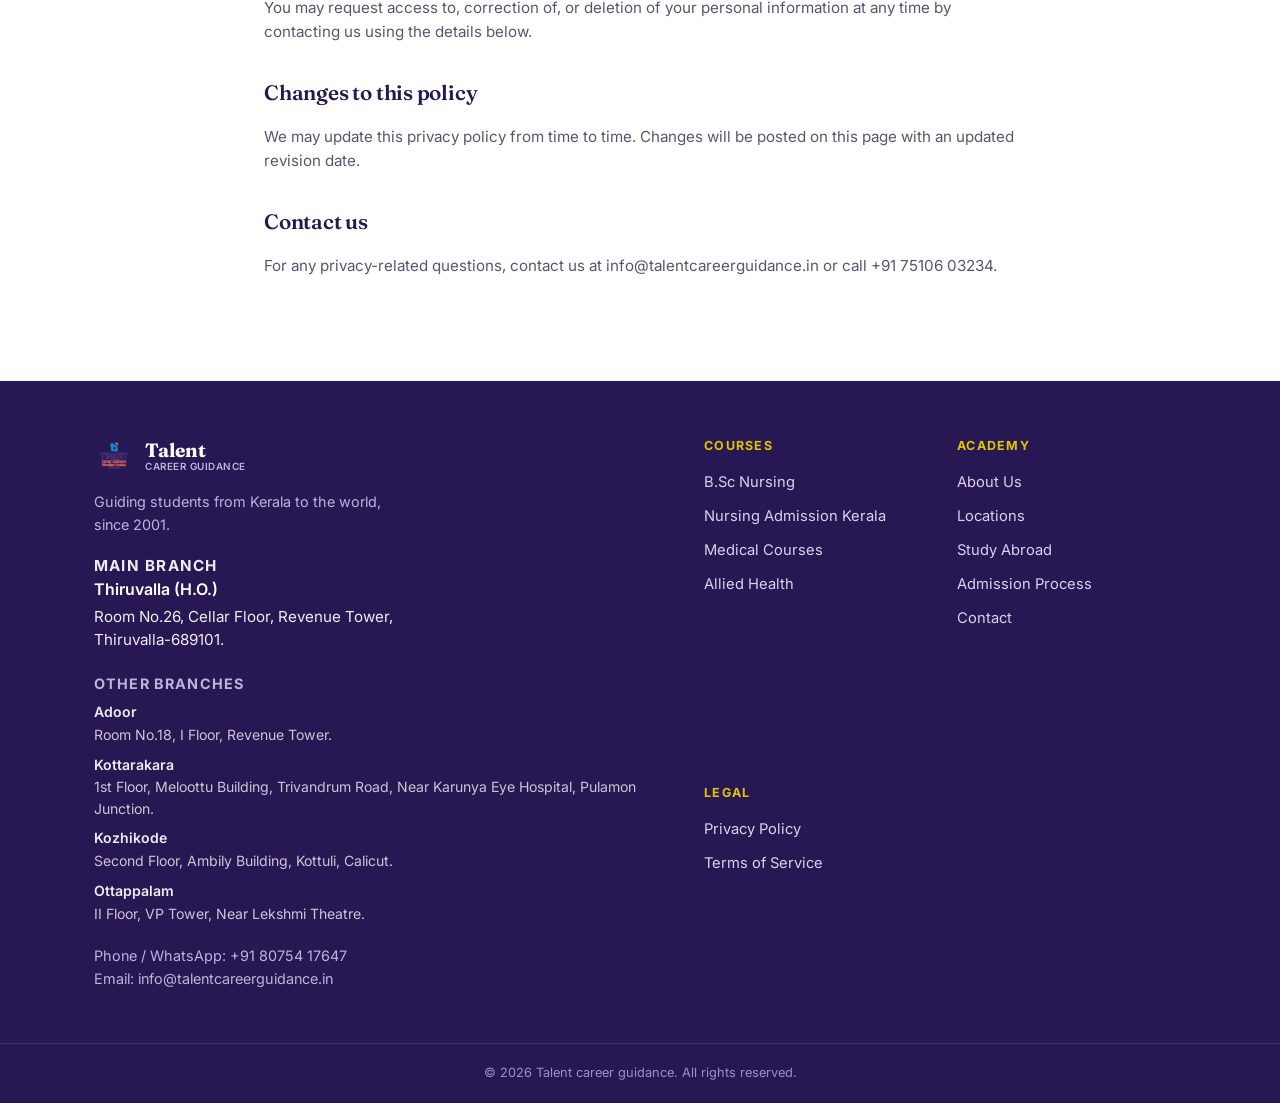
<file: privacy-policy.html>
<!DOCTYPE html>
<html lang="en">
<head>
<meta charset="UTF-8">
<meta name="viewport" content="width=device-width, initial-scale=1.0">
<title>Privacy Policy | Talent career guidance</title>
<meta name="description" content="Read the privacy policy for Talent career guidance, covering how we collect, use, and protect information shared through our website and enquiry forms.">
<link rel="canonical" href="https://www.talentcareerguidance.in/privacy-policy.html">

<!-- Favicons -->
<link rel="icon" type="image/png" sizes="32x32" href="assets/icons/favicon-32x32.png">
<link rel="icon" type="image/png" sizes="16x16" href="assets/icons/favicon-16x16.png">
<link rel="apple-touch-icon" sizes="180x180" href="assets/icons/apple-touch-icon.png">
<link rel="icon" href="assets/icons/favicon.ico">
<link rel="manifest" href="manifest.webmanifest">
<meta name="theme-color" content="#3C2573">

<!-- Open Graph -->
<meta property="og:type" content="website">
<meta property="og:site_name" content="Talent career guidance">
<meta property="og:title" content="Privacy Policy | Talent career guidance">
<meta property="og:description" content="Read the privacy policy for Talent career guidance, covering how we collect, use, and protect information shared through our website and enquiry forms.">
<meta property="og:url" content="https://www.talentcareerguidance.in/privacy-policy.html">
<meta property="og:image" content="https://www.talentcareerguidance.in/assets/logo.png">
<meta property="og:locale" content="en_IN">

<!-- Twitter -->
<meta name="twitter:card" content="summary_large_image">
<meta name="twitter:title" content="Privacy Policy | Talent career guidance">
<meta name="twitter:description" content="Read the privacy policy for Talent career guidance, covering how we collect, use, and protect information shared through our website and enquiry forms.">
<meta name="twitter:image" content="https://www.talentcareerguidance.in/assets/logo.png">

<link rel="preconnect" href="https://fonts.googleapis.com">
<link rel="preconnect" href="https://fonts.gstatic.com" crossorigin>
<link href="https://fonts.googleapis.com/css2?family=Fraunces:ital,opsz,wght@0,9..144,300;0,9..144,400;0,9..144,500;0,9..144,600;0,9..144,700;1,9..144,500&family=Inter:wght@400;500;600;700;800&display=swap" rel="stylesheet">
<link rel="stylesheet" href="styles.css">
<script type="application/ld+json">
{
  "@context": "https://schema.org",
  "@type": "BreadcrumbList",
  "itemListElement": [
    {"@type": "ListItem", "position": 1, "name": "Home", "item": "https://www.talentcareerguidance.in/"},
    {"@type": "ListItem", "position": 2, "name": "Privacy Policy", "item": "https://www.talentcareerguidance.in/privacy-policy.html"}
  ]
}
</script>
</head>
<body>

<!-- ============ HEADER ============ -->
<header class="site-header" id="top">
  <div class="header-inner">
    <a class="brand" href="index.html">
      <img src="assets/logo.png" alt="Talent career guidance logo" class="brand-mark">
      <span class="brand-text">
        <span class="brand-name">Talent</span>
        <span class="brand-sub">career guidance</span>
      </span>
    </a>

    <nav class="main-nav" id="main-nav">
      <a href="index.html" class="">Home</a>
      <a href="about.html" class="">About</a>
      <div class="has-dropdown">
        <span class="dropdown-toggle" tabindex="0">Courses <span class="dropdown-caret"></span></span>
        <div class="dropdown-menu">
          <a href="bsc-nursing.html">B.Sc Nursing Admission</a>
          <a href="nursing-admission-kerala.html">Nursing Admission in Kerala</a>
          <a href="medical-courses.html">Medical &amp; MBBS/BDS Courses</a>
          <a href="allied-health-courses.html">Paramedical &amp; Allied Health</a>
        </div>
      </div>
      <a href="locations.html" class="">Locations</a>
      <a href="abroad-admissions.html" class="">Study Abroad</a>
      <a href="admission-process.html" class="">Admission Process</a>
      <a href="contact.html" class="nav-cta"> <span class="button"> Contact Us </span> </a>
    </nav>

    <button class="nav-toggle" id="nav-toggle" aria-label="Toggle navigation" aria-expanded="false">
      <span></span><span></span><span></span>
    </button>
  </div>
</header>

<nav class="breadcrumbs" aria-label="Breadcrumb"><a href="index.html">Home</a><span class="crumb-sep">/</span><span class="crumb-current">Privacy Policy</span></nav>

<!-- ============ PAGE HERO ============ -->
<section class="page-hero">
  <div class="page-hero-inner">
    <p class="eyebrow">Legal</p>
    <h1>Privacy Policy</h1>
    <p class="page-hero-lead">How we collect, use, and protect the information you share with us.</p>
    <div class="page-hero-actions">
      <a href="contact.html" class="btn btn-primary">Book a Free Counselling Session</a>
      <a href="https://wa.me/918075417647?text=Hi%2C%20I%27d%20like%20to%20know%20more%20about%20admission%20guidance." class="btn btn-ghost" target="_blank" rel="noopener">Chat on WhatsApp</a>
    </div>
    
  </div>
</section>

<section class="content-section">
  <div class="legal-content">
    <p class="legal-updated">Last updated: July 2026</p>

    <h2>Introduction</h2>
    <p>Talent career guidance ("we", "us", "our") operates this website to provide information and admission counselling services related to B.Sc Nursing, medical, paramedical, and allied health courses, along with study-abroad guidance. This policy explains what information we collect through the website and how we use it.</p>

    <h2>Information we collect</h2>
    <ul>
      <li>Information you provide directly, such as your name, phone number, course and location preference, and any message submitted through our enquiry form or WhatsApp.</li>
      <li>Basic technical information collected automatically by standard web hosting and analytics tools, such as browser type and pages visited, used only to understand and improve site performance.</li>
    </ul>

    <h2>How we use your information</h2>
    <ul>
      <li>To respond to your enquiry and provide admission counselling relevant to your goals.</li>
      <li>To share relevant updates about courses, colleges, or admission timelines you've asked about.</li>
      <li>To improve our website content and services.</li>
    </ul>
    <p>We do not sell your personal information to third parties. Information you share may be discussed with partner colleges or institutions strictly for the purpose of processing your admission enquiry, and only with your knowledge.</p>

    <h2>Enquiry form &amp; WhatsApp submissions</h2>
    <p>When you submit our contact form, your details are formatted into a message and sent via WhatsApp to our counselling team. We use this information solely to follow up on your enquiry.</p>

    <h2>Cookies &amp; analytics</h2>
    <p>Our website may use basic cookies or analytics tools to understand overall visitor behaviour and improve site performance. These do not identify you personally.</p>

    <h2>Data retention</h2>
    <p>We retain enquiry information for as long as reasonably necessary to provide counselling support and follow-up, or until you ask us to delete it.</p>

    <h2>Your rights</h2>
    <p>You may request access to, correction of, or deletion of your personal information at any time by contacting us using the details below.</p>

    <h2>Changes to this policy</h2>
    <p>We may update this privacy policy from time to time. Changes will be posted on this page with an updated revision date.</p>

    <h2>Contact us</h2>
    <p>For any privacy-related questions, contact us at <a href="mailto:info@talentcareerguidance.in">info@talentcareerguidance.in</a> or call +91 75106 03234.</p>
  </div>
</section>

<!-- ============ FOOTER ============ -->
<footer class="site-footer">
  <div class="footer-inner">
    <div class="footer-brand">
      <div class="footer-brand-row">
        <img src="assets/icon-mark.png" alt="" class="footer-logo" aria-hidden="true">
        <span class="footer-wordmark">Talent<small>career guidance</small></span>
      </div>
      <p class="footer-tagline">Guiding students from Kerala to the world, since 2001.</p>
      <div class="footer-address footer-address-main">
        <p class="footer-address-title">Main Branch</p>
        <p><span class="branch-name">Thiruvalla (H.O.)</span>Room No.26, Cellar Floor, Revenue Tower, Thiruvalla-689101.</p>
      </div>
      <div class="footer-address footer-address-others">
        <p class="footer-address-title">Other Branches</p>
        <ul class="footer-branch-list">
          <li><span class="branch-name">Adoor</span>Room No.18, I Floor, Revenue Tower.</li>
          <li><span class="branch-name">Kottarakara</span>1st Floor, Meloottu Building, Trivandrum Road, Near Karunya Eye Hospital, Pulamon Junction.</li>
          <li><span class="branch-name">Kozhikode</span>Second Floor, Ambily Building, Kottuli, Calicut.</li>
          <li><span class="branch-name">Ottappalam</span>II Floor, VP Tower, Near Lekshmi Theatre.</li>
        </ul>
      </div>
      <p>Phone / WhatsApp: <a href="tel:+918075417647">+91 80754 17647</a><br>Email: <a href="mailto:info@talentcareerguidance.in">info@talentcareerguidance.in</a></p>
    </div>
    <div class="footer-links">
      <div class="footer-col">
        <h5>Courses</h5>
        <a href="bsc-nursing.html">B.Sc Nursing</a>
        <a href="nursing-admission-kerala.html">Nursing Admission Kerala</a>
        <a href="medical-courses.html">Medical Courses</a>
        <a href="allied-health-courses.html">Allied Health</a>
      </div>
      <div class="footer-col">
        <h5>Academy</h5>
        <a href="about.html">About Us</a>
        <a href="locations.html">Locations</a>
        <a href="abroad-admissions.html">Study Abroad</a>
        <a href="admission-process.html">Admission Process</a>
        <a href="contact.html">Contact</a>
      </div>
      <div class="footer-col">
        <h5>Legal</h5>
        <a href="privacy-policy.html">Privacy Policy</a>
        <a href="terms.html">Terms of Service</a>
      </div>
    </div>
  </div>
  <div class="footer-bottom">
    <p>&copy; 2026 Talent career guidance. All rights reserved.</p>
  </div>
</footer>

<div class="mobile-cta-bar" aria-label="Quick contact">
  <a href="tel:+918075417647" class="mcb-call">
    <svg width="16" height="16" viewBox="0 0 24 24" fill="currentColor" aria-hidden="true"><path d="M6.62 10.79a15.05 15.05 0 006.59 6.59l2.2-2.2a1 1 0 011.02-.24 11.36 11.36 0 003.57.57 1 1 0 011 1V20a1 1 0 01-1 1A17 17 0 013 4a1 1 0 011-1h3.5a1 1 0 011 1 11.36 11.36 0 00.57 3.57 1 1 0 01-.25 １.０２l-2.2 2.2z"/></svg>
    Call Now
  </a>
  <a href="https://wa.me/918075417647?text=Hi%2C%20I%27d%20like%20to%20know%20more%20about%20admission%20guidance." class="mcb-whatsapp" target="_blank" rel="noopener">
    <svg width="16" height="16" viewBox="0 0 24 24" fill="currentColor" aria-hidden="true"><path d="M17.472 14.382c-.297-.149-1.758-.867-2.03-.967-.273-.099-.471-.148-.67.15-.197.297-.767.966-.94 1.164-.173.199-.347.223-.644.075-.297-.15-1.255-.463-2.39-1.475-.883-.788-1.48-1.761-1.653-2.059-.173-.297-.018-.458.13-.606.134-.133.298-.347.446-.52.149-.174.198-.298.298-.497.099-.198.05-.371-.025-.52 -.075-.149-.669-1.612-.916-2.207-.242-.579-.487-.5 -.669 -.51 -.173 -.008 -.371 -.01 -.57 -.01 -.198 0 -.52 .074 -.792 .372 -.272 .297 -1.04 1.0１６ -１．０４ ２．４７９ ０ １．４６２ １．０６５ ２．８７５ １．２１３ ３．０７４ .１４９ .１９８ ２．０９６ ３．２ ５．０７７ ４．４８７ .７０９ .３０６ １．２６２ .４８９ １．６９４ .６２５ .７１２ .２２７ １．３６ .１９５ １．８７１ .１１８ .５７１ -.０８５ １．７５８ -.７１９ ２．００６ -₁．４₁₃ .₂₄₈ -₀．₆₉₄ .₂₄₈ -₁．₂₈₉ .₁₇₃ -₁．₄₁₃ -₀．₀₇₄ -₀．₁₂⁴ -₀．₂₇₂ -₀．₁₉₈ -₀．៥⁷ -₀．³⁴⁷z"/><path d="M₁₂ ₀C⁵．³⁷³ ₀ ₀ ⁵．³⁷³ ₀ ¹²c₀ ²．¹²³ .⁵⁵⁸ ⁴．¹¹ ¹．⁵²⁸ ⁵．⁸³⁶L․₀⁵⁷ ²³․⁹⁹⁷l⁶․³⁰⁴ -¹․⁶⁴⁸A₁₁․₉₄ ₁₁․₉₄ ₀ ₀₀₁₂ ²⁴c⁶․⁶²⁷ ₀ ¹² -៥․³₇³ ¹² -¹²S₁₈․₆²₇ ₀ ₁₂ ₀zm₀ ²¹․捌¹捌a玖․捌¹捌 玖․捌¹捌 ₀ ₀₁ -伍․₀零陆 -壹․叁柒伍l-․叁陆 -․贰壹叁-叁․柒壹玖 ․玖柒² ․玖玖叁-‚‚‚‚‚‚‚‚‚‚‚‚‚‚‚‚‚‚‚‚‚‚‚ ․叁柒肆A玖․捌¹捌 玖․捌¹捌 ᴢ ᴢ ᴢ ᴢ ᴢ ᴢ ᴢ ᴢ ᴢ ᴢ ᴢ ᴢ ᴢ ᴢ ᴢ ᴢ ᴢ ᴈ
<script src="script.js"></script>

</body>
</html>
</file>
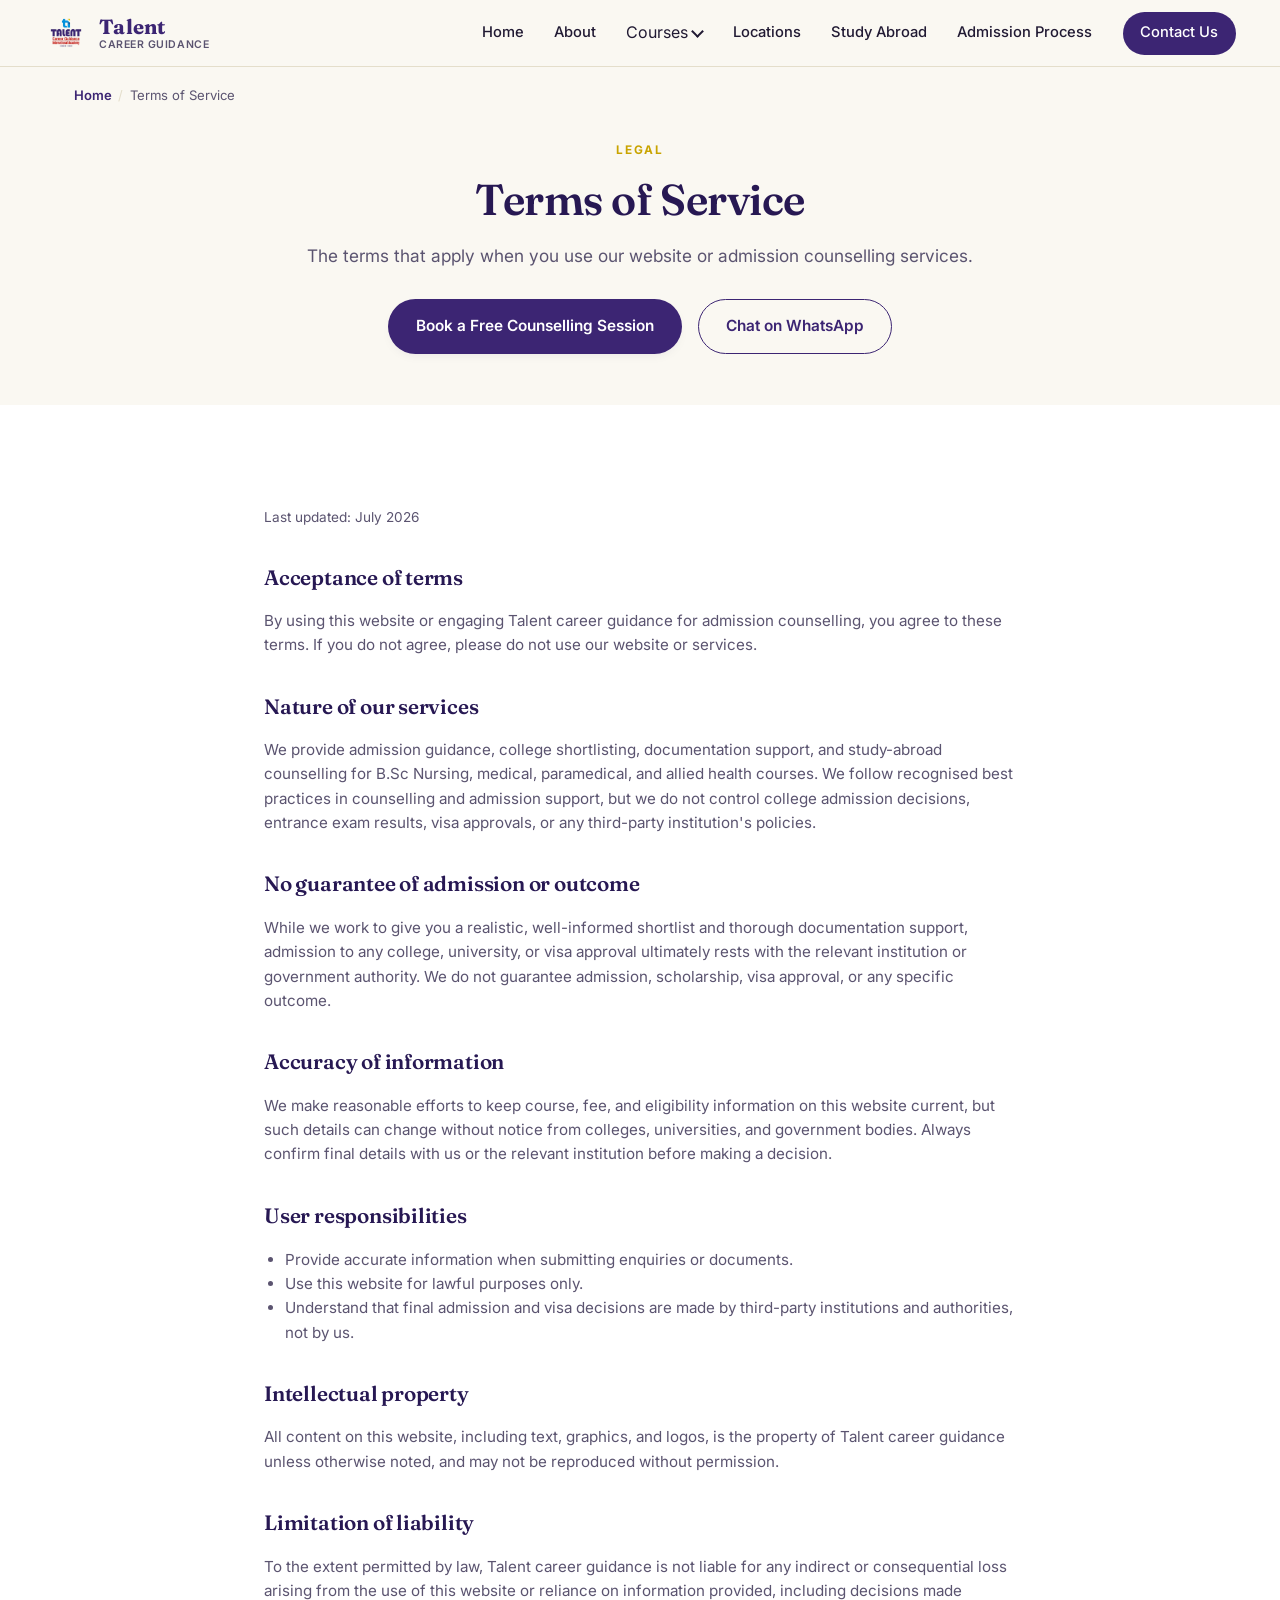
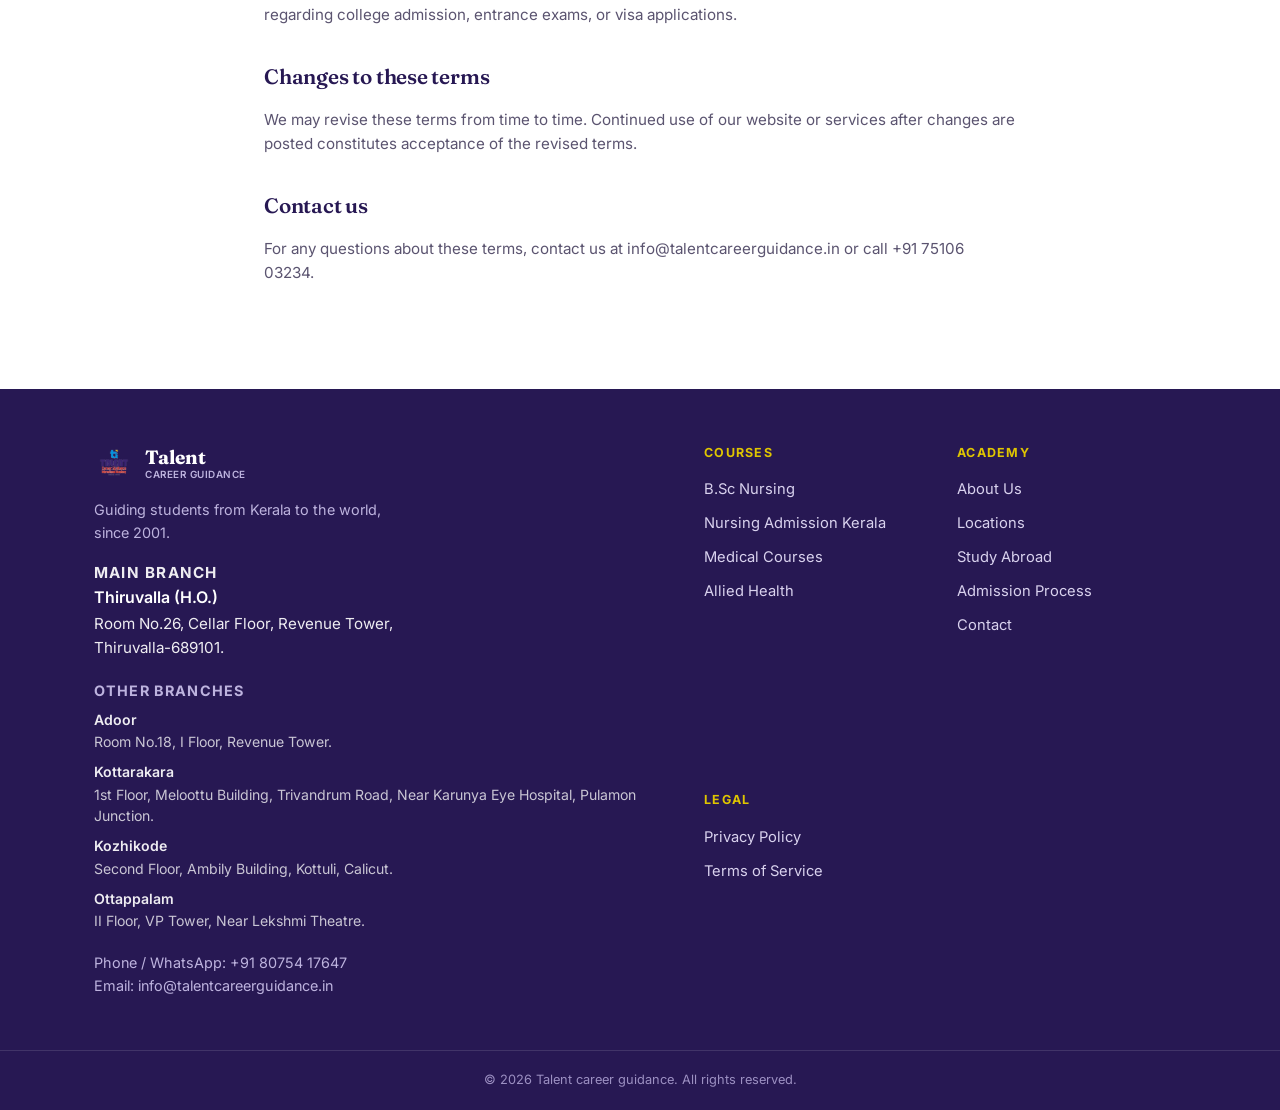
<file: terms.html>
<!DOCTYPE html>
<html lang="en">
<head>
<meta charset="UTF-8">
<meta name="viewport" content="width=device-width, initial-scale=1.0">
<title>Terms of Service | Talent career guidance</title>
<meta name="description" content="Terms of service for using the Talent career guidance website and admission counselling services.">
<link rel="canonical" href="https://www.talentcareerguidance.in/terms.html">

<!-- Favicons -->
<link rel="icon" type="image/png" sizes="32x32" href="assets/icons/favicon-32x32.png">
<link rel="icon" type="image/png" sizes="16x16" href="assets/icons/favicon-16x16.png">
<link rel="apple-touch-icon" sizes="180x180" href="assets/icons/apple-touch-icon.png">
<link rel="icon" href="assets/icons/favicon.ico">
<link rel="manifest" href="manifest.webmanifest">
<meta name="theme-color" content="#3C2573">

<!-- Open Graph -->
<meta property="og:type" content="website">
<meta property="og:site_name" content="Talent career guidance">
<meta property="og:title" content="Terms of Service | Talent career guidance">
<meta property="og:description" content="Terms of service for using the Talent career guidance website and admission counselling services.">
<meta property="og:url" content="https://www.talentcareerguidance.in/terms.html">
<meta property="og:image" content="https://www.talentcareerguidance.in/assets/logo.png">
<meta property="og:locale" content="en_IN">

<!-- Twitter -->
<meta name="twitter:card" content="summary_large_image">
<meta name="twitter:title" content="Terms of Service | Talent career guidance">
<meta name="twitter:description" content="Terms of service for using the Talent career guidance website and admission counselling services.">
<meta name="twitter:image" content="https://www.talentcareerguidance.in/assets/logo.png">

<link rel="preconnect" href="https://fonts.googleapis.com">
<link rel="preconnect" href="https://fonts.gstatic.com" crossorigin>
<link href="https://fonts.googleapis.com/css2?family=Fraunces:ital,opsz,wght@0,9..144,300;0,9..144,400;0,9..144,500;0,9..144,600;0,9..144,700;1,9..144,500&family=Inter:wght@400;500;600;700;800&display=swap" rel="stylesheet">
<link rel="stylesheet" href="styles.css">
<script type="application/ld+json">
{
  "@context": "https://schema.org",
  "@type": "BreadcrumbList",
  "itemListElement": [
    {"@type": "ListItem", "position": 1, "name": "Home", "item": "https://www.talentcareerguidance.in/"},
    {"@type": "ListItem", "position": 2, "name": "Terms of Service", "item": "https://www.talentcareerguidance.in/terms.html"}
  ]
}
</script>
</head>
<body>

<!-- ============ HEADER ============ -->
<header class="site-header" id="top">
  <div class="header-inner">
    <a class="brand" href="index.html">
      <img src="assets/logo.png" alt="Talent career guidance logo" class="brand-mark">
      <span class="brand-text">
        <span class="brand-name">Talent</span>
        <span class="brand-sub">career guidance</span>
      </span>
    </a>

    <nav class="main-nav" id="main-nav">
      <a href="index.html" class="">Home</a>
      <a href="about.html" class="">About</a>
      <div class="has-dropdown">
        <span class="dropdown-toggle" tabindex="0">Courses <span class="dropdown-caret"></span></span>
        <div class="dropdown-menu">
          <a href="bsc-nursing.html">B.Sc Nursing Admission</a>
          <a href="nursing-admission-kerala.html">Nursing Admission in Kerala</a>
          <a href="medical-courses.html">Medical &amp; MBBS/BDS Courses</a>
          <a href="allied-health-courses.html">Paramedical &amp; Allied Health</a>
        </div>
      </div>
      <a href="locations.html" class="">Locations</a>
      <a href="abroad-admissions.html" class="">Study Abroad</a>
      <a href="admission-process.html" class="">Admission Process</a>
      <a href="contact.html" class="nav-cta"> <span class="button"> Contact Us </span> </a>
    </nav>

    <button class="nav-toggle" id="nav-toggle" aria-label="Toggle navigation" aria-expanded="false">
      <span></span><span></span><span></span>
    </button>
  </div>
</header>

<nav class="breadcrumbs" aria-label="Breadcrumb"><a href="index.html">Home</a><span class="crumb-sep">/</span><span class="crumb-current">Terms of Service</span></nav>

<!-- ============ PAGE HERO ============ -->
<section class="page-hero">
  <div class="page-hero-inner">
    <p class="eyebrow">Legal</p>
    <h1>Terms of Service</h1>
    <p class="page-hero-lead">The terms that apply when you use our website or admission counselling services.</p>
    <div class="page-hero-actions">
      <a href="contact.html" class="btn btn-primary">Book a Free Counselling Session</a>
      <a href="https://wa.me/918075417647?text=Hi%2C%20I%27d%20like%20to%20know%20more%20about%20admission%20guidance." class="btn btn-ghost" target="_blank" rel="noopener">Chat on WhatsApp</a>
    </div>
    
  </div>
</section>

<section class="content-section">
  <div class="legal-content">
    <p class="legal-updated">Last updated: July 2026</p>

    <h2>Acceptance of terms</h2>
    <p>By using this website or engaging Talent career guidance for admission counselling, you agree to these terms. If you do not agree, please do not use our website or services.</p>

    <h2>Nature of our services</h2>
    <p>We provide admission guidance, college shortlisting, documentation support, and study-abroad counselling for B.Sc Nursing, medical, paramedical, and allied health courses. We follow recognised best practices in counselling and admission support, but we do not control college admission decisions, entrance exam results, visa approvals, or any third-party institution's policies.</p>

    <h2>No guarantee of admission or outcome</h2>
    <p>While we work to give you a realistic, well-informed shortlist and thorough documentation support, admission to any college, university, or visa approval ultimately rests with the relevant institution or government authority. We do not guarantee admission, scholarship, visa approval, or any specific outcome.</p>

    <h2>Accuracy of information</h2>
    <p>We make reasonable efforts to keep course, fee, and eligibility information on this website current, but such details can change without notice from colleges, universities, and government bodies. Always confirm final details with us or the relevant institution before making a decision.</p>

    <h2>User responsibilities</h2>
    <ul>
      <li>Provide accurate information when submitting enquiries or documents.</li>
      <li>Use this website for lawful purposes only.</li>
      <li>Understand that final admission and visa decisions are made by third-party institutions and authorities, not by us.</li>
    </ul>

    <h2>Intellectual property</h2>
    <p>All content on this website, including text, graphics, and logos, is the property of Talent career guidance unless otherwise noted, and may not be reproduced without permission.</p>

    <h2>Limitation of liability</h2>
    <p>To the extent permitted by law, Talent career guidance is not liable for any indirect or consequential loss arising from the use of this website or reliance on information provided, including decisions made regarding college admission, entrance exams, or visa applications.</p>

    <h2>Changes to these terms</h2>
    <p>We may revise these terms from time to time. Continued use of our website or services after changes are posted constitutes acceptance of the revised terms.</p>

    <h2>Contact us</h2>
    <p>For any questions about these terms, contact us at <a href="mailto:info@talentcareerguidance.in">info@talentcareerguidance.in</a> or call +91 75106 03234.</p>
  </div>
</section>

<!-- ============ FOOTER ============ -->
<footer class="site-footer">
  <div class="footer-inner">
    <div class="footer-brand">
      <div class="footer-brand-row">
        <img src="assets/icon-mark.png" alt="" class="footer-logo" aria-hidden="true">
        <span class="footer-wordmark">Talent<small>career guidance</small></span>
      </div>
      <p class="footer-tagline">Guiding students from Kerala to the world, since 2001.</p>
      <div class="footer-address footer-address-main">
        <p class="footer-address-title">Main Branch</p>
        <p><span class="branch-name">Thiruvalla (H.O.)</span>Room No.26, Cellar Floor, Revenue Tower, Thiruvalla-689101.</p>
      </div>
      <div class="footer-address footer-address-others">
        <p class="footer-address-title">Other Branches</p>
        <ul class="footer-branch-list">
          <li><span class="branch-name">Adoor</span>Room No.18, I Floor, Revenue Tower.</li>
          <li><span class="branch-name">Kottarakara</span>1st Floor, Meloottu Building, Trivandrum Road, Near Karunya Eye Hospital, Pulamon Junction.</li>
          <li><span class="branch-name">Kozhikode</span>Second Floor, Ambily Building, Kottuli, Calicut.</li>
          <li><span class="branch-name">Ottappalam</span>II Floor, VP Tower, Near Lekshmi Theatre.</li>
        </ul>
      </div>
      <p>Phone / WhatsApp: <a href="tel:+918075417647">+91 80754 17647</a><br>Email: <a href="mailto:info@talentcareerguidance.in">info@talentcareerguidance.in</a></p>
    </div>
    <div class="footer-links">
      <div class="footer-col">
        <h5>Courses</h5>
        <a href="bsc-nursing.html">B.Sc Nursing</a>
        <a href="nursing-admission-kerala.html">Nursing Admission Kerala</a>
        <a href="medical-courses.html">Medical Courses</a>
        <a href="allied-health-courses.html">Allied Health</a>
      </div>
      <div class="footer-col">
        <h5>Academy</h5>
        <a href="about.html">About Us</a>
        <a href="locations.html">Locations</a>
        <a href="abroad-admissions.html">Study Abroad</a>
        <a href="admission-process.html">Admission Process</a>
        <a href="contact.html">Contact</a>
      </div>
      <div class="footer-col">
        <h5>Legal</h5>
        <a href="privacy-policy.html">Privacy Policy</a>
        <a href="terms.html">Terms of Service</a>
      </div>
    </div>
  </div>
  <div class="footer-bottom">
    <p>&copy; 2026 Talent career guidance. All rights reserved.</p>
  </div>
</footer>

<div class="mobile-cta-bar" aria-label="Quick contact">
  <a href="tel:+918075417647" class="mcb-call">
    <svg width="16" height="16" viewBox="0 0 24 24" fill="currentColor" aria-hidden="true"><path d="M6.62 10.79a15.05 15.05 0 006.59 6.59l2.2-2.2a1 1 0 011.02-.24 11.36 11.36 0 003.57.57 1 1 0 011 1V20a1 1 0 01-1 1A17 17 0 013 4a1 1 0 011-1h3.5a1 1 0 011 1 11.36 11.36 0 00.57 3.57 1 1 0 01-.25 1.02l-2.2 2.2z"/></svg>
    Call Now
  </a>
  <a href="https://wa.me/918075417647?text=Hi%2C%20I%27d%20like%20to%20know%20more%20about%20admission%20guidance." class="mcb-whatsapp" target="_blank" rel="noopener">
    <svg width="16" height="16" viewBox="0 0 24 24" fill="currentColor" aria-hidden="true"><path d="M17.472 14.382c-.297-.149-1.758-.867-2.03-.967-.273-.099-.471-.148-.67.15-.197.297-.767.966-.94 1.164-.173.199-.347.223-.644.075-.297-.15-1.255-.463-2.39-1.475-.883-.788-1.48-1.761-1.653-2.059-.173-.297-.018-.458.13-.606.134-.133.298-.347.446-.52.149-.174.198-.298.298-.497.099-.198.05-.371-.025-.52-.075-.149-.669-1.612-.916-2.207-.242-.579-.487-.5-.669-.51-.173-.008-.371-.01-.57-.01-.198 0-.52.074-.792.372-.272.297-1.04 1.016-1.04 2.479 0 1.462 1.065 2.875 1.213 3.074.149.198 2.096 3.2 5.077 4.487.709.306 1.262.489 1.694.625.712.227 1.36.195 1.871.118.571-.085 1.758-.719 2.006-1.413.248-.694.248-1.289.173-1.413-.074-.124-.272-.198-.57-.347z"/><path d="M12 0C5.373 0 0 5.373 0 12c0 2.123.558 4.11 1.528 5.836L.057 23.997l6.304-1.648A11.94 11.94 0 0012 24c6.627 0 12-5.373 12-12S18.627 0 12 0zm0 21.818a9.818 9.818 0 01-5.006-1.375l-.36-.213-3.719.972.993-3.624-.234-.374A9.818 9.818 0 012.182 12C2.182 6.58 6.58 2.182 12 2.182S21.818 6.58 21.818 12 17.42 21.818 12 21.818z"/></svg>
    WhatsApp
  </a>
</div>

<script src="script.js"></script>

</body>
</html>
</file>
<file: styles.css>
/* ===========================================================
   Talent career guidance
   Palette: parchment background, indigo primary, sky-blue secondary,
   gold accent (sampled directly from the brand logo).
   =========================================================== */

:root {
  --bg:            #FAF8F2;
  --bg-soft:       #F2EEE2;
  --surface:       #FFFFFF;
  --ink:           #211A33;
  --ink-soft:      #5B5470;

  --indigo:        #3C2573;
  --indigo-deep:   #271853;
  --sky:           #0093E0;
  --sky-soft:      #E4F3FC;
  --gold:          #C9A400;
  --gold-bright:   #DFC500;
  --gold-soft:     #FBF3D2;

  --line:          #E4DECB;

  --font-display: 'Fraunces', 'Iowan Old Style', Georgia, serif;
  --font-body: 'Inter', -apple-system, BlinkMacSystemFont, 'Segoe UI', sans-serif;

  --radius-lg: 22px;
  --radius-md: 14px;
  --radius-sm: 8px;

  --shadow-card: 0 12px 30px -16px rgba(39, 24, 83, 0.22);
  --shadow-soft: 0 4px 14px -8px rgba(39, 24, 83, 0.18);
}

* { box-sizing: border-box; }
html { scroll-behavior: smooth; }

.button{
  color:white;
}

body {
  margin: 0;
  background: var(--bg);
  color: var(--ink);
  font-family: var(--font-body);
  font-size: 16px;
  line-height: 1.6;
  -webkit-font-smoothing: antialiased;
}

img { max-width: 100%; display: block; }

a { color: inherit; text-decoration: none; }

h1, h2, h3, h4 {
  font-family: var(--font-display);
  color: var(--indigo-deep);
  margin: 0;
  font-weight: 600;
  letter-spacing: -0.01em;
}

:focus-visible {
  outline: 3px solid var(--sky);
  outline-offset: 3px;
}

.eyebrow {
  font-family: var(--font-body);
  text-transform: uppercase;
  letter-spacing: 0.16em;
  font-size: 0.74rem;
  font-weight: 700;
  color: var(--gold);
  margin: 0 0 0.9rem;
}
.eyebrow-light { color: var(--gold-bright); }

.section-head {
  max-width: 680px;
  margin: 0 auto 3.2rem;
  padding: 0 1.5rem;
  text-align: center;
}
.section-head h2 { font-size: clamp(1.7rem, 3vw, 2.4rem); line-height: 1.25; }
.section-intro { color: var(--ink-soft); margin-top: 1rem; font-size: 1.04rem; }

section { padding: 5.5rem 0; }

.btn {
  display: inline-flex;
  align-items: center;
  justify-content: center;
  padding: 0.9rem 1.7rem;
  border-radius: 999px;
  font-weight: 600;
  font-size: 0.96rem;
  border: 1.5px solid transparent;
  cursor: pointer;
  transition: transform 0.15s ease, box-shadow 0.15s ease, background 0.15s ease;
}
.btn-primary {
  background: var(--indigo);
  color: #fff;
  box-shadow: var(--shadow-soft);
}
.btn-primary:hover { background: var(--indigo-deep); transform: translateY(-1px); }
.btn-ghost {
  background: transparent;
  border-color: var(--indigo);
  color: var(--indigo);
}
.btn-ghost:hover { background: rgba(60,37,115,0.06); }
.btn-full { width: 100%; }

/* ===================== HEADER ===================== */
.site-header {
  position: sticky;
  top: 0;
  z-index: 50;
  background: rgba(250,248,242,0.92);
  backdrop-filter: blur(8px);
  border-bottom: 1px solid var(--line);
}
.header-inner {
  max-width: 1240px;
  margin: 0 auto;
  display: flex;
  align-items: center;
  justify-content: space-between;
  padding: 0.7rem 1.5rem;
}
.brand { display: flex; align-items: center; gap: 0.7rem; }
.brand-mark { height: 44px; width: auto; }
.brand-text { display: flex; flex-direction: column; line-height: 1.1; }
.brand-name {
  font-family: var(--font-display);
  font-size: 1.28rem;
  font-weight: 700;
  color: var(--indigo);
  letter-spacing: 0.01em;
}
.brand-sub {
  font-size: 0.66rem;
  font-weight: 600;
  text-transform: uppercase;
  letter-spacing: 0.05em;
  color: var(--ink-soft);
}

.main-nav { display: flex; align-items: center; gap: 1.9rem; }
.main-nav a {
  font-size: 0.92rem;
  font-weight: 500;
  color: var(--ink);
  position: relative;
}
.main-nav a:not(.nav-cta)::after {
  content: '';
  position: absolute;
  left: 0; right: 0; bottom: -6px;
  height: 2px;
  background: var(--gold);
  transform: scaleX(0);
  transition: transform 0.2s ease;
}
.main-nav a:not(.nav-cta):hover::after { transform: scaleX(1); }
.nav-cta {
  background: var(--indigo);
  color: #fff;
  padding: 0.6rem 1.1rem;
  border-radius: 999px;
  font-weight: 600;
}
.nav-cta:hover { background: var(--indigo-deep); }

.nav-toggle {
  display: none;
  flex-direction: column;
  gap: 5px;
  background: none;
  border: none;
  cursor: pointer;
  padding: 8px;
}
.nav-toggle span { width: 24px; height: 2px; background: var(--indigo); border-radius: 2px; }

/* ===================== HERO ===================== */
.hero {
  position: relative;
  padding: 4rem 1.5rem 2rem;
  overflow: hidden;
}
.hero-grid {
  max-width: 1180px;
  margin: 0 auto;
  display: grid;
  grid-template-columns: 1fr 400px;
  gap: 3.5rem;
  align-items: center;
}
.hero-copy { max-width: 560px; }
.hero-title {
  font-size: clamp(2.1rem, 4vw, 3.1rem);
  line-height: 1.16;
  margin-bottom: 1.3rem;
}
.hero-title-accent { color: var(--sky); display: block; font-style: italic; font-weight: 500; }
.hero-sub {
  font-size: 1.08rem;
  color: var(--ink-soft);
  margin: 0 0 2.1rem;
}
.hero-actions {
  display: flex;
  gap: 1rem;
  flex-wrap: wrap;
  margin-bottom: 3rem;
}
.hero-stats {
  display: flex;
  gap: clamp(1.6rem, 4vw, 2.6rem);
  flex-wrap: wrap;
}
.stat { display: flex; flex-direction: column; align-items: flex-start; }
.stat-num {
  font-family: var(--font-display);
  font-size: 2rem;
  font-weight: 700;
  color: var(--indigo);
}
.stat-label { font-size: 0.82rem; color: var(--ink-soft); margin-top: 0.2rem; }

/* ---- Disciplines panel (replaces hero photo) ---- */
.hero-disciplines {
  display: flex;
  flex-direction: column;
  gap: 0.85rem;
}
.discipline-featured {
  position: relative;
  background: var(--indigo);
  border-radius: var(--radius-lg);
  padding: 2rem 2rem 1.8rem;
  color: #fff;
  overflow: hidden;
}
.discipline-cross-bg {
  position: absolute;
  top: -40px;
  right: -40px;
  width: 210px;
  height: 210px;
  fill: rgba(255,255,255,0.045);
  pointer-events: none;
}
.discipline-eyebrow {
  font-family: var(--font-body);
  font-size: 0.69rem;
  font-weight: 700;
  text-transform: uppercase;
  letter-spacing: 0.16em;
  color: var(--gold-bright);
  margin: 0 0 1rem;
}
.discipline-cross-icon {
  width: 28px;
  height: 28px;
  color: rgba(255,255,255,0.85);
  margin-bottom: 0.65rem;
  display: block;
}
.discipline-title {
  font-family: var(--font-display);
  font-size: 1.55rem;
  font-weight: 600;
  color: #fff;
  margin: 0 0 0.55rem;
  line-height: 1.2;
}
.discipline-desc {
  font-size: 0.9rem;
  color: rgba(255,255,255,0.68);
  margin: 0 0 1.3rem;
  line-height: 1.65;
}
.discipline-tags {
  list-style: none;
  padding: 0;
  margin: 0;
  display: flex;
  flex-wrap: wrap;
  gap: 0.4rem;
}
.discipline-tags li {
  font-size: 0.74rem;
  font-weight: 600;
  padding: 0.28rem 0.72rem;
  border-radius: 999px;
  background: rgba(255,255,255,0.1);
  color: rgba(255,255,255,0.9);
  border: 1px solid rgba(255,255,255,0.18);
}
.discipline-row {
  display: grid;
  grid-template-columns: repeat(3, 1fr);
  gap: 0.7rem;
}
.discipline-card {
  background: var(--surface);
  border-radius: var(--radius-sm);
  border: 1px solid var(--line);
  padding: 0.9rem 0.85rem 0.85rem;
  display: flex;
  flex-direction: column;
  gap: 0.3rem;
  box-shadow: var(--shadow-soft);
}
.discipline-card-accent {
  display: block;
  width: 22px;
  height: 3px;
  border-radius: 2px;
  margin-bottom: 0.3rem;
}
.dc-sky  { background: var(--sky); }
.dc-gold { background: var(--gold); }
.discipline-card-name {
  font-size: 0.82rem;
  font-weight: 700;
  color: var(--indigo);
  line-height: 1.2;
}
.discipline-card-sub {
  font-size: 0.7rem;
  color: var(--ink-soft);
  font-weight: 500;
}

.hero-route {
  position: relative;
  max-width: 1100px;
  margin: 3.5rem auto 0;
  height: 130px;
  padding: 0;
}
.route-svg { width: 100%; height: 130px; }
.route-path {
  fill: none;
  stroke: var(--sky);
  stroke-width: 2.5;
  stroke-dasharray: 1 9;
  stroke-linecap: round;
  opacity: 0.55;
}
.hero-route .route-point {
  position: absolute;
  top: 0;
  display: flex;
  flex-direction: column;
  align-items: center;
  gap: 0.5rem;
  transform: translateX(-50%);
}
.hero-route .rp-1 { left: 6%; top: 58%; }
.hero-route .rp-2 { left: 35%; top: 8%; }
.hero-route .rp-3 { left: 66%; top: 52%; }
.hero-route .rp-4 { left: 93%; top: 4%; }
.route-dot {
  width: 13px; height: 13px;
  border-radius: 50%;
  background: var(--indigo);
  border: 3px solid var(--bg);
  box-shadow: 0 0 0 2px var(--sky);
  transform: translateY(-50%);
}
.route-dot-final {
  background: var(--gold);
  box-shadow: 0 0 0 2px var(--gold);
  width: 16px; height: 16px;
}
.route-label {
  font-size: 0.78rem;
  font-weight: 600;
  color: var(--indigo);
  white-space: nowrap;
}

/* ===================== TRUST STRIP ===================== */
.trust-strip {
  background: var(--indigo);
  padding: 1.1rem 0;
}
.trust-inner {
  max-width: 1100px;
  margin: 0 auto;
  display: flex;
  justify-content: center;
  align-items: center;
  gap: 1.2rem;
  flex-wrap: wrap;
  padding: 0 1.5rem;
}
.trust-item {
  margin: 0;
  font-size: 0.85rem;
  font-weight: 600;
  color: #fff;
  opacity: 0.92;
  letter-spacing: 0.01em;
}
.trust-divider { color: var(--gold-bright); opacity: 0.7; }

/* ===================== DESTINATIONS (signature route) ===================== */
.destinations { background: var(--bg); }

.route-map {
  position: relative;
  max-width: 920px;
  margin: 0 auto;
  padding: 0 1.5rem;
}
.route-line {
  position: absolute;
  left: calc(1.5rem + 36px);
  top: 14px;
  bottom: 14px;
  width: 2px;
  background: repeating-linear-gradient(to bottom, var(--sky) 0 6px, transparent 6px 13px);
}
@media (min-width: 700px) {
  .route-line { left: calc(1.5rem + 50px); }
}

.route-card {
  position: relative;
  display: flex;
  gap: 1.6rem;
  padding-bottom: 3.2rem;
}
.route-card:last-child { padding-bottom: 0; }

.route-marker {
  position: relative;
  z-index: 2;
  flex-shrink: 0;
  width: 72px;
  display: flex;
  justify-content: center;
}
@media (min-width: 700px) { .route-marker { width: 100px; } }

.marker-icon {
  width: 26px;
  height: 26px;
  border-radius: 50%;
  background: var(--surface);
  border: 3px solid var(--sky);
  display: block;
  position: relative;
}
.marker-icon::after {
  content: '';
  position: absolute;
  inset: 6px;
  border-radius: 50%;
  background: var(--sky);
}
.marker-final {
  border-color: var(--gold);
  width: 30px; height: 30px;
}
.marker-final::after { background: var(--gold); }

.route-card-body {
  background: var(--surface);
  border-radius: var(--radius-md);
  padding: 1.7rem 1.8rem;
  box-shadow: var(--shadow-card);
  flex: 1;
}
.route-rank {
  font-size: 0.72rem;
  font-weight: 700;
  text-transform: uppercase;
  letter-spacing: 0.12em;
  color: var(--sky);
  margin: 0 0 0.4rem;
}
.priority-4 .route-rank { color: var(--gold); }
.route-card-body h3 {
  font-size: 1.45rem;
  margin-bottom: 0.6rem;
}
.route-card-body p { color: var(--ink-soft); margin: 0 0 1.1rem; }
.route-tags {
  list-style: none;
  display: flex;
  flex-wrap: wrap;
  gap: 0.5rem;
  padding: 0;
  margin: 0;
}
.route-tags li {
  font-size: 0.78rem;
  font-weight: 600;
  background: var(--sky-soft);
  color: var(--indigo);
  padding: 0.35rem 0.8rem;
  border-radius: 999px;
}
.priority-4 .route-tags li { background: var(--gold-soft); color: var(--gold); }

/* ===================== COURSES ===================== */
.courses { background: var(--bg-soft); }
.course-grid {
  max-width: 1140px;
  margin: 0 auto;
  padding: 0 1.5rem;
  display: grid;
  grid-template-columns: repeat(3, 1fr);
  gap: 1.6rem;
}
.course-card {
  background: var(--surface);
  border-radius: var(--radius-md);
  padding: 1.8rem;
  box-shadow: var(--shadow-soft);
  border-top: 3px solid var(--gold);
}
.course-card h3 { font-size: 1.18rem; margin-bottom: 0.6rem; }
.course-card p { color: var(--ink-soft); margin: 0; font-size: 0.95rem; }

/* ===================== ABROAD ===================== */
.abroad {
  background: linear-gradient(155deg, var(--indigo-deep) 0%, var(--indigo) 60%, #2C3F8A 100%);
  color: #fff;
}
.abroad-inner {
  max-width: 1140px;
  margin: 0 auto;
  padding: 0 1.5rem;
  display: grid;
  grid-template-columns: 1.2fr 0.8fr;
  gap: 3rem;
  align-items: center;
}
.abroad-copy h2 {
  color: #fff;
  font-size: clamp(1.7rem, 3.4vw, 2.5rem);
  line-height: 1.25;
}
.abroad-copy > p {
  color: #D9D2EE;
  margin: 1.1rem 0 2.6rem;
  font-size: 1.05rem;
}
.abroad-points {
  display: grid;
  grid-template-columns: repeat(2, 1fr);
  gap: 1.4rem 2rem;
}
.abroad-point {
  border-left: 2px solid var(--gold-bright);
  padding-left: 1.1rem;
}
.abroad-point h4 { color: #fff; font-size: 1.04rem; margin-bottom: 0.4rem; }
.abroad-point p { color: #C9C1E3; margin: 0; font-size: 0.92rem; }

/* ---- Abroad destination visual panel ---- */
.abroad-visual {
  background: rgba(255,255,255,0.07);
  border: 1px solid rgba(255,255,255,0.14);
  border-radius: var(--radius-lg);
  padding: 1.6rem;
  display: flex;
  flex-direction: column;
  gap: 0;
}
.abroad-visual-label {
  font-size: 0.7rem;
  font-weight: 700;
  text-transform: uppercase;
  letter-spacing: 0.15em;
  color: var(--gold-bright);
  margin-bottom: 1.2rem;
}
.abroad-dest-list {
  display: flex;
  flex-direction: column;
  gap: 0;
}
.abroad-dest-item {
  display: flex;
  align-items: center;
  gap: 1rem;
  padding: 0.95rem 0;
  border-bottom: 1px solid rgba(255,255,255,0.08);
}
.abroad-dest-item:last-child { border-bottom: none; }
.abroad-dest-flag { font-size: 1.8rem; line-height: 1; flex-shrink: 0; }
.abroad-dest-info {
  display: flex;
  flex-direction: column;
  gap: 0.15rem;
  flex: 1;
}
.abroad-dest-country {
  font-weight: 700;
  font-size: 0.97rem;
  color: #fff;
}
.abroad-dest-detail {
  font-size: 0.78rem;
  color: rgba(255,255,255,0.5);
}
.abroad-dest-badge {
  font-size: 0.65rem;
  font-weight: 700;
  text-transform: uppercase;
  letter-spacing: 0.08em;
  padding: 0.22rem 0.55rem;
  border-radius: 999px;
  background: rgba(201,164,0,0.18);
  color: var(--gold-bright);
  border: 1px solid rgba(201,164,0,0.3);
  white-space: nowrap;
  flex-shrink: 0;
}
.abroad-visual-footer {
  display: flex;
  align-items: center;
  gap: 0.6rem;
  margin-top: 1.2rem;
  font-size: 0.8rem;
  color: rgba(255,255,255,0.45);
}
.abroad-visual-stat {
  font-weight: 700;
  color: var(--gold-bright);
}
.abroad-visual-dot {
  width: 3px;
  height: 3px;
  border-radius: 50%;
  background: rgba(255,255,255,0.3);
  flex-shrink: 0;
}

/* WhatsApp submit button */
.btn-whatsapp {
  background: #25D366;
  color: #fff;
  box-shadow: 0 4px 14px -6px rgba(37,211,102,0.5);
  gap: 0.5rem;
}
.btn-whatsapp:hover {
  background: #1ebe5d;
  transform: translateY(-1px);
  box-shadow: 0 6px 18px -6px rgba(37,211,102,0.6);
}

/* ===================== PROCESS ===================== */
.process { background: var(--bg); }
.process-grid {
  max-width: 1140px;
  margin: 0 auto;
  padding: 0 1.5rem;
  display: grid;
  grid-template-columns: repeat(4, 1fr);
  gap: 1.6rem;
}
.process-step {
  padding: 1.6rem 1.5rem;
  border-radius: var(--radius-md);
  background: var(--surface);
  box-shadow: var(--shadow-soft);
}
.process-mark {
  font-family: var(--font-display);
  font-style: italic;
  color: var(--sky);
  font-weight: 600;
  font-size: 0.95rem;
  margin: 0 0 0.7rem;
}
.process-step h3 { font-size: 1.1rem; margin-bottom: 0.5rem; }
.process-step p { color: var(--ink-soft); font-size: 0.92rem; margin: 0; }

/* ===================== ABOUT ===================== */
.about { background: var(--bg-soft); }
.about-inner {
  max-width: 1080px;
  margin: 0 auto;
  padding: 0 1.5rem;
  display: grid;
  grid-template-columns: 220px 1fr;
  gap: 3rem;
  align-items: start;
}
.about-mark {
  background: var(--surface);
  border-radius: var(--radius-lg);
  padding: 2.2rem;
  box-shadow: var(--shadow-card);
  position: sticky;
  top: 100px;
}
.about-copy h2 {
  font-size: clamp(1.6rem, 3vw, 2.2rem);
  line-height: 1.3;
  margin-bottom: 1.2rem;
}
.about-copy > p { color: var(--ink-soft); margin-bottom: 2rem; }
.about-values {
  display: grid;
  grid-template-columns: repeat(3, 1fr);
  gap: 1.5rem;
}
.value-item h4 { font-size: 1rem; margin-bottom: 0.4rem; color: var(--indigo); }
.value-item p { color: var(--ink-soft); font-size: 0.9rem; margin: 0; }

/* ===================== TESTIMONIALS ===================== */
.testimonials { background: var(--bg); }
.testimonial-grid {
  max-width: 1140px;
  margin: 0 auto;
  padding: 0 1.5rem;
  display: grid;
  grid-template-columns: repeat(3, 1fr);
  gap: 1.6rem;
}
.testimonial-card {
  background: var(--surface);
  border-radius: var(--radius-md);
  padding: 1.9rem;
  box-shadow: var(--shadow-soft);
  margin: 0;
}
.testimonial-card blockquote {
  margin: 0 0 1.2rem;
  font-family: var(--font-display);
  font-size: 1.04rem;
  line-height: 1.5;
  color: var(--ink);
  font-style: italic;
}
.testimonial-card blockquote::before { content: '\201C'; color: var(--gold); }
.testimonial-card figcaption {
  font-size: 0.84rem;
  color: var(--ink-soft);
  font-weight: 600;
}

/* ===================== CONTACT ===================== */
.contact { background: var(--bg-soft); }
.contact-inner {
  max-width: 1140px;
  margin: 0 auto;
  padding: 0 1.5rem;
  display: grid;
  grid-template-columns: 1.1fr 1fr;
  gap: 3rem;
  align-items: start;
}
.contact-copy h2 { font-size: clamp(1.7rem, 3vw, 2.3rem); line-height: 1.3; margin-bottom: 1rem; }
.contact-copy > p { color: var(--ink-soft); margin-bottom: 2.2rem; max-width: 480px; }
.contact-details {
  display: grid;
  gap: 1.4rem;
}
.contact-detail h4 { font-size: 0.95rem; color: var(--indigo); margin-bottom: 0.3rem; }
.contact-detail p { margin: 0; color: var(--ink-soft); font-size: 0.93rem; }

.contact-form {
  background: var(--surface);
  border-radius: var(--radius-lg);
  padding: 2.2rem;
  box-shadow: var(--shadow-card);
  display: grid;
  gap: 1.1rem;
}
.contact-form h3 { font-size: 1.25rem; margin-bottom: 0.4rem; }
.contact-form label {
  display: grid;
  gap: 0.45rem;
  font-size: 0.86rem;
  font-weight: 600;
  color: var(--ink);
}
.contact-form input,
.contact-form select,
.contact-form textarea {
  font-family: var(--font-body);
  font-size: 0.95rem;
  padding: 0.7rem 0.9rem;
  border-radius: var(--radius-sm);
  border: 1.5px solid var(--line);
  background: var(--bg);
  color: var(--ink);
  resize: vertical;
}
.contact-form input:focus,
.contact-form select:focus,
.contact-form textarea:focus {
  border-color: var(--sky);
  outline: none;
}
.form-note {
  text-align: center;
  font-size: 0.88rem;
  color: var(--indigo);
  font-weight: 600;
  background: var(--gold-soft);
  padding: 0.7rem;
  border-radius: var(--radius-sm);
}

/* ===================== FOOTER ===================== */
.site-footer { background: var(--indigo-deep); color: #D9D2EE; }
.footer-inner {
  max-width: 1140px;
  margin: 0 auto;
  padding: 3.4rem 1.5rem 2.4rem;
  display: grid;
  grid-template-columns: 1.2fr 1fr;
  gap: 2rem;
}
.footer-brand-row { display: flex; align-items: center; gap: 0.7rem; margin-bottom: 0.9rem; }
.footer-logo { height: 40px; width: auto; }
.footer-wordmark {
  font-family: var(--font-display);
  font-size: 1.2rem;
  font-weight: 700;
  color: #fff;
  display: flex;
  flex-direction: column;
  line-height: 1.15;
}
.footer-wordmark small {
  font-family: var(--font-body);
  font-size: 0.62rem;
  font-weight: 600;
  text-transform: uppercase;
  letter-spacing: 0.05em;
  color: #BDB3DE;
}
.footer-brand p { color: #BDB3DE; font-size: 0.9rem; max-width: 320px; }
.footer-links {
  display: grid;
  grid-template-columns: repeat(2, 1fr);
  gap: 1.5rem;
}
.footer-col { display: grid; gap: 0.65rem; align-content: start; }
.footer-col h5 {
  color: var(--gold-bright);
  font-size: 0.78rem;
  text-transform: uppercase;
  letter-spacing: 0.1em;
  margin: 0 0 0.3rem;
  font-family: var(--font-body);
}
.footer-col a { color: #D9D2EE; font-size: 0.92rem; }
.footer-col a:hover { color: var(--gold-bright); }
.footer-tagline { margin-bottom: 1.1rem; }
.footer-address { margin-bottom: 1.25rem; }
.footer-address-title {
  font-size: 0.72rem;
  font-weight: 700;
  letter-spacing: 0.08em;
  text-transform: uppercase;
  color: rgba(255,255,255,0.55);
  margin: 0 0 0.4rem;
}
.footer-address-main p {
  margin: 0;
  font-size: 0.95rem;
  line-height: 1.55;
  color: rgba(255,255,255,0.92);
}
.footer-address-main .branch-name {
  display: block;
  font-weight: 600;
  font-size: 1rem;
  color: #fff;
  margin-bottom: 0.15rem;
}
.footer-branch-list {
  list-style: none;
  margin: 0;
  padding: 0;
  display: grid;
  gap: 0.55rem;
}
.footer-branch-list li {
  font-size: 0.88rem;
  line-height: 1.5;
  color: rgba(255,255,255,0.75);
}
.footer-branch-list .branch-name {
  display: block;
  font-weight: 600;
  color: rgba(255,255,255,0.92);
  margin-bottom: 0.1rem;
}
.footer-bottom {
  border-top: 1px solid rgba(255,255,255,0.12);
  padding: 1.2rem 1.5rem;
  text-align: center;
}
.footer-bottom p { margin: 0; font-size: 0.8rem; color: #9C90C2; }

/* ===================== RESPONSIVE ===================== */
@media (max-width: 980px) {
  .hero-grid { grid-template-columns: 1fr; }
  .hero-disciplines { max-width: 500px; }
  .abroad-inner { grid-template-columns: 1fr; }
  .abroad-photo { max-width: 360px; margin: 2rem auto 0; }
  .abroad-visual { max-width: 420px; margin: 2rem auto 0; }
  .course-grid { grid-template-columns: repeat(2, 1fr); }
  .process-grid { grid-template-columns: repeat(2, 1fr); }
  .testimonial-grid { grid-template-columns: 1fr; }
  .about-inner { grid-template-columns: 1fr; }
  .about-mark { width: 140px; margin: 0 auto; position: static; }
  .about-values { grid-template-columns: 1fr; }
  .contact-inner { grid-template-columns: 1fr; }
  .abroad-points { grid-template-columns: 1fr; }
  .hero-route { display: none; }
}

@media (max-width: 760px) {
  .main-nav {
    position: absolute;
    top: 100%;
    left: 0;
    right: 0;
    background: var(--bg);
    border-bottom: 1px solid var(--line);
    flex-direction: column;
    align-items: stretch;
    padding: 1rem 1.5rem 1.5rem;
    gap: 1rem;
    display: none;
  }
  .main-nav.open { display: flex; }
  .main-nav a { padding: 0.4rem 0; }
  .nav-cta { text-align: center; }
  .nav-toggle { display: flex; }
  .course-grid { grid-template-columns: 1fr; }
  .process-grid { grid-template-columns: 1fr; }
  section { padding: 3.6rem 0; }
}

/* ===========================================================
   INNER PAGE COMPONENTS
   Added for: about, course pages, location pages, admission
   process, abroad admissions, contact, legal pages, 404.
   =========================================================== */

/* ---- Breadcrumbs ---- */
.breadcrumbs {
  max-width: 1180px;
  margin: 0 auto;
  padding: 1.1rem 1.5rem 0;
  font-size: 0.82rem;
  color: var(--ink-soft);
}
.breadcrumbs a { color: var(--indigo); font-weight: 600; }
.breadcrumbs a:hover { text-decoration: underline; }
.breadcrumbs .crumb-sep { margin: 0 0.4rem; color: var(--line); }
.breadcrumbs .crumb-current { color: var(--ink-soft); }

/* ---- Page hero (inner pages) ---- */
.page-hero {
  padding: 2.2rem 1.5rem 3.2rem;
  background: var(--bg);
}
.page-hero-inner {
  max-width: 900px;
  margin: 0 auto;
  text-align: center;
}
.page-hero h1 {
  font-size: clamp(1.9rem, 4vw, 2.7rem);
  line-height: 1.2;
  margin-bottom: 1rem;
}
.page-hero-lead {
  font-size: 1.08rem;
  color: var(--ink-soft);
  max-width: 680px;
  margin: 0 auto 1.8rem;
}
.page-hero-actions {
  display: flex;
  gap: 1rem;
  justify-content: center;
  flex-wrap: wrap;
}
.hero-contact-inline {
  display: flex;
  gap: 2.6rem;
  justify-content: center;
  flex-wrap: wrap;
  margin-top: 1.8rem;
}
.hero-contact-inline .nap-item { text-align: center; }
.hero-contact-inline .nap-item h4 { font-size: 0.78rem; text-transform: uppercase; letter-spacing: 0.06em; color: var(--gold); margin-bottom: 0.25rem; }
.hero-contact-inline .nap-item p { margin: 0; font-size: 1rem; color: var(--ink); }
.hero-contact-inline .nap-item a { color: var(--indigo); font-weight: 700; }

.page-hero-tags {
  display: flex;
  gap: 0.5rem;
  flex-wrap: wrap;
  justify-content: center;
  margin-top: 1.6rem;
}
.page-hero-tags li {
  list-style: none;
  font-size: 0.78rem;
  font-weight: 600;
  background: var(--sky-soft);
  color: var(--indigo);
  padding: 0.35rem 0.85rem;
  border-radius: 999px;
}

/* ---- Prose content blocks (course/location pages) ---- */
.content-section { background: var(--surface); }
.content-section.alt { background: var(--bg-soft); }
.content-wrap {
  max-width: 1140px;
  margin: 0 auto;
  padding: 0 1.5rem;
}
.content-grid {
  display: grid;
  grid-template-columns: 1fr 340px;
  gap: 3rem;
  align-items: start;
}
.prose h2 {
  font-size: clamp(1.5rem, 2.6vw, 1.9rem);
  margin: 0 0 1rem;
}
.prose h2:not(:first-child) { margin-top: 2.6rem; }
.prose h3 {
  font-size: 1.18rem;
  margin: 1.6rem 0 0.6rem;
  color: var(--indigo);
}
.prose p { color: var(--ink-soft); margin: 0 0 1.1rem; }
.prose ul, .prose ol { color: var(--ink-soft); margin: 0 0 1.1rem; padding-left: 1.3rem; }
.prose li { margin-bottom: 0.45rem; }
.prose strong { color: var(--ink); }

/* ---- Sidebar card (course/location pages) ---- */
.sidebar { display: grid; gap: 1.4rem; position: sticky; top: 100px; }
.sidebar-card {
  background: var(--surface);
  border: 1px solid var(--line);
  border-radius: var(--radius-md);
  padding: 1.6rem;
  box-shadow: var(--shadow-soft);
}
.sidebar-card h4 {
  font-size: 0.95rem;
  color: var(--indigo);
  margin-bottom: 0.9rem;
}
.sidebar-card ul { list-style: none; margin: 0; padding: 0; display: grid; gap: 0.6rem; }
.sidebar-card li a {
  font-size: 0.9rem;
  color: var(--ink-soft);
  font-weight: 500;
}
.sidebar-card li a:hover { color: var(--indigo); }
.sidebar-cta {
  background: var(--indigo);
  border-radius: var(--radius-md);
  padding: 1.6rem;
  color: #fff;
  text-align: center;
}
.sidebar-cta h4 { color: #fff; font-size: 1.05rem; margin-bottom: 0.6rem; }
.sidebar-cta p { color: rgba(255,255,255,0.75); font-size: 0.86rem; margin: 0 0 1.1rem; }
.sidebar-cta .btn { width: 100%; margin-bottom: 0.6rem; }
.sidebar-cta .btn:last-child { margin-bottom: 0; }

/* ---- Eligibility / info table ---- */
.info-table {
  width: 100%;
  border-collapse: collapse;
  margin: 0 0 1.8rem;
  font-size: 0.92rem;
}
.info-table th, .info-table td {
  text-align: left;
  padding: 0.75rem 1rem;
  border-bottom: 1px solid var(--line);
  color: var(--ink-soft);
}
.info-table th {
  background: var(--bg-soft);
  color: var(--indigo);
  font-weight: 700;
  font-size: 0.82rem;
  text-transform: uppercase;
  letter-spacing: 0.04em;
}
.info-table tr:last-child td { border-bottom: none; }

/* ---- Highlight / callout box ---- */
.callout {
  background: var(--gold-soft);
  border-left: 4px solid var(--gold);
  border-radius: var(--radius-sm);
  padding: 1.1rem 1.3rem;
  margin: 0 0 1.6rem;
  font-size: 0.93rem;
  color: var(--ink);
}
.callout strong { color: var(--indigo-deep); }

/* ---- FAQ accordion ---- */
.faq { background: var(--bg-soft); }
.faq-list {
  max-width: 820px;
  margin: 0 auto;
  padding: 0 1.5rem;
  display: grid;
  gap: 0.8rem;
}
.faq-item {
  background: var(--surface);
  border: 1px solid var(--line);
  border-radius: var(--radius-md);
  overflow: hidden;
}
.faq-question {
  width: 100%;
  text-align: left;
  background: none;
  border: none;
  cursor: pointer;
  padding: 1.15rem 1.4rem;
  display: flex;
  align-items: center;
  justify-content: space-between;
  gap: 1rem;
  font-family: var(--font-body);
  font-size: 0.98rem;
  font-weight: 700;
  color: var(--indigo-deep);
}
.faq-question .faq-icon {
  flex-shrink: 0;
  width: 22px;
  height: 22px;
  border-radius: 50%;
  background: var(--sky-soft);
  color: var(--indigo);
  display: flex;
  align-items: center;
  justify-content: center;
  font-size: 1rem;
  font-weight: 700;
  transition: transform 0.2s ease;
}
.faq-item.open .faq-icon { transform: rotate(45deg); }
.faq-answer {
  max-height: 0;
  overflow: hidden;
  transition: max-height 0.25s ease;
}
.faq-answer-inner { padding: 0 1.4rem 1.3rem; color: var(--ink-soft); font-size: 0.94rem; }
.faq-item.open .faq-answer { max-height: 400px; }

/* ---- Locations grid (locations.html) ---- */
.locations-grid {
  max-width: 1140px;
  margin: 0 auto;
  padding: 0 1.5rem;
  display: grid;
  grid-template-columns: repeat(3, 1fr);
  gap: 1.6rem;
}
.location-card {
  background: var(--surface);
  border-radius: var(--radius-md);
  padding: 1.8rem;
  box-shadow: var(--shadow-soft);
  border-top: 3px solid var(--sky);
}
.location-card.featured { border-top-color: var(--gold); }
.location-card h3 { font-size: 1.2rem; margin-bottom: 0.5rem; }
.location-card p { color: var(--ink-soft); font-size: 0.93rem; margin: 0 0 1rem; }
.location-card .location-tags { display: flex; flex-wrap: wrap; gap: 0.4rem; margin-bottom: 1.1rem; }
.location-card .location-tags li {
  list-style: none;
  font-size: 0.72rem;
  font-weight: 600;
  background: var(--sky-soft);
  color: var(--indigo);
  padding: 0.28rem 0.65rem;
  border-radius: 999px;
}
.location-card a.card-link { font-size: 0.86rem; font-weight: 700; color: var(--indigo); }
.location-card a.card-link:hover { text-decoration: underline; }

/* ---- Map embed ---- */
.map-embed {
  border-radius: var(--radius-md);
  overflow: hidden;
  box-shadow: var(--shadow-soft);
  border: 1px solid var(--line);
}
.map-embed iframe { width: 100%; height: 340px; border: 0; display: block; }

/* ---- NAP block ---- */
.nap-block {
  display: grid;
  grid-template-columns: repeat(2, 1fr);
  gap: 1.2rem;
  background: var(--surface);
  border: 1px solid var(--line);
  border-radius: var(--radius-md);
  padding: 1.6rem;
  margin: 0 0 1.8rem;
}
.nap-item h4 { font-size: 0.8rem; text-transform: uppercase; letter-spacing: 0.06em; color: var(--gold); margin-bottom: 0.3rem; }
.nap-item p { margin: 0; font-size: 0.94rem; color: var(--ink); }
.nap-item a { color: var(--indigo); font-weight: 600; }
.nap-item-main {
  grid-column: 1 / -1;
  background: var(--indigo);
  border-radius: var(--radius-sm, 10px);
  padding: 1.1rem 1.3rem;
  margin: -0.2rem -0.2rem 0.2rem;
}
.nap-item-main h4 { color: var(--gold-bright, var(--gold)); }
.nap-item-main p { color: #fff; font-size: 1.02rem; font-weight: 500; }
.nap-item-main .ho-badge {
  display: inline-block;
  font-size: 0.68rem;
  font-weight: 700;
  letter-spacing: 0.06em;
  text-transform: uppercase;
  color: var(--indigo);
  background: var(--gold-bright, var(--gold));
  border-radius: 999px;
  padding: 0.15rem 0.55rem;
  margin-left: 0.5rem;
  vertical-align: middle;
}

/* ---- Branch list ---- */
.branch-list {
  list-style: none;
  margin: 0 0 1.8rem;
  padding: 0;
  display: grid;
  gap: 0.9rem;
}
.branch-list li {
  border: 1px solid var(--line);
  border-radius: var(--radius-sm, 10px);
  padding: 0.85rem 1.1rem;
  background: var(--surface);
}
.branch-list .branch-name {
  display: block;
  font-weight: 700;
  font-size: 0.96rem;
  color: var(--indigo);
  margin-bottom: 0.2rem;
}
.branch-list p { margin: 0; font-size: 0.92rem; color: var(--ink); }
.branch-list li.is-main {
  border-color: var(--gold);
  background: linear-gradient(0deg, rgba(60,37,115,0.04), rgba(60,37,115,0.04)), var(--surface);
  box-shadow: 0 0 0 1px var(--gold) inset;
}
.branch-list li.is-main .branch-name { font-size: 1.05rem; }

/* ---- Simple numbered step list (used on inner pages) ---- */
.step-list { display: grid; gap: 1.2rem; margin: 0 0 1.8rem; padding: 0; list-style: none; }
.step-list li {
  display: flex;
  gap: 1rem;
  align-items: flex-start;
}
.step-num {
  flex-shrink: 0;
  width: 34px; height: 34px;
  border-radius: 50%;
  background: var(--indigo);
  color: #fff;
  display: flex; align-items: center; justify-content: center;
  font-weight: 700;
  font-family: var(--font-display);
  font-size: 0.95rem;
}
.step-body h4 { font-size: 1rem; margin-bottom: 0.25rem; color: var(--indigo-deep); }
.step-body p { margin: 0; color: var(--ink-soft); font-size: 0.92rem; }

/* ---- Mini CTA banner (mid-page) ---- */
.mini-cta {
  max-width: 1140px;
  margin: 0 auto;
  padding: 0 1.5rem;
}
.mini-cta-inner {
  background: linear-gradient(135deg, var(--indigo) 0%, var(--indigo-deep) 100%);
  border-radius: var(--radius-lg);
  padding: 2.2rem 2.4rem;
  display: flex;
  align-items: center;
  justify-content: space-between;
  gap: 1.5rem;
  flex-wrap: wrap;
}
.mini-cta-inner h3 { color: #fff; font-size: 1.25rem; margin-bottom: 0.3rem; }
.mini-cta-inner p { color: rgba(255,255,255,0.72); margin: 0; font-size: 0.92rem; }
.mini-cta-actions { display: flex; gap: 0.8rem; flex-wrap: wrap; }

/* ---- Floating mobile CTA bar ---- */
.mobile-cta-bar {
  display: none;
  position: fixed;
  bottom: 0; left: 0; right: 0;
  z-index: 60;
  background: var(--surface);
  border-top: 1px solid var(--line);
  box-shadow: 0 -6px 20px -10px rgba(39,24,83,0.25);
  padding: 0.6rem 0.8rem;
  gap: 0.6rem;
}
.mobile-cta-bar a {
  flex: 1;
  display: flex;
  align-items: center;
  justify-content: center;
  gap: 0.4rem;
  padding: 0.75rem 0.5rem;
  border-radius: 999px;
  font-size: 0.86rem;
  font-weight: 700;
}
.mobile-cta-bar .mcb-call { background: var(--indigo); color: #fff; }
.mobile-cta-bar .mcb-whatsapp { background: #25D366; color: #fff; }

/* ---- Legal pages (privacy/terms) ---- */
.legal-content {
  max-width: 800px;
  margin: 0 auto;
  padding: 0 1.5rem;
}
.legal-content h2 { font-size: 1.3rem; margin: 2rem 0 0.8rem; }
.legal-content h2:first-child { margin-top: 0; }
.legal-content p, .legal-content li { color: var(--ink-soft); font-size: 0.95rem; }
.legal-content ul { padding-left: 1.3rem; }
.legal-content .legal-updated { color: var(--ink-soft); font-size: 0.85rem; margin-bottom: 2rem; }

/* ---- 404 page ---- */
.error-page {
  min-height: 60vh;
  display: flex;
  align-items: center;
  justify-content: center;
  padding: 4rem 1.5rem;
  text-align: center;
}
.error-page-inner { max-width: 480px; }
.error-code {
  font-family: var(--font-display);
  font-size: 5.5rem;
  font-weight: 700;
  color: var(--indigo);
  line-height: 1;
  margin-bottom: 0.8rem;
}
.error-page h1 { font-size: 1.6rem; margin-bottom: 0.8rem; }
.error-page p { color: var(--ink-soft); margin-bottom: 2rem; }
.error-actions { display: flex; gap: 1rem; justify-content: center; flex-wrap: wrap; }

/* ---- Active nav state ---- */
.main-nav a.active::after { transform: scaleX(1); }
.main-nav a.active { color: var(--indigo); }

/* ---- Responsive: inner page components ---- */
@media (max-width: 980px) {
  .content-grid { grid-template-columns: 1fr; }
  .sidebar { position: static; }
  .locations-grid { grid-template-columns: repeat(2, 1fr); }
  .nap-block { grid-template-columns: 1fr; }
  .mini-cta-inner { flex-direction: column; align-items: flex-start; }
}
@media (max-width: 760px) {
  .locations-grid { grid-template-columns: 1fr; }
  .mobile-cta-bar { display: flex; }
  body { padding-bottom: 64px; }
  .page-hero-actions { flex-direction: column; align-items: stretch; }
}

/* ---- Nav dropdown (Courses menu) ---- */
.has-dropdown { position: relative; display: flex; align-items: center; }
.has-dropdown > .dropdown-toggle { display: flex; align-items: center; gap: 0.3rem; cursor: pointer; }
.dropdown-caret { width: 9px; height: 9px; border-right: 2px solid currentColor; border-bottom: 2px solid currentColor; transform: rotate(45deg); margin-top: -3px; }
.dropdown-menu {
  position: absolute;
  top: calc(100% + 14px);
  left: 50%;
  transform: translateX(-50%);
  background: var(--surface);
  border: 1px solid var(--line);
  border-radius: var(--radius-md);
  box-shadow: var(--shadow-card);
  padding: 0.6rem;
  min-width: 240px;
  display: none;
  z-index: 60;
}
.has-dropdown:hover .dropdown-menu,
.has-dropdown:focus-within .dropdown-menu { display: block; }
.dropdown-menu a {
  display: block;
  padding: 0.6rem 0.8rem;
  border-radius: var(--radius-sm);
  font-size: 0.9rem;
  font-weight: 500;
}
.dropdown-menu a:hover { background: var(--sky-soft); color: var(--indigo); }
.dropdown-menu a::after { display: none; }
@media (max-width: 760px) {
  .dropdown-menu {
    display: block;
    position: static;
    transform: none;
    box-shadow: none;
    border: none;
    padding: 0 0 0 1rem;
    min-width: 0;
  }
  .has-dropdown { flex-direction: column; align-items: stretch; }
}


/*==============================
OUR PRESENCE
==============================*/

.locations-hub{
    padding:90px 0;
    background:#faf8fd;
}

.location-grid{
    max-width:1200px;
    margin:auto;
    display:grid;
    grid-template-columns:420px 1fr;
    gap:50px;
    align-items:start;
}

.location-main{

    background:linear-gradient(145deg,#4b2d8b,#6d4bc5);

    color:#fff;

    border-radius:30px;

    padding:40px;

    position:sticky;

    top:120px;

    overflow:hidden;

    box-shadow:
    0 30px 60px rgba(67,39,121,.18);
}

.location-main::after{

    content:"";

    position:absolute;

    right:-80px;

    top:-80px;

    width:220px;

    height:220px;

    border-radius:50%;

    background:rgba(255,255,255,.08);
}

.location-label{

    display:inline-block;

    padding:8px 18px;

    border-radius:100px;

    background:rgba(255,255,255,.14);

    font-size:.8rem;

    letter-spacing:.12em;

    text-transform:uppercase;

    font-weight:700;

    margin-bottom:30px;
}

.location-title{

    display:flex;

    gap:18px;

    align-items:center;

    margin-bottom:30px;
}

.location-icon{

    font-size:34px;
}

.location-title h3{

    color:#fff;

    margin:0;

    font-size:2rem;
}

.location-title span{

    opacity:.75;
}

.location-main p{

    color:rgba(255,255,255,.88);

    line-height:1.8;

    margin-bottom:35px;
}

.location-btn{

    display:inline-flex;

    padding:14px 26px;

    background:#fff;

    color:#4b2d8b;

    border-radius:100px;

    font-weight:700;

    text-decoration:none;

    transition:.3s;
}

.location-btn:hover{

    transform:translateY(-3px);
}

.location-list{

    display:flex;

    flex-direction:column;

    gap:20px;
}

.location-item{

    background:#fff;

    border-radius:22px;

    padding:28px;

    border:1px solid rgba(80,60,120,.08);

    transition:.3s;

    box-shadow:0 10px 30px rgba(40,40,90,.05);
}

.location-item:hover{

    transform:translateX(8px);

    box-shadow:0 20px 40px rgba(40,40,90,.08);
}

.location-left{

    display:flex;

    gap:18px;

    align-items:flex-start;
}

.location-dot{

    width:14px;

    height:14px;

    border-radius:50%;

    background:#5d3dc4;

    margin-top:8px;

    flex-shrink:0;

    box-shadow:0 0 0 7px rgba(93,61,196,.12);
}

.location-item h4{

    margin:0 0 8px;

    font-size:1.25rem;

    color:#2a2240;
}

.location-item p{

    margin:0;

    color:#6d6880;

    line-height:1.8;
}

@media(max-width:1000px){

.location-grid{

grid-template-columns:1fr;

}

.location-main{

position:relative;

top:auto;

}

}
</file>
